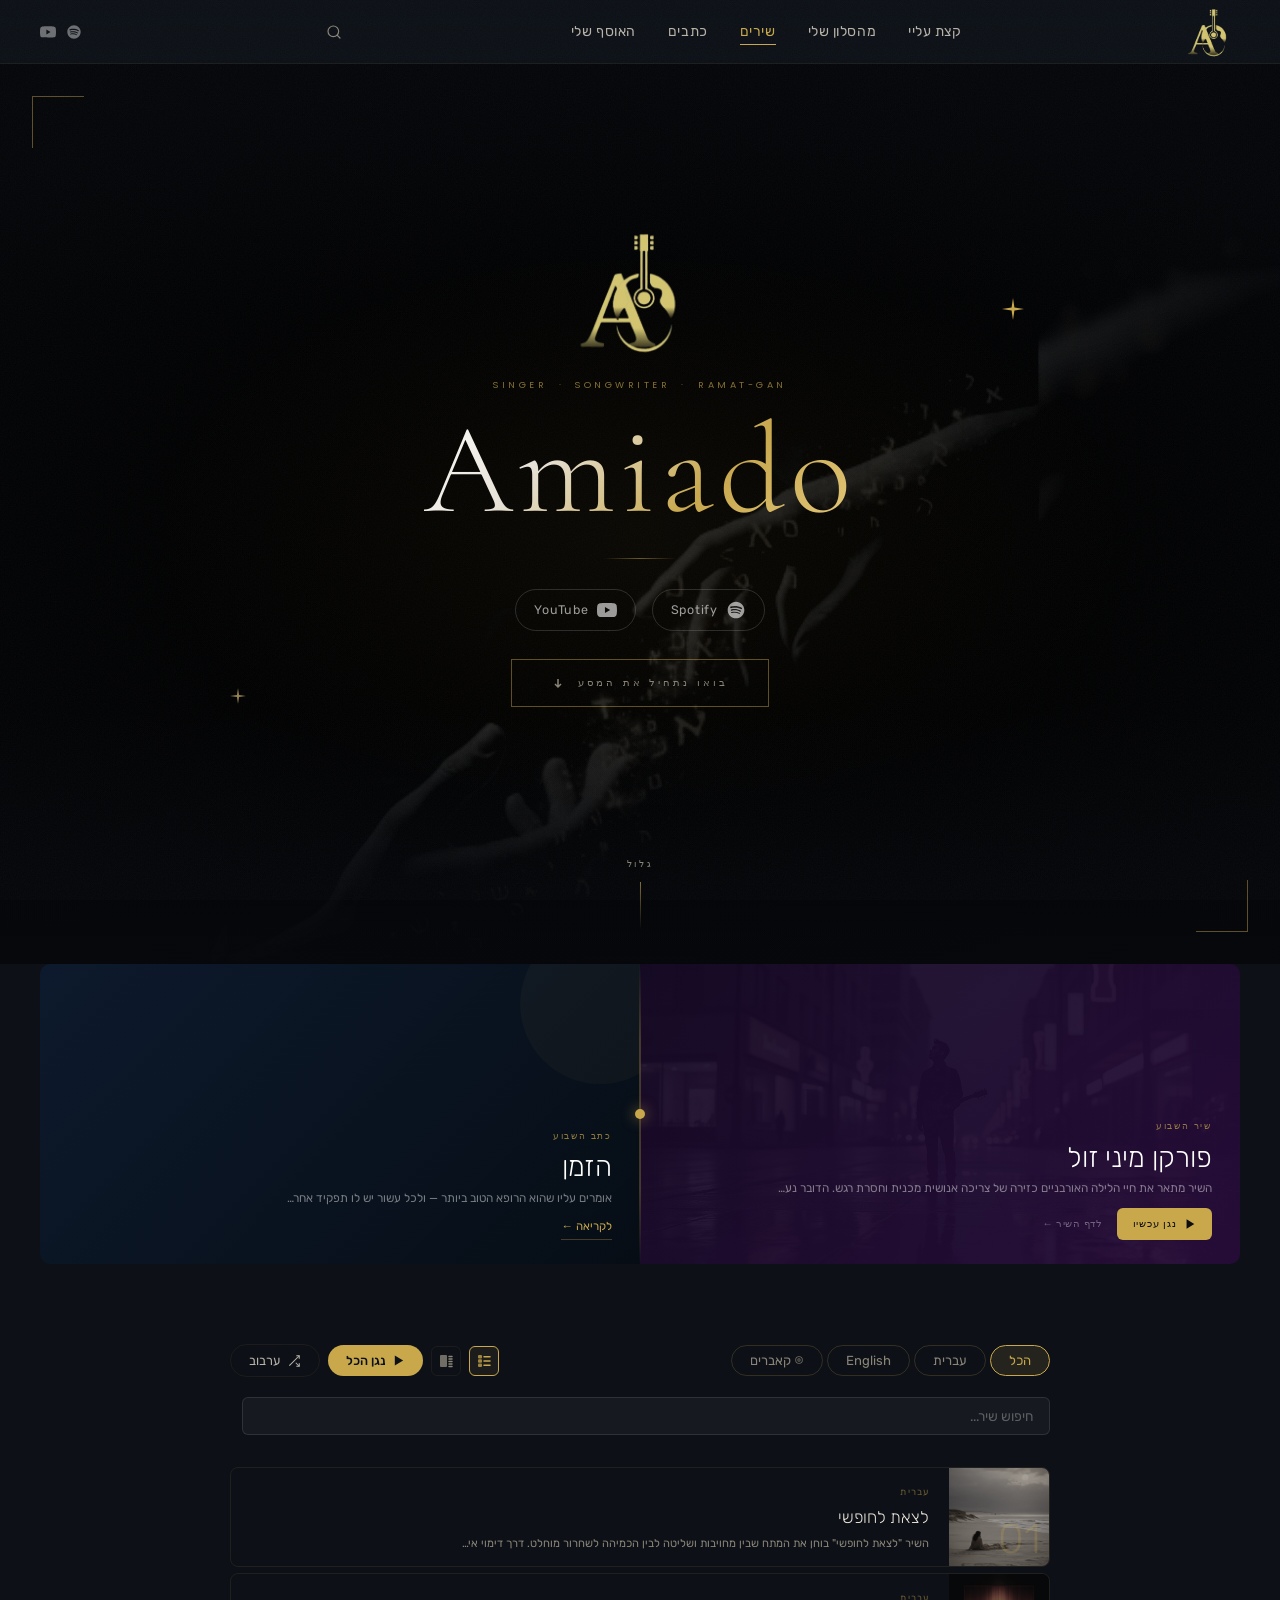
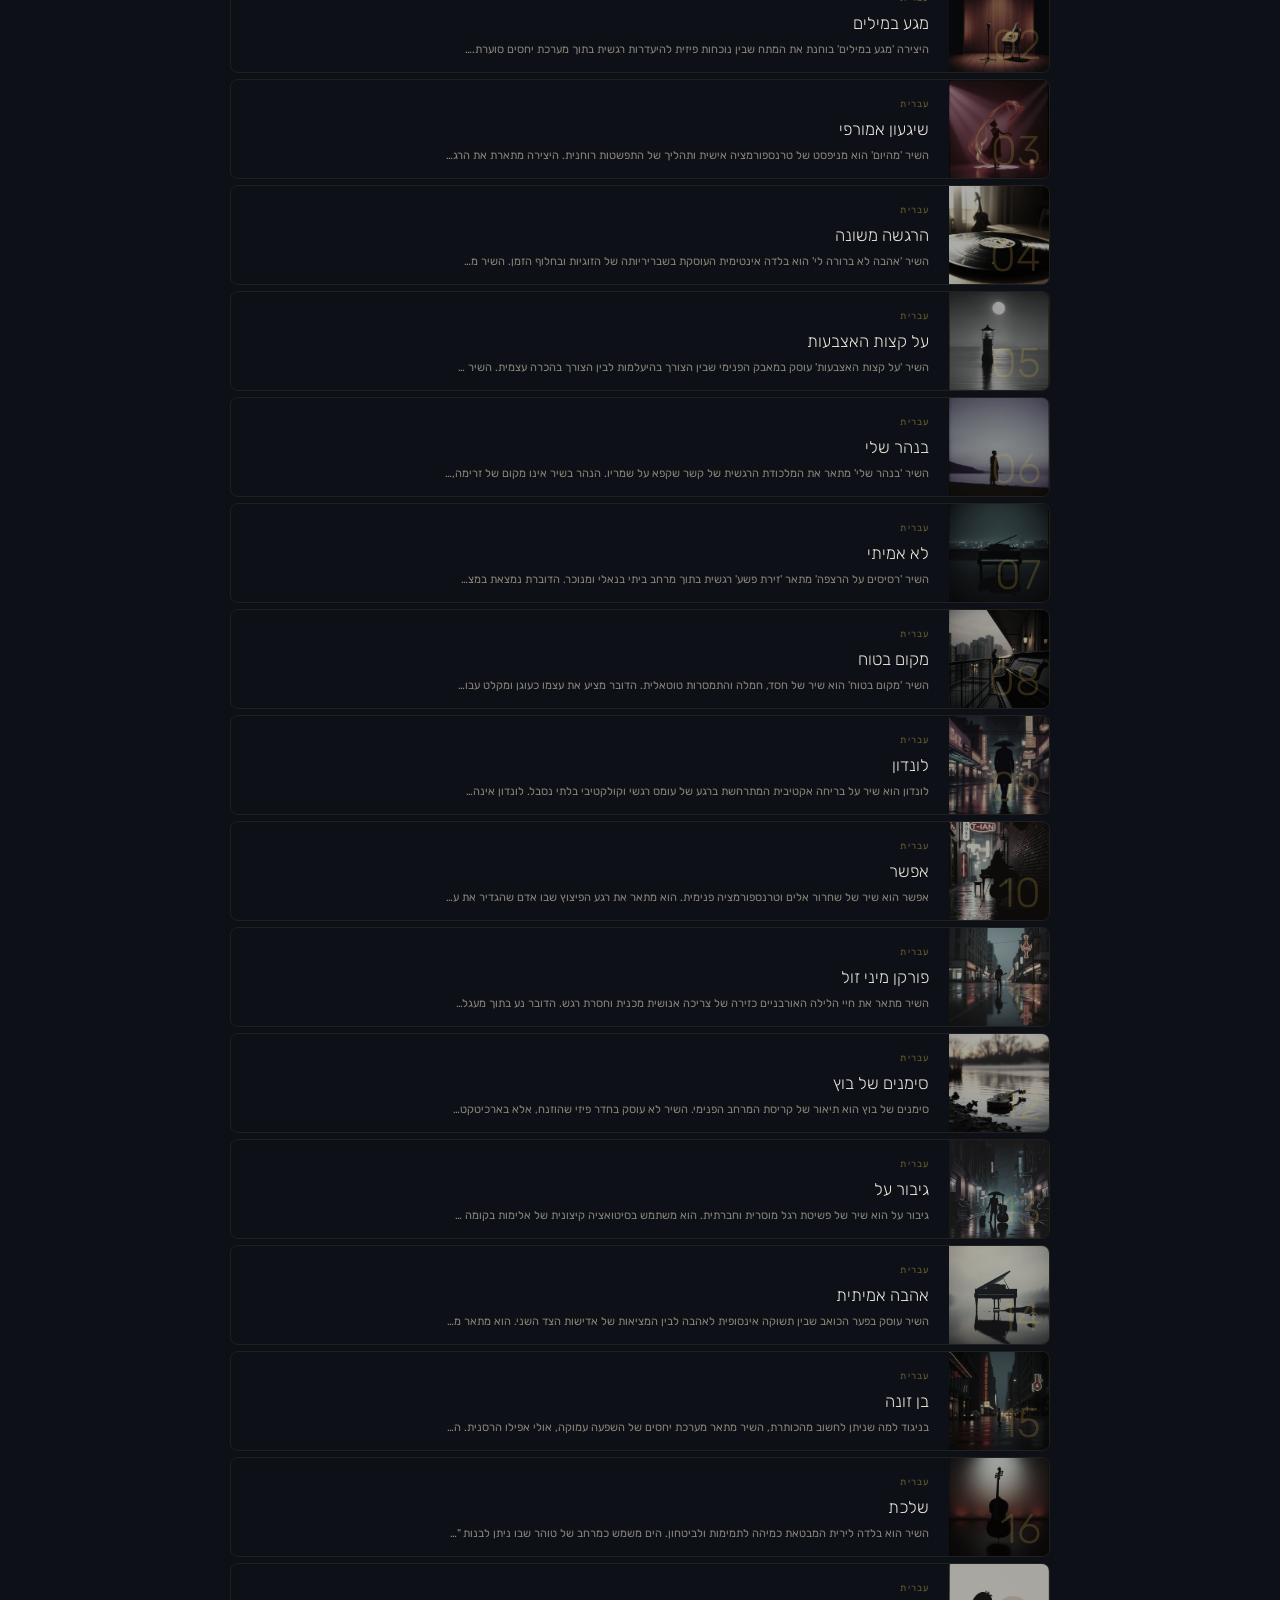
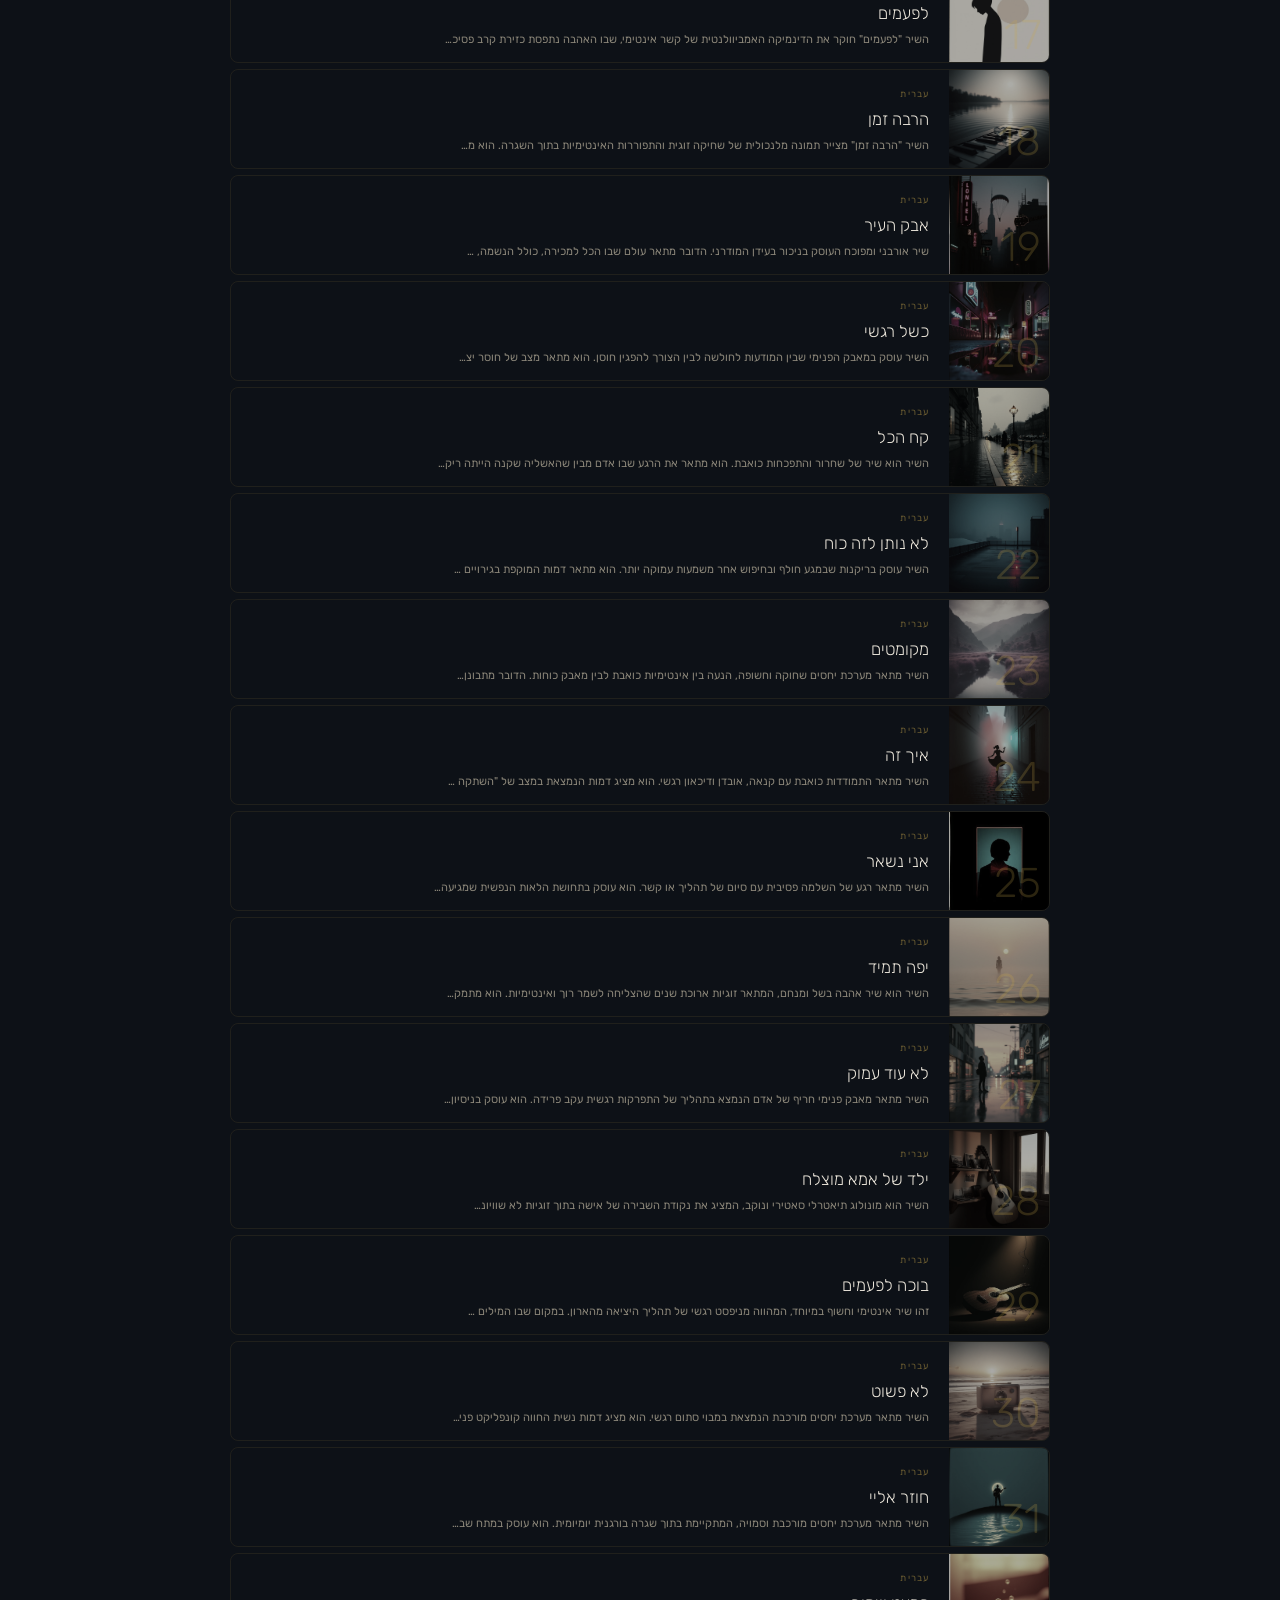
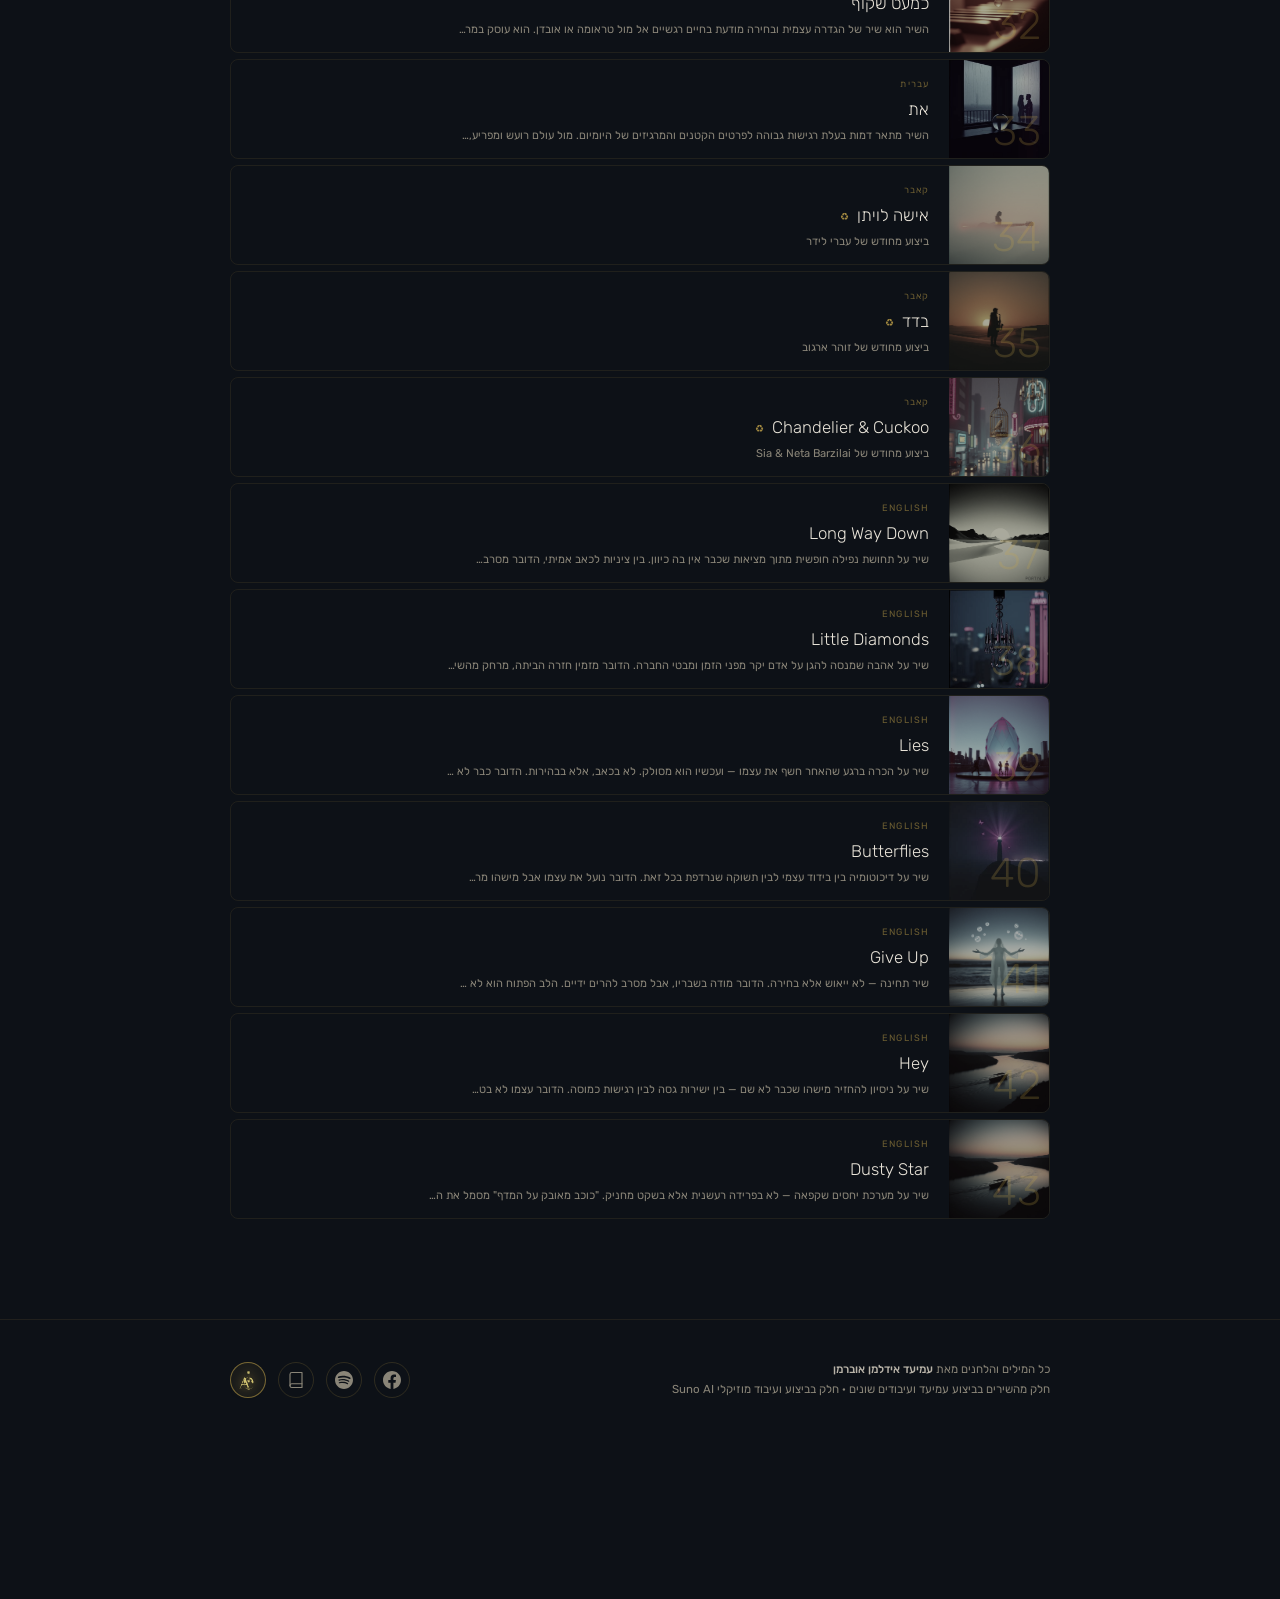
<file: amiado/index.html>
<!DOCTYPE html>
<html lang="he" dir="rtl">
<head>
  <meta charset="UTF-8">
  <meta name="viewport" content="width=device-width, initial-scale=1.0">
  <meta name="theme-color" content="#0d1117">
  <meta name="mobile-web-app-capable" content="yes">
  <meta name="apple-mobile-web-app-capable" content="yes">
  <meta name="apple-mobile-web-app-status-bar-style" content="black-translucent">
  <meta name="apple-mobile-web-app-title" content="amiado">
  <link rel="apple-touch-icon" href="aologo.svg">
  <link rel="manifest" href="manifest.json">
  <link rel="icon" href="favicon.svg" type="image/svg+xml">
  <title>Amiado</title>
  <meta property="og:title" content="Amiado">
  <meta property="og:description" content="Singer · Songwriter · Ramat-Gan">
  <meta property="og:image" content="https://amiado.vercel.app/OG.jpg">
  <meta property="og:url" content="https://amiado.vercel.app/">
  <meta property="og:type" content="website">
  <meta name="twitter:card" content="summary_large_image">
  <meta name="twitter:image" content="https://amiado.vercel.app/OG.jpg">
  <link rel="preconnect" href="https://fonts.googleapis.com">
  <link rel="preconnect" href="https://fonts.gstatic.com" crossorigin>
  <link href="https://fonts.googleapis.com/css2?family=Cormorant+Garamond:ital,wght@0,300;0,400;0,600;1,300;1,400&family=Poppins:wght@300;400;500&family=Rubik:wght@300;400;500;700&display=swap" rel="stylesheet">
  <link rel="stylesheet" href="style.css?v=20260322b">
</head>
<body>
  <div class="grain" aria-hidden="true"></div>

  <nav id="nav">
    <a href="#/" class="nav-logo"><img src="aologo.svg" alt="amiado" class="nav-logo-img"></a>
    <div class="nav-links">
      <a href="#/bio" class="nav-link" data-route="bio">קצת עליי</a>
      <a href="#/moments" class="nav-link" data-route="moments">מהסלון שלי</a>
      <a href="#/" class="nav-link" data-route="home">שירים</a>
      <a href="#/writings" class="nav-link" data-route="writings">כתבים</a>
      <a href="#/collection" class="nav-link" data-route="collection">האוסף שלי</a>
    </div>
    <button class="nav-search-btn" id="navSearchBtn" title="חיפוש">
      <svg width="16" height="16" viewBox="0 0 24 24" fill="none" stroke="currentColor" stroke-width="1.8" stroke-linecap="round"><circle cx="11" cy="11" r="8"/><line x1="21" y1="21" x2="16.65" y2="16.65"/></svg>
    </button>
    <div class="nav-socials">
      <a href="https://open.spotify.com/artist/7402OgTntEjhGoKYp8rWCO?si=G20H4d8YR8ulstT4EiOsBg" target="_blank" rel="noopener" class="nav-social-link" title="Spotify" aria-label="Spotify">
        <svg width="16" height="16" viewBox="0 0 24 24" fill="currentColor"><path d="M12 2C6.477 2 2 6.477 2 12s4.477 10 10 10 10-4.477 10-10S17.523 2 12 2zm4.586 14.424a.623.623 0 0 1-.857.207c-2.348-1.435-5.304-1.76-8.785-.964a.623.623 0 1 1-.277-1.215c3.809-.87 7.076-.496 9.712 1.115a.623.623 0 0 1 .207.857zm1.223-2.722a.78.78 0 0 1-1.072.257c-2.687-1.652-6.785-2.13-9.965-1.166a.78.78 0 0 1-.43-1.497c3.633-1.043 8.157-.537 11.209 1.334a.78.78 0 0 1 .258 1.072zm.105-2.835C14.692 8.95 9.375 8.775 6.297 9.71a.937.937 0 1 1-.543-1.794c3.527-1.07 9.385-.862 13.088 1.329a.937.937 0 0 1-.928 1.622z"/></svg>
      </a>
      <a href="https://youtube.com/playlist?list=OLAK5uy_k_cZHO-Y21KtnXFcPKasixJgAzXjrcfzM&si=0nzcg_vjlUqUN7Cg" target="_blank" rel="noopener" class="nav-social-link" title="YouTube" aria-label="YouTube">
        <svg width="16" height="16" viewBox="0 0 24 24" fill="currentColor"><path d="M23.498 6.186a3.016 3.016 0 0 0-2.122-2.136C19.505 3.545 12 3.545 12 3.545s-7.505 0-9.377.505A3.017 3.017 0 0 0 .502 6.186C0 8.07 0 12 0 12s0 3.93.502 5.814a3.016 3.016 0 0 0 2.122 2.136c1.871.505 9.376.505 9.376.505s7.505 0 9.377-.505a3.015 3.015 0 0 0 2.122-2.136C24 15.93 24 12 24 12s0-3.93-.502-5.814zM9.545 15.568V8.432L15.818 12l-6.273 3.568z"/></svg>
      </a>
    </div>
  </nav>

  <div class="global-search-overlay" id="globalSearchOverlay">
    <div class="gso-backdrop" id="gsoBackdrop"></div>
    <div class="gso-box">
      <div class="gso-input-wrap">
        <svg class="gso-icon" width="16" height="16" viewBox="0 0 24 24" fill="none" stroke="currentColor" stroke-width="1.8" stroke-linecap="round"><circle cx="11" cy="11" r="8"/><line x1="21" y1="21" x2="16.65" y2="16.65"/></svg>
        <input type="text" class="gso-input" id="gsoInput" placeholder="חיפוש שיר..." dir="rtl" autocomplete="off">
        <button class="gso-close" id="gsoClose">✕</button>
      </div>
      <div class="gso-results" id="gsoResults"></div>
    </div>
  </div>

  <main id="app" role="main"></main>

  <footer id="player" class="player hidden" aria-label="נגן מוזיקה">
    <div class="player-inner">
      <div class="player-info">
        <div class="player-cover-sm" id="playerCover" aria-hidden="true"></div>
        <div class="player-meta">
          <div class="player-title" id="playerTitle">—</div>
          <div class="player-artist">amiado</div>
        </div>
      </div>
      <div class="player-center">
        <canvas id="vizCanvas" class="player-viz" aria-hidden="true"></canvas>
        <div class="player-controls">
          <button class="player-btn" id="prevBtn" title="הקודם" aria-label="שיר קודם">
            <svg width="16" height="16" viewBox="0 0 16 16" fill="currentColor"><path d="M11.5 2h1.5v12h-1.5V2zM2.5 3.36L9.5 8l-7 4.64V3.36z"/></svg>
          </button>
          <button class="player-btn player-play-btn" id="playBtn" title="נגן/עצור" aria-label="נגן">
            <svg id="playIcon" width="18" height="18" viewBox="0 0 18 18" fill="currentColor"><path d="M4 2.5v13l11-6.5z"/></svg>
            <svg id="pauseIcon" width="18" height="18" viewBox="0 0 18 18" fill="currentColor" style="display:none"><rect x="4" y="2" width="4" height="14"/><rect x="10" y="2" width="4" height="14"/></svg>
          </button>
          <button class="player-btn" id="nextBtn" title="הבא" aria-label="שיר הבא">
            <svg width="16" height="16" viewBox="0 0 16 16" fill="currentColor"><path d="M3 2h1.5v12H3V2zm10.5 1.36v9.28L6.5 8l7-4.64z"/></svg>
          </button>
        </div>
        <div class="player-progress-wrap">
          <span class="player-time" id="currentTime">0:00</span>
          <div class="player-bar" id="playerBar" role="progressbar" aria-label="התקדמות שיר">
            <div class="player-bar-fill" id="playerFill"></div>
          </div>
          <span class="player-time" id="totalTime">0:00</span>
        </div>
      </div>
      <div class="player-volume">
        <svg width="16" height="16" viewBox="0 0 16 16" fill="currentColor" aria-hidden="true">
          <path d="M8 1L4 5H1v6h3l4 4V1zM11.5 4.5a5 5 0 010 7M13.5 2.5a8 8 0 010 11"/>
        </svg>
        <input type="range" id="volumeSlider" min="0" max="1" step="0.02" value="0.8" aria-label="עוצמת שמע">
      </div>
    </div>
  </footer>

  <footer class="site-footer">
    <div class="site-footer-inner">
      <div class="site-footer-text">
        <p>כל המילים והלחנים מאת <strong>עמיעד אידלמן אוברמן</strong></p>
        <p>חלק מהשירים בביצוע עמיעד ועיבודים שונים · חלק בביצוע ועיבוד מוזיקלי Suno AI</p>
      </div>
      <div class="site-footer-socials">
        <a href="https://www.facebook.com/amiad.oberman.9/" target="_blank" rel="noopener" class="site-footer-social" title="Facebook">
          <svg width="18" height="18" viewBox="0 0 24 24" fill="currentColor"><path d="M24 12.073c0-6.627-5.373-12-12-12s-12 5.373-12 12c0 5.99 4.388 10.954 10.125 11.854v-8.385H7.078v-3.47h3.047V9.43c0-3.007 1.792-4.669 4.533-4.669 1.312 0 2.686.235 2.686.235v2.953H15.83c-1.491 0-1.956.925-1.956 1.874v2.25h3.328l-.532 3.47h-2.796v8.385C19.612 23.027 24 18.062 24 12.073z"/></svg>
        </a>
        <a href="https://open.spotify.com/artist/7402OgTntEjhGoKYp8rWCO?si=G20H4d8YR8ulstT4EiOsBg" target="_blank" rel="noopener" class="site-footer-social" title="Spotify">
          <svg width="18" height="18" viewBox="0 0 24 24" fill="currentColor"><path d="M12 0C5.4 0 0 5.4 0 12s5.4 12 12 12 12-5.4 12-12S18.66 0 12 0zm5.521 17.34c-.24.359-.66.48-1.021.24-2.82-1.74-6.36-2.101-10.561-1.141-.418.122-.779-.179-.899-.539-.12-.421.18-.78.54-.9 4.56-1.021 8.52-.6 11.64 1.32.42.18.479.659.301 1.02zm1.44-3.3c-.301.42-.841.6-1.262.3-3.239-1.98-8.159-2.58-11.939-1.38-.479.12-1.02-.12-1.14-.6-.12-.48.12-1.021.6-1.141C9.6 9.9 15 10.561 18.72 12.84c.361.181.54.78.241 1.2zm.12-3.36C15.24 8.4 8.82 8.16 5.16 9.301c-.6.179-1.2-.181-1.38-.721-.18-.601.18-1.2.72-1.381 4.26-1.26 11.28-1.02 15.721 1.621.539.3.719 1.02.419 1.56-.299.421-1.02.599-1.559.3z"/></svg>
        </a>
        <a href="#/book" class="site-footer-social" title="ספר השירים הדיגיטלי">
          <svg width="18" height="18" viewBox="0 0 24 24" fill="none" stroke="currentColor" stroke-width="1.5" stroke-linecap="round" stroke-linejoin="round"><path d="M4 19.5A2.5 2.5 0 0 1 6.5 17H20"/><path d="M6.5 2H20v20H6.5A2.5 2.5 0 0 1 4 19.5v-15A2.5 2.5 0 0 1 6.5 2z"/></svg>
        </a>
        <a href="#/" class="site-footer-social site-footer-logo-icon" title="amiado">
          <img src="aologo.svg" alt="amiado" class="site-footer-logo-img">
        </a>
      </div>
    </div>
  </footer>

  <audio id="audioEl" preload="metadata"></audio>

  <script src="app.js?v=20260323"></script>
  <script>
    if ('serviceWorker' in navigator) {
      window.addEventListener('load', () => {
        navigator.serviceWorker.register('./sw.js');
      });
    }
  </script>
</body>
</html>
</file>
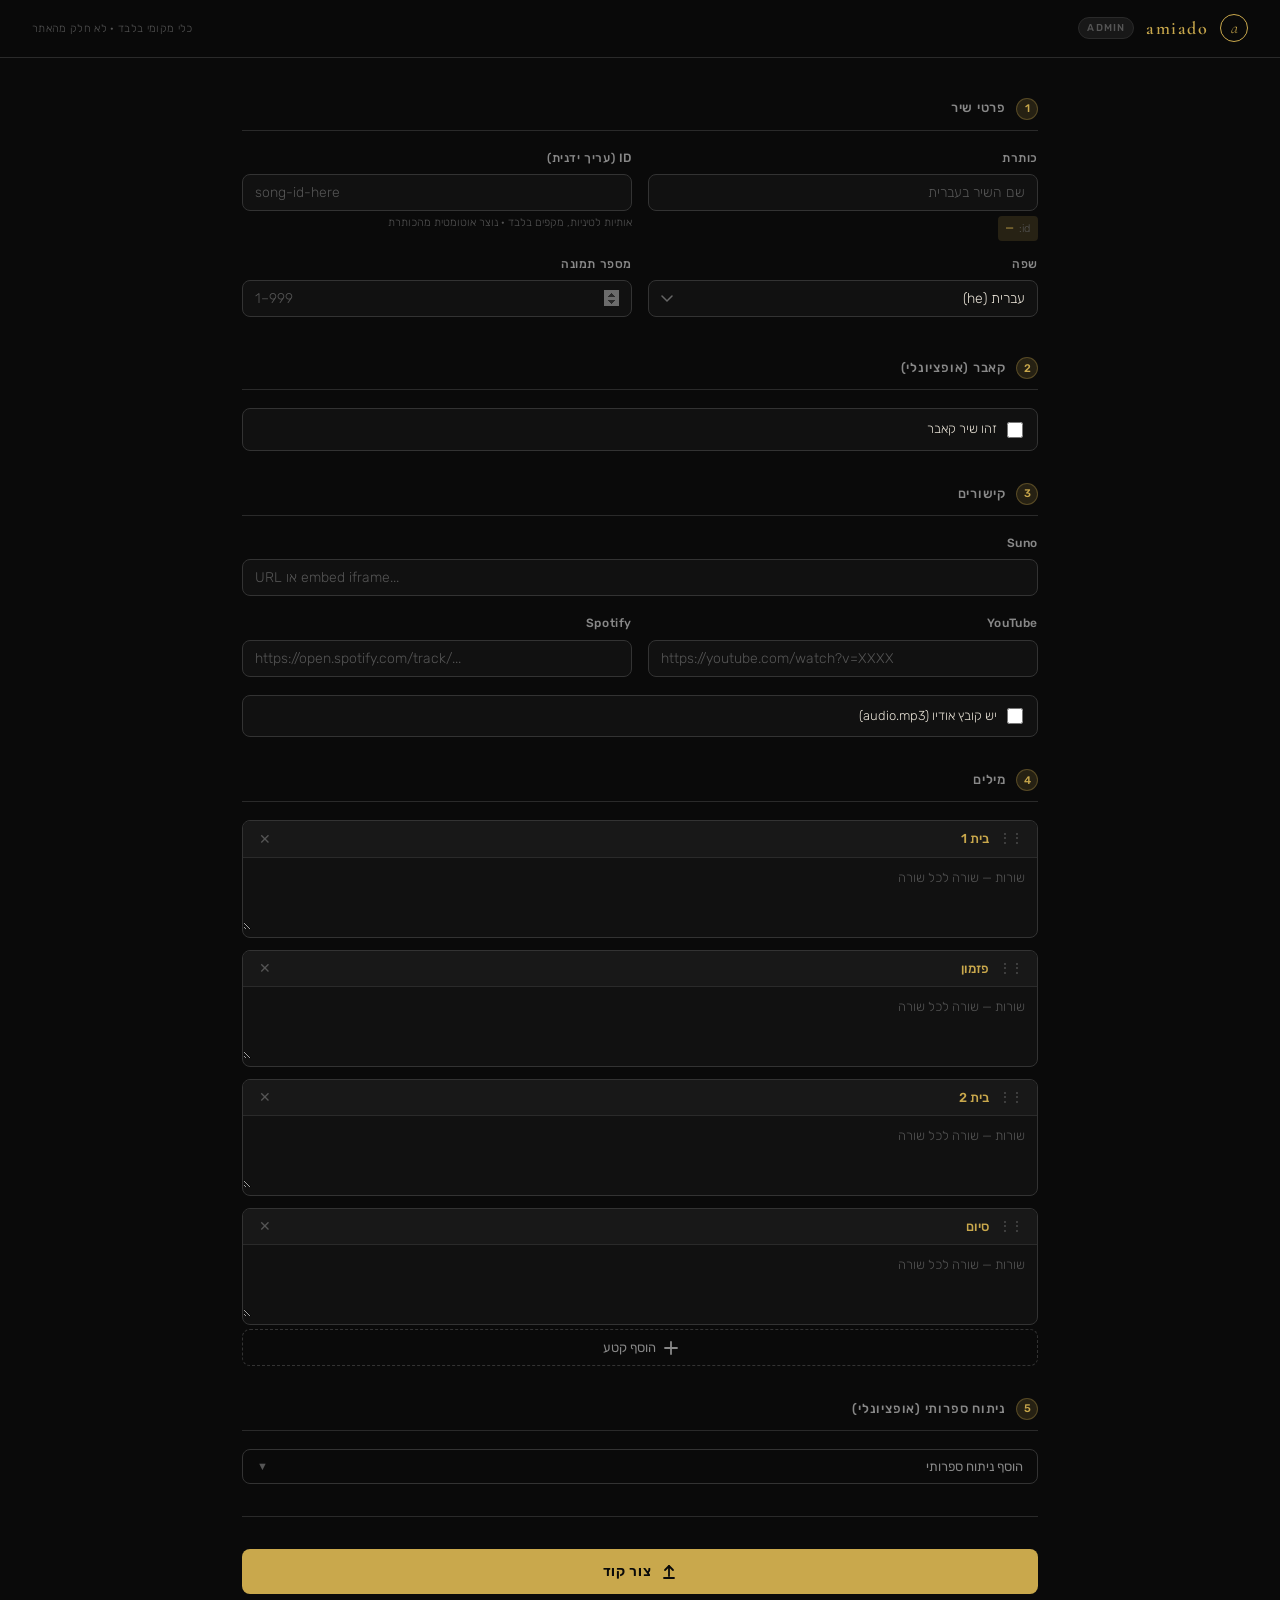
<file: admin-tool.html>
<!DOCTYPE html>
<html lang="he" dir="rtl">
<head>
<meta charset="UTF-8">
<meta name="viewport" content="width=device-width, initial-scale=1.0">
<title>amiado · admin</title>
<link rel="preconnect" href="https://fonts.googleapis.com">
<link rel="preconnect" href="https://fonts.gstatic.com" crossorigin>
<link href="https://fonts.googleapis.com/css2?family=Rubik:wght@300;400;500;600&family=Cormorant+Garamond:ital,wght@0,400;0,600;1,400&family=JetBrains+Mono:wght@400;500&display=swap" rel="stylesheet">
<style>
  *, *::before, *::after { box-sizing: border-box; margin: 0; padding: 0; }

  :root {
    --bg:        #0a0a0a;
    --bg2:       #111111;
    --bg3:       #181818;
    --border:    #2a2a2a;
    --border2:   #333;
    --gold:      #c9a84c;
    --gold-dim:  rgba(201,168,76,0.15);
    --gold-glow: rgba(201,168,76,0.08);
    --text:      #e8e2d6;
    --text-dim:  #888;
    --text-faint:#555;
    --green:     #4caf7a;
    --red:       #e05555;
    --radius:    8px;
  }

  html { font-size: 15px; }

  body {
    background: var(--bg);
    color: var(--text);
    font-family: 'Rubik', sans-serif;
    font-weight: 300;
    min-height: 100vh;
    line-height: 1.6;
  }

  /* HEADER */
  .admin-header {
    position: sticky;
    top: 0;
    z-index: 100;
    background: rgba(10,10,10,0.95);
    backdrop-filter: blur(12px);
    border-bottom: 1px solid var(--border);
    padding: 14px 32px;
    display: flex;
    align-items: center;
    justify-content: space-between;
    gap: 16px;
  }
  .admin-header-brand {
    display: flex;
    align-items: center;
    gap: 12px;
  }
  .admin-header-logo {
    width: 28px;
    height: 28px;
    border-radius: 50%;
    border: 1px solid var(--gold);
    display: flex;
    align-items: center;
    justify-content: center;
    font-family: 'Cormorant Garamond', serif;
    font-size: 16px;
    color: var(--gold);
    font-style: italic;
  }
  .admin-header-title {
    font-family: 'Cormorant Garamond', serif;
    font-size: 18px;
    font-weight: 600;
    letter-spacing: 0.08em;
    color: var(--gold);
  }
  .admin-header-badge {
    font-size: 10px;
    font-weight: 500;
    letter-spacing: 0.12em;
    text-transform: uppercase;
    color: var(--text-faint);
    background: var(--bg3);
    border: 1px solid var(--border);
    padding: 2px 8px;
    border-radius: 20px;
  }
  .admin-header-note {
    font-size: 11px;
    color: var(--text-faint);
    letter-spacing: 0.03em;
  }

  /* LAYOUT */
  .admin-body {
    max-width: 860px;
    margin: 0 auto;
    padding: 40px 32px 80px;
  }

  /* SECTION */
  .form-section {
    margin-bottom: 32px;
  }
  .section-heading {
    display: flex;
    align-items: center;
    gap: 10px;
    margin-bottom: 18px;
    padding-bottom: 10px;
    border-bottom: 1px solid var(--border);
  }
  .section-heading-num {
    width: 22px;
    height: 22px;
    border-radius: 50%;
    background: var(--gold-dim);
    border: 1px solid rgba(201,168,76,0.3);
    display: flex;
    align-items: center;
    justify-content: center;
    font-size: 11px;
    font-weight: 500;
    color: var(--gold);
    flex-shrink: 0;
  }
  .section-heading-text {
    font-size: 13px;
    font-weight: 500;
    letter-spacing: 0.06em;
    text-transform: uppercase;
    color: var(--text-dim);
  }

  /* FORM */
  .form-row { display: flex; gap: 16px; margin-bottom: 14px; }
  .form-col { flex: 1; min-width: 0; }

  .field-label {
    display: block;
    font-size: 12px;
    font-weight: 500;
    letter-spacing: 0.05em;
    color: var(--text-dim);
    margin-bottom: 6px;
  }
  .field-hint {
    font-size: 11px;
    color: var(--text-faint);
    margin-top: 4px;
    line-height: 1.4;
  }

  input[type="text"],
  input[type="number"],
  select,
  textarea {
    width: 100%;
    background: var(--bg2);
    border: 1px solid var(--border2);
    border-radius: var(--radius);
    color: var(--text);
    font-family: 'Rubik', sans-serif;
    font-size: 14px;
    font-weight: 300;
    padding: 9px 12px;
    transition: border-color 0.2s, box-shadow 0.2s;
    outline: none;
    appearance: none;
  }
  input[type="text"]:focus,
  input[type="number"]:focus,
  select:focus,
  textarea:focus {
    border-color: var(--gold);
    box-shadow: 0 0 0 3px var(--gold-glow);
  }
  input::placeholder, textarea::placeholder { color: var(--text-faint); }

  select {
    cursor: pointer;
    background-image: url("data:image/svg+xml,%3Csvg xmlns='http://www.w3.org/2000/svg' width='12' height='8' viewBox='0 0 12 8'%3E%3Cpath d='M1 1l5 5 5-5' stroke='%23666' stroke-width='1.5' fill='none' stroke-linecap='round'/%3E%3C/svg%3E");
    background-repeat: no-repeat;
    background-position: left 12px center;
    padding-left: 32px;
  }

  textarea { resize: vertical; min-height: 80px; line-height: 1.5; }

  .id-preview {
    display: inline-flex;
    align-items: center;
    gap: 6px;
    font-family: 'JetBrains Mono', monospace;
    font-size: 12px;
    color: var(--gold);
    background: var(--gold-dim);
    padding: 3px 8px;
    border-radius: 4px;
    margin-top: 5px;
  }
  .id-preview-label { color: var(--text-faint); font-family: 'Rubik', sans-serif; font-size: 11px; }

  /* CHECKBOX */
  .checkbox-row {
    display: flex;
    align-items: center;
    gap: 10px;
    padding: 10px 14px;
    background: var(--bg2);
    border: 1px solid var(--border2);
    border-radius: var(--radius);
    cursor: pointer;
    transition: border-color 0.2s;
    user-select: none;
  }
  .checkbox-row input[type="checkbox"] {
    width: 16px;
    height: 16px;
    accent-color: var(--gold);
    cursor: pointer;
    flex-shrink: 0;
  }
  .checkbox-label { font-size: 13px; }
  .audio-path-preview {
    font-family: 'JetBrains Mono', monospace;
    font-size: 11px;
    color: var(--gold);
    margin-top: 5px;
    display: none;
  }
  .audio-path-preview.visible { display: block; }

  /* COVER FIELDS */
  .cover-fields {
    display: none;
    flex-direction: column;
    gap: 14px;
    margin-top: 14px;
    padding: 14px;
    background: var(--bg3);
    border: 1px solid var(--border);
    border-radius: var(--radius);
  }
  .cover-fields.visible { display: flex; }

  /* LYRICS */
  .lyrics-sections { display: flex; flex-direction: column; gap: 12px; }
  .lyric-block {
    background: var(--bg2);
    border: 1px solid var(--border2);
    border-radius: var(--radius);
    overflow: hidden;
    transition: border-color 0.2s;
  }
  .lyric-block:focus-within { border-color: rgba(201,168,76,0.4); }
  .lyric-block-header {
    display: flex;
    align-items: center;
    gap: 8px;
    padding: 8px 12px;
    background: var(--bg3);
    border-bottom: 1px solid var(--border);
  }
  .lyric-block-header input {
    background: transparent;
    border: none;
    border-radius: 0;
    padding: 2px 0;
    font-size: 13px;
    font-weight: 500;
    color: var(--gold);
    flex: 1;
    box-shadow: none !important;
  }
  .lyric-block-header input:focus { outline: none; }
  .lyric-block-drag {
    color: var(--text-faint);
    cursor: grab;
    font-size: 12px;
    padding: 0 2px;
  }
  .lyric-block-remove {
    background: none;
    border: none;
    color: var(--text-faint);
    cursor: pointer;
    font-size: 14px;
    line-height: 1;
    padding: 2px 4px;
    border-radius: 4px;
    transition: color 0.15s, background 0.15s;
    margin-right: auto;
  }
  .lyric-block-remove:hover { color: var(--red); background: rgba(224,85,85,0.1); }
  .lyric-block textarea {
    background: transparent;
    border: none;
    border-radius: 0;
    padding: 10px 12px;
    font-size: 13px;
    box-shadow: none !important;
    min-height: 72px;
  }
  .lyric-block textarea:focus { outline: none; }

  .add-section-btn {
    display: flex;
    align-items: center;
    gap: 8px;
    background: transparent;
    border: 1px dashed var(--border2);
    border-radius: var(--radius);
    color: var(--text-dim);
    font-family: 'Rubik', sans-serif;
    font-size: 13px;
    font-weight: 400;
    padding: 10px 16px;
    cursor: pointer;
    width: 100%;
    text-align: center;
    justify-content: center;
    transition: border-color 0.2s, color 0.2s;
    margin-top: 4px;
  }
  .add-section-btn:hover { border-color: var(--gold); color: var(--gold); }

  /* ANALYSIS */
  .analysis-toggle {
    display: flex;
    align-items: center;
    gap: 8px;
    background: none;
    border: 1px solid var(--border2);
    border-radius: var(--radius);
    color: var(--text-dim);
    font-family: 'Rubik', sans-serif;
    font-size: 13px;
    padding: 9px 14px;
    cursor: pointer;
    width: 100%;
    text-align: right;
    transition: border-color 0.2s, color 0.2s;
    justify-content: space-between;
  }
  .analysis-toggle:hover { border-color: rgba(201,168,76,0.4); color: var(--text); }
  .analysis-toggle .toggle-arrow {
    transition: transform 0.25s;
    color: var(--text-faint);
    font-size: 11px;
  }
  .analysis-toggle.open .toggle-arrow { transform: rotate(180deg); }
  .analysis-content {
    display: none;
    flex-direction: column;
    gap: 12px;
    margin-top: 12px;
  }
  .analysis-content.visible { display: flex; }

  /* GENERATE BTN */
  .generate-btn {
    width: 100%;
    padding: 14px 24px;
    background: var(--gold);
    color: #0a0a0a;
    font-family: 'Rubik', sans-serif;
    font-size: 14px;
    font-weight: 600;
    letter-spacing: 0.05em;
    border: none;
    border-radius: var(--radius);
    cursor: pointer;
    transition: background 0.2s, transform 0.1s, box-shadow 0.2s;
    display: flex;
    align-items: center;
    justify-content: center;
    gap: 10px;
  }
  .generate-btn:hover {
    background: #d4b45a;
    box-shadow: 0 4px 20px rgba(201,168,76,0.3);
  }
  .generate-btn:active { transform: scale(0.99); }

  /* OUTPUT */
  .output-section {
    margin-top: 32px;
    display: none;
  }
  .output-section.visible { display: block; }
  .output-header {
    display: flex;
    align-items: center;
    justify-content: space-between;
    margin-bottom: 0;
    gap: 12px;
    padding-bottom: 10px;
    border-bottom: 1px solid var(--border);
  }
  .output-header-label {
    font-size: 12px;
    font-weight: 500;
    letter-spacing: 0.06em;
    text-transform: uppercase;
    color: var(--text-dim);
  }
  .copy-btn {
    display: flex;
    align-items: center;
    gap: 6px;
    background: var(--bg3);
    border: 1px solid var(--border2);
    border-radius: 6px;
    color: var(--text-dim);
    font-family: 'Rubik', sans-serif;
    font-size: 12px;
    font-weight: 400;
    padding: 6px 12px;
    cursor: pointer;
    transition: border-color 0.2s, color 0.2s, background 0.2s;
  }
  .copy-btn:hover { border-color: var(--gold); color: var(--gold); background: var(--gold-dim); }
  .copy-btn.copied { border-color: var(--green); color: var(--green); background: rgba(76,175,122,0.1); }

  pre {
    background: var(--bg2);
    border: 1px solid var(--border2);
    border-top: none;
    border-radius: 0 0 var(--radius) var(--radius);
    padding: 20px;
    overflow-x: auto;
    font-family: 'JetBrains Mono', monospace;
    font-size: 12.5px;
    line-height: 1.65;
    color: #c9d1d9;
    white-space: pre;
  }
  .tok-key    { color: #79c0ff; }
  .tok-str    { color: #a5d6ff; }
  .tok-str-he { color: #e8d5a3; }
  .tok-comment{ color: #484f58; font-style: italic; }
  .tok-punct  { color: #8b949e; }

  /* TOAST */
  .toast {
    position: fixed;
    bottom: 32px;
    left: 50%;
    transform: translateX(-50%) translateY(20px);
    background: var(--green);
    color: #0a0a0a;
    font-family: 'Rubik', sans-serif;
    font-size: 13px;
    font-weight: 500;
    padding: 10px 22px;
    border-radius: 30px;
    pointer-events: none;
    opacity: 0;
    transition: opacity 0.2s, transform 0.2s;
    z-index: 9999;
    white-space: nowrap;
  }
  .toast.show { opacity: 1; transform: translateX(-50%) translateY(0); }

  /* IMAGE PREVIEW */
  .img-preview-row {
    display: flex;
    align-items: center;
    gap: 12px;
    margin-top: 8px;
  }
  .img-preview-thumb {
    width: 48px;
    height: 48px;
    border-radius: 6px;
    object-fit: cover;
    border: 1px solid var(--border2);
    display: none;
    background: var(--bg3);
  }
  .img-preview-path {
    font-family: 'JetBrains Mono', monospace;
    font-size: 11px;
    color: var(--text-faint);
  }

  input[type="number"] { -moz-appearance: textfield; }
  input[type="number"]::-webkit-inner-spin-button,
  input[type="number"]::-webkit-outer-spin-button { opacity: 0.4; }

  .divider {
    border: none;
    border-top: 1px solid var(--border);
    margin: 32px 0;
  }

  @media (max-width: 640px) {
    .admin-body { padding: 24px 16px 80px; }
    .admin-header { padding: 12px 16px; }
    .form-row { flex-direction: column; }
    .admin-header-note { display: none; }
  }
</style>
</head>
<body>

<header class="admin-header">
  <div class="admin-header-brand">
    <div class="admin-header-logo">a</div>
    <span class="admin-header-title">amiado</span>
    <span class="admin-header-badge">admin</span>
  </div>
  <span class="admin-header-note">כלי מקומי בלבד · לא חלק מהאתר</span>
</header>

<div class="admin-body">

  <!-- 1 פרטי שיר -->
  <div class="form-section">
    <div class="section-heading">
      <div class="section-heading-num">1</div>
      <span class="section-heading-text">פרטי שיר</span>
    </div>

    <div class="form-row">
      <div class="form-col">
        <label class="field-label" for="songTitle">כותרת</label>
        <input type="text" id="songTitle" placeholder="שם השיר בעברית" dir="rtl">
        <div class="id-preview">
          <span class="id-preview-label">id:</span>
          <span id="idPreviewVal">—</span>
        </div>
      </div>
      <div class="form-col">
        <label class="field-label" for="songId">ID (עריך ידנית)</label>
        <input type="text" id="songId" placeholder="song-id-here" dir="ltr">
        <div class="field-hint">אותיות לטיניות, מקפים בלבד · נוצר אוטומטית מהכותרת</div>
      </div>
    </div>

    <div class="form-row">
      <div class="form-col">
        <label class="field-label" for="songLang">שפה</label>
        <select id="songLang">
          <option value="he">עברית (he)</option>
          <option value="en">English (en)</option>
          <option value="es">Español (es)</option>
        </select>
      </div>
      <div class="form-col">
        <label class="field-label" for="imgNum">מספר תמונה</label>
        <input type="number" id="imgNum" min="1" max="999" placeholder="1–999" dir="ltr">
        <div class="img-preview-row">
          <img id="imgThumb" class="img-preview-thumb" alt="preview">
          <span class="img-preview-path" id="imgPath"></span>
        </div>
      </div>
    </div>
  </div>

  <!-- 2 קאבר -->
  <div class="form-section">
    <div class="section-heading">
      <div class="section-heading-num">2</div>
      <span class="section-heading-text">קאבר (אופציונלי)</span>
    </div>

    <div class="form-row">
      <div class="form-col">
        <label class="checkbox-row" id="coverCheckLabel">
          <input type="checkbox" id="isCover">
          <span class="checkbox-label">זהו שיר קאבר</span>
        </label>
      </div>
    </div>

    <div class="cover-fields" id="coverFields">
      <div class="form-row" style="margin-bottom:0">
        <div class="form-col">
          <label class="field-label" for="originalArtist">האמן המקורי</label>
          <input type="text" id="originalArtist" placeholder="שם האמן / להקה" dir="rtl">
        </div>
        <div class="form-col">
          <label class="field-label" for="coverCredits">קרדיטים — מילים ולחן</label>
          <input type="text" id="coverCredits" placeholder="מילים: X · לחן: Y" dir="rtl">
        </div>
      </div>
    </div>
  </div>

  <!-- 3 קישורים -->
  <div class="form-section">
    <div class="section-heading">
      <div class="section-heading-num">3</div>
      <span class="section-heading-text">קישורים</span>
    </div>

    <div class="form-row">
      <div class="form-col">
        <label class="field-label" for="sunoLink">Suno</label>
        <input type="text" id="sunoLink" placeholder="URL או embed iframe..." dir="ltr">
        <div class="field-hint" id="sunoIdPreview"></div>
      </div>
    </div>
    <div class="form-row">
      <div class="form-col">
        <label class="field-label" for="youtubeLink">YouTube</label>
        <input type="text" id="youtubeLink" placeholder="https://youtube.com/watch?v=XXXX" dir="ltr">
        <div class="field-hint" id="ytIdPreview"></div>
      </div>
      <div class="form-col">
        <label class="field-label" for="spotifyLink">Spotify</label>
        <input type="text" id="spotifyLink" placeholder="https://open.spotify.com/track/..." dir="ltr">
      </div>
    </div>

    <div class="form-row">
      <div class="form-col">
        <label class="checkbox-row" id="audioCheckLabel">
          <input type="checkbox" id="hasAudio">
          <span class="checkbox-label">יש קובץ אודיו (audio.mp3)</span>
        </label>
        <div class="audio-path-preview" id="audioPathPreview"></div>
      </div>
    </div>
  </div>

  <!-- 4 מילים -->
  <div class="form-section">
    <div class="section-heading">
      <div class="section-heading-num">4</div>
      <span class="section-heading-text">מילים</span>
    </div>

    <div class="lyrics-sections" id="lyricsSections"></div>

    <button class="add-section-btn" id="addSectionBtn" type="button">
      <svg width="14" height="14" viewBox="0 0 14 14" fill="none" stroke="currentColor" stroke-width="1.8" stroke-linecap="round"><line x1="7" y1="1" x2="7" y2="13"/><line x1="1" y1="7" x2="13" y2="7"/></svg>
      הוסף קטע
    </button>
  </div>

  <!-- 5 ניתוח -->
  <div class="form-section">
    <div class="section-heading">
      <div class="section-heading-num">5</div>
      <span class="section-heading-text">ניתוח ספרותי (אופציונלי)</span>
    </div>

    <button class="analysis-toggle" id="analysisToggle" type="button">
      <span>הוסף ניתוח ספרותי</span>
      <span class="toggle-arrow">▼</span>
    </button>

    <div class="analysis-content" id="analysisContent">
      <div>
        <label class="field-label" for="analysisAbstract">abstract — תקציר</label>
        <textarea id="analysisAbstract" dir="rtl" rows="3" placeholder="תקציר קצר של השיר ומשמעותו..."></textarea>
      </div>
      <div>
        <label class="field-label" for="analysisStructural">structural — מבנה</label>
        <textarea id="analysisStructural" dir="rtl" rows="3" placeholder="ניתוח מבני — מוטיבים, חזרות, תבניות..."></textarea>
      </div>
      <div>
        <label class="field-label" for="analysisPsychological">psychological — פסיכולוגי</label>
        <textarea id="analysisPsychological" dir="rtl" rows="3" placeholder="היבטים פסיכולוגיים — רגש, זהות, קונפליקט..."></textarea>
      </div>
      <div>
        <label class="field-label" for="analysisAcademic">academic — אקדמי</label>
        <textarea id="analysisAcademic" dir="rtl" rows="3" placeholder="פרשנות אקדמית — תיאוריה, הקשר תרבותי..."></textarea>
      </div>
    </div>
  </div>

  <hr class="divider">

  <button class="generate-btn" id="generateBtn" type="button">
    <svg width="16" height="16" viewBox="0 0 16 16" fill="none" stroke="currentColor" stroke-width="1.8" stroke-linecap="round" stroke-linejoin="round">
      <polyline points="4,6 8,2 12,6"/><line x1="8" y1="2" x2="8" y2="12"/>
      <line x1="3" y1="14" x2="13" y2="14"/>
    </svg>
    צור קוד
  </button>

  <!-- Output -->
  <div class="output-section" id="outputSection">
    <div class="output-header">
      <span class="output-header-label">קוד מוכן להעתקה</span>
      <button class="copy-btn" id="copyBtn">
        <svg width="13" height="13" viewBox="0 0 16 16" fill="none" stroke="currentColor" stroke-width="1.6" stroke-linecap="round"><rect x="5" y="5" width="9" height="9" rx="1"/><path d="M11 5V3a1 1 0 0 0-1-1H3a1 1 0 0 0-1 1v7a1 1 0 0 0 1 1h2"/></svg>
        העתק הכל
      </button>
    </div>
    <pre id="outputCode"></pre>
  </div>

</div>

<div class="toast" id="toast">הועתק ללוח ✓</div>

<script>
'use strict';

const DEFAULT_SECTIONS = ['בית 1', 'פזמון', 'בית 2', 'סיום'];

let generatedOutput = '';

// Slug: Hebrew chars → transliteration, spaces → hyphens
function toSlug(title) {
  const map = {
    'א':'a','ב':'b','ג':'g','ד':'d','ה':'h','ו':'v','ז':'z','ח':'ch','ט':'t',
    'י':'y','כ':'k','ך':'k','ל':'l','מ':'m','ם':'m','נ':'n','ן':'n','ס':'s',
    'ע':'a','פ':'p','ף':'f','צ':'tz','ץ':'tz','ק':'k','ר':'r','ש':'sh','ת':'t'
  };
  let result = '';
  for (const ch of title) {
    if (map[ch] !== undefined) result += map[ch];
    else if (/[a-zA-Z0-9]/.test(ch)) result += ch.toLowerCase();
    else if (ch === ' ') result += '-';
  }
  return result.replace(/-+/g, '-').replace(/^-|-$/g, '');
}

function extractSunoEmbedId(url) {
  const uuidRe = /[0-9a-f]{8}-[0-9a-f]{4}-[0-9a-f]{4}-[0-9a-f]{4}-[0-9a-f]{12}/i;
  const m = url.match(uuidRe);
  return m ? m[0] : null;
}

function extractSunoShortId(url) {
  const m = url.match(/suno\.com\/(?:s|embed|song)\/([a-zA-Z0-9_-]+)/);
  return m ? m[1] : null;
}

function extractYoutubeId(url) {
  const m = url.match(/(?:v=|youtu\.be\/|\/embed\/|\/shorts\/)([a-zA-Z0-9_-]{11})/);
  return m ? m[1] : null;
}

// DOM refs
const titleEl        = document.getElementById('songTitle');
const idEl           = document.getElementById('songId');
const idPreview      = document.getElementById('idPreviewVal');
const langEl         = document.getElementById('songLang');
const imgNumEl       = document.getElementById('imgNum');
const imgThumb       = document.getElementById('imgThumb');
const imgPath        = document.getElementById('imgPath');
const isCoverEl      = document.getElementById('isCover');
const coverFields    = document.getElementById('coverFields');
const originalArtist = document.getElementById('originalArtist');
const coverCredits   = document.getElementById('coverCredits');
const sunoEl         = document.getElementById('sunoLink');
const sunoPreview    = document.getElementById('sunoIdPreview');
const ytEl           = document.getElementById('youtubeLink');
const ytPreview      = document.getElementById('ytIdPreview');
const spotifyEl      = document.getElementById('spotifyLink');
const hasAudioEl     = document.getElementById('hasAudio');
const audioPreview   = document.getElementById('audioPathPreview');
const lyricsWrap     = document.getElementById('lyricsSections');
const addSecBtn      = document.getElementById('addSectionBtn');
const analysisToggle  = document.getElementById('analysisToggle');
const analysisContent = document.getElementById('analysisContent');
const generateBtn    = document.getElementById('generateBtn');
const outputSection  = document.getElementById('outputSection');
const outputCode     = document.getElementById('outputCode');
const copyBtn        = document.getElementById('copyBtn');
const toast          = document.getElementById('toast');

// Title → ID
let idManuallyEdited = false;
titleEl.addEventListener('input', () => {
  if (!idManuallyEdited) {
    const slug = toSlug(titleEl.value.trim());
    idEl.value = slug;
    idPreview.textContent = slug || '—';
  }
  updateAudioPreview();
});
idEl.addEventListener('input', () => {
  idManuallyEdited = true;
  idPreview.textContent = idEl.value || '—';
  updateAudioPreview();
});
idEl.addEventListener('blur', () => {
  if (!idEl.value.trim()) idManuallyEdited = false;
});

// Image preview — try jpeg first, fallback to jpg
imgNumEl.addEventListener('input', () => {
  const n = parseInt(imgNumEl.value);
  if (n >= 1) {
    const jpegSrc = `amiado/songs${n}.jpeg`;
    const jpgSrc  = `amiado/songs${n}.jpg`;
    imgThumb.src = jpegSrc;
    imgPath.textContent = `songs${n}.jpeg`;
    imgThumb.style.display = 'block';
    imgThumb.onerror = () => {
      // fallback to .jpg
      imgThumb.onerror = () => {
        imgThumb.style.display = 'none';
        imgPath.textContent = `songs${n}.jpeg (לא נמצא)`;
      };
      imgThumb.src = jpgSrc;
      imgPath.textContent = `songs${n}.jpg`;
    };
  } else {
    imgPath.textContent = '';
    imgThumb.style.display = 'none';
  }
});

// Cover checkbox toggle
isCoverEl.addEventListener('change', () => {
  if (isCoverEl.checked) {
    coverFields.classList.add('visible');
  } else {
    coverFields.classList.remove('visible');
  }
});

// Suno preview
sunoEl.addEventListener('input', () => {
  const url = sunoEl.value.trim();
  if (!url) { sunoPreview.textContent = ''; return; }
  const embedId = extractSunoEmbedId(url);
  const shortId = extractSunoShortId(url);
  if (embedId) {
    sunoPreview.innerHTML = `<span style="color:var(--green)">sunoEmbedId: ${embedId}</span>`;
  } else if (shortId) {
    sunoPreview.innerHTML = `<span style="color:var(--gold)">מזהה קצר: ${shortId} · sunoEmbedId (UUID) יש להוסיף ידנית</span>`;
  } else {
    sunoPreview.innerHTML = `<span style="color:var(--red)">לא זוהה מזהה</span>`;
  }
});

// YouTube preview
ytEl.addEventListener('input', () => {
  const id = extractYoutubeId(ytEl.value.trim());
  if (id) {
    ytPreview.innerHTML = `<span style="color:var(--green)">youtubeVideoId: ${id}</span>`;
  } else if (ytEl.value.trim()) {
    ytPreview.innerHTML = `<span style="color:var(--red)">לא זוהה מזהה</span>`;
  } else {
    ytPreview.textContent = '';
  }
});

// Audio preview
function updateAudioPreview() {
  const id = idEl.value.trim();
  if (hasAudioEl.checked) {
    audioPreview.textContent = id ? `songs/${id}/audio.mp3` : 'songs/{id}/audio.mp3';
    audioPreview.classList.add('visible');
  } else {
    audioPreview.classList.remove('visible');
  }
}
hasAudioEl.addEventListener('change', updateAudioPreview);

// Lyrics
function createLyricBlock(name) {
  const div = document.createElement('div');
  div.className = 'lyric-block';
  div.innerHTML = `
    <div class="lyric-block-header">
      <span class="lyric-block-drag" title="גרור">⋮⋮</span>
      <input type="text" value="${name || ''}" placeholder="שם הקטע" dir="rtl">
      <button class="lyric-block-remove" type="button" title="הסר">✕</button>
    </div>
    <textarea placeholder="שורות — שורה לכל שורה" dir="rtl"></textarea>
  `;
  div.querySelector('.lyric-block-remove').addEventListener('click', () => div.remove());
  return div;
}
DEFAULT_SECTIONS.forEach(s => lyricsWrap.appendChild(createLyricBlock(s)));
addSecBtn.addEventListener('click', () => {
  lyricsWrap.appendChild(createLyricBlock(''));
  lyricsWrap.lastElementChild.querySelector('input').focus();
});

// Analysis toggle
analysisToggle.addEventListener('click', () => {
  analysisToggle.classList.toggle('open');
  analysisContent.classList.toggle('visible');
  analysisToggle.querySelector('span:first-child').textContent =
    analysisContent.classList.contains('visible') ? 'הסתר ניתוח ספרותי' : 'הוסף ניתוח ספרותי';
});

// JS string escape
function jsStr(s) {
  return s.replace(/\\/g, '\\\\').replace(/'/g, "\\'");
}

// Generate
generateBtn.addEventListener('click', () => {
  const title = titleEl.value.trim();
  const id    = idEl.value.trim();
  if (!title || !id) { alert('נא למלא כותרת ו-ID'); return; }

  const lang        = langEl.value;
  const sunoUrl     = sunoEl.value.trim();
  const ytUrl       = ytEl.value.trim();
  const spotify     = spotifyEl.value.trim();
  const hasAudio    = hasAudioEl.checked;
  const imgNum      = imgNumEl.value ? parseInt(imgNumEl.value) : null;
  const isCover     = isCoverEl.checked;
  const origArtist  = originalArtist.value.trim();
  const creditsVal  = coverCredits.value.trim();

  const sunoEmbedId = extractSunoEmbedId(sunoUrl);
  const sunoShort   = extractSunoShortId(sunoUrl);
  const ytVideoId   = extractYoutubeId(ytUrl);

  // Lyrics
  const lyrics = [...lyricsWrap.querySelectorAll('.lyric-block')]
    .map(b => ({
      section: b.querySelector('input').value.trim(),
      lines: b.querySelector('textarea').value.split('\n').map(l => l.trim()).filter(Boolean)
    }))
    .filter(b => b.section || b.lines.length);

  // Analysis (skip if cover)
  const absT = document.getElementById('analysisAbstract').value.trim();
  const strT = document.getElementById('analysisStructural').value.trim();
  const psyT = document.getElementById('analysisPsychological').value.trim();
  const acaT = document.getElementById('analysisAcademic').value.trim();
  const hasAnalysis = !isCover && (absT || strT || psyT || acaT);

  // ── Build SONGS entry ──
  const songsOut = [];
  songsOut.push(`  {`);
  songsOut.push(`    id: '${id}', title: '${jsStr(title)}', language: '${lang}',`);

  if (isCover) {
    songsOut.push(`    cover: true,`);
    if (origArtist) songsOut.push(`    originalArtist: '${jsStr(origArtist)}',`);
    if (creditsVal)  songsOut.push(`    coverCredits: '${jsStr(creditsVal)}',`);
  }

  if (hasAudio) {
    songsOut.push(`    audio: { type: 'file', src: 'songs/${id}/audio.mp3' },`);
  }

  const hasLinks = sunoUrl || ytUrl || spotify;
  if (hasLinks) {
    songsOut.push(`    links: {`);
    const lp = [];
    if (spotify) lp.push(`      spotify: '${jsStr(spotify)}'`);
    if (sunoUrl)  lp.push(`      suno: '${jsStr(sunoUrl)}'`);
    if (ytUrl)    lp.push(`      youtube: '${jsStr(ytUrl)}'`);
    songsOut.push(lp.join(',\n'));
    songsOut.push(`    },`);
  }

  if (sunoEmbedId) {
    songsOut.push(`    sunoEmbedId: '${sunoEmbedId}',`);
  } else if (sunoShort) {
    songsOut.push(`    sunoEmbedId: '', // TODO: UUID ידנית (short id: ${sunoShort})`);
  }

  if (ytVideoId) {
    songsOut.push(`    youtubeVideoId: '${ytVideoId}',`);
  }

  songsOut.push(`    chords: [],`);
  songsOut.push(`    lyrics: [`);
  lyrics.forEach((sec, si) => {
    songsOut.push(`      { section: '${jsStr(sec.section)}', lines: [`);
    sec.lines.forEach((line, li) => {
      songsOut.push(`        '${jsStr(line)}'${li < sec.lines.length - 1 ? ',' : ''}`);
    });
    songsOut.push(`      ]}${si < lyrics.length - 1 ? ',' : ''}`);
  });

  if (hasAnalysis) {
    songsOut.push(`    ],`);
    songsOut.push(`    analysis: {`);
    const af = [];
    if (absT) af.push(`      abstract: '${jsStr(absT)}'`);
    if (strT) af.push(`      structural: '${jsStr(strT)}'`);
    if (psyT) af.push(`      psychological: '${jsStr(psyT)}'`);
    if (acaT) af.push(`      academic: '${jsStr(acaT)}'`);
    af.forEach((f, i) => songsOut.push(f + (i < af.length - 1 ? ',' : '')));
    songsOut.push(`    }`);
  } else {
    songsOut.push(`    ]`);
  }

  songsOut.push(`  },`);

  // ── Build COVERS entry ──
  let coversLine;
  if (imgNum) {
    const pad = ' '.repeat(Math.max(1, 26 - id.length));
    coversLine = `  '${id}':${pad}\`<img src="songs${imgNum}.jpeg" alt="${title}" style="width:100%;height:100%;object-fit:cover;display:block">\`,`;
  } else {
    coversLine = `  '${id}': \`<img src="songs{N}.jpeg" alt="${title}" style="width:100%;height:100%;object-fit:cover;display:block">\`,`;
  }

  // ── Unified output ──
  const combined = [
    `// ── SONGS entry (הוסף ל-SONGS array ב-app.js) ──`,
    songsOut.join('\n'),
    ``,
    `// ── COVERS entry (הוסף ל-COVERS object ב-app.js) ──`,
    coversLine
  ].join('\n');

  generatedOutput = combined;

  outputSection.classList.add('visible');
  outputCode.innerHTML = syntaxHighlight(combined);
  outputSection.scrollIntoView({ behavior: 'smooth', block: 'start' });
});

function syntaxHighlight(code) {
  return code
    .replace(/&/g, '&amp;').replace(/</g, '&lt;').replace(/>/g, '&gt;')
    .replace(/(\/\/[^\n]*)/g, '<span class="tok-comment">$1</span>')
    .replace(/('(?:[^'\\]|\\.)*[\u0590-\u05FF][^']*')/g, '<span class="tok-str-he">$1</span>')
    .replace(/('[^']*')/g, '<span class="tok-str">$1</span>')
    .replace(/\b([a-zA-Z_][a-zA-Z0-9_]*)(?=\s*:)/g, '<span class="tok-key">$1</span>')
    .replace(/([{}[\],])/g, '<span class="tok-punct">$1</span>');
}

copyBtn.addEventListener('click', async () => {
  try {
    await navigator.clipboard.writeText(generatedOutput);
  } catch {
    const ta = document.createElement('textarea');
    ta.value = generatedOutput; document.body.appendChild(ta);
    ta.select(); document.execCommand('copy');
    document.body.removeChild(ta);
  }
  copyBtn.classList.add('copied');
  copyBtn.innerHTML = `<svg width="13" height="13" viewBox="0 0 16 16" fill="none" stroke="currentColor" stroke-width="1.6" stroke-linecap="round"><polyline points="3,8 7,12 13,4"/></svg> הועתק`;
  showToast();
  setTimeout(() => {
    copyBtn.classList.remove('copied');
    copyBtn.innerHTML = `<svg width="13" height="13" viewBox="0 0 16 16" fill="none" stroke="currentColor" stroke-width="1.6" stroke-linecap="round"><rect x="5" y="5" width="9" height="9" rx="1"/><path d="M11 5V3a1 1 0 0 0-1-1H3a1 1 0 0 0-1 1v7a1 1 0 0 0 1 1h2"/></svg> העתק הכל`;
  }, 2500);
});

let toastTimer;
function showToast() {
  clearTimeout(toastTimer);
  toast.classList.add('show');
  toastTimer = setTimeout(() => toast.classList.remove('show'), 2200);
}
</script>
</body>
</html>
</file>
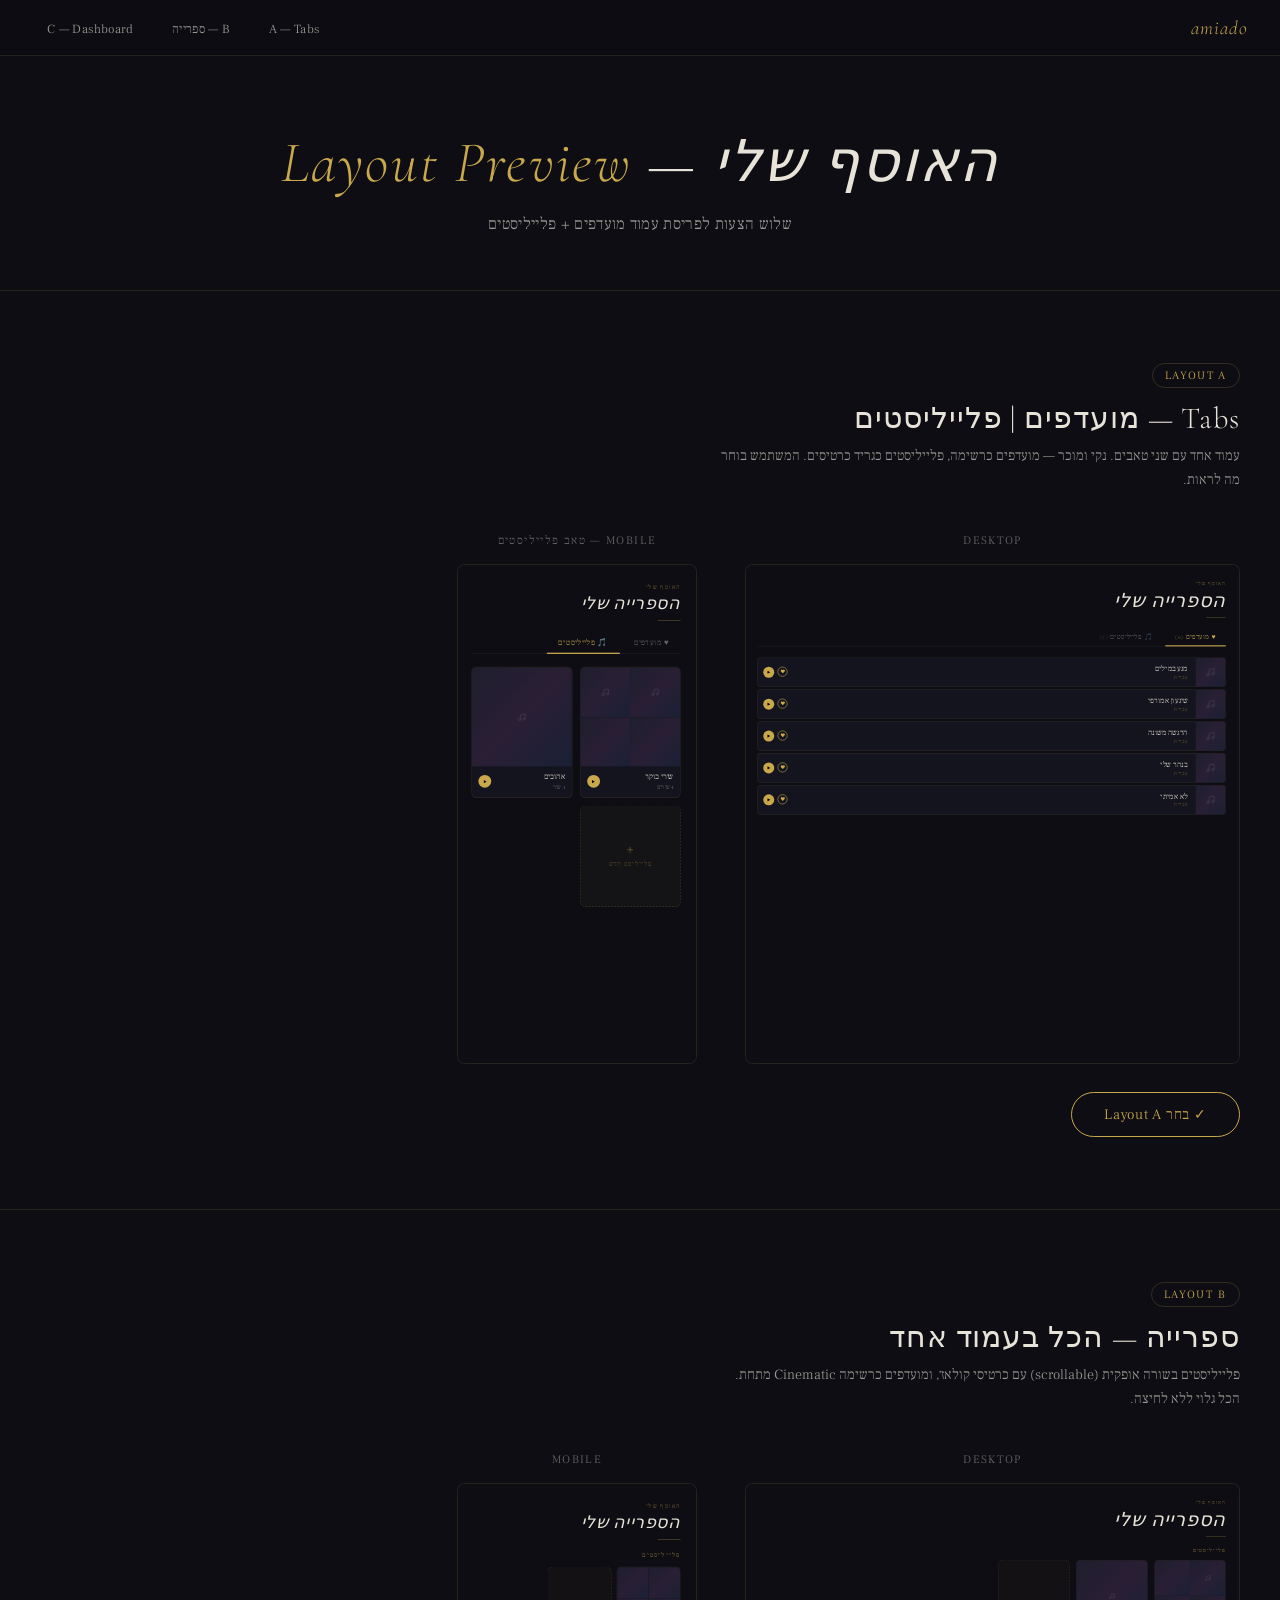
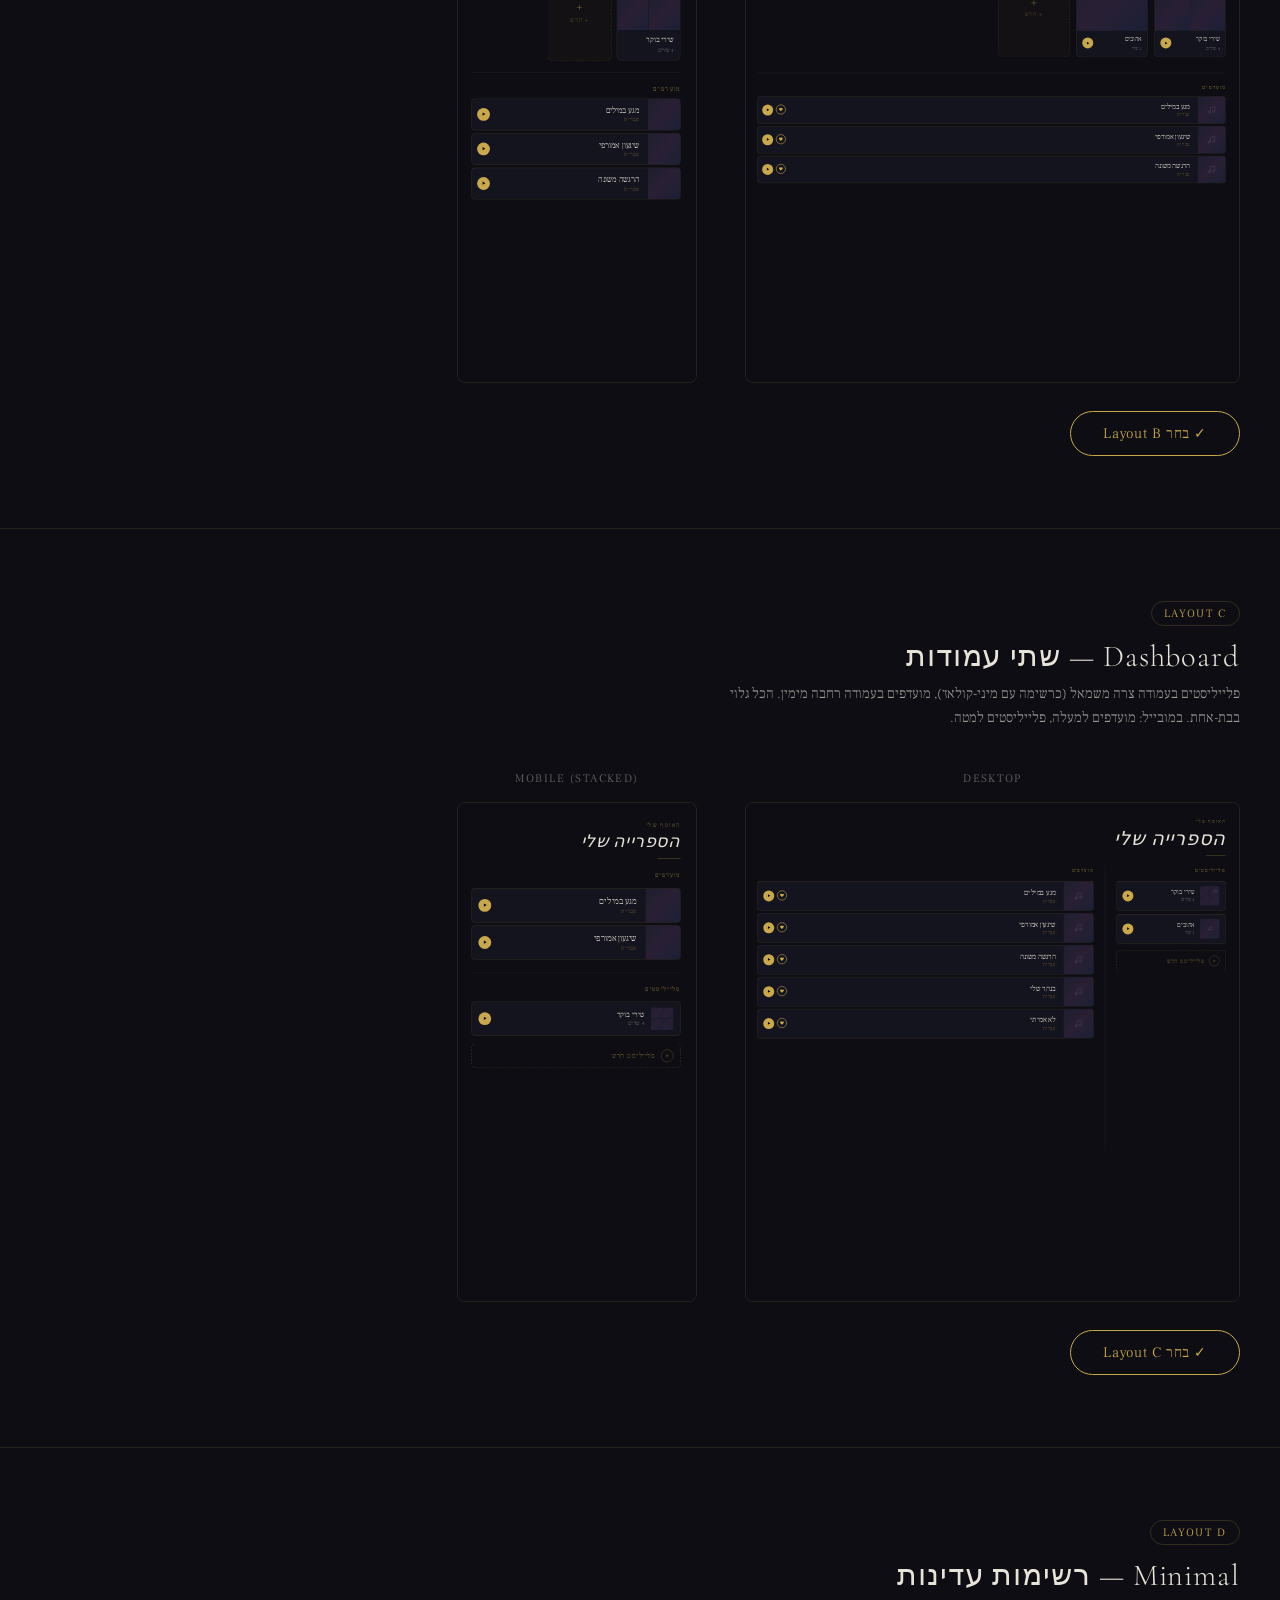
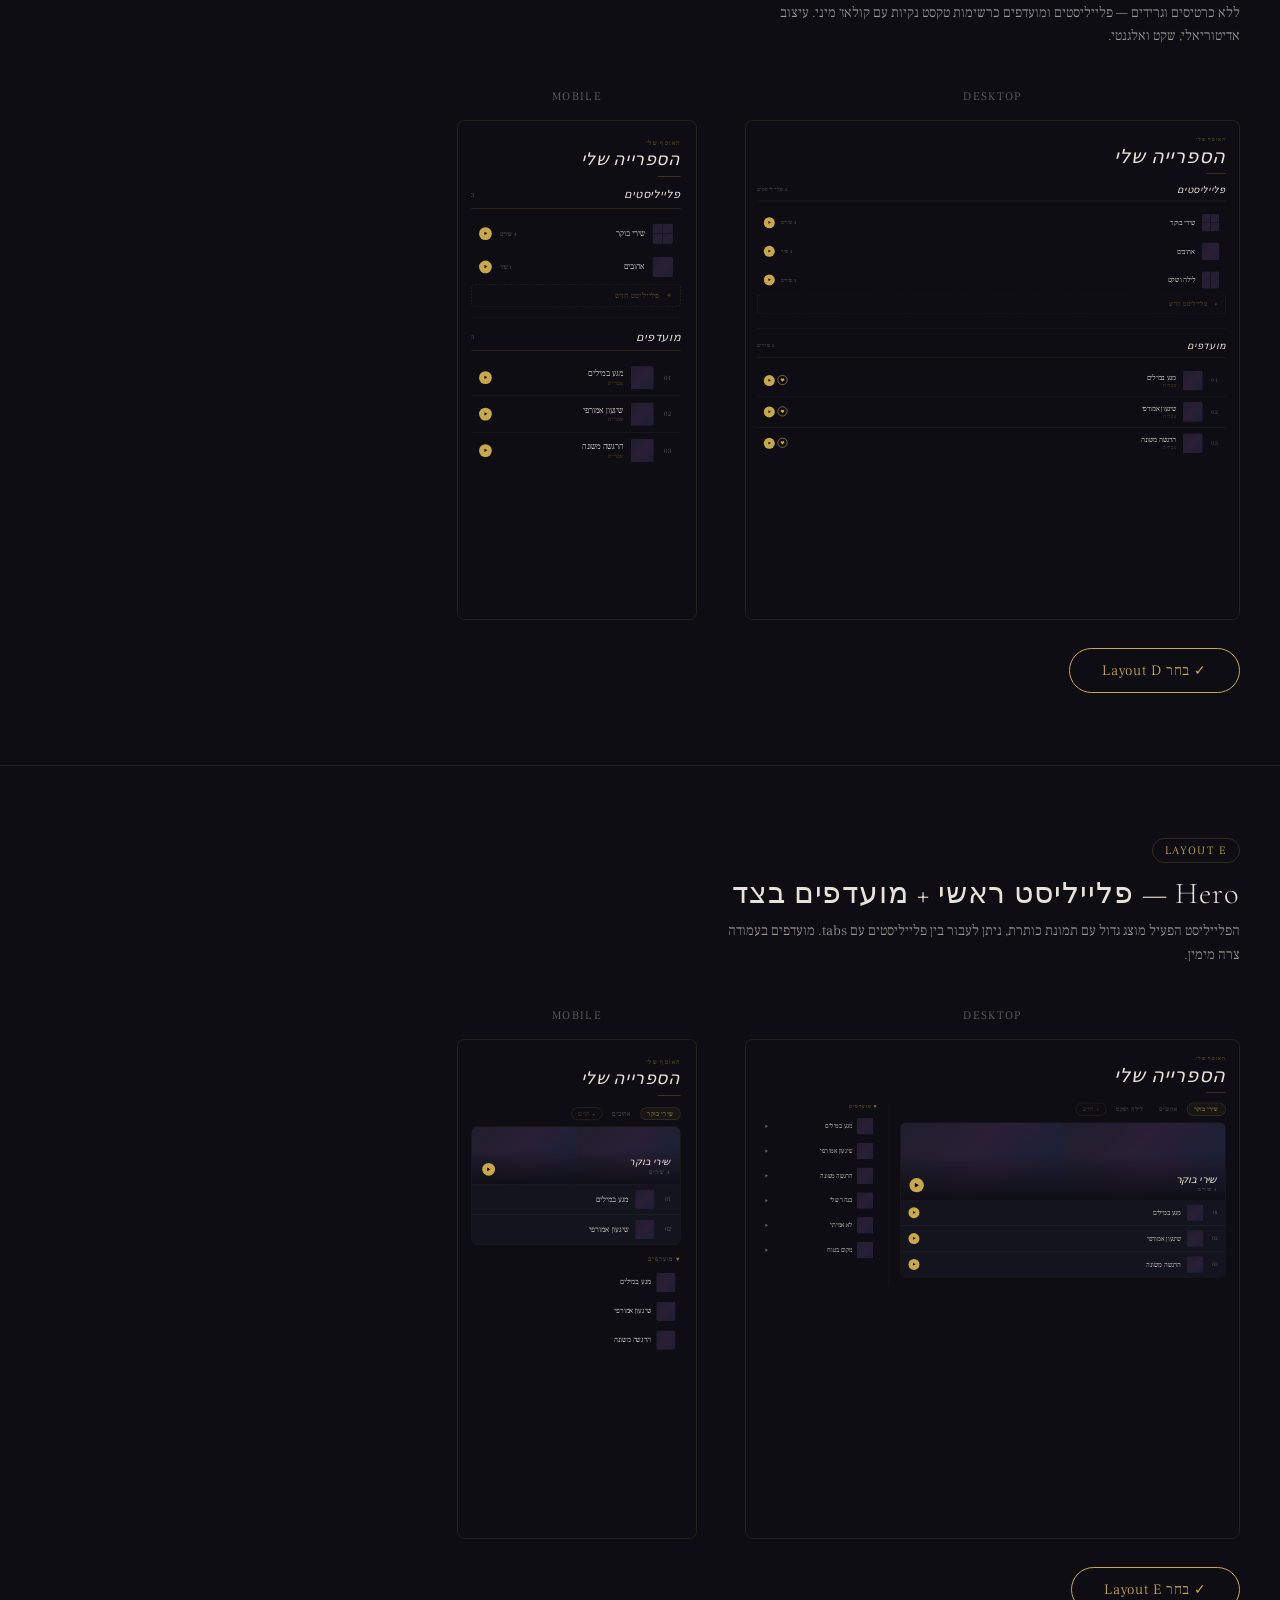
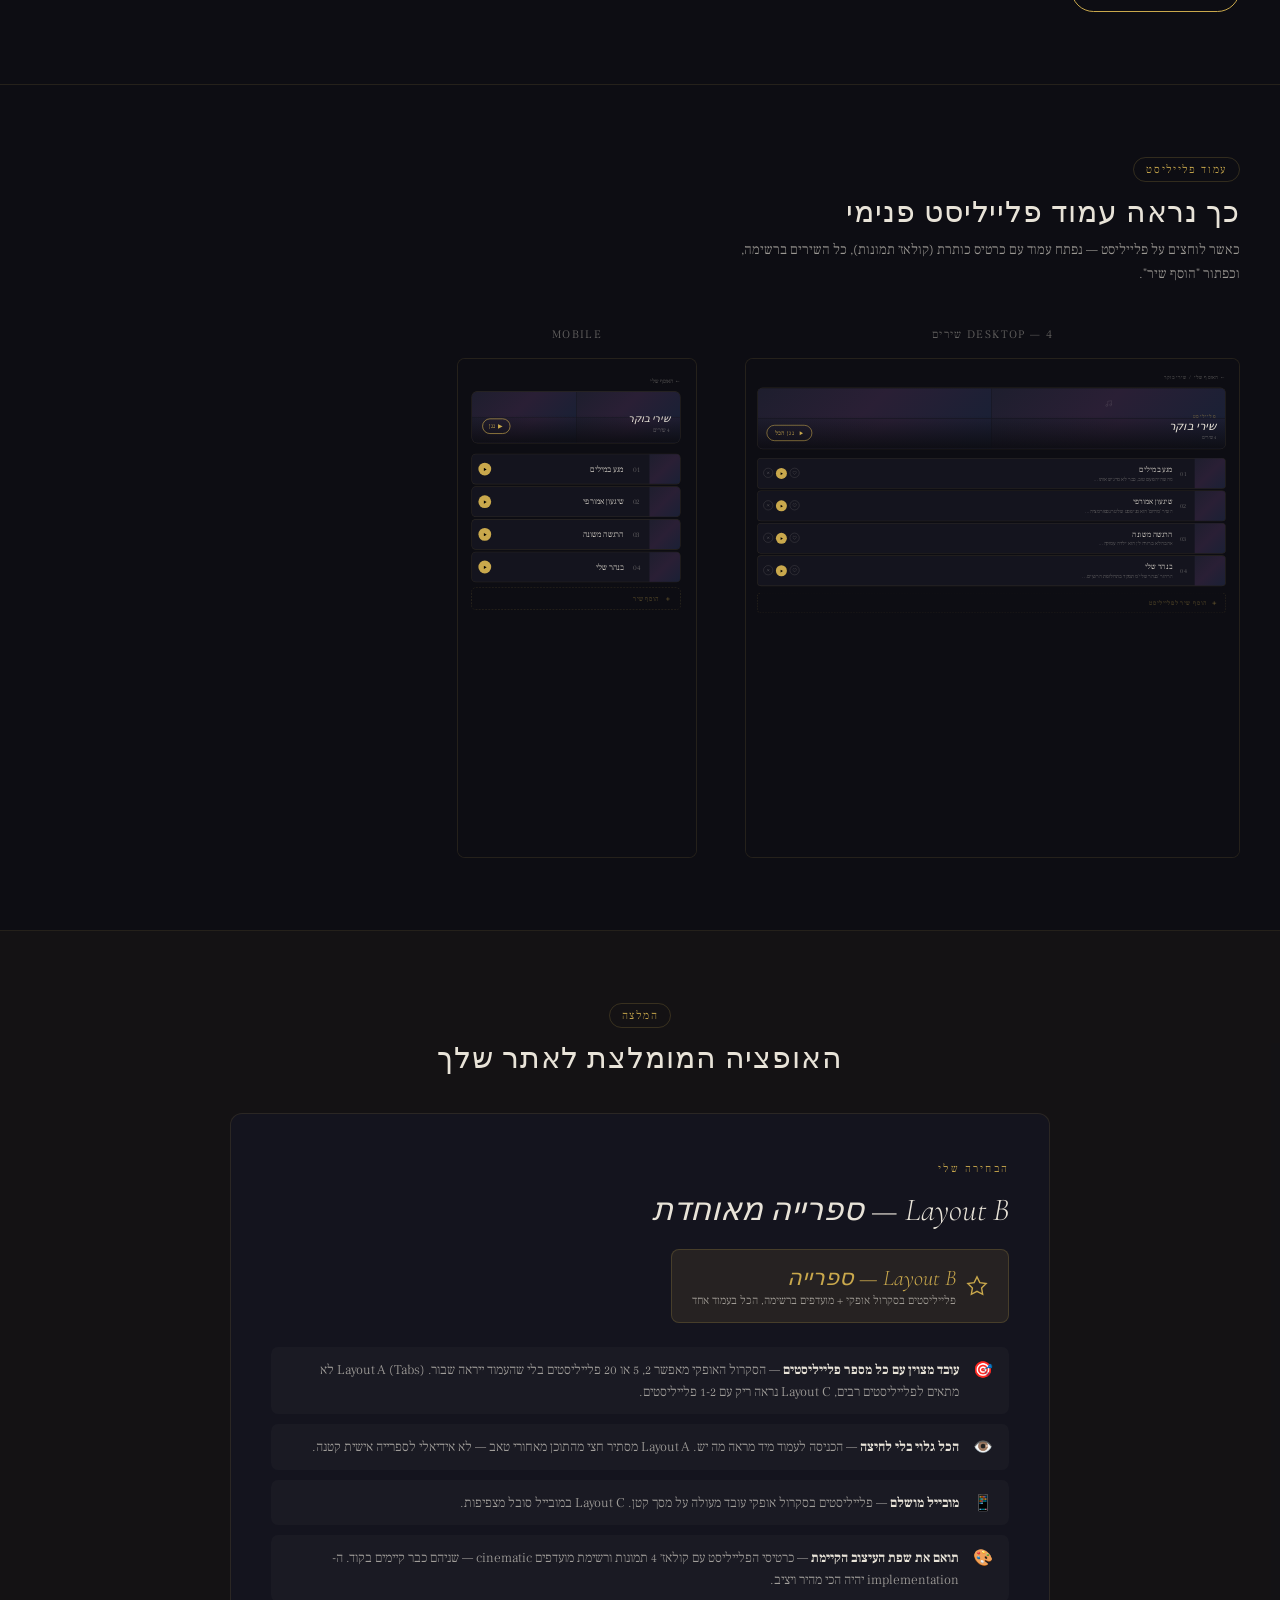
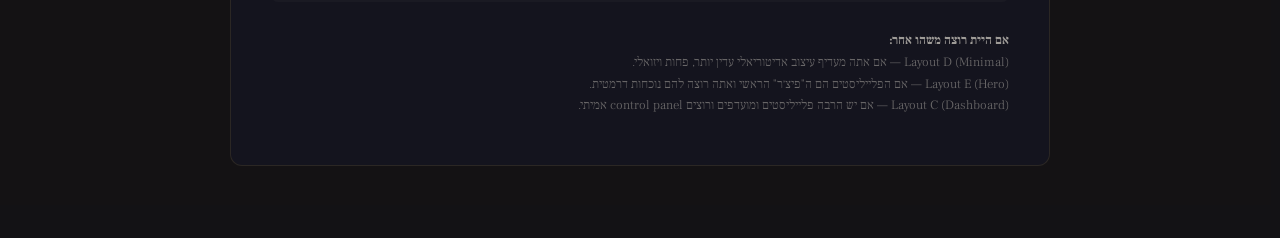
<file: collection-preview.html>
<!DOCTYPE html>
<html lang="he" dir="rtl">
<head>
<meta charset="UTF-8">
<meta name="viewport" content="width=device-width, initial-scale=1.0">
<title>Amiado — Collection Layout Preview</title>
<link rel="preconnect" href="https://fonts.googleapis.com">
<link rel="preconnect" href="https://fonts.gstatic.com" crossorigin>
<link href="https://fonts.googleapis.com/css2?family=Cormorant+Garamond:ital,wght@0,300;0,400;1,300;1,400&family=Frank+Ruhl+Libre:wght@300;400&display=swap" rel="stylesheet">
<style>
*, *::before, *::after { box-sizing: border-box; margin: 0; padding: 0; }

:root {
  --bg: #0d0d13;
  --gold: #c9a84c;
  --gold-dim: rgba(201,168,76,0.2);
  --text: #e8e3d8;
  --text-dim: rgba(232,227,216,0.4);
  --text-mid: rgba(232,227,216,0.65);
  --card-bg: #14141e;
  --card-border: rgba(201,168,76,0.13);
  --surface: #1a1a26;
  --border-s: rgba(255,255,255,0.06);
}

html { scroll-behavior: smooth; }

body {
  background: var(--bg);
  color: var(--text);
  font-family: 'Frank Ruhl Libre', serif;
  font-weight: 300;
  direction: rtl;
  min-height: 100vh;
}

/* ── Sticky Nav ─────────────────────────── */
.sticky-nav {
  position: sticky; top: 0; z-index: 1000;
  background: rgba(13,13,19,0.96);
  backdrop-filter: blur(12px);
  border-bottom: 1px solid var(--card-border);
  padding: 0 32px;
  display: flex; align-items: center; justify-content: space-between;
  height: 56px;
}
.nav-brand {
  font-family: 'Cormorant Garamond', serif;
  font-style: italic; font-weight: 300; font-size: 1.2rem;
  color: var(--gold); letter-spacing: 0.05em;
}
.nav-links { display: flex; gap: 8px; list-style: none; }
.nav-links a {
  color: var(--text-mid); text-decoration: none; font-size: 0.78rem;
  letter-spacing: 0.03em; padding: 6px 14px;
  border: 1px solid transparent; border-radius: 20px; transition: all 0.2s;
}
.nav-links a:hover { color: var(--gold); border-color: var(--gold-dim); background: rgba(201,168,76,0.06); }

/* ── Page Header ────────────────────────── */
.page-header {
  text-align: center; padding: 72px 32px 56px;
  border-bottom: 1px solid var(--card-border);
}
.page-header h1 {
  font-family: 'Cormorant Garamond', serif; font-style: italic;
  font-weight: 300; font-size: clamp(2.4rem, 5vw, 3.6rem);
  color: var(--text); letter-spacing: 0.04em; margin-bottom: 16px;
}
.page-header h1 span { color: var(--gold); }
.page-header p { color: var(--text-mid); font-size: 1rem; font-weight: 300; letter-spacing: 0.02em; }

/* ── Layout Section ─────────────────────── */
.layout-section { padding: 72px 40px; border-bottom: 1px solid var(--card-border); }
.layout-section:last-of-type { border-bottom: none; }
.section-header { margin-bottom: 40px; text-align: right; }
.section-label {
  display: inline-block; font-size: 0.7rem; letter-spacing: 0.15em;
  text-transform: uppercase; color: var(--gold);
  border: 1px solid var(--gold-dim); padding: 4px 12px; border-radius: 20px; margin-bottom: 12px;
}
.section-title {
  font-family: 'Cormorant Garamond', serif; font-weight: 300;
  font-size: 1.9rem; color: var(--text); margin-bottom: 8px; letter-spacing: 0.03em;
}
.section-desc { color: var(--text-mid); font-size: 0.88rem; line-height: 1.7; max-width: 520px; }

/* ── Preview Stage ──────────────────────── */
.preview-stage {
  display: flex; gap: 48px; align-items: flex-start;
  justify-content: flex-start; flex-wrap: wrap;
}
.preview-box { display: flex; flex-direction: column; align-items: center; gap: 16px; }
.preview-label { font-size: 0.72rem; letter-spacing: 0.12em; color: var(--text-dim); text-transform: uppercase; }
.preview-frame {
  background: var(--bg); border: 1px solid var(--card-border);
  border-radius: 8px; overflow: hidden; position: relative;
}
.preview-frame.desktop { width: 495px; height: 500px; }
.preview-frame.desktop .preview-inner {
  width: 900px; transform-origin: top right; transform: scale(0.55);
  height: calc(500px / 0.55); overflow: hidden;
}
.preview-frame.mobile { width: 240px; height: 500px; }
.preview-frame.mobile .preview-inner {
  width: 375px; transform-origin: top right; transform: scale(0.64);
  height: calc(500px / 0.64); overflow: hidden;
}
.choose-btn {
  margin-top: 28px; background: transparent;
  border: 1px solid var(--gold); color: var(--gold);
  font-family: 'Frank Ruhl Libre', serif; font-weight: 300;
  font-size: 0.9rem; letter-spacing: 0.06em; padding: 12px 32px;
  border-radius: 30px; cursor: pointer; transition: all 0.25s; display: block;
}
.choose-btn:hover { background: var(--gold); color: var(--bg); }

/* ══════════════════════════════════════════
   SHARED INNER STYLES
══════════════════════════════════════════ */
.preview-inner {
  direction: rtl; font-family: 'Frank Ruhl Libre', serif;
  background: var(--bg); color: var(--text); padding: 28px 24px;
}

/* Cover placeholder */
.cover-ph {
  width: 100%; height: 100%;
  background: linear-gradient(135deg, #1e1e2e 0%, #2a1f35 50%, #1a2035 100%);
  display: flex; align-items: center; justify-content: center;
}
.cover-ph svg { opacity: 0.25; }

/* Page eyebrow + title */
.pi-eyebrow {
  font-size: 0.6rem; letter-spacing: 0.2em; text-transform: uppercase;
  color: rgba(201,168,76,0.6); margin-bottom: 6px;
}
.pi-title {
  font-family: 'Cormorant Garamond', serif; font-style: italic;
  font-weight: 300; font-size: 2.2rem; color: var(--text);
  letter-spacing: 0.04em; line-height: 1.1; margin-bottom: 4px;
}
.pi-divider {
  width: 36px; height: 1px; background: var(--gold);
  opacity: 0.4; margin: 10px 0 18px;
}

/* Section sub-heading */
.sub-heading {
  font-size: 0.62rem; letter-spacing: 0.18em; text-transform: uppercase;
  color: var(--gold); opacity: 0.7; margin-bottom: 12px;
}

/* Icon buttons */
.ic-btn {
  display: inline-flex; align-items: center; justify-content: center;
  border-radius: 50%; cursor: pointer; padding: 0; flex-shrink: 0;
}
.ic-play {
  width: 26px; height: 26px; background: var(--gold); border: none; color: #000;
}
.ic-play.sm { width: 20px; height: 20px; }
.ic-ghost {
  width: 22px; height: 22px; background: none;
  border: 1px solid rgba(232,227,216,0.2); color: var(--text-dim);
}
.ic-ghost.sm { width: 18px; height: 18px; }

/* ══════════════════════════════════════════
   LAYOUT A — Tabs (מועדפים | פלייליסטים)
══════════════════════════════════════════ */

/* Tab bar */
.la-tabs {
  display: flex; gap: 4px; margin-bottom: 20px;
  border-bottom: 1px solid var(--border-s); padding-bottom: 0;
}
.la-tab {
  padding: 8px 18px; font-size: 0.78rem; letter-spacing: 0.06em;
  color: var(--text-dim); cursor: pointer; border-bottom: 2px solid transparent;
  margin-bottom: -1px; transition: color 0.2s;
}
.la-tab.active { color: var(--gold); border-bottom-color: var(--gold); }

/* Favorites list rows */
.la-fav-list { display: flex; flex-direction: column; gap: 4px; }
.la-fav-row {
  display: flex; align-items: center; gap: 10px;
  height: 54px; border-radius: 6px; overflow: hidden;
  border: 1px solid var(--card-border); background: var(--card-bg);
  cursor: pointer; transition: background 0.2s;
}
.la-fav-row:hover { background: #1c1c2a; }
.la-fav-cover { width: 54px; height: 54px; flex-shrink: 0; overflow: hidden; }
.la-fav-info { flex: 1; min-width: 0; padding: 0 4px; }
.la-fav-title { font-size: 0.88rem; color: var(--text); white-space: nowrap; overflow: hidden; text-overflow: ellipsis; }
.la-fav-lang { font-size: 0.58rem; color: rgba(201,168,76,0.5); letter-spacing: 0.1em; text-transform: uppercase; }
.la-fav-btns { display: flex; gap: 6px; padding-left: 10px; }

/* Playlists tab: grid cards */
.la-pl-grid { display: grid; grid-template-columns: repeat(3, 1fr); gap: 12px; }
.la-pl-card {
  border-radius: 8px; overflow: hidden;
  border: 1px solid var(--card-border); background: var(--card-bg); cursor: pointer;
}
.la-pl-cover {
  aspect-ratio: 1/1; display: grid;
  grid-template-columns: repeat(2,1fr); grid-template-rows: repeat(2,1fr); overflow: hidden;
}
.la-pl-cover.single { grid-template-columns: 1fr; grid-template-rows: 1fr; }
.la-pl-thumb { overflow: hidden; }
.la-pl-caption { padding: 8px 10px 10px; display: flex; justify-content: space-between; align-items: center; }
.la-pl-name { font-size: 0.78rem; color: var(--text); white-space: nowrap; overflow: hidden; text-overflow: ellipsis; }
.la-pl-count { font-size: 0.6rem; color: var(--text-dim); margin-top: 2px; }
.la-pl-new {
  border-radius: 8px; overflow: hidden; aspect-ratio: 1/1;
  border: 1px dashed rgba(201,168,76,0.25); background: rgba(201,168,76,0.04);
  display: flex; flex-direction: column; align-items: center; justify-content: center;
  gap: 8px; cursor: pointer; color: rgba(201,168,76,0.4); font-size: 0.7rem;
  letter-spacing: 0.1em;
}

/* ══════════════════════════════════════════
   LAYOUT B — ספרייה (Stacked)
══════════════════════════════════════════ */
.lb-pl-scroll { display: flex; gap: 12px; overflow: hidden; margin-bottom: 28px; }
.lb-pl-card {
  flex-shrink: 0; width: 130px; border-radius: 8px; overflow: hidden;
  border: 1px solid var(--card-border); background: var(--card-bg);
}
.lb-pl-cover { aspect-ratio: 1/1; display: grid; grid-template-columns: repeat(2,1fr); grid-template-rows: repeat(2,1fr); overflow: hidden; }
.lb-pl-cover.single { grid-template-columns: 1fr; grid-template-rows: 1fr; }
.lb-pl-thumb { overflow: hidden; }
.lb-pl-info { padding: 8px 10px 10px; }
.lb-pl-name { font-size: 0.75rem; color: var(--text); }
.lb-pl-count { font-size: 0.58rem; color: var(--text-dim); margin-top: 2px; }
.lb-pl-new {
  flex-shrink: 0; width: 130px; border-radius: 8px;
  border: 1px dashed rgba(201,168,76,0.22); background: rgba(201,168,76,0.03);
  display: flex; flex-direction: column; align-items: center; justify-content: center;
  gap: 6px; cursor: pointer; color: rgba(201,168,76,0.4); font-size: 0.68rem; letter-spacing: 0.1em;
  aspect-ratio: auto; min-height: 110px;
}
.lb-divider { height: 1px; background: var(--border-s); margin: 4px 0 20px; }
.lb-fav-list { display: flex; flex-direction: column; gap: 4px; }
.lb-fav-row {
  display: flex; align-items: center; gap: 10px;
  height: 50px; border-radius: 6px; overflow: hidden;
  border: 1px solid var(--card-border); background: var(--card-bg);
}
.lb-fav-cover { width: 50px; height: 50px; flex-shrink: 0; overflow: hidden; }
.lb-fav-info { flex: 1; min-width: 0; padding: 0 4px; }
.lb-fav-title { font-size: 0.82rem; color: var(--text); white-space: nowrap; overflow: hidden; text-overflow: ellipsis; }
.lb-fav-lang { font-size: 0.56rem; color: rgba(201,168,76,0.5); letter-spacing: 0.1em; text-transform: uppercase; }
.lb-fav-btns { display: flex; gap: 5px; padding-left: 8px; }

/* ══════════════════════════════════════════
   LAYOUT C — Dashboard (Split)
══════════════════════════════════════════ */
.lc-grid { display: grid; grid-template-columns: 220px 1fr; gap: 0; min-height: 520px; }
.lc-left {
  border-left: 1px solid var(--border-s); padding: 0 0 0 20px;
  display: flex; flex-direction: column; gap: 0;
}
.lc-right { padding: 0 20px 0 0; }
.lc-panel-title {
  font-size: 0.6rem; letter-spacing: 0.18em; text-transform: uppercase;
  color: var(--gold); opacity: 0.7; margin-bottom: 14px; padding-top: 2px;
}

/* Left: Playlists stacked */
.lc-pl-list { display: flex; flex-direction: column; gap: 6px; flex: 1; }
.lc-pl-row {
  display: flex; align-items: center; gap: 10px; padding: 8px 10px;
  border-radius: 6px; border: 1px solid var(--card-border); background: var(--card-bg);
  cursor: pointer; transition: background 0.2s;
}
.lc-pl-row:hover { background: #1c1c2a; }
.lc-pl-collage {
  width: 36px; height: 36px; flex-shrink: 0; border-radius: 4px; overflow: hidden;
  display: grid; grid-template-columns: repeat(2,1fr); grid-template-rows: repeat(2,1fr);
}
.lc-pl-collage.single { grid-template-columns: 1fr; grid-template-rows: 1fr; }
.lc-pl-collage-thumb { overflow: hidden; }
.lc-pl-info { min-width: 0; flex: 1; }
.lc-pl-name { font-size: 0.75rem; color: var(--text); white-space: nowrap; overflow: hidden; text-overflow: ellipsis; }
.lc-pl-count { font-size: 0.58rem; color: var(--text-dim); }
.lc-pl-new-btn {
  display: flex; align-items: center; gap: 8px; padding: 8px 10px;
  border-radius: 6px; border: 1px dashed rgba(201,168,76,0.22);
  background: transparent; color: rgba(201,168,76,0.45); cursor: pointer;
  font-size: 0.7rem; letter-spacing: 0.08em; margin-top: 6px;
  font-family: 'Frank Ruhl Libre', serif; width: 100%;
}
.lc-pl-new-icon {
  width: 20px; height: 20px; border-radius: 50%;
  border: 1px solid rgba(201,168,76,0.3);
  display: flex; align-items: center; justify-content: center;
}

/* Right: Favorites list */
.lc-fav-list { display: flex; flex-direction: column; gap: 4px; }
.lc-fav-row {
  display: flex; align-items: center; gap: 10px;
  height: 54px; border-radius: 6px; overflow: hidden;
  border: 1px solid var(--card-border); background: var(--card-bg); cursor: pointer;
}
.lc-fav-cover { width: 54px; height: 54px; flex-shrink: 0; overflow: hidden; }
.lc-fav-info { flex: 1; min-width: 0; padding: 0 4px; }
.lc-fav-title { font-size: 0.86rem; color: var(--text); white-space: nowrap; overflow: hidden; text-overflow: ellipsis; }
.lc-fav-lang { font-size: 0.57rem; color: rgba(201,168,76,0.5); letter-spacing: 0.1em; text-transform: uppercase; }
.lc-fav-btns { display: flex; gap: 5px; padding-left: 10px; }

/* Mobile: LC stacks */
.mobile .lc-grid { grid-template-columns: 1fr; }
.mobile .lc-left { border-left: none; border-bottom: 1px solid var(--border-s); padding: 0 0 20px 0; margin-bottom: 20px; }
.mobile .lc-right { padding: 0; }
</style>
</head>
<body>

<!-- ── Nav ── -->
<nav class="sticky-nav">
  <span class="nav-brand">amiado</span>
  <ul class="nav-links">
    <li><a href="#layout-a">A — Tabs</a></li>
    <li><a href="#layout-b">B — ספרייה</a></li>
    <li><a href="#layout-c">C — Dashboard</a></li>
  </ul>
</nav>

<!-- ── Page Header ── -->
<header class="page-header">
  <h1>האוסף שלי — <span>Layout Preview</span></h1>
  <p>שלוש הצעות לפריסת עמוד מועדפים + פלייליסטים</p>
</header>

<!-- ════════════════════════════════════════════
     LAYOUT A — Tabs
════════════════════════════════════════════ -->
<section class="layout-section" id="layout-a">
  <div class="section-header">
    <div class="section-label">Layout A</div>
    <h2 class="section-title">Tabs — מועדפים | פלייליסטים</h2>
    <p class="section-desc">
      עמוד אחד עם שני טאבים. נקי ומוכר — מועדפים כרשימה, פלייליסטים כגריד כרטיסים. המשתמש בוחר מה לראות.
    </p>
  </div>

  <div class="preview-stage">

    <!-- Desktop -->
    <div class="preview-box">
      <span class="preview-label">Desktop</span>
      <div class="preview-frame desktop">
        <div class="preview-inner">

          <div class="pi-eyebrow">האוסף שלי</div>
          <div class="pi-title">הספרייה שלי</div>
          <div class="pi-divider"></div>

          <!-- Tabs -->
          <div class="la-tabs">
            <div class="la-tab active">♥ מועדפים <span style="opacity:.5;font-size:.85em">(6)</span></div>
            <div class="la-tab">🎵 פלייליסטים <span style="opacity:.5;font-size:.85em">(2)</span></div>
          </div>

          <!-- Favorites list -->
          <div class="la-fav-list">
            <div class="la-fav-row">
              <div class="la-fav-cover"><div class="cover-ph"><svg width="18" height="18" viewBox="0 0 24 24" fill="none" stroke="currentColor" stroke-width="1"><path d="M9 18V5l12-2v13"/><circle cx="6" cy="18" r="3"/><circle cx="18" cy="16" r="3"/></svg></div></div>
              <div class="la-fav-info"><div class="la-fav-title">מגע במילים</div><div class="la-fav-lang">עברית</div></div>
              <div class="la-fav-btns">
                <button class="ic-btn ic-ghost sm" style="color:var(--gold);border-color:var(--gold)"><svg width="9" height="9" viewBox="0 0 24 24" fill="currentColor"><path d="M20.84 4.61a5.5 5.5 0 0 0-7.78 0L12 5.67l-1.06-1.06a5.5 5.5 0 0 0-7.78 7.78l1.06 1.06L12 21.23l7.78-7.78 1.06-1.06a5.5 5.5 0 0 0 0-7.78z"/></svg></button>
                <button class="ic-btn ic-play sm"><svg width="8" height="8" viewBox="0 0 18 18" fill="currentColor"><path d="M4 2.5v13l11-6.5z"/></svg></button>
              </div>
            </div>
            <div class="la-fav-row">
              <div class="la-fav-cover"><div class="cover-ph"><svg width="18" height="18" viewBox="0 0 24 24" fill="none" stroke="currentColor" stroke-width="1"><path d="M9 18V5l12-2v13"/><circle cx="6" cy="18" r="3"/><circle cx="18" cy="16" r="3"/></svg></div></div>
              <div class="la-fav-info"><div class="la-fav-title">שיגעון אמורפי</div><div class="la-fav-lang">עברית</div></div>
              <div class="la-fav-btns">
                <button class="ic-btn ic-ghost sm" style="color:var(--gold);border-color:var(--gold)"><svg width="9" height="9" viewBox="0 0 24 24" fill="currentColor"><path d="M20.84 4.61a5.5 5.5 0 0 0-7.78 0L12 5.67l-1.06-1.06a5.5 5.5 0 0 0-7.78 7.78l1.06 1.06L12 21.23l7.78-7.78 1.06-1.06a5.5 5.5 0 0 0 0-7.78z"/></svg></button>
                <button class="ic-btn ic-play sm"><svg width="8" height="8" viewBox="0 0 18 18" fill="currentColor"><path d="M4 2.5v13l11-6.5z"/></svg></button>
              </div>
            </div>
            <div class="la-fav-row">
              <div class="la-fav-cover"><div class="cover-ph"><svg width="18" height="18" viewBox="0 0 24 24" fill="none" stroke="currentColor" stroke-width="1"><path d="M9 18V5l12-2v13"/><circle cx="6" cy="18" r="3"/><circle cx="18" cy="16" r="3"/></svg></div></div>
              <div class="la-fav-info"><div class="la-fav-title">הרגשה משונה</div><div class="la-fav-lang">עברית</div></div>
              <div class="la-fav-btns">
                <button class="ic-btn ic-ghost sm" style="color:var(--gold);border-color:var(--gold)"><svg width="9" height="9" viewBox="0 0 24 24" fill="currentColor"><path d="M20.84 4.61a5.5 5.5 0 0 0-7.78 0L12 5.67l-1.06-1.06a5.5 5.5 0 0 0-7.78 7.78l1.06 1.06L12 21.23l7.78-7.78 1.06-1.06a5.5 5.5 0 0 0 0-7.78z"/></svg></button>
                <button class="ic-btn ic-play sm"><svg width="8" height="8" viewBox="0 0 18 18" fill="currentColor"><path d="M4 2.5v13l11-6.5z"/></svg></button>
              </div>
            </div>
            <div class="la-fav-row">
              <div class="la-fav-cover"><div class="cover-ph"><svg width="18" height="18" viewBox="0 0 24 24" fill="none" stroke="currentColor" stroke-width="1"><path d="M9 18V5l12-2v13"/><circle cx="6" cy="18" r="3"/><circle cx="18" cy="16" r="3"/></svg></div></div>
              <div class="la-fav-info"><div class="la-fav-title">בנהר שלי</div><div class="la-fav-lang">עברית</div></div>
              <div class="la-fav-btns">
                <button class="ic-btn ic-ghost sm" style="color:var(--gold);border-color:var(--gold)"><svg width="9" height="9" viewBox="0 0 24 24" fill="currentColor"><path d="M20.84 4.61a5.5 5.5 0 0 0-7.78 0L12 5.67l-1.06-1.06a5.5 5.5 0 0 0-7.78 7.78l1.06 1.06L12 21.23l7.78-7.78 1.06-1.06a5.5 5.5 0 0 0 0-7.78z"/></svg></button>
                <button class="ic-btn ic-play sm"><svg width="8" height="8" viewBox="0 0 18 18" fill="currentColor"><path d="M4 2.5v13l11-6.5z"/></svg></button>
              </div>
            </div>
            <div class="la-fav-row">
              <div class="la-fav-cover"><div class="cover-ph"><svg width="18" height="18" viewBox="0 0 24 24" fill="none" stroke="currentColor" stroke-width="1"><path d="M9 18V5l12-2v13"/><circle cx="6" cy="18" r="3"/><circle cx="18" cy="16" r="3"/></svg></div></div>
              <div class="la-fav-info"><div class="la-fav-title">לא אמיתי</div><div class="la-fav-lang">עברית</div></div>
              <div class="la-fav-btns">
                <button class="ic-btn ic-ghost sm" style="color:var(--gold);border-color:var(--gold)"><svg width="9" height="9" viewBox="0 0 24 24" fill="currentColor"><path d="M20.84 4.61a5.5 5.5 0 0 0-7.78 0L12 5.67l-1.06-1.06a5.5 5.5 0 0 0-7.78 7.78l1.06 1.06L12 21.23l7.78-7.78 1.06-1.06a5.5 5.5 0 0 0 0-7.78z"/></svg></button>
                <button class="ic-btn ic-play sm"><svg width="8" height="8" viewBox="0 0 18 18" fill="currentColor"><path d="M4 2.5v13l11-6.5z"/></svg></button>
              </div>
            </div>
          </div>

        </div>
      </div>
    </div>

    <!-- Mobile: playlists tab active -->
    <div class="preview-box">
      <span class="preview-label">Mobile — טאב פלייליסטים</span>
      <div class="preview-frame mobile">
        <div class="preview-inner">

          <div class="pi-eyebrow">האוסף שלי</div>
          <div class="pi-title" style="font-size:1.7rem">הספרייה שלי</div>
          <div class="pi-divider"></div>

          <div class="la-tabs">
            <div class="la-tab">♥ מועדפים</div>
            <div class="la-tab active">🎵 פלייליסטים</div>
          </div>

          <div class="la-pl-grid" style="grid-template-columns:repeat(2,1fr)">
            <div class="la-pl-card">
              <div class="la-pl-cover">
                <div class="la-pl-thumb"><div class="cover-ph" style="height:100%"><svg width="14" height="14" viewBox="0 0 24 24" fill="none" stroke="currentColor" stroke-width="1"><path d="M9 18V5l12-2v13"/><circle cx="6" cy="18" r="3"/><circle cx="18" cy="16" r="3"/></svg></div></div>
                <div class="la-pl-thumb"><div class="cover-ph" style="height:100%"><svg width="14" height="14" viewBox="0 0 24 24" fill="none" stroke="currentColor" stroke-width="1"><path d="M9 18V5l12-2v13"/><circle cx="6" cy="18" r="3"/><circle cx="18" cy="16" r="3"/></svg></div></div>
                <div class="la-pl-thumb"><div class="cover-ph" style="height:100%"></div></div>
                <div class="la-pl-thumb"><div class="cover-ph" style="height:100%"></div></div>
              </div>
              <div class="la-pl-caption">
                <div><div class="la-pl-name">שירי בוקר</div><div class="la-pl-count">4 שירים</div></div>
                <button class="ic-btn ic-play sm"><svg width="7" height="7" viewBox="0 0 18 18" fill="currentColor"><path d="M4 2.5v13l11-6.5z"/></svg></button>
              </div>
            </div>
            <div class="la-pl-card">
              <div class="la-pl-cover single">
                <div class="la-pl-thumb"><div class="cover-ph" style="height:100%"><svg width="14" height="14" viewBox="0 0 24 24" fill="none" stroke="currentColor" stroke-width="1"><path d="M9 18V5l12-2v13"/><circle cx="6" cy="18" r="3"/><circle cx="18" cy="16" r="3"/></svg></div></div>
              </div>
              <div class="la-pl-caption">
                <div><div class="la-pl-name">אהובים</div><div class="la-pl-count">1 שיר</div></div>
                <button class="ic-btn ic-play sm"><svg width="7" height="7" viewBox="0 0 18 18" fill="currentColor"><path d="M4 2.5v13l11-6.5z"/></svg></button>
              </div>
            </div>
            <div class="la-pl-new" style="min-height:80px;font-size:.65rem">
              <svg width="16" height="16" viewBox="0 0 24 24" fill="none" stroke="currentColor" stroke-width="2"><line x1="12" y1="5" x2="12" y2="19"/><line x1="5" y1="12" x2="19" y2="12"/></svg>
              פלייליסט חדש
            </div>
          </div>

        </div>
      </div>
    </div>

  </div>
  <button class="choose-btn" onclick="alert('Layout A נבחר!')">✓ בחר Layout A</button>
</section>

<!-- ════════════════════════════════════════════
     LAYOUT B — ספרייה (Stacked)
════════════════════════════════════════════ -->
<section class="layout-section" id="layout-b">
  <div class="section-header">
    <div class="section-label">Layout B</div>
    <h2 class="section-title">ספרייה — הכל בעמוד אחד</h2>
    <p class="section-desc">
      פלייליסטים בשורה אופקית (scrollable) עם כרטיסי קולאז׳, ומועדפים כרשימה Cinematic מתחת. הכל גלוי ללא לחיצה.
    </p>
  </div>

  <div class="preview-stage">

    <!-- Desktop -->
    <div class="preview-box">
      <span class="preview-label">Desktop</span>
      <div class="preview-frame desktop">
        <div class="preview-inner">

          <div class="pi-eyebrow">האוסף שלי</div>
          <div class="pi-title">הספרייה שלי</div>
          <div class="pi-divider"></div>

          <!-- Playlists row -->
          <div class="sub-heading">פלייליסטים</div>
          <div class="lb-pl-scroll">
            <div class="lb-pl-card">
              <div class="lb-pl-cover">
                <div class="lb-pl-thumb"><div class="cover-ph" style="height:65px"><svg width="12" height="12" viewBox="0 0 24 24" fill="none" stroke="currentColor" stroke-width="1"><path d="M9 18V5l12-2v13"/><circle cx="6" cy="18" r="3"/><circle cx="18" cy="16" r="3"/></svg></div></div>
                <div class="lb-pl-thumb"><div class="cover-ph" style="height:65px"></div></div>
                <div class="lb-pl-thumb"><div class="cover-ph" style="height:65px"></div></div>
                <div class="lb-pl-thumb"><div class="cover-ph" style="height:65px"></div></div>
              </div>
              <div class="lb-pl-info" style="display:flex;justify-content:space-between;align-items:center">
                <div><div class="lb-pl-name">שירי בוקר</div><div class="lb-pl-count">4 שירים</div></div>
                <button class="ic-btn ic-play sm"><svg width="7" height="7" viewBox="0 0 18 18" fill="currentColor"><path d="M4 2.5v13l11-6.5z"/></svg></button>
              </div>
            </div>
            <div class="lb-pl-card">
              <div class="lb-pl-cover single">
                <div class="lb-pl-thumb"><div class="cover-ph" style="height:130px"><svg width="12" height="12" viewBox="0 0 24 24" fill="none" stroke="currentColor" stroke-width="1"><path d="M9 18V5l12-2v13"/><circle cx="6" cy="18" r="3"/><circle cx="18" cy="16" r="3"/></svg></div></div>
              </div>
              <div class="lb-pl-info" style="display:flex;justify-content:space-between;align-items:center">
                <div><div class="lb-pl-name">אהובים</div><div class="lb-pl-count">1 שיר</div></div>
                <button class="ic-btn ic-play sm"><svg width="7" height="7" viewBox="0 0 18 18" fill="currentColor"><path d="M4 2.5v13l11-6.5z"/></svg></button>
              </div>
            </div>
            <div class="lb-pl-new">
              <svg width="16" height="16" viewBox="0 0 24 24" fill="none" stroke="currentColor" stroke-width="2"><line x1="12" y1="5" x2="12" y2="19"/><line x1="5" y1="12" x2="19" y2="12"/></svg>
              + חדש
            </div>
          </div>

          <div class="lb-divider"></div>

          <!-- Favorites list -->
          <div class="sub-heading" style="margin-bottom:10px">מועדפים</div>
          <div class="lb-fav-list">
            <div class="lb-fav-row">
              <div class="lb-fav-cover"><div class="cover-ph"><svg width="16" height="16" viewBox="0 0 24 24" fill="none" stroke="currentColor" stroke-width="1"><path d="M9 18V5l12-2v13"/><circle cx="6" cy="18" r="3"/><circle cx="18" cy="16" r="3"/></svg></div></div>
              <div class="lb-fav-info"><div class="lb-fav-title">מגע במילים</div><div class="lb-fav-lang">עברית</div></div>
              <div class="lb-fav-btns">
                <button class="ic-btn ic-ghost sm" style="color:var(--gold);border-color:var(--gold)"><svg width="8" height="8" viewBox="0 0 24 24" fill="currentColor"><path d="M20.84 4.61a5.5 5.5 0 0 0-7.78 0L12 5.67l-1.06-1.06a5.5 5.5 0 0 0-7.78 7.78l1.06 1.06L12 21.23l7.78-7.78 1.06-1.06a5.5 5.5 0 0 0 0-7.78z"/></svg></button>
                <button class="ic-btn ic-play sm"><svg width="7" height="7" viewBox="0 0 18 18" fill="currentColor"><path d="M4 2.5v13l11-6.5z"/></svg></button>
              </div>
            </div>
            <div class="lb-fav-row">
              <div class="lb-fav-cover"><div class="cover-ph"><svg width="16" height="16" viewBox="0 0 24 24" fill="none" stroke="currentColor" stroke-width="1"><path d="M9 18V5l12-2v13"/><circle cx="6" cy="18" r="3"/><circle cx="18" cy="16" r="3"/></svg></div></div>
              <div class="lb-fav-info"><div class="lb-fav-title">שיגעון אמורפי</div><div class="lb-fav-lang">עברית</div></div>
              <div class="lb-fav-btns">
                <button class="ic-btn ic-ghost sm" style="color:var(--gold);border-color:var(--gold)"><svg width="8" height="8" viewBox="0 0 24 24" fill="currentColor"><path d="M20.84 4.61a5.5 5.5 0 0 0-7.78 0L12 5.67l-1.06-1.06a5.5 5.5 0 0 0-7.78 7.78l1.06 1.06L12 21.23l7.78-7.78 1.06-1.06a5.5 5.5 0 0 0 0-7.78z"/></svg></button>
                <button class="ic-btn ic-play sm"><svg width="7" height="7" viewBox="0 0 18 18" fill="currentColor"><path d="M4 2.5v13l11-6.5z"/></svg></button>
              </div>
            </div>
            <div class="lb-fav-row">
              <div class="lb-fav-cover"><div class="cover-ph"><svg width="16" height="16" viewBox="0 0 24 24" fill="none" stroke="currentColor" stroke-width="1"><path d="M9 18V5l12-2v13"/><circle cx="6" cy="18" r="3"/><circle cx="18" cy="16" r="3"/></svg></div></div>
              <div class="lb-fav-info"><div class="lb-fav-title">הרגשה משונה</div><div class="lb-fav-lang">עברית</div></div>
              <div class="lb-fav-btns">
                <button class="ic-btn ic-ghost sm" style="color:var(--gold);border-color:var(--gold)"><svg width="8" height="8" viewBox="0 0 24 24" fill="currentColor"><path d="M20.84 4.61a5.5 5.5 0 0 0-7.78 0L12 5.67l-1.06-1.06a5.5 5.5 0 0 0-7.78 7.78l1.06 1.06L12 21.23l7.78-7.78 1.06-1.06a5.5 5.5 0 0 0 0-7.78z"/></svg></button>
                <button class="ic-btn ic-play sm"><svg width="7" height="7" viewBox="0 0 18 18" fill="currentColor"><path d="M4 2.5v13l11-6.5z"/></svg></button>
              </div>
            </div>
          </div>

        </div>
      </div>
    </div>

    <!-- Mobile -->
    <div class="preview-box">
      <span class="preview-label">Mobile</span>
      <div class="preview-frame mobile">
        <div class="preview-inner">

          <div class="pi-eyebrow">האוסף שלי</div>
          <div class="pi-title" style="font-size:1.7rem">הספרייה שלי</div>
          <div class="pi-divider"></div>

          <div class="sub-heading">פלייליסטים</div>
          <div class="lb-pl-scroll" style="gap:8px;margin-bottom:18px">
            <div class="lb-pl-card" style="width:100px">
              <div class="lb-pl-cover">
                <div class="lb-pl-thumb"><div class="cover-ph" style="height:50px"></div></div>
                <div class="lb-pl-thumb"><div class="cover-ph" style="height:50px"></div></div>
                <div class="lb-pl-thumb"><div class="cover-ph" style="height:50px"></div></div>
                <div class="lb-pl-thumb"><div class="cover-ph" style="height:50px"></div></div>
              </div>
              <div class="lb-pl-info"><div class="lb-pl-name">שירי בוקר</div><div class="lb-pl-count">4 שירים</div></div>
            </div>
            <div class="lb-pl-new" style="width:100px;min-height:100px;font-size:.62rem">
              <svg width="14" height="14" viewBox="0 0 24 24" fill="none" stroke="currentColor" stroke-width="2"><line x1="12" y1="5" x2="12" y2="19"/><line x1="5" y1="12" x2="19" y2="12"/></svg>
              + חדש
            </div>
          </div>

          <div class="lb-divider"></div>

          <div class="sub-heading" style="margin-bottom:8px">מועדפים</div>
          <div class="lb-fav-list">
            <div class="lb-fav-row">
              <div class="lb-fav-cover"><div class="cover-ph"></div></div>
              <div class="lb-fav-info"><div class="lb-fav-title">מגע במילים</div><div class="lb-fav-lang">עברית</div></div>
              <div class="lb-fav-btns"><button class="ic-btn ic-play sm"><svg width="7" height="7" viewBox="0 0 18 18" fill="currentColor"><path d="M4 2.5v13l11-6.5z"/></svg></button></div>
            </div>
            <div class="lb-fav-row">
              <div class="lb-fav-cover"><div class="cover-ph"></div></div>
              <div class="lb-fav-info"><div class="lb-fav-title">שיגעון אמורפי</div><div class="lb-fav-lang">עברית</div></div>
              <div class="lb-fav-btns"><button class="ic-btn ic-play sm"><svg width="7" height="7" viewBox="0 0 18 18" fill="currentColor"><path d="M4 2.5v13l11-6.5z"/></svg></button></div>
            </div>
            <div class="lb-fav-row">
              <div class="lb-fav-cover"><div class="cover-ph"></div></div>
              <div class="lb-fav-info"><div class="lb-fav-title">הרגשה משונה</div><div class="lb-fav-lang">עברית</div></div>
              <div class="lb-fav-btns"><button class="ic-btn ic-play sm"><svg width="7" height="7" viewBox="0 0 18 18" fill="currentColor"><path d="M4 2.5v13l11-6.5z"/></svg></button></div>
            </div>
          </div>

        </div>
      </div>
    </div>

  </div>
  <button class="choose-btn" onclick="alert('Layout B נבחר!')">✓ בחר Layout B</button>
</section>

<!-- ════════════════════════════════════════════
     LAYOUT C — Dashboard (Split)
════════════════════════════════════════════ -->
<section class="layout-section" id="layout-c">
  <div class="section-header">
    <div class="section-label">Layout C</div>
    <h2 class="section-title">Dashboard — שתי עמודות</h2>
    <p class="section-desc">
      פלייליסטים בעמודה צרה משמאל (כרשימה עם מיני-קולאז׳), מועדפים בעמודה רחבה מימין. הכל גלוי בבת-אחת. במובייל: מועדפים למעלה, פלייליסטים למטה.
    </p>
  </div>

  <div class="preview-stage">

    <!-- Desktop -->
    <div class="preview-box">
      <span class="preview-label">Desktop</span>
      <div class="preview-frame desktop">
        <div class="preview-inner">

          <div class="pi-eyebrow">האוסף שלי</div>
          <div class="pi-title">הספרייה שלי</div>
          <div class="pi-divider"></div>

          <div class="lc-grid">

            <!-- Left: Playlists -->
            <div class="lc-left">
              <div class="lc-panel-title">פלייליסטים</div>
              <div class="lc-pl-list">
                <div class="lc-pl-row">
                  <div class="lc-pl-collage">
                    <div class="lc-pl-collage-thumb"><div class="cover-ph" style="height:18px"><svg width="8" height="8" viewBox="0 0 24 24" fill="none" stroke="currentColor" stroke-width="1.5"><path d="M9 18V5l12-2v13"/><circle cx="6" cy="18" r="3"/><circle cx="18" cy="16" r="3"/></svg></div></div>
                    <div class="lc-pl-collage-thumb"><div class="cover-ph" style="height:18px"></div></div>
                    <div class="lc-pl-collage-thumb"><div class="cover-ph" style="height:18px"></div></div>
                    <div class="lc-pl-collage-thumb"><div class="cover-ph" style="height:18px"></div></div>
                  </div>
                  <div class="lc-pl-info"><div class="lc-pl-name">שירי בוקר</div><div class="lc-pl-count">4 שירים</div></div>
                  <button class="ic-btn ic-play sm"><svg width="7" height="7" viewBox="0 0 18 18" fill="currentColor"><path d="M4 2.5v13l11-6.5z"/></svg></button>
                </div>
                <div class="lc-pl-row">
                  <div class="lc-pl-collage single">
                    <div class="lc-pl-collage-thumb"><div class="cover-ph" style="height:36px"><svg width="8" height="8" viewBox="0 0 24 24" fill="none" stroke="currentColor" stroke-width="1.5"><path d="M9 18V5l12-2v13"/><circle cx="6" cy="18" r="3"/><circle cx="18" cy="16" r="3"/></svg></div></div>
                  </div>
                  <div class="lc-pl-info"><div class="lc-pl-name">אהובים</div><div class="lc-pl-count">1 שיר</div></div>
                  <button class="ic-btn ic-play sm"><svg width="7" height="7" viewBox="0 0 18 18" fill="currentColor"><path d="M4 2.5v13l11-6.5z"/></svg></button>
                </div>
                <button class="lc-pl-new-btn">
                  <span class="lc-pl-new-icon"><svg width="8" height="8" viewBox="0 0 24 24" fill="none" stroke="currentColor" stroke-width="2.5"><line x1="12" y1="5" x2="12" y2="19"/><line x1="5" y1="12" x2="19" y2="12"/></svg></span>
                  פלייליסט חדש
                </button>
              </div>
            </div>

            <!-- Right: Favorites -->
            <div class="lc-right">
              <div class="lc-panel-title">מועדפים</div>
              <div class="lc-fav-list">
                <div class="lc-fav-row">
                  <div class="lc-fav-cover"><div class="cover-ph"><svg width="16" height="16" viewBox="0 0 24 24" fill="none" stroke="currentColor" stroke-width="1"><path d="M9 18V5l12-2v13"/><circle cx="6" cy="18" r="3"/><circle cx="18" cy="16" r="3"/></svg></div></div>
                  <div class="lc-fav-info"><div class="lc-fav-title">מגע במילים</div><div class="lc-fav-lang">עברית</div></div>
                  <div class="lc-fav-btns">
                    <button class="ic-btn ic-ghost sm" style="color:var(--gold);border-color:var(--gold)"><svg width="8" height="8" viewBox="0 0 24 24" fill="currentColor"><path d="M20.84 4.61a5.5 5.5 0 0 0-7.78 0L12 5.67l-1.06-1.06a5.5 5.5 0 0 0-7.78 7.78l1.06 1.06L12 21.23l7.78-7.78 1.06-1.06a5.5 5.5 0 0 0 0-7.78z"/></svg></button>
                    <button class="ic-btn ic-play sm"><svg width="7" height="7" viewBox="0 0 18 18" fill="currentColor"><path d="M4 2.5v13l11-6.5z"/></svg></button>
                  </div>
                </div>
                <div class="lc-fav-row">
                  <div class="lc-fav-cover"><div class="cover-ph"><svg width="16" height="16" viewBox="0 0 24 24" fill="none" stroke="currentColor" stroke-width="1"><path d="M9 18V5l12-2v13"/><circle cx="6" cy="18" r="3"/><circle cx="18" cy="16" r="3"/></svg></div></div>
                  <div class="lc-fav-info"><div class="lc-fav-title">שיגעון אמורפי</div><div class="lc-fav-lang">עברית</div></div>
                  <div class="lc-fav-btns">
                    <button class="ic-btn ic-ghost sm" style="color:var(--gold);border-color:var(--gold)"><svg width="8" height="8" viewBox="0 0 24 24" fill="currentColor"><path d="M20.84 4.61a5.5 5.5 0 0 0-7.78 0L12 5.67l-1.06-1.06a5.5 5.5 0 0 0-7.78 7.78l1.06 1.06L12 21.23l7.78-7.78 1.06-1.06a5.5 5.5 0 0 0 0-7.78z"/></svg></button>
                    <button class="ic-btn ic-play sm"><svg width="7" height="7" viewBox="0 0 18 18" fill="currentColor"><path d="M4 2.5v13l11-6.5z"/></svg></button>
                  </div>
                </div>
                <div class="lc-fav-row">
                  <div class="lc-fav-cover"><div class="cover-ph"><svg width="16" height="16" viewBox="0 0 24 24" fill="none" stroke="currentColor" stroke-width="1"><path d="M9 18V5l12-2v13"/><circle cx="6" cy="18" r="3"/><circle cx="18" cy="16" r="3"/></svg></div></div>
                  <div class="lc-fav-info"><div class="lc-fav-title">הרגשה משונה</div><div class="lc-fav-lang">עברית</div></div>
                  <div class="lc-fav-btns">
                    <button class="ic-btn ic-ghost sm" style="color:var(--gold);border-color:var(--gold)"><svg width="8" height="8" viewBox="0 0 24 24" fill="currentColor"><path d="M20.84 4.61a5.5 5.5 0 0 0-7.78 0L12 5.67l-1.06-1.06a5.5 5.5 0 0 0-7.78 7.78l1.06 1.06L12 21.23l7.78-7.78 1.06-1.06a5.5 5.5 0 0 0 0-7.78z"/></svg></button>
                    <button class="ic-btn ic-play sm"><svg width="7" height="7" viewBox="0 0 18 18" fill="currentColor"><path d="M4 2.5v13l11-6.5z"/></svg></button>
                  </div>
                </div>
                <div class="lc-fav-row">
                  <div class="lc-fav-cover"><div class="cover-ph"><svg width="16" height="16" viewBox="0 0 24 24" fill="none" stroke="currentColor" stroke-width="1"><path d="M9 18V5l12-2v13"/><circle cx="6" cy="18" r="3"/><circle cx="18" cy="16" r="3"/></svg></div></div>
                  <div class="lc-fav-info"><div class="lc-fav-title">בנהר שלי</div><div class="lc-fav-lang">עברית</div></div>
                  <div class="lc-fav-btns">
                    <button class="ic-btn ic-ghost sm" style="color:var(--gold);border-color:var(--gold)"><svg width="8" height="8" viewBox="0 0 24 24" fill="currentColor"><path d="M20.84 4.61a5.5 5.5 0 0 0-7.78 0L12 5.67l-1.06-1.06a5.5 5.5 0 0 0-7.78 7.78l1.06 1.06L12 21.23l7.78-7.78 1.06-1.06a5.5 5.5 0 0 0 0-7.78z"/></svg></button>
                    <button class="ic-btn ic-play sm"><svg width="7" height="7" viewBox="0 0 18 18" fill="currentColor"><path d="M4 2.5v13l11-6.5z"/></svg></button>
                  </div>
                </div>
                <div class="lc-fav-row">
                  <div class="lc-fav-cover"><div class="cover-ph"><svg width="16" height="16" viewBox="0 0 24 24" fill="none" stroke="currentColor" stroke-width="1"><path d="M9 18V5l12-2v13"/><circle cx="6" cy="18" r="3"/><circle cx="18" cy="16" r="3"/></svg></div></div>
                  <div class="lc-fav-info"><div class="lc-fav-title">לא אמיתי</div><div class="lc-fav-lang">עברית</div></div>
                  <div class="lc-fav-btns">
                    <button class="ic-btn ic-ghost sm" style="color:var(--gold);border-color:var(--gold)"><svg width="8" height="8" viewBox="0 0 24 24" fill="currentColor"><path d="M20.84 4.61a5.5 5.5 0 0 0-7.78 0L12 5.67l-1.06-1.06a5.5 5.5 0 0 0-7.78 7.78l1.06 1.06L12 21.23l7.78-7.78 1.06-1.06a5.5 5.5 0 0 0 0-7.78z"/></svg></button>
                    <button class="ic-btn ic-play sm"><svg width="7" height="7" viewBox="0 0 18 18" fill="currentColor"><path d="M4 2.5v13l11-6.5z"/></svg></button>
                  </div>
                </div>
              </div>
            </div>

          </div>

        </div>
      </div>
    </div>

    <!-- Mobile -->
    <div class="preview-box">
      <span class="preview-label">Mobile (stacked)</span>
      <div class="preview-frame mobile">
        <div class="preview-inner">

          <div class="pi-eyebrow">האוסף שלי</div>
          <div class="pi-title" style="font-size:1.7rem">הספרייה שלי</div>
          <div class="pi-divider"></div>

          <!-- Mobile: Favorites first -->
          <div class="lc-panel-title">מועדפים</div>
          <div class="lc-fav-list" style="margin-bottom:20px">
            <div class="lc-fav-row">
              <div class="lc-fav-cover"><div class="cover-ph"></div></div>
              <div class="lc-fav-info"><div class="lc-fav-title">מגע במילים</div><div class="lc-fav-lang">עברית</div></div>
              <div class="lc-fav-btns"><button class="ic-btn ic-play sm"><svg width="7" height="7" viewBox="0 0 18 18" fill="currentColor"><path d="M4 2.5v13l11-6.5z"/></svg></button></div>
            </div>
            <div class="lc-fav-row">
              <div class="lc-fav-cover"><div class="cover-ph"></div></div>
              <div class="lc-fav-info"><div class="lc-fav-title">שיגעון אמורפי</div><div class="lc-fav-lang">עברית</div></div>
              <div class="lc-fav-btns"><button class="ic-btn ic-play sm"><svg width="7" height="7" viewBox="0 0 18 18" fill="currentColor"><path d="M4 2.5v13l11-6.5z"/></svg></button></div>
            </div>
          </div>

          <!-- Mobile: Playlists -->
          <div style="height:1px;background:var(--border-s);margin-bottom:16px"></div>
          <div class="lc-panel-title">פלייליסטים</div>
          <div class="lc-pl-list">
            <div class="lc-pl-row">
              <div class="lc-pl-collage">
                <div class="lc-pl-collage-thumb"><div class="cover-ph" style="height:18px"></div></div>
                <div class="lc-pl-collage-thumb"><div class="cover-ph" style="height:18px"></div></div>
                <div class="lc-pl-collage-thumb"><div class="cover-ph" style="height:18px"></div></div>
                <div class="lc-pl-collage-thumb"><div class="cover-ph" style="height:18px"></div></div>
              </div>
              <div class="lc-pl-info"><div class="lc-pl-name">שירי בוקר</div><div class="lc-pl-count">4 שירים</div></div>
              <button class="ic-btn ic-play sm"><svg width="7" height="7" viewBox="0 0 18 18" fill="currentColor"><path d="M4 2.5v13l11-6.5z"/></svg></button>
            </div>
            <button class="lc-pl-new-btn">
              <span class="lc-pl-new-icon"><svg width="8" height="8" viewBox="0 0 24 24" fill="none" stroke="currentColor" stroke-width="2.5"><line x1="12" y1="5" x2="12" y2="19"/><line x1="5" y1="12" x2="19" y2="12"/></svg></span>
              פלייליסט חדש
            </button>
          </div>

        </div>
      </div>
    </div>

  </div>
  <button class="choose-btn" onclick="alert('Layout C נבחר!')">✓ בחר Layout C</button>
</section>


<style>
/* ══════════════════════════════════════════
   LAYOUT D — Minimal Editorial
══════════════════════════════════════════ */
.ld-wrap { display: flex; flex-direction: column; gap: 0; }
.ld-section-head {
  display: flex; align-items: center; justify-content: space-between;
  padding-bottom: 10px; border-bottom: 1px solid var(--gold-dim); margin-bottom: 14px;
}
.ld-section-name {
  font-family: 'Cormorant Garamond', serif; font-style: italic;
  font-weight: 300; font-size: 1.1rem; color: var(--text); letter-spacing: 0.04em;
}
.ld-section-count { font-size: 0.6rem; color: var(--text-dim); letter-spacing: 0.1em; }
.ld-pl-rows { display: flex; flex-direction: column; gap: 2px; margin-bottom: 22px; }
.ld-pl-row {
  display: flex; align-items: center; gap: 12px;
  padding: 9px 12px; border-radius: 6px; cursor: pointer;
  transition: background 0.18s;
}
.ld-pl-row:hover { background: rgba(255,255,255,0.04); }
.ld-pl-mini {
  width: 32px; height: 32px; border-radius: 4px; overflow: hidden; flex-shrink: 0;
  display: grid; grid-template-columns: repeat(2,1fr); grid-template-rows: repeat(2,1fr);
}
.ld-pl-mini.single { grid-template-columns: 1fr; grid-template-rows: 1fr; }
.ld-pl-mini-thumb { overflow: hidden; }
.ld-pl-row-name { flex: 1; font-size: 0.82rem; color: var(--text); }
.ld-pl-row-count { font-size: 0.6rem; color: var(--text-dim); }
.ld-pl-new-row {
  display: flex; align-items: center; gap: 10px; padding: 9px 12px;
  border-radius: 6px; cursor: pointer; color: rgba(201,168,76,0.4);
  font-size: 0.75rem; border: 1px dashed rgba(201,168,76,0.18); background: transparent;
  font-family: 'Frank Ruhl Libre', serif; width: 100%; letter-spacing: 0.06em;
}
.ld-divider { height: 1px; background: var(--border-s); margin: 4px 0 20px; }
.ld-fav-rows { display: flex; flex-direction: column; }
.ld-fav-row {
  display: flex; align-items: center; gap: 12px;
  padding: 10px 12px; border-bottom: 1px solid var(--border-s); cursor: pointer;
  transition: background 0.18s;
}
.ld-fav-row:last-child { border-bottom: none; }
.ld-fav-row:hover { background: rgba(255,255,255,0.03); }
.ld-fav-num { font-size: 0.62rem; color: var(--text-dim); width: 18px; text-align: center; flex-shrink: 0; }
.ld-fav-cover { width: 36px; height: 36px; flex-shrink: 0; border-radius: 3px; overflow: hidden; }
.ld-fav-info { flex: 1; min-width: 0; }
.ld-fav-title { font-size: 0.84rem; color: var(--text); white-space: nowrap; overflow: hidden; text-overflow: ellipsis; }
.ld-fav-lang { font-size: 0.57rem; color: rgba(201,168,76,0.45); letter-spacing: 0.1em; text-transform: uppercase; }
.ld-fav-btns { display: flex; gap: 5px; }

/* ══════════════════════════════════════════
   LAYOUT E — Hero Playlist + Side Favs
══════════════════════════════════════════ */
.le-grid { display: grid; grid-template-columns: 1fr 240px; gap: 20px; }
.le-left {}
.le-right { border-right: 1px solid var(--border-s); padding-right: 20px; }
.le-pl-hero {
  border-radius: 10px; overflow: hidden; margin-bottom: 16px;
  border: 1px solid var(--card-border); position: relative;
}
.le-pl-hero-cover {
  height: 140px; background: linear-gradient(135deg,#1e1e2e,#2a1f35,#1a2035);
  position: relative; overflow: hidden;
  display: grid; grid-template-columns: repeat(2,1fr); grid-template-rows: repeat(2,1fr);
}
.le-pl-hero-thumb { overflow: hidden; }
.le-pl-hero-overlay {
  position: absolute; inset: 0;
  background: linear-gradient(to top, rgba(13,13,19,0.92) 0%, transparent 60%);
  display: flex; align-items: flex-end; padding: 14px 16px; gap: 12px;
}
.le-pl-hero-info { flex: 1; }
.le-pl-hero-name { font-family: 'Cormorant Garamond',serif; font-style: italic; font-weight: 300; font-size: 1.15rem; color: var(--text); }
.le-pl-hero-count { font-size: 0.6rem; color: var(--text-dim); letter-spacing: 0.1em; }
.le-pl-hero-songs { display: flex; flex-direction: column; background: var(--card-bg); }
.le-pl-track {
  display: flex; align-items: center; gap: 10px; padding: 8px 14px;
  border-bottom: 1px solid var(--border-s); cursor: pointer;
  transition: background 0.18s;
}
.le-pl-track:last-child { border-bottom: none; }
.le-pl-track:hover { background: rgba(255,255,255,0.04); }
.le-pl-track-num { font-size: 0.6rem; color: var(--text-dim); width: 16px; }
.le-pl-track-cover { width: 30px; height: 30px; border-radius: 3px; overflow: hidden; flex-shrink: 0; }
.le-pl-track-title { flex: 1; font-size: 0.78rem; color: var(--text); white-space: nowrap; overflow: hidden; text-overflow: ellipsis; }

/* Playlist tabs (switch between playlists) */
.le-pl-tabs { display: flex; gap: 4px; margin-bottom: 12px; flex-wrap: wrap; }
.le-pl-tab {
  padding: 4px 12px; border-radius: 20px; font-size: 0.68rem; letter-spacing: 0.06em;
  cursor: pointer; border: 1px solid transparent; color: var(--text-dim); transition: all 0.2s;
}
.le-pl-tab.active { border-color: var(--gold-dim); color: var(--gold); background: rgba(201,168,76,0.06); }
.le-pl-tab:hover:not(.active) { color: var(--text); }

/* Side favorites */
.le-side-title { font-size: 0.6rem; letter-spacing: 0.18em; text-transform: uppercase; color: var(--gold); opacity: 0.65; margin-bottom: 10px; }
.le-fav-list { display: flex; flex-direction: column; gap: 3px; }
.le-fav-row {
  display: flex; align-items: center; gap: 8px; padding: 6px 8px;
  border-radius: 5px; cursor: pointer; transition: background 0.18s;
}
.le-fav-row:hover { background: rgba(255,255,255,0.04); }
.le-fav-cover { width: 30px; height: 30px; border-radius: 3px; overflow: hidden; flex-shrink: 0; }
.le-fav-title { font-size: 0.74rem; color: var(--text); white-space: nowrap; overflow: hidden; text-overflow: ellipsis; flex: 1; }
.le-fav-play { width: 18px; height: 18px; background: none; border: none; color: var(--text-dim); cursor: pointer; display: flex; align-items: center; justify-content: center; padding: 0; }

/* Mobile: LE stacks */
.mobile .le-grid { grid-template-columns: 1fr; }
.mobile .le-right { border-right: none; padding-right: 0; border-top: 1px solid var(--border-s); padding-top: 18px; margin-top: 4px; }

/* ══════════════════════════════════════════
   PLAYLIST PAGE DEMO
══════════════════════════════════════════ */
.pp-header {
  background: var(--card-bg); border-radius: 10px; overflow: hidden;
  margin-bottom: 16px; border: 1px solid var(--card-border);
}
.pp-header-cover {
  height: 110px; position: relative; overflow: hidden;
  display: grid; grid-template-columns: repeat(2,1fr); grid-template-rows: repeat(2,1fr);
}
.pp-cover-thumb { overflow: hidden; }
.pp-header-overlay {
  position: absolute; inset: 0;
  background: linear-gradient(to top, rgba(13,13,19,0.95) 0%, transparent 55%);
  display: flex; align-items: flex-end; padding: 14px 16px; justify-content: space-between;
}
.pp-header-info {}
.pp-pl-eyebrow { font-size: 0.58rem; letter-spacing: 0.16em; color: rgba(201,168,76,0.6); text-transform: uppercase; }
.pp-pl-name { font-family: 'Cormorant Garamond',serif; font-style: italic; font-weight: 300; font-size: 1.3rem; color: var(--text); }
.pp-pl-count { font-size: 0.6rem; color: var(--text-dim); margin-top: 2px; }
.pp-play-all {
  display: inline-flex; align-items: center; gap: 7px;
  border: 1px solid var(--gold); color: var(--gold); background: transparent;
  padding: 6px 14px; border-radius: 20px; font-size: 0.7rem;
  letter-spacing: 0.08em; cursor: pointer; font-family: 'Frank Ruhl Libre',serif; flex-shrink: 0;
}
.pp-tracks { display: flex; flex-direction: column; gap: 3px; }
.pp-track {
  display: flex; align-items: center; gap: 10px; height: 56px;
  border-radius: 7px; overflow: hidden; border: 1px solid var(--card-border);
  background: var(--card-bg); cursor: pointer; transition: background 0.2s;
}
.pp-track:hover { background: #1c1c2a; }
.pp-track-cover { width: 56px; height: 56px; flex-shrink: 0; overflow: hidden; }
.pp-track-num { font-size: 0.65rem; color: var(--text-dim); width: 20px; text-align: center; flex-shrink: 0; }
.pp-track-info { flex: 1; min-width: 0; }
.pp-track-title { font-size: 0.88rem; color: var(--text); white-space: nowrap; overflow: hidden; text-overflow: ellipsis; }
.pp-track-lyric { font-size: 0.62rem; color: var(--text-dim); white-space: nowrap; overflow: hidden; text-overflow: ellipsis; margin-top: 2px; }
.pp-track-btns { display: flex; gap: 5px; padding-left: 10px; }
.pp-add-btn {
  display: flex; align-items: center; gap: 8px; margin-top: 12px;
  padding: 10px 14px; border-radius: 7px;
  border: 1px dashed rgba(201,168,76,0.2); background: transparent;
  color: rgba(201,168,76,0.4); font-size: 0.72rem; letter-spacing: 0.08em;
  cursor: pointer; font-family: 'Frank Ruhl Libre',serif; width: 100%;
}

/* Recommendation box */
.rec-box {
  max-width: 820px; margin: 0 auto; padding: 48px 40px;
  background: var(--card-bg); border: 1px solid var(--card-border);
  border-radius: 12px;
}
.rec-eyebrow { font-size: 0.68rem; letter-spacing: 0.2em; text-transform: uppercase; color: var(--gold); margin-bottom: 14px; }
.rec-title { font-family: 'Cormorant Garamond',serif; font-style: italic; font-weight: 300; font-size: 2rem; color: var(--text); margin-bottom: 20px; }
.rec-winner {
  display: inline-flex; align-items: center; gap: 10px;
  background: rgba(201,168,76,0.1); border: 1px solid var(--gold-dim);
  border-radius: 8px; padding: 14px 20px; margin-bottom: 24px;
}
.rec-winner-label { font-family: 'Cormorant Garamond',serif; font-style: italic; font-size: 1.4rem; color: var(--gold); }
.rec-winner-sub { font-size: 0.72rem; color: var(--text-mid); margin-top: 2px; }
.rec-reasons { display: flex; flex-direction: column; gap: 10px; margin-bottom: 28px; }
.rec-reason {
  display: flex; gap: 14px; align-items: flex-start;
  padding: 12px 16px; border-radius: 7px; background: rgba(255,255,255,0.025);
}
.rec-reason-icon { font-size: 1rem; flex-shrink: 0; margin-top: 1px; }
.rec-reason-text { font-size: 0.84rem; color: var(--text-mid); line-height: 1.6; }
.rec-reason-text strong { color: var(--text); }
.rec-others { font-size: 0.8rem; color: var(--text-dim); line-height: 1.7; }
</style>

<!-- ════════════════════════════════════════════
     LAYOUT D — Minimal Editorial
════════════════════════════════════════════ -->
<section class="layout-section" id="layout-d">
  <div class="section-header">
    <div class="section-label">Layout D</div>
    <h2 class="section-title">Minimal — רשימות עדינות</h2>
    <p class="section-desc">
      ללא כרטיסים וגרידים — פלייליסטים ומועדפים כרשימות טקסט נקיות עם קולאז׳ מיני. עיצוב אדיטוריאלי, שקט ואלגנטי.
    </p>
  </div>
  <div class="preview-stage">

    <!-- Desktop -->
    <div class="preview-box">
      <span class="preview-label">Desktop</span>
      <div class="preview-frame desktop">
        <div class="preview-inner">
          <div class="pi-eyebrow">האוסף שלי</div>
          <div class="pi-title">הספרייה שלי</div>
          <div class="pi-divider"></div>

          <div class="ld-wrap">
            <!-- Playlists -->
            <div class="ld-section-head">
              <span class="ld-section-name">פלייליסטים</span>
              <span class="ld-section-count">2 פלייליסטים</span>
            </div>
            <div class="ld-pl-rows">
              <div class="ld-pl-row">
                <div class="ld-pl-mini">
                  <div class="ld-pl-mini-thumb"><div class="cover-ph" style="height:16px"></div></div>
                  <div class="ld-pl-mini-thumb"><div class="cover-ph" style="height:16px"></div></div>
                  <div class="ld-pl-mini-thumb"><div class="cover-ph" style="height:16px"></div></div>
                  <div class="ld-pl-mini-thumb"><div class="cover-ph" style="height:16px"></div></div>
                </div>
                <span class="ld-pl-row-name">שירי בוקר</span>
                <span class="ld-pl-row-count">4 שירים</span>
                <button class="ic-btn ic-play sm"><svg width="7" height="7" viewBox="0 0 18 18" fill="currentColor"><path d="M4 2.5v13l11-6.5z"/></svg></button>
              </div>
              <div class="ld-pl-row">
                <div class="ld-pl-mini single">
                  <div class="ld-pl-mini-thumb"><div class="cover-ph" style="height:32px"></div></div>
                </div>
                <span class="ld-pl-row-name">אהובים</span>
                <span class="ld-pl-row-count">1 שיר</span>
                <button class="ic-btn ic-play sm"><svg width="7" height="7" viewBox="0 0 18 18" fill="currentColor"><path d="M4 2.5v13l11-6.5z"/></svg></button>
              </div>
              <div class="ld-pl-row">
                <div class="ld-pl-mini">
                  <div class="ld-pl-mini-thumb"><div class="cover-ph" style="height:16px"></div></div>
                  <div class="ld-pl-mini-thumb"><div class="cover-ph" style="height:16px"></div></div>
                  <div class="ld-pl-mini-thumb"><div class="cover-ph" style="height:16px"></div></div>
                  <div class="ld-pl-mini-thumb"><div class="cover-ph" style="height:16px"></div></div>
                </div>
                <span class="ld-pl-row-name">לילה ושקט</span>
                <span class="ld-pl-row-count">3 שירים</span>
                <button class="ic-btn ic-play sm"><svg width="7" height="7" viewBox="0 0 18 18" fill="currentColor"><path d="M4 2.5v13l11-6.5z"/></svg></button>
              </div>
              <button class="ld-pl-new-row">
                <svg width="10" height="10" viewBox="0 0 24 24" fill="none" stroke="currentColor" stroke-width="2.5"><line x1="12" y1="5" x2="12" y2="19"/><line x1="5" y1="12" x2="19" y2="12"/></svg>
                פלייליסט חדש
              </button>
            </div>

            <div class="ld-divider"></div>

            <!-- Favorites -->
            <div class="ld-section-head">
              <span class="ld-section-name">מועדפים</span>
              <span class="ld-section-count">5 שירים</span>
            </div>
            <div class="ld-fav-rows">
              <div class="ld-fav-row">
                <span class="ld-fav-num">01</span>
                <div class="ld-fav-cover"><div class="cover-ph"></div></div>
                <div class="ld-fav-info"><div class="ld-fav-title">מגע במילים</div><div class="ld-fav-lang">עברית</div></div>
                <div class="ld-fav-btns">
                  <button class="ic-btn ic-ghost sm" style="color:var(--gold);border-color:var(--gold)"><svg width="8" height="8" viewBox="0 0 24 24" fill="currentColor"><path d="M20.84 4.61a5.5 5.5 0 0 0-7.78 0L12 5.67l-1.06-1.06a5.5 5.5 0 0 0-7.78 7.78l1.06 1.06L12 21.23l7.78-7.78 1.06-1.06a5.5 5.5 0 0 0 0-7.78z"/></svg></button>
                  <button class="ic-btn ic-play sm"><svg width="7" height="7" viewBox="0 0 18 18" fill="currentColor"><path d="M4 2.5v13l11-6.5z"/></svg></button>
                </div>
              </div>
              <div class="ld-fav-row">
                <span class="ld-fav-num">02</span>
                <div class="ld-fav-cover"><div class="cover-ph"></div></div>
                <div class="ld-fav-info"><div class="ld-fav-title">שיגעון אמורפי</div><div class="ld-fav-lang">עברית</div></div>
                <div class="ld-fav-btns">
                  <button class="ic-btn ic-ghost sm" style="color:var(--gold);border-color:var(--gold)"><svg width="8" height="8" viewBox="0 0 24 24" fill="currentColor"><path d="M20.84 4.61a5.5 5.5 0 0 0-7.78 0L12 5.67l-1.06-1.06a5.5 5.5 0 0 0-7.78 7.78l1.06 1.06L12 21.23l7.78-7.78 1.06-1.06a5.5 5.5 0 0 0 0-7.78z"/></svg></button>
                  <button class="ic-btn ic-play sm"><svg width="7" height="7" viewBox="0 0 18 18" fill="currentColor"><path d="M4 2.5v13l11-6.5z"/></svg></button>
                </div>
              </div>
              <div class="ld-fav-row">
                <span class="ld-fav-num">03</span>
                <div class="ld-fav-cover"><div class="cover-ph"></div></div>
                <div class="ld-fav-info"><div class="ld-fav-title">הרגשה משונה</div><div class="ld-fav-lang">עברית</div></div>
                <div class="ld-fav-btns">
                  <button class="ic-btn ic-ghost sm" style="color:var(--gold);border-color:var(--gold)"><svg width="8" height="8" viewBox="0 0 24 24" fill="currentColor"><path d="M20.84 4.61a5.5 5.5 0 0 0-7.78 0L12 5.67l-1.06-1.06a5.5 5.5 0 0 0-7.78 7.78l1.06 1.06L12 21.23l7.78-7.78 1.06-1.06a5.5 5.5 0 0 0 0-7.78z"/></svg></button>
                  <button class="ic-btn ic-play sm"><svg width="7" height="7" viewBox="0 0 18 18" fill="currentColor"><path d="M4 2.5v13l11-6.5z"/></svg></button>
                </div>
              </div>
            </div>
          </div>

        </div>
      </div>
    </div>

    <!-- Mobile -->
    <div class="preview-box">
      <span class="preview-label">Mobile</span>
      <div class="preview-frame mobile">
        <div class="preview-inner">
          <div class="pi-eyebrow">האוסף שלי</div>
          <div class="pi-title" style="font-size:1.7rem">הספרייה שלי</div>
          <div class="pi-divider"></div>

          <div class="ld-section-head">
            <span class="ld-section-name">פלייליסטים</span>
            <span class="ld-section-count">3</span>
          </div>
          <div class="ld-pl-rows" style="margin-bottom:16px">
            <div class="ld-pl-row">
              <div class="ld-pl-mini"><div class="ld-pl-mini-thumb"><div class="cover-ph" style="height:16px"></div></div><div class="ld-pl-mini-thumb"><div class="cover-ph" style="height:16px"></div></div><div class="ld-pl-mini-thumb"><div class="cover-ph" style="height:16px"></div></div><div class="ld-pl-mini-thumb"><div class="cover-ph" style="height:16px"></div></div></div>
              <span class="ld-pl-row-name">שירי בוקר</span>
              <span class="ld-pl-row-count">4 שירים</span>
              <button class="ic-btn ic-play sm"><svg width="7" height="7" viewBox="0 0 18 18" fill="currentColor"><path d="M4 2.5v13l11-6.5z"/></svg></button>
            </div>
            <div class="ld-pl-row">
              <div class="ld-pl-mini single"><div class="ld-pl-mini-thumb"><div class="cover-ph" style="height:32px"></div></div></div>
              <span class="ld-pl-row-name">אהובים</span>
              <span class="ld-pl-row-count">1 שיר</span>
              <button class="ic-btn ic-play sm"><svg width="7" height="7" viewBox="0 0 18 18" fill="currentColor"><path d="M4 2.5v13l11-6.5z"/></svg></button>
            </div>
            <button class="ld-pl-new-row">
              <svg width="10" height="10" viewBox="0 0 24 24" fill="none" stroke="currentColor" stroke-width="2.5"><line x1="12" y1="5" x2="12" y2="19"/><line x1="5" y1="12" x2="19" y2="12"/></svg>
              פלייליסט חדש
            </button>
          </div>

          <div class="ld-divider"></div>

          <div class="ld-section-head">
            <span class="ld-section-name">מועדפים</span>
            <span class="ld-section-count">5</span>
          </div>
          <div class="ld-fav-rows">
            <div class="ld-fav-row">
              <span class="ld-fav-num">01</span>
              <div class="ld-fav-cover"><div class="cover-ph"></div></div>
              <div class="ld-fav-info"><div class="ld-fav-title">מגע במילים</div><div class="ld-fav-lang">עברית</div></div>
              <button class="ic-btn ic-play sm"><svg width="7" height="7" viewBox="0 0 18 18" fill="currentColor"><path d="M4 2.5v13l11-6.5z"/></svg></button>
            </div>
            <div class="ld-fav-row">
              <span class="ld-fav-num">02</span>
              <div class="ld-fav-cover"><div class="cover-ph"></div></div>
              <div class="ld-fav-info"><div class="ld-fav-title">שיגעון אמורפי</div><div class="ld-fav-lang">עברית</div></div>
              <button class="ic-btn ic-play sm"><svg width="7" height="7" viewBox="0 0 18 18" fill="currentColor"><path d="M4 2.5v13l11-6.5z"/></svg></button>
            </div>
            <div class="ld-fav-row">
              <span class="ld-fav-num">03</span>
              <div class="ld-fav-cover"><div class="cover-ph"></div></div>
              <div class="ld-fav-info"><div class="ld-fav-title">הרגשה משונה</div><div class="ld-fav-lang">עברית</div></div>
              <button class="ic-btn ic-play sm"><svg width="7" height="7" viewBox="0 0 18 18" fill="currentColor"><path d="M4 2.5v13l11-6.5z"/></svg></button>
            </div>
          </div>
        </div>
      </div>
    </div>
  </div>
  <button class="choose-btn" onclick="alert('Layout D נבחר!')">✓ בחר Layout D</button>
</section>

<!-- ════════════════════════════════════════════
     LAYOUT E — Hero Playlist + Side Favs
════════════════════════════════════════════ -->
<section class="layout-section" id="layout-e">
  <div class="section-header">
    <div class="section-label">Layout E</div>
    <h2 class="section-title">Hero — פלייליסט ראשי + מועדפים בצד</h2>
    <p class="section-desc">
      הפלייליסט הפעיל מוצג גדול עם תמונת כותרת, ניתן לעבור בין פלייליסטים עם tabs. מועדפים בעמודה צרה מימין.
    </p>
  </div>
  <div class="preview-stage">

    <!-- Desktop -->
    <div class="preview-box">
      <span class="preview-label">Desktop</span>
      <div class="preview-frame desktop">
        <div class="preview-inner">
          <div class="pi-eyebrow">האוסף שלי</div>
          <div class="pi-title">הספרייה שלי</div>
          <div class="pi-divider"></div>

          <div class="le-grid">
            <!-- Left: Hero Playlist -->
            <div class="le-left">
              <div class="le-pl-tabs">
                <div class="le-pl-tab active">שירי בוקר</div>
                <div class="le-pl-tab">אהובים</div>
                <div class="le-pl-tab">לילה ושקט</div>
                <div class="le-pl-tab" style="border-color:rgba(201,168,76,0.18);color:rgba(201,168,76,0.4)">+ חדש</div>
              </div>
              <div class="le-pl-hero">
                <div class="le-pl-hero-cover">
                  <div class="le-pl-hero-thumb"><div class="cover-ph" style="height:70px"></div></div>
                  <div class="le-pl-hero-thumb"><div class="cover-ph" style="height:70px"></div></div>
                  <div class="le-pl-hero-thumb"><div class="cover-ph" style="height:70px"></div></div>
                  <div class="le-pl-hero-thumb"><div class="cover-ph" style="height:70px"></div></div>
                  <div class="le-pl-hero-overlay">
                    <div class="le-pl-hero-info">
                      <div class="le-pl-hero-name">שירי בוקר</div>
                      <div class="le-pl-hero-count">4 שירים</div>
                    </div>
                    <button class="ic-btn ic-play"><svg width="12" height="12" viewBox="0 0 18 18" fill="currentColor"><path d="M4 2.5v13l11-6.5z"/></svg></button>
                  </div>
                </div>
                <div class="le-pl-hero-songs">
                  <div class="le-pl-track">
                    <span class="le-pl-track-num">01</span>
                    <div class="le-pl-track-cover"><div class="cover-ph"></div></div>
                    <span class="le-pl-track-title">מגע במילים</span>
                    <button class="ic-btn ic-play sm"><svg width="7" height="7" viewBox="0 0 18 18" fill="currentColor"><path d="M4 2.5v13l11-6.5z"/></svg></button>
                  </div>
                  <div class="le-pl-track">
                    <span class="le-pl-track-num">02</span>
                    <div class="le-pl-track-cover"><div class="cover-ph"></div></div>
                    <span class="le-pl-track-title">שיגעון אמורפי</span>
                    <button class="ic-btn ic-play sm"><svg width="7" height="7" viewBox="0 0 18 18" fill="currentColor"><path d="M4 2.5v13l11-6.5z"/></svg></button>
                  </div>
                  <div class="le-pl-track">
                    <span class="le-pl-track-num">03</span>
                    <div class="le-pl-track-cover"><div class="cover-ph"></div></div>
                    <span class="le-pl-track-title">הרגשה משונה</span>
                    <button class="ic-btn ic-play sm"><svg width="7" height="7" viewBox="0 0 18 18" fill="currentColor"><path d="M4 2.5v13l11-6.5z"/></svg></button>
                  </div>
                </div>
              </div>
            </div>

            <!-- Right: Favorites -->
            <div class="le-right">
              <div class="le-side-title">♥ מועדפים</div>
              <div class="le-fav-list">
                <div class="le-fav-row"><div class="le-fav-cover"><div class="cover-ph"></div></div><span class="le-fav-title">מגע במילים</span><button class="le-fav-play"><svg width="8" height="8" viewBox="0 0 18 18" fill="currentColor"><path d="M4 2.5v13l11-6.5z"/></svg></button></div>
                <div class="le-fav-row"><div class="le-fav-cover"><div class="cover-ph"></div></div><span class="le-fav-title">שיגעון אמורפי</span><button class="le-fav-play"><svg width="8" height="8" viewBox="0 0 18 18" fill="currentColor"><path d="M4 2.5v13l11-6.5z"/></svg></button></div>
                <div class="le-fav-row"><div class="le-fav-cover"><div class="cover-ph"></div></div><span class="le-fav-title">הרגשה משונה</span><button class="le-fav-play"><svg width="8" height="8" viewBox="0 0 18 18" fill="currentColor"><path d="M4 2.5v13l11-6.5z"/></svg></button></div>
                <div class="le-fav-row"><div class="le-fav-cover"><div class="cover-ph"></div></div><span class="le-fav-title">בנהר שלי</span><button class="le-fav-play"><svg width="8" height="8" viewBox="0 0 18 18" fill="currentColor"><path d="M4 2.5v13l11-6.5z"/></svg></button></div>
                <div class="le-fav-row"><div class="le-fav-cover"><div class="cover-ph"></div></div><span class="le-fav-title">לא אמיתי</span><button class="le-fav-play"><svg width="8" height="8" viewBox="0 0 18 18" fill="currentColor"><path d="M4 2.5v13l11-6.5z"/></svg></button></div>
                <div class="le-fav-row"><div class="le-fav-cover"><div class="cover-ph"></div></div><span class="le-fav-title">מקום בטוח</span><button class="le-fav-play"><svg width="8" height="8" viewBox="0 0 18 18" fill="currentColor"><path d="M4 2.5v13l11-6.5z"/></svg></button></div>
              </div>
            </div>
          </div>

        </div>
      </div>
    </div>

    <!-- Mobile -->
    <div class="preview-box">
      <span class="preview-label">Mobile</span>
      <div class="preview-frame mobile">
        <div class="preview-inner">
          <div class="pi-eyebrow">האוסף שלי</div>
          <div class="pi-title" style="font-size:1.7rem">הספרייה שלי</div>
          <div class="pi-divider"></div>

          <div class="le-pl-tabs" style="margin-bottom:10px">
            <div class="le-pl-tab active" style="font-size:.62rem;padding:3px 10px">שירי בוקר</div>
            <div class="le-pl-tab" style="font-size:.62rem;padding:3px 10px">אהובים</div>
            <div class="le-pl-tab" style="font-size:.62rem;padding:3px 10px;border-color:rgba(201,168,76,.18);color:rgba(201,168,76,.4)">+ חדש</div>
          </div>
          <div class="le-pl-hero" style="margin-bottom:16px">
            <div class="le-pl-hero-cover" style="height:90px">
              <div class="le-pl-hero-thumb"><div class="cover-ph" style="height:45px"></div></div>
              <div class="le-pl-hero-thumb"><div class="cover-ph" style="height:45px"></div></div>
              <div class="le-pl-hero-thumb"><div class="cover-ph" style="height:45px"></div></div>
              <div class="le-pl-hero-thumb"><div class="cover-ph" style="height:45px"></div></div>
              <div class="le-pl-hero-overlay">
                <div class="le-pl-hero-info"><div class="le-pl-hero-name" style="font-size:.95rem">שירי בוקר</div><div class="le-pl-hero-count">4 שירים</div></div>
                <button class="ic-btn ic-play sm"><svg width="8" height="8" viewBox="0 0 18 18" fill="currentColor"><path d="M4 2.5v13l11-6.5z"/></svg></button>
              </div>
            </div>
            <div class="le-pl-hero-songs">
              <div class="le-pl-track"><span class="le-pl-track-num">01</span><div class="le-pl-track-cover"><div class="cover-ph"></div></div><span class="le-pl-track-title">מגע במילים</span></div>
              <div class="le-pl-track"><span class="le-pl-track-num">02</span><div class="le-pl-track-cover"><div class="cover-ph"></div></div><span class="le-pl-track-title">שיגעון אמורפי</span></div>
            </div>
          </div>
          <div class="le-side-title">♥ מועדפים</div>
          <div class="le-fav-list">
            <div class="le-fav-row"><div class="le-fav-cover"><div class="cover-ph"></div></div><span class="le-fav-title">מגע במילים</span></div>
            <div class="le-fav-row"><div class="le-fav-cover"><div class="cover-ph"></div></div><span class="le-fav-title">שיגעון אמורפי</span></div>
            <div class="le-fav-row"><div class="le-fav-cover"><div class="cover-ph"></div></div><span class="le-fav-title">הרגשה משונה</span></div>
          </div>
        </div>
      </div>
    </div>
  </div>
  <button class="choose-btn" onclick="alert('Layout E נבחר!')">✓ בחר Layout E</button>
</section>

<!-- ════════════════════════════════════════════
     PLAYLIST PAGE DEMO
════════════════════════════════════════════ -->
<section class="layout-section" id="playlist-page">
  <div class="section-header">
    <div class="section-label">עמוד פלייליסט</div>
    <h2 class="section-title">כך נראה עמוד פלייליסט פנימי</h2>
    <p class="section-desc">
      כאשר לוחצים על פלייליסט — נפתח עמוד עם כרטיס כותרת (קולאז׳ תמונות), כל השירים ברשימה, וכפתור "הוסף שיר".
    </p>
  </div>
  <div class="preview-stage">

    <!-- Desktop -->
    <div class="preview-box">
      <span class="preview-label">Desktop — 4 שירים</span>
      <div class="preview-frame desktop">
        <div class="preview-inner">
          <div style="font-size:.6rem;color:var(--text-dim);margin-bottom:12px;letter-spacing:.08em">
            ← האוסף שלי &nbsp;/&nbsp; שירי בוקר
          </div>

          <div class="pp-header">
            <div class="pp-header-cover">
              <div class="pp-cover-thumb"><div class="cover-ph" style="height:55px"><svg width="14" height="14" viewBox="0 0 24 24" fill="none" stroke="currentColor" stroke-width="1"><path d="M9 18V5l12-2v13"/><circle cx="6" cy="18" r="3"/><circle cx="18" cy="16" r="3"/></svg></div></div>
              <div class="pp-cover-thumb"><div class="cover-ph" style="height:55px"></div></div>
              <div class="pp-cover-thumb"><div class="cover-ph" style="height:55px"></div></div>
              <div class="pp-cover-thumb"><div class="cover-ph" style="height:55px"></div></div>
              <div class="pp-header-overlay">
                <div class="pp-header-info">
                  <div class="pp-pl-eyebrow">פלייליסט</div>
                  <div class="pp-pl-name">שירי בוקר</div>
                  <div class="pp-pl-count">4 שירים</div>
                </div>
                <button class="pp-play-all">
                  <svg width="10" height="10" viewBox="0 0 18 18" fill="currentColor"><path d="M4 2.5v13l11-6.5z"/></svg>
                  נגן הכל
                </button>
              </div>
            </div>
          </div>

          <div class="pp-tracks">
            <div class="pp-track">
              <div class="pp-track-cover"><div class="cover-ph"></div></div>
              <span class="pp-track-num">01</span>
              <div class="pp-track-info"><div class="pp-track-title">מגע במילים</div><div class="pp-track-lyric">מה שהיה פעם טוב, כבר לא מרגיש אותו...</div></div>
              <div class="pp-track-btns">
                <button class="ic-btn ic-ghost sm"><svg width="8" height="8" viewBox="0 0 24 24" fill="none" stroke="currentColor" stroke-width="1.5"><path d="M20.84 4.61a5.5 5.5 0 0 0-7.78 0L12 5.67l-1.06-1.06a5.5 5.5 0 0 0-7.78 7.78l1.06 1.06L12 21.23l7.78-7.78 1.06-1.06a5.5 5.5 0 0 0 0-7.78z"/></svg></button>
                <button class="ic-btn ic-play sm"><svg width="7" height="7" viewBox="0 0 18 18" fill="currentColor"><path d="M4 2.5v13l11-6.5z"/></svg></button>
                <button class="ic-btn ic-ghost sm"><svg width="8" height="8" viewBox="0 0 24 24" fill="none" stroke="currentColor" stroke-width="2"><path d="M18 6L6 18M6 6l12 12"/></svg></button>
              </div>
            </div>
            <div class="pp-track">
              <div class="pp-track-cover"><div class="cover-ph"></div></div>
              <span class="pp-track-num">02</span>
              <div class="pp-track-info"><div class="pp-track-title">שיגעון אמורפי</div><div class="pp-track-lyric">השיר 'מהיום' הוא מניפסט של טרנספורמציה...</div></div>
              <div class="pp-track-btns">
                <button class="ic-btn ic-ghost sm"><svg width="8" height="8" viewBox="0 0 24 24" fill="none" stroke="currentColor" stroke-width="1.5"><path d="M20.84 4.61a5.5 5.5 0 0 0-7.78 0L12 5.67l-1.06-1.06a5.5 5.5 0 0 0-7.78 7.78l1.06 1.06L12 21.23l7.78-7.78 1.06-1.06a5.5 5.5 0 0 0 0-7.78z"/></svg></button>
                <button class="ic-btn ic-play sm"><svg width="7" height="7" viewBox="0 0 18 18" fill="currentColor"><path d="M4 2.5v13l11-6.5z"/></svg></button>
                <button class="ic-btn ic-ghost sm"><svg width="8" height="8" viewBox="0 0 24 24" fill="none" stroke="currentColor" stroke-width="2"><path d="M18 6L6 18M6 6l12 12"/></svg></button>
              </div>
            </div>
            <div class="pp-track">
              <div class="pp-track-cover"><div class="cover-ph"></div></div>
              <span class="pp-track-num">03</span>
              <div class="pp-track-info"><div class="pp-track-title">הרגשה משונה</div><div class="pp-track-lyric">אהבה לא ברורה לי, הוא ילדה עמוקה...</div></div>
              <div class="pp-track-btns">
                <button class="ic-btn ic-ghost sm"><svg width="8" height="8" viewBox="0 0 24 24" fill="none" stroke="currentColor" stroke-width="1.5"><path d="M20.84 4.61a5.5 5.5 0 0 0-7.78 0L12 5.67l-1.06-1.06a5.5 5.5 0 0 0-7.78 7.78l1.06 1.06L12 21.23l7.78-7.78 1.06-1.06a5.5 5.5 0 0 0 0-7.78z"/></svg></button>
                <button class="ic-btn ic-play sm"><svg width="7" height="7" viewBox="0 0 18 18" fill="currentColor"><path d="M4 2.5v13l11-6.5z"/></svg></button>
                <button class="ic-btn ic-ghost sm"><svg width="8" height="8" viewBox="0 0 24 24" fill="none" stroke="currentColor" stroke-width="2"><path d="M18 6L6 18M6 6l12 12"/></svg></button>
              </div>
            </div>
            <div class="pp-track">
              <div class="pp-track-cover"><div class="cover-ph"></div></div>
              <span class="pp-track-num">04</span>
              <div class="pp-track-info"><div class="pp-track-title">בנהר שלי</div><div class="pp-track-lyric">הרהור 'בנהר שלי' מתמקד בתחלופת הרגעים...</div></div>
              <div class="pp-track-btns">
                <button class="ic-btn ic-ghost sm"><svg width="8" height="8" viewBox="0 0 24 24" fill="none" stroke="currentColor" stroke-width="1.5"><path d="M20.84 4.61a5.5 5.5 0 0 0-7.78 0L12 5.67l-1.06-1.06a5.5 5.5 0 0 0-7.78 7.78l1.06 1.06L12 21.23l7.78-7.78 1.06-1.06a5.5 5.5 0 0 0 0-7.78z"/></svg></button>
                <button class="ic-btn ic-play sm"><svg width="7" height="7" viewBox="0 0 18 18" fill="currentColor"><path d="M4 2.5v13l11-6.5z"/></svg></button>
                <button class="ic-btn ic-ghost sm"><svg width="8" height="8" viewBox="0 0 24 24" fill="none" stroke="currentColor" stroke-width="2"><path d="M18 6L6 18M6 6l12 12"/></svg></button>
              </div>
            </div>
          </div>

          <button class="pp-add-btn">
            <svg width="12" height="12" viewBox="0 0 24 24" fill="none" stroke="currentColor" stroke-width="2.5"><line x1="12" y1="5" x2="12" y2="19"/><line x1="5" y1="12" x2="19" y2="12"/></svg>
            הוסף שיר לפלייליסט
          </button>
        </div>
      </div>
    </div>

    <!-- Mobile -->
    <div class="preview-box">
      <span class="preview-label">Mobile</span>
      <div class="preview-frame mobile">
        <div class="preview-inner">
          <div style="font-size:.58rem;color:var(--text-dim);margin-bottom:10px">← האוסף שלי</div>
          <div class="pp-header">
            <div class="pp-header-cover" style="height:80px">
              <div class="pp-cover-thumb"><div class="cover-ph" style="height:40px"></div></div>
              <div class="pp-cover-thumb"><div class="cover-ph" style="height:40px"></div></div>
              <div class="pp-cover-thumb"><div class="cover-ph" style="height:40px"></div></div>
              <div class="pp-cover-thumb"><div class="cover-ph" style="height:40px"></div></div>
              <div class="pp-header-overlay">
                <div class="pp-header-info">
                  <div class="pp-pl-name" style="font-size:1rem">שירי בוקר</div>
                  <div class="pp-pl-count">4 שירים</div>
                </div>
                <button class="pp-play-all" style="font-size:.62rem;padding:5px 10px">▶ נגן</button>
              </div>
            </div>
          </div>
          <div class="pp-tracks" style="margin-top:10px">
            <div class="pp-track" style="height:48px">
              <div class="pp-track-cover" style="width:48px;height:48px"><div class="cover-ph"></div></div>
              <span class="pp-track-num">01</span>
              <div class="pp-track-info"><div class="pp-track-title" style="font-size:.8rem">מגע במילים</div></div>
              <div class="pp-track-btns"><button class="ic-btn ic-play sm"><svg width="7" height="7" viewBox="0 0 18 18" fill="currentColor"><path d="M4 2.5v13l11-6.5z"/></svg></button></div>
            </div>
            <div class="pp-track" style="height:48px">
              <div class="pp-track-cover" style="width:48px;height:48px"><div class="cover-ph"></div></div>
              <span class="pp-track-num">02</span>
              <div class="pp-track-info"><div class="pp-track-title" style="font-size:.8rem">שיגעון אמורפי</div></div>
              <div class="pp-track-btns"><button class="ic-btn ic-play sm"><svg width="7" height="7" viewBox="0 0 18 18" fill="currentColor"><path d="M4 2.5v13l11-6.5z"/></svg></button></div>
            </div>
            <div class="pp-track" style="height:48px">
              <div class="pp-track-cover" style="width:48px;height:48px"><div class="cover-ph"></div></div>
              <span class="pp-track-num">03</span>
              <div class="pp-track-info"><div class="pp-track-title" style="font-size:.8rem">הרגשה משונה</div></div>
              <div class="pp-track-btns"><button class="ic-btn ic-play sm"><svg width="7" height="7" viewBox="0 0 18 18" fill="currentColor"><path d="M4 2.5v13l11-6.5z"/></svg></button></div>
            </div>
            <div class="pp-track" style="height:48px">
              <div class="pp-track-cover" style="width:48px;height:48px"><div class="cover-ph"></div></div>
              <span class="pp-track-num">04</span>
              <div class="pp-track-info"><div class="pp-track-title" style="font-size:.8rem">בנהר שלי</div></div>
              <div class="pp-track-btns"><button class="ic-btn ic-play sm"><svg width="7" height="7" viewBox="0 0 18 18" fill="currentColor"><path d="M4 2.5v13l11-6.5z"/></svg></button></div>
            </div>
          </div>
          <button class="pp-add-btn" style="font-size:.65rem;margin-top:8px">
            <svg width="10" height="10" viewBox="0 0 24 24" fill="none" stroke="currentColor" stroke-width="2.5"><line x1="12" y1="5" x2="12" y2="19"/><line x1="5" y1="12" x2="19" y2="12"/></svg>
            הוסף שיר
          </button>
        </div>
      </div>
    </div>

  </div>
</section>

<!-- ════════════════════════════════════════════
     RECOMMENDATION
════════════════════════════════════════════ -->
<section class="layout-section" id="recommendation" style="background:rgba(201,168,76,0.03)">
  <div style="max-width:860px;margin:0 auto">
    <div class="section-header" style="text-align:center;margin-bottom:36px">
      <div class="section-label">המלצה</div>
      <h2 class="section-title">האופציה המומלצת לאתר שלך</h2>
    </div>

    <div class="rec-box">
      <div class="rec-eyebrow">הבחירה שלי</div>
      <div class="rec-title">Layout B — ספרייה מאוחדת</div>

      <div class="rec-winner">
        <svg width="22" height="22" viewBox="0 0 24 24" fill="none" stroke="var(--gold)" stroke-width="1.5"><polygon points="12 2 15.09 8.26 22 9.27 17 14.14 18.18 21.02 12 17.77 5.82 21.02 7 14.14 2 9.27 8.91 8.26 12 2"/></svg>
        <div>
          <div class="rec-winner-label">Layout B — ספרייה</div>
          <div class="rec-winner-sub">פלייליסטים בסקרול אופקי + מועדפים ברשימה, הכל בעמוד אחד</div>
        </div>
      </div>

      <div class="rec-reasons">
        <div class="rec-reason">
          <span class="rec-reason-icon">🎯</span>
          <div class="rec-reason-text"><strong>עובד מצוין עם כל מספר פלייליסטים</strong> — הסקרול האופקי מאפשר 2, 5 או 20 פלייליסטים בלי שהעמוד ייראה שבור. Layout A (Tabs) לא מתאים לפלייליסטים רבים, Layout C נראה ריק עם 1-2 פלייליסטים.</div>
        </div>
        <div class="rec-reason">
          <span class="rec-reason-icon">👁️</span>
          <div class="rec-reason-text"><strong>הכל גלוי בלי לחיצה</strong> — הכניסה לעמוד מיד מראה מה יש. Layout A מסתיר חצי מהתוכן מאחורי טאב — לא אידיאלי לספרייה אישית קטנה.</div>
        </div>
        <div class="rec-reason">
          <span class="rec-reason-icon">📱</span>
          <div class="rec-reason-text"><strong>מובייל מושלם</strong> — פלייליסטים בסקרול אופקי עובד מעולה על מסך קטן. Layout C במובייל סובל מצפיפות.</div>
        </div>
        <div class="rec-reason">
          <span class="rec-reason-icon">🎨</span>
          <div class="rec-reason-text"><strong>תואם את שפת העיצוב הקיימת</strong> — כרטיסי הפלייליסט עם קולאז׳ 4 תמונות ורשימת מועדפים cinematic — שניהם כבר קיימים בקוד. ה-implementation יהיה הכי מהיר ויציב.</div>
        </div>
      </div>

      <div class="rec-others">
        <strong style="color:var(--text-mid)">אם היית רוצה משהו אחר:</strong><br>
        Layout D (Minimal) — אם אתה מעדיף עיצוב אדיטוריאלי עדין יותר, פחות ויזואלי.<br>
        Layout E (Hero) — אם הפלייליסטים הם ה"פיצ׳ר" הראשי ואתה רוצה להם נוכחות דרמטית.<br>
        Layout C (Dashboard) — אם יש הרבה פלייליסטים ומועדפים ורוצים control panel אמיתי.
      </div>
    </div>
  </div>
</section>

</body>
</html>
</file>
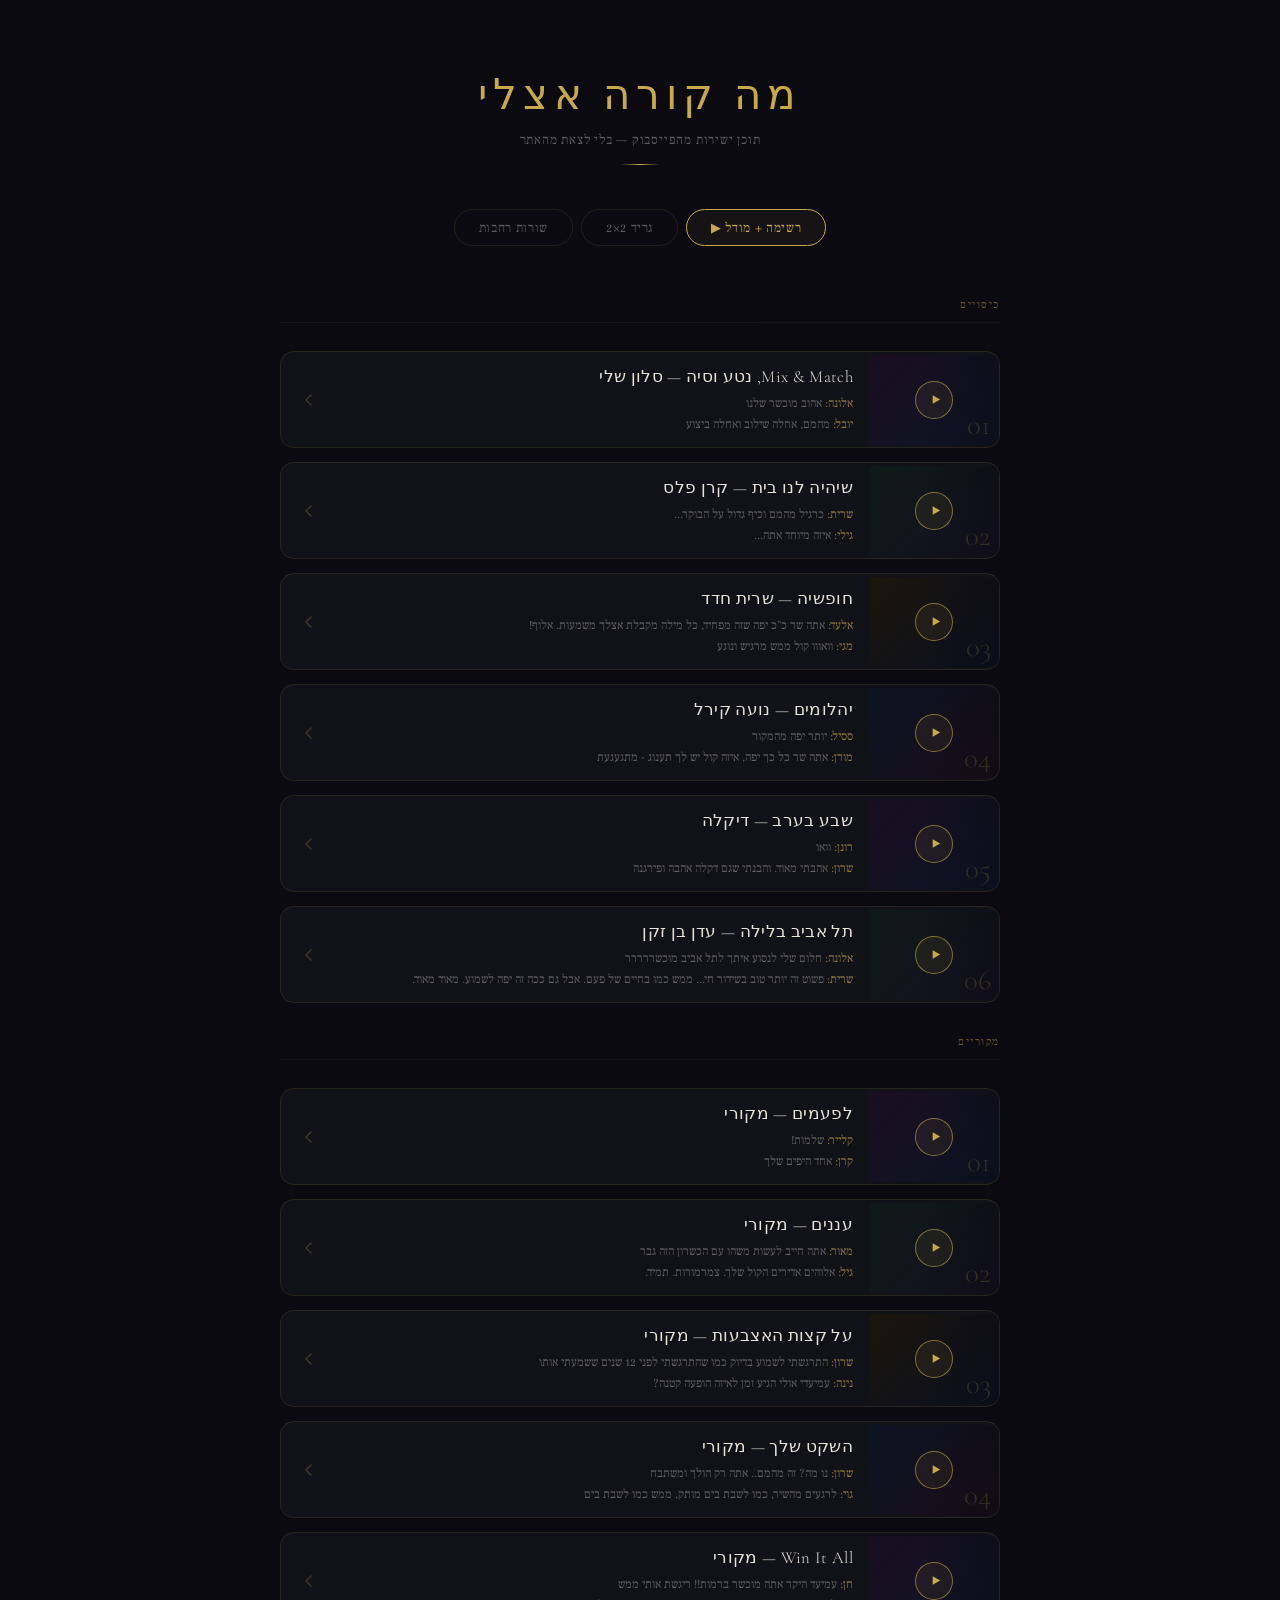
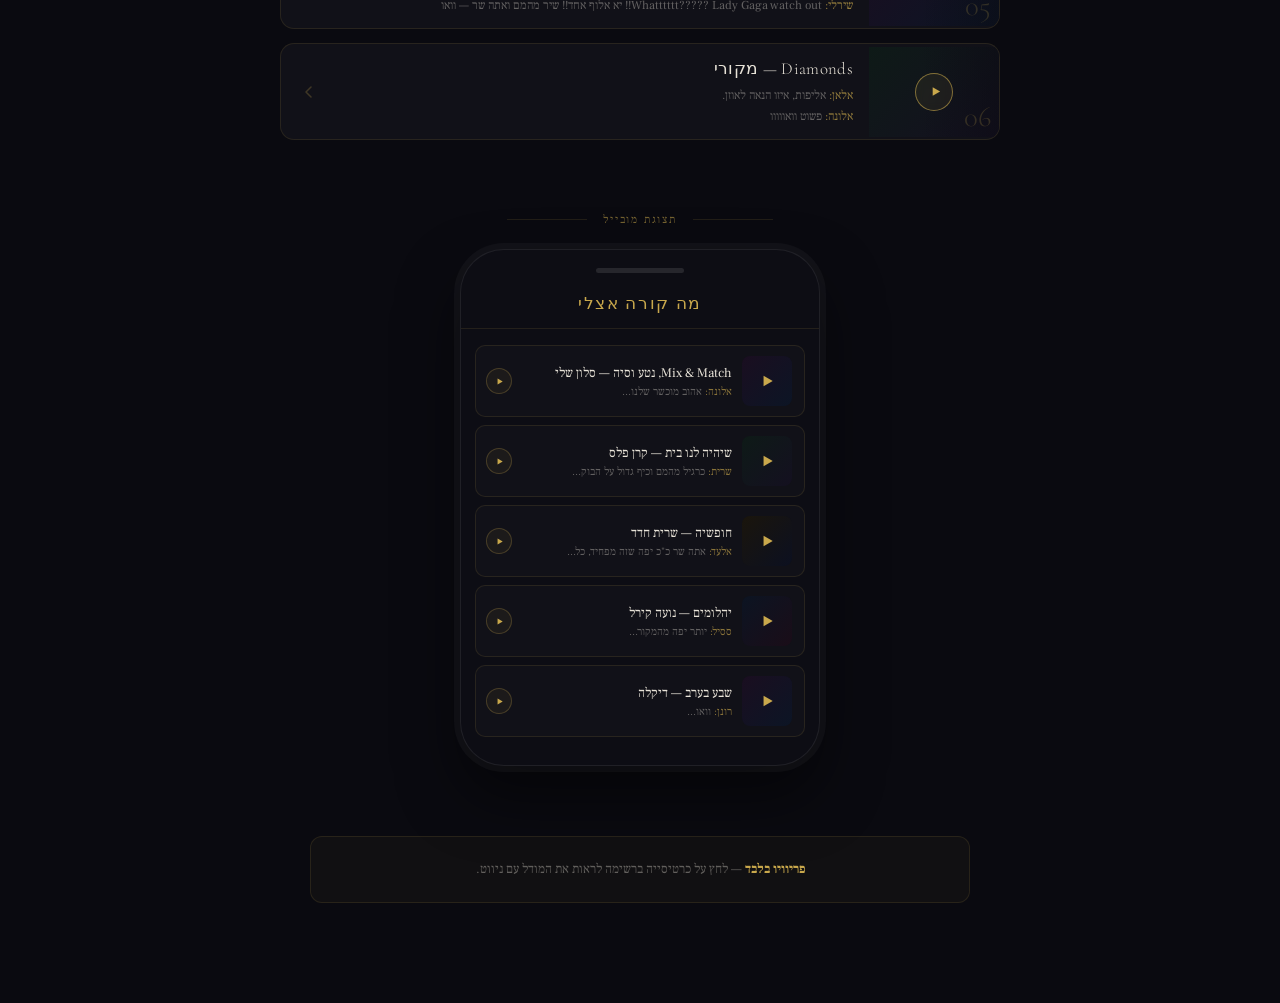
<file: facebook-preview.html>
<!DOCTYPE html>
<html lang="he" dir="rtl">
<head>
<meta charset="UTF-8">
<meta name="viewport" content="width=device-width, initial-scale=1.0">
<title>Amiado — מה קורה אצלי</title>
<link rel="preconnect" href="https://fonts.googleapis.com">
<link rel="preconnect" href="https://fonts.gstatic.com" crossorigin>
<link href="https://fonts.googleapis.com/css2?family=Cormorant+Garamond:ital,wght@0,300;0,400;1,300;1,400&family=Frank+Ruhl+Libre:wght@300;400&display=swap" rel="stylesheet">
<style>
*, *::before, *::after { box-sizing: border-box; margin: 0; padding: 0; }

:root {
  --bg: #0a0a10;
  --gold: #c9a84c;
  --gold-dim: rgba(201,168,76,0.15);
  --gold-glow: rgba(201,168,76,0.25);
  --text: #e8e3d8;
  --text-dim: rgba(232,227,216,0.38);
  --text-mid: rgba(232,227,216,0.62);
  --card-bg: #111118;
  --card-border: rgba(201,168,76,0.12);
  --surface: #16161f;
  --comment-bg: rgba(255,255,255,0.025);
}

html { scroll-behavior: smooth; }

body {
  background: var(--bg);
  color: var(--text);
  font-family: 'Frank Ruhl Libre', serif;
  min-height: 100vh;
  padding: 70px 20px 100px;
  overflow-x: hidden;
}

/* ─── Header ─── */
header {
  text-align: center;
  margin-bottom: 16px;
}
header h1 {
  font-family: 'Cormorant Garamond', serif;
  font-size: clamp(1.8rem, 4vw, 2.6rem);
  font-weight: 300;
  color: var(--gold);
  letter-spacing: 0.14em;
  margin-bottom: 10px;
}
header p { color: var(--text-dim); font-size: 0.82rem; letter-spacing: 0.06em; }
.divider { width: 40px; height: 1px; background: linear-gradient(to right, transparent, var(--gold), transparent); margin: 16px auto 0; }

/* ─── View toggle ─── */
.view-toggle {
  display: flex;
  justify-content: center;
  gap: 8px;
  margin: 44px 0 52px;
  flex-wrap: wrap;
}
.view-btn {
  background: none;
  border: 1px solid var(--card-border);
  color: var(--text-dim);
  padding: 9px 24px;
  border-radius: 24px;
  cursor: pointer;
  font-family: 'Frank Ruhl Libre', serif;
  font-size: 0.82rem;
  letter-spacing: 0.05em;
  transition: all 0.25s;
}
.view-btn:hover { border-color: rgba(201,168,76,0.3); color: var(--text-mid); }
.view-btn.active {
  border-color: var(--gold);
  color: var(--gold);
  background: rgba(201,168,76,0.06);
}

/* ══════════════════════════
   LIST VIEW — primary layout
══════════════════════════ */
#view-list { max-width: 720px; margin: 0 auto; }
#view-grid { display: none; max-width: 1200px; margin: 0 auto; }
#view-side { display: none; max-width: 1000px; margin: 0 auto; }

/* List items */
.list-feed { display: flex; flex-direction: column; gap: 14px; }

.list-item {
  display: grid;
  grid-template-columns: 130px 1fr 40px;
  align-items: center;
  background: var(--card-bg);
  border: 1px solid var(--card-border);
  border-radius: 14px;
  overflow: hidden;
  cursor: pointer;
  transition: border-color 0.3s, box-shadow 0.3s, transform 0.25s;
  animation: slideIn 0.4s ease both;
}
.list-item:nth-child(1) { animation-delay: 0.05s; }
.list-item:nth-child(2) { animation-delay: 0.12s; }
.list-item:nth-child(3) { animation-delay: 0.19s; }
.list-item:nth-child(4) { animation-delay: 0.26s; }

@keyframes slideIn {
  from { opacity: 0; transform: translateY(14px); }
  to   { opacity: 1; transform: translateY(0); }
}

.list-item:hover {
  border-color: rgba(201,168,76,0.35);
  box-shadow: 0 0 30px rgba(201,168,76,0.07), 0 4px 24px rgba(0,0,0,0.4);
  transform: translateX(-3px);
}

/* Thumbnail */
.thumb {
  width: 130px;
  height: 90px;
  position: relative;
  overflow: hidden;
  flex-shrink: 0;
}
.thumb-bg {
  position: absolute; inset: 0;
  background: linear-gradient(135deg, #1a0f22, #0d1828);
}
.thumb-bg-1 { background: linear-gradient(135deg, #1a0e20 0%, #0c1525 100%); }
.thumb-bg-2 { background: linear-gradient(135deg, #0e1a17 0%, #141020 100%); }
.thumb-bg-3 { background: linear-gradient(135deg, #1a150c 0%, #0c1020 100%); }
.thumb-bg-4 { background: linear-gradient(135deg, #0c1422 0%, #1a0d18 100%); }

.thumb-overlay {
  position: absolute; inset: 0;
  background: linear-gradient(to left, rgba(10,10,16,0.5) 0%, transparent 60%);
}
.thumb-num {
  position: absolute;
  bottom: 5px; right: 8px;
  font-family: 'Cormorant Garamond', serif;
  font-size: 1.8rem;
  font-weight: 300;
  color: rgba(201,168,76,0.2);
  line-height: 1;
  user-select: none;
}
.thumb-play {
  position: absolute; inset: 0;
  display: flex; align-items: center; justify-content: center;
  z-index: 2;
}
.thumb-play-circle {
  width: 38px; height: 38px;
  border-radius: 50%;
  border: 1.5px solid rgba(201,168,76,0.6);
  background: rgba(201,168,76,0.08);
  display: flex; align-items: center; justify-content: center;
  transition: all 0.25s;
  backdrop-filter: blur(4px);
}
.list-item:hover .thumb-play-circle {
  background: rgba(201,168,76,0.18);
  border-color: var(--gold);
  box-shadow: 0 0 16px rgba(201,168,76,0.3);
  transform: scale(1.1);
}
.thumb-play-circle svg { width: 13px; height: 13px; margin-right: -2px; }

/* List info */
.list-info {
  padding: 14px 16px;
  min-width: 0;
}
.list-title {
  font-family: 'Cormorant Garamond', serif;
  font-size: 1.05rem;
  font-weight: 300;
  color: var(--text);
  margin-bottom: 8px;
  letter-spacing: 0.02em;
}
.list-comments-preview {
  display: flex; flex-direction: column; gap: 4px;
}
.list-comment-line {
  font-size: 0.76rem;
  color: var(--text-dim);
  white-space: nowrap; overflow: hidden; text-overflow: ellipsis;
  line-height: 1.4;
}
.list-comment-line b { color: rgba(201,168,76,0.7); font-weight: 400; }

/* Arrow */
.list-arrow {
  display: flex; align-items: center; justify-content: center;
  padding-left: 16px;
  color: var(--gold);
  opacity: 0.25;
  transition: opacity 0.2s, transform 0.2s;
}
.list-item:hover .list-arrow { opacity: 0.7; transform: translateX(-3px); }
.list-arrow svg { width: 16px; height: 16px; }

/* ══════════════════════════
   GRID VIEW
══════════════════════════ */
#view-grid .grid-feed {
  display: grid;
  grid-template-columns: repeat(2, 1fr);
  gap: 24px;
}
#view-grid .video-card {
  display: grid;
  grid-template-columns: 62fr 38fr;
  background: var(--card-bg);
  border: 1px solid var(--card-border);
  border-radius: 14px;
  overflow: hidden;
  transition: border-color 0.3s, transform 0.25s;
}
#view-grid .video-card:hover {
  border-color: rgba(201,168,76,0.3);
  transform: translateY(-3px);
}
#view-grid .video-card iframe {
  display: block; width: 100%; height: 400px; border: none;
}
#view-grid .comments-section {
  padding: 20px 16px;
  border-right: 1px solid var(--card-border);
  background: var(--comment-bg);
  display: flex; flex-direction: column; justify-content: center;
}

/* ══════════════════════════
   SIDE VIEW
══════════════════════════ */
#view-side .side-feed { display: flex; flex-direction: column; gap: 24px; }
#view-side .video-card {
  display: grid;
  grid-template-columns: 62fr 38fr;
  background: var(--card-bg);
  border: 1px solid var(--card-border);
  border-radius: 14px;
  overflow: hidden;
  transition: border-color 0.3s, transform 0.25s;
}
#view-side .video-card:hover {
  border-color: rgba(201,168,76,0.3);
  transform: translateY(-3px);
}
#view-side .video-card iframe {
  display: block; width: 100%; height: 450px; border: none;
}
#view-side .comments-section {
  padding: 28px 22px;
  border-right: 1px solid var(--card-border);
  background: var(--comment-bg);
  display: flex; flex-direction: column; justify-content: center;
}

/* ─── Shared comments style ─── */
.comments-label {
  font-size: 0.67rem;
  letter-spacing: 0.12em;
  color: var(--gold);
  text-transform: uppercase;
  margin-bottom: 14px;
  opacity: 0.6;
}
.comment {
  display: flex; gap: 10px;
  padding: 9px 0;
  border-bottom: 1px solid rgba(255,255,255,0.04);
}
.comment:last-child { border-bottom: none; }
.avatar {
  width: 28px; height: 28px; border-radius: 50%;
  background: var(--gold-dim);
  border: 1px solid rgba(201,168,76,0.2);
  display: flex; align-items: center; justify-content: center;
  font-size: 0.7rem; color: var(--gold); flex-shrink: 0;
}
.comment-body { flex: 1; min-width: 0; }
.comment-name { font-size: 0.74rem; color: var(--gold); margin-bottom: 2px; }
.comment-text { font-size: 0.82rem; color: var(--text-mid); line-height: 1.55; }

/* ══════════════════════════
   MODAL
══════════════════════════ */
.modal-overlay {
  position: fixed; inset: 0; z-index: 1000;
  background: rgba(5, 5, 10, 0.88);
  backdrop-filter: blur(16px);
  -webkit-backdrop-filter: blur(16px);
  display: flex; align-items: center; justify-content: center;
  padding: 20px;
  opacity: 0; visibility: hidden;
  transition: opacity 0.3s, visibility 0.3s;
}
.modal-overlay.open { opacity: 1; visibility: visible; }

.modal-box {
  width: 100%; max-width: 960px;
  background: var(--card-bg);
  border: 1px solid rgba(201,168,76,0.2);
  border-radius: 20px;
  overflow: hidden;
  display: grid;
  grid-template-columns: 60fr 40fr;
  max-height: 90vh;
  box-shadow: 0 0 80px rgba(0,0,0,0.6), 0 0 40px rgba(201,168,76,0.04);
  transform: scale(0.9) translateY(30px);
  transition: transform 0.4s cubic-bezier(0.34, 1.4, 0.64, 1);
}
.modal-overlay.open .modal-box { transform: scale(1) translateY(0); }

/* Video side */
.modal-video {
  position: relative;
  background: #000;
}
.modal-video iframe {
  display: block; width: 100%; height: 100%; min-height: 480px; border: none;
}
.modal-nav {
  position: absolute; bottom: 0; left: 0; right: 0;
  display: flex; justify-content: space-between; align-items: center;
  padding: 14px 16px;
  background: linear-gradient(to top, rgba(0,0,0,0.7), transparent);
  z-index: 5;
}
.modal-nav-btn {
  background: rgba(0,0,0,0.4);
  border: 1px solid rgba(201,168,76,0.25);
  color: var(--gold);
  padding: 7px 16px;
  border-radius: 20px;
  cursor: pointer;
  font-family: 'Frank Ruhl Libre', serif;
  font-size: 0.78rem;
  letter-spacing: 0.05em;
  transition: all 0.2s;
  backdrop-filter: blur(6px);
}
.modal-nav-btn:hover { background: rgba(201,168,76,0.15); border-color: var(--gold); }
.modal-nav-btn:disabled { opacity: 0.2; cursor: default; }
.modal-nav-counter {
  font-family: 'Cormorant Garamond', serif;
  font-size: 0.85rem;
  color: rgba(201,168,76,0.5);
  letter-spacing: 0.08em;
}

/* Comments side */
.modal-comments {
  padding: 28px 24px;
  border-right: 1px solid var(--card-border);
  background: var(--comment-bg);
  display: flex; flex-direction: column;
  overflow-y: auto;
}
.modal-title {
  font-family: 'Cormorant Garamond', serif;
  font-size: 1.15rem;
  font-weight: 300;
  color: var(--text);
  margin-bottom: 6px;
  line-height: 1.4;
}
.modal-subtitle {
  font-size: 0.72rem;
  color: var(--text-dim);
  letter-spacing: 0.05em;
  margin-bottom: 24px;
}
.modal-divider {
  height: 1px;
  background: var(--card-border);
  margin-bottom: 18px;
}
.modal-comments-label {
  font-size: 0.67rem;
  letter-spacing: 0.12em;
  color: var(--gold);
  text-transform: uppercase;
  margin-bottom: 16px;
  opacity: 0.6;
}

/* Close button — top-right of comments panel */
.modal-close {
  position: absolute; top: 14px; right: 14px; z-index: 10;
  width: 28px; height: 28px; border-radius: 50%;
  background: rgba(201,168,76,0.06);
  border: 1px solid rgba(201,168,76,0.18);
  color: var(--text-dim);
  font-size: 0.78rem; cursor: pointer;
  display: flex; align-items: center; justify-content: center;
  transition: all 0.2s;
  flex-shrink: 0;
}
.modal-close:hover { background: rgba(201,168,76,0.15); color: var(--gold); border-color: var(--gold); }

/* Post text */
.modal-post-text {
  font-size: 0.83rem;
  color: var(--text-mid);
  line-height: 1.75;
  margin-bottom: 18px;
  padding-bottom: 16px;
  border-bottom: 1px solid var(--card-border);
  direction: rtl;
}

/* All comments link */
.modal-all-comments {
  display: flex; align-items: center; gap: 6px;
  margin-top: 14px;
  padding-top: 14px;
  border-top: 1px solid var(--card-border);
  font-size: 0.78rem;
  color: var(--gold);
  opacity: 0.6;
  text-decoration: none;
  transition: opacity 0.2s;
  letter-spacing: 0.04em;
}
.modal-all-comments:hover { opacity: 1; }
.modal-all-comments svg { width: 12px; height: 12px; }

/* ══════════════════════════
   MOBILE FRAME PREVIEW
══════════════════════════ */
.section-label {
  text-align: center;
  margin: 72px 0 22px;
  display: flex; align-items: center; justify-content: center; gap: 16px;
}
.section-label::before, .section-label::after {
  content: '';
  flex: 1; max-width: 80px;
  height: 1px;
  background: var(--card-border);
}
.section-label span {
  font-size: 0.7rem;
  letter-spacing: 0.16em;
  color: var(--gold);
  text-transform: uppercase;
  opacity: 0.55;
}

.phone-wrap {
  display: flex;
  justify-content: center;
}
.phone {
  width: 360px;
  background: #0d0d14;
  border: 1px solid rgba(255,255,255,0.08);
  border-radius: 44px;
  padding: 18px 0 28px;
  box-shadow: 0 0 0 6px rgba(255,255,255,0.03), 0 30px 60px rgba(0,0,0,0.5);
  overflow: hidden;
}
.phone-bar {
  display: flex; align-items: center; justify-content: center;
  margin-bottom: 20px; padding: 0 20px;
}
.phone-notch {
  width: 88px; height: 5px;
  background: rgba(255,255,255,0.1);
  border-radius: 3px;
}
.phone-header {
  text-align: center;
  padding: 0 20px 14px;
  border-bottom: 1px solid var(--card-border);
  margin-bottom: 16px;
}
.phone-header h2 {
  font-family: 'Cormorant Garamond', serif;
  font-size: 1.05rem;
  font-weight: 300;
  color: var(--gold);
  letter-spacing: 0.1em;
}
.phone-list {
  display: flex; flex-direction: column; gap: 8px;
  padding: 0 14px;
}
.phone-item {
  display: flex; align-items: center; gap: 10px;
  background: var(--card-bg);
  border: 1px solid var(--card-border);
  border-radius: 10px;
  padding: 10px 12px 10px 10px;
  cursor: pointer;
  transition: border-color 0.2s;
}
.phone-item:hover { border-color: rgba(201,168,76,0.35); }
.phone-thumb {
  width: 50px; height: 50px; border-radius: 8px;
  display: flex; align-items: center; justify-content: center;
  flex-shrink: 0; overflow: hidden; position: relative;
}
.phone-thumb svg { width: 16px; height: 16px; position: relative; z-index: 1; }
.phone-thumb::before {
  content: ''; position: absolute; inset: 0;
}
.phone-thumb-1::before { background: linear-gradient(135deg, #1a0e20, #0c1525); }
.phone-thumb-2::before { background: linear-gradient(135deg, #0e1a17, #141020); }
.phone-thumb-3::before { background: linear-gradient(135deg, #1a150c, #0c1020); }
.phone-thumb-4::before { background: linear-gradient(135deg, #0c1422, #1a0d18); }

.phone-item-body { flex: 1; min-width: 0; }
.phone-item-title {
  font-size: 0.82rem; color: var(--text);
  white-space: nowrap; overflow: hidden; text-overflow: ellipsis;
  margin-bottom: 3px;
}
.phone-item-sub {
  font-size: 0.69rem; color: var(--text-dim);
  white-space: nowrap; overflow: hidden; text-overflow: ellipsis;
}
.phone-item-sub b { color: rgba(201,168,76,0.65); font-weight: 400; }
.phone-play {
  width: 26px; height: 26px; border-radius: 50%;
  border: 1px solid rgba(201,168,76,0.25);
  background: rgba(201,168,76,0.06);
  display: flex; align-items: center; justify-content: center;
  flex-shrink: 0;
}
.phone-play svg { width: 9px; height: 9px; margin-right: -1px; }

/* ─── Note ─── */
.note {
  max-width: 660px;
  margin: 70px auto 0;
  padding: 20px 26px;
  background: rgba(201,168,76,0.04);
  border: 1px solid var(--card-border);
  border-radius: 12px;
  color: var(--text-dim);
  font-size: 0.82rem;
  line-height: 1.9;
  text-align: center;
}
.note strong { color: var(--gold); }

/* ─── Responsive ─── */
@media (max-width: 720px) {
  #view-grid .grid-feed { grid-template-columns: 1fr; }
  #view-grid .video-card,
  #view-side .video-card { grid-template-columns: 1fr !important; }
  #view-grid .video-card iframe,
  #view-side .video-card iframe { height: 280px !important; }
  #view-grid .comments-section,
  #view-side .comments-section { border-right: none !important; border-top: 1px solid var(--card-border) !important; }
  .list-item { grid-template-columns: 100px 1fr 36px; }
  .thumb { width: 100px; height: 80px; }
  .phone { width: 100%; border-radius: 20px; }

  /* ── Mobile modal = bottom sheet ── */
  .modal-overlay { align-items: flex-end; padding: 0; }
  .modal-box {
    grid-template-columns: 1fr;
    border-radius: 20px 20px 0 0;
    max-height: 92vh;
    width: 100%;
    transform: translateY(100%) !important;
    transition: transform 0.4s cubic-bezier(0.32, 0.72, 0, 1) !important;
  }
  .modal-overlay.open .modal-box { transform: translateY(0) !important; }
  .modal-video iframe { min-height: 220px !important; height: 220px !important; }
  .modal-comments {
    max-height: 280px;
    border-right: none !important;
    border-top: 1px solid var(--card-border);
  }
}
</style>
</head>
<body>

<header>
  <h1>מה קורה אצלי</h1>
  <p>תוכן ישירות מהפייסבוק — בלי לצאת מהאתר</p>
  <div class="divider"></div>
</header>

<div class="view-toggle">
  <button class="view-btn active" onclick="setView('list', this)">רשימה + מודל ▶</button>
  <button class="view-btn" onclick="setView('grid', this)">גריד 2×2</button>
  <button class="view-btn" onclick="setView('side', this)">שורות רחבות</button>
</div>

<!-- ═══════════ LIST VIEW ═══════════ -->
<div id="view-list">
  <div id="list-feed-cover" class="list-feed"></div>
  <div id="list-feed-original" class="list-feed" style="margin-top:32px;"></div>
</div>

<!-- ═══════════ GRID VIEW ═══════════ -->
<div id="view-grid">
  <div id="grid-feed" class="grid-feed"></div>
</div>

<!-- ═══════════ SIDE VIEW ═══════════ -->
<div id="view-side">
  <div id="side-feed" class="side-feed"></div>
</div>

<!-- ═══════════ MODAL ═══════════ -->
<div class="modal-overlay" id="modal" onclick="handleOverlayClick(event)">
  <div class="modal-box">
    <div class="modal-video">
      <iframe id="modal-iframe" src="" scrolling="no" allowfullscreen
        allow="autoplay; clipboard-write; encrypted-media; picture-in-picture; web-share">
      </iframe>
      <div class="modal-nav">
        <button class="modal-nav-btn" id="btn-prev" onclick="navigate(-1)">‹ הקודם</button>
        <span class="modal-nav-counter" id="modal-counter">1 / 4</span>
        <button class="modal-nav-btn" id="btn-next" onclick="navigate(1)">הבא ›</button>
      </div>
    </div>
    <div class="modal-comments" id="modal-comments">
      <button class="modal-close" onclick="closeModal()">✕</button>
    </div>
  </div>
</div>

<!-- ═══════════ MOBILE PREVIEW ═══════════ -->
<div class="section-label"><span>תצוגת מובייל</span></div>
<div class="phone-wrap">
  <div class="phone">
    <div class="phone-bar"><div class="phone-notch"></div></div>
    <div class="phone-header"><h2>מה קורה אצלי</h2></div>
    <div id="phone-list" class="phone-list"></div>
  </div>
</div>

<div class="note">
  <strong>פריוויו בלבד</strong> — לחץ על כרטיסייה ברשימה לראות את המודל עם ניווט.
</div>

<script>
// ═══════════════════════════════
// DATA
// ═══════════════════════════════
const covers = [
  {
    id: 219322850264239,
    title: "Mix & Match, נטע וסיה — סלון שלי",
    post: "Mix & Match, Neta and Sia visited my living room, So instead of coffee, I played for them a bit :)",
    comments: [
      { name: "אלונה",  text: "אהוב מוכשר שלנו" },
      { name: "יובל",   text: "מהמם, אחלה שילוב ואחלה ביצוע" },
      { name: "מאירה",  text: "ביצוע מושלם ❤️ אוהבת את הקול הנוגע שלך.." }
    ]
  },
  {
    id: 854200621969408,
    title: "שיהיה לנו בית — קרן פלס",
    post: "אף פעם לא היה לי את האומץ לשיר אותו כי בזמנו הוא היה כואב שורף מידי. מאז ... יש לי בית וכלב וילדים שלושה (חסרה רק החצר) אז הכל מעבר למושלם. ועכשיו שפחות שורף אני יכול לגשת לשיר המדהים הזה ולהגיש לכם אותו מתוך זיכרון ישן כואב.",
    comments: [
      { name: "שרית", text: "כרגיל מהמם וכיף גדול על הבוקר..." },
      { name: "גילי",  text: "איזה מיוחד אתה..." },
      { name: "שירה", text: "מדהים ומרגש" }
    ]
  },
  {
    id: 10158168026077054,
    title: "חופשיה — שרית חדד",
    post: "אז כבר יותר משבועיים הבת הקטנה שרה את השיר ״חופשייה״ בבית אחרי שראתה את הביצוע בזמר במסיכה. אז אם השיר זה תפס אותה, אבא מתיישב על הפסנתר ומנגן.",
    comments: [
      { name: "אלעד", text: "אתה שר כ\"כ יפה שזה מפחיד, כל מילה מקבלת אצלך משמעות. אלוף!" },
      { name: "מגי",  text: "וואווו קול ממש מרגיש ונוגע" },
      { name: "קארין", text: "וואו מהמםםם יש לך קול מושלם ומרגש" }
    ]
  },
  {
    id: 10158646832962054,
    title: "יהלומים — נועה קירל",
    post: "כשהבת הקטנה שלי כל כך אוהבת את נועה קירל, אבא לא ינגן לה שיר של נועה. קבלו טעימה קטנה ;)",
    comments: [
      { name: "ססיל", text: "יותר יפה מהמקור" },
      { name: "מורן", text: "אתה שר כל כך יפה, איזה קול יש לך תענוג - מתגעגעת" },
      { name: "אורי",  text: "זה מפתיע" }
    ]
  },
  {
    id: 10158637068292054,
    title: "שבע בערב — דיקלה",
    post: "",
    comments: [
      { name: "רונן",  text: "וואו" },
      { name: "שרון", text: "אהבתי מאוד. והבנתי שגם דקלה אהבה ופירגנה" },
      { name: "אור",   text: "מאוהבתתתתת" }
    ]
  },
  {
    id: 10158288402857054,
    title: "תל אביב בלילה — עדן בן זקן",
    post: "טוב נו סגר שלישי ואיך בא לצאת לתל אביב בלילה :)",
    comments: [
      { name: "אלונה", text: "חלום שלי לנסוע איתך לתל אביב מוכשררררר" },
      { name: "שרית",  text: "פשוט זה יותר טוב בשידור חי... ממש כמו בחיים של פעם. אבל גם ככה זה יפה לשמוע. מאוד מאוד." },
      { name: "דפנה", text: "יפה מאד!!!" }
    ]
  }
];

const originals = [
  {
    id: 10158274946972054,
    title: "לפעמים — מקורי",
    post: "הכי פשוט, כן ואמיתי בלי פילטר ופוטושופ. מה יותר טוב מלעשות שיחת נפש עם עצמך ועוד עם לחן! :)",
    comments: [
      { name: "קלייר", text: "שלמות!" },
      { name: "קרן",   text: "אחד היפים שלך" },
      { name: "לביא",  text: "וואוווו, מקסים!!! הקול שלך מטורף, המילים, הלחן... הפתעת" }
    ]
  },
  {
    id: 10158263611492054,
    title: "עננים — מקורי",
    post: "לפני 21 שנה בדיוק נכתב השיר הזה. רק כך יכולתי לבטא את עצמי. גיטרה, כמה מילים ולחן. עד היום עדיין נוגע בי.",
    comments: [
      { name: "מאור",  text: "אתה חייב לעשות משהו עם הכשרון הזה גבר" },
      { name: "גיל",   text: "אלוהים אדירים הקול שלך. צמרמורות. תמיד." },
      { name: "ואדים", text: "אתה מוכשר כל כך! כל כך!!!" }
    ]
  },
  {
    id: 10158685851287054,
    title: "על קצות האצבעות — מקורי",
    post: "כמה כיף להוציא מהמגירה שיר ישן שלי ולנגן על הבוקר :)",
    comments: [
      { name: "שרון", text: "התרגשתי לשמוע בדיוק כמו שהתרגשתי לפני 12 שנים ששמעתי אותו" },
      { name: "נינה",  text: "עמיעדי אולי הגיע זמן לאיזה הופעה קטנה?" },
      { name: "מורן", text: "שיר מקסים, תענוג צרוף" }
    ]
  },
  {
    id: 10157682971582054,
    title: "השקט שלך — מקורי",
    post: "לכל אחד יש את הקול שלו, אותו קול פנימי שלפעמים שותק ולא אומר מילה. בשעת לילה מאוחרת שיר חדש — ״השקט שלך״.",
    comments: [
      { name: "שרון",    text: "נו מה? זה מהמם.. אתה רק הולך ומשתבח" },
      { name: "גוי",     text: "לרגעים מהשיר, כמו לשבת בים מותק, ממש כמו לשבת בים" },
      { name: "בת שבע", text: "וואי איך אתה שר מהלב 💙 איזה קול לעצום עיניים ולשמוע" }
    ]
  },
  {
    id: 10157493890152054,
    title: "Win It All — מקורי",
    post: "אז ככה ... בין משחקים עם הילדים, מריבות, בישולים, עייפות ... התגנב לו שיר ככה בלי שארגיש. שיר ראשון על הפסנתר. מקווה שתאהבו",
    comments: [
      { name: "חן",    text: "עמיעד היקר אתה מוכשר ברמות!! ריגשת אותי ממש" },
      { name: "שירלי", text: "Whatttttt????? Lady Gaga watch out!! יא אלוף אחד!! שיר מהמם ואתה שר — וואו" },
      { name: "תמי",   text: "אשששש עלייך עמיעדוש חתיך שלנו" }
    ]
  },
  {
    id: 323047299566978,
    title: "Diamonds — מקורי",
    post: "אי שם לפני שש שנים כתבתי את השיר הקסום הזה והיום הוא מצא את דרכו אליי לפסנתר :)",
    comments: [
      { name: "אלאן",  text: "אליפות, איזו הנאה לאוזן." },
      { name: "אלונה", text: "פשוט וואווווו" },
      { name: "דפנה",  text: "יהלום מקסים!" }
    ]
  }
];

// flat array for modal navigation (covers first, then originals)
const videos = [...covers, ...originals];

// attach fbUrl + src to each
videos.forEach(v => {
  v.fbUrl = `https://www.facebook.com/amiad.oberman.9/videos/${v.id}/`;
  v.src   = `https://www.facebook.com/plugins/video.php?height=476&href=https%3A%2F%2Fwww.facebook.com%2Famiad.oberman.9%2Fvideos%2F${v.id}%2F&show_text=false&width=267&t=0`;
});

const GRADIENTS = ['thumb-bg-1','thumb-bg-2','thumb-bg-3','thumb-bg-4'];
const PLAY_SVG = `<svg viewBox="0 0 14 14" fill="none"><path d="M4 2.5l8 4.5-8 4.5V2.5z" fill="#c9a84c"/></svg>`;
const ARROW_SVG = `<svg viewBox="0 0 16 16" fill="none"><path d="M10 13L5 8l5-5" stroke="#c9a84c" stroke-width="1.5" stroke-linecap="round" stroke-linejoin="round"/></svg>`;

// ═══════════════════════════════
// RENDER HELPERS
// ═══════════════════════════════
function categoryLabel(text) {
  return `<div style="font-size:0.68rem;letter-spacing:0.14em;color:var(--gold);text-transform:uppercase;opacity:0.5;margin-bottom:14px;padding-bottom:10px;border-bottom:1px solid var(--card-border);">${text}</div>`;
}

function renderListItem(v, globalIdx, localIdx) {
  return `
    <div class="list-item" onclick="openModal(${globalIdx})" style="animation-delay:${localIdx * 0.07}s">
      <div class="thumb">
        <div class="thumb-bg ${GRADIENTS[localIdx % 4]}"></div>
        <div class="thumb-overlay"></div>
        <div class="thumb-num">${String(localIdx + 1).padStart(2,'0')}</div>
        <div class="thumb-play"><div class="thumb-play-circle">${PLAY_SVG}</div></div>
      </div>
      <div class="list-info">
        <div class="list-title">${v.title}</div>
        <div class="list-comments-preview">
          <div class="list-comment-line"><b>${v.comments[0].name}:</b> ${v.comments[0].text}</div>
          ${v.comments[1] ? `<div class="list-comment-line"><b>${v.comments[1].name}:</b> ${v.comments[1].text}</div>` : ''}
        </div>
      </div>
      <div class="list-arrow">${ARROW_SVG}</div>
    </div>`;
}

function renderVideoCard(v) {
  return `
    <div class="video-card">
      <iframe src="${v.src}" scrolling="no" allowfullscreen allow="autoplay; clipboard-write; encrypted-media; picture-in-picture; web-share"></iframe>
      <div class="comments-section">
        <div class="comments-label">תגובות נבחרות</div>
        ${v.comments.map(c => `
          <div class="comment">
            <div class="avatar">${c.name[0]}</div>
            <div class="comment-body">
              <div class="comment-name">${c.name}</div>
              <div class="comment-text">${c.text}</div>
            </div>
          </div>`).join('')}
      </div>
    </div>`;
}

function renderPhoneItem(v, globalIdx, localIdx) {
  return `
    <div class="phone-item" onclick="openModal(${globalIdx})">
      <div class="phone-thumb phone-thumb-${(localIdx % 4) + 1}">${PLAY_SVG}</div>
      <div class="phone-item-body">
        <div class="phone-item-title">${v.title}</div>
        <div class="phone-item-sub"><b>${v.comments[0].name}:</b> ${v.comments[0].text.substring(0,28)}...</div>
      </div>
      <div class="phone-play">${PLAY_SVG}</div>
    </div>`;
}

// ═══════════════════════════════
// INIT — build all views
// ═══════════════════════════════
(function init() {
  // List
  document.getElementById('list-feed-cover').innerHTML =
    categoryLabel('כיסויים') +
    covers.map((v, i) => renderListItem(v, i, i)).join('');
  document.getElementById('list-feed-original').innerHTML =
    categoryLabel('מקוריים') +
    originals.map((v, i) => renderListItem(v, covers.length + i, i)).join('');

  // Grid
  document.getElementById('grid-feed').innerHTML =
    videos.map(v => renderVideoCard(v)).join('');

  // Side
  document.getElementById('side-feed').innerHTML =
    videos.map(v => renderVideoCard(v)).join('');

  // Phone (first 5 only to fit screen)
  document.getElementById('phone-list').innerHTML =
    videos.slice(0, 5).map((v, i) => renderPhoneItem(v, i, i)).join('');
})();

// ═══════════════════════════════
// MODAL
// ═══════════════════════════════
let currentIndex = 0;

function setView(type, btn) {
  ['list','grid','side'].forEach(v => {
    document.getElementById('view-' + v).style.display = v === type ? '' : 'none';
  });
  document.querySelectorAll('.view-btn').forEach(b => b.classList.remove('active'));
  btn.classList.add('active');
}

function openModal(index) {
  currentIndex = index;
  loadModal();
  document.getElementById('modal').classList.add('open');
  document.body.style.overflow = 'hidden';
}

function loadModal() {
  const v = videos[currentIndex];
  document.getElementById('modal-iframe').src = v.src;
  document.getElementById('modal-counter').textContent = `${currentIndex + 1} / ${videos.length}`;
  document.getElementById('btn-prev').disabled = currentIndex === 0;
  document.getElementById('btn-next').disabled = currentIndex === videos.length - 1;
  document.getElementById('modal-comments').innerHTML = `
    <button class="modal-close" onclick="closeModal()">✕</button>
    <div class="modal-title">${v.title}</div>
    ${v.post ? `<div class="modal-post-text">${v.post}</div>` : '<div class="modal-divider"></div>'}
    <div class="modal-comments-label">תגובות נבחרות</div>
    ${v.comments.map(c => `
      <div class="comment">
        <div class="avatar">${c.name[0]}</div>
        <div class="comment-body">
          <div class="comment-name">${c.name}</div>
          <div class="comment-text">${c.text}</div>
        </div>
      </div>`).join('')}
    <a class="modal-all-comments" href="${v.fbUrl}" target="_blank" rel="noopener">
      לכל התגובות בפייסבוק
      <svg viewBox="0 0 12 12" fill="none"><path d="M10 6H2M6 2L2 6l4 4" stroke="#c9a84c" stroke-width="1.2" stroke-linecap="round" stroke-linejoin="round"/></svg>
    </a>
  `;
}

function navigate(dir) {
  const next = currentIndex + dir;
  if (next < 0 || next >= videos.length) return;
  currentIndex = next;
  const iframe = document.getElementById('modal-iframe');
  iframe.style.opacity = '0';
  setTimeout(() => { loadModal(); iframe.style.opacity = '1'; }, 200);
}

function closeModal() {
  document.getElementById('modal').classList.remove('open');
  document.body.style.overflow = '';
  setTimeout(() => { document.getElementById('modal-iframe').src = ''; }, 350);
}

function handleOverlayClick(e) {
  if (e.target === document.getElementById('modal')) closeModal();
}

document.addEventListener('keydown', e => {
  if (e.key === 'Escape') closeModal();
  if (e.key === 'ArrowRight') navigate(-1);
  if (e.key === 'ArrowLeft') navigate(1);
});
</script>

</body>
</html>
</file>
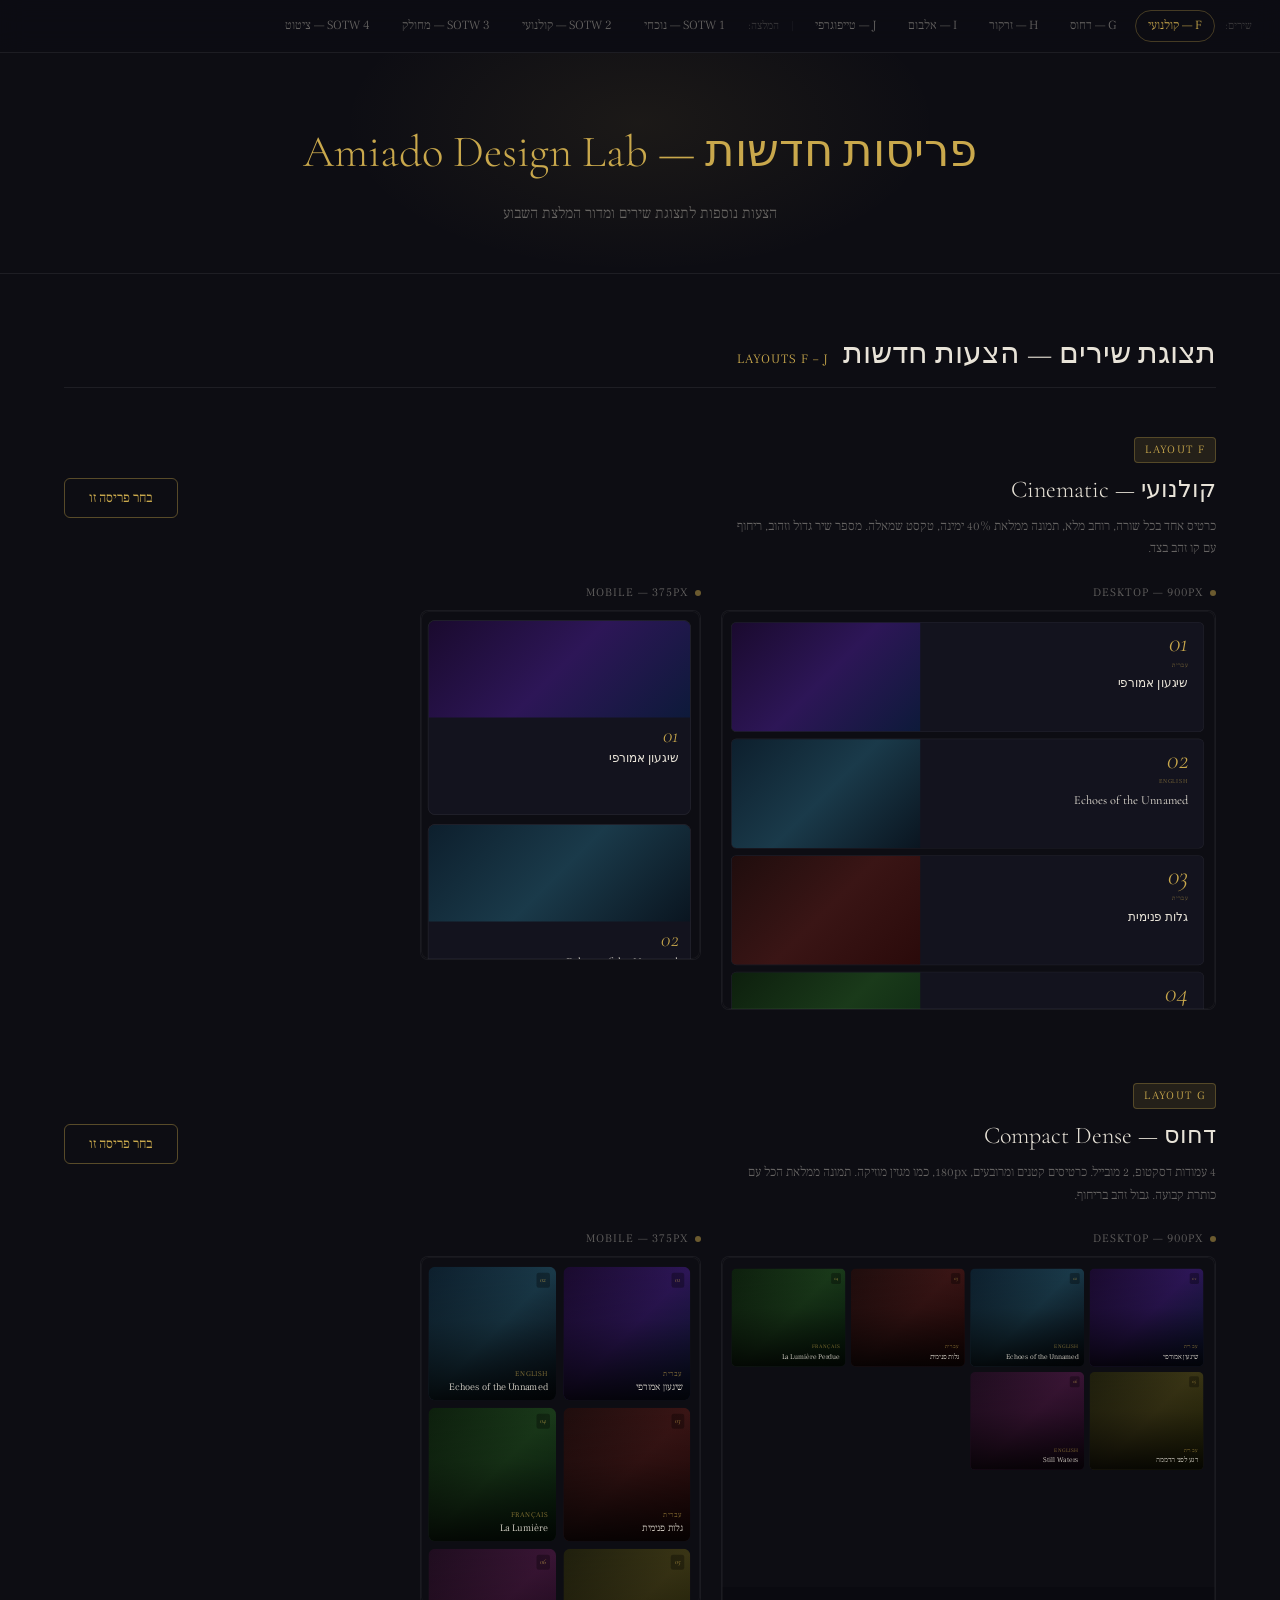
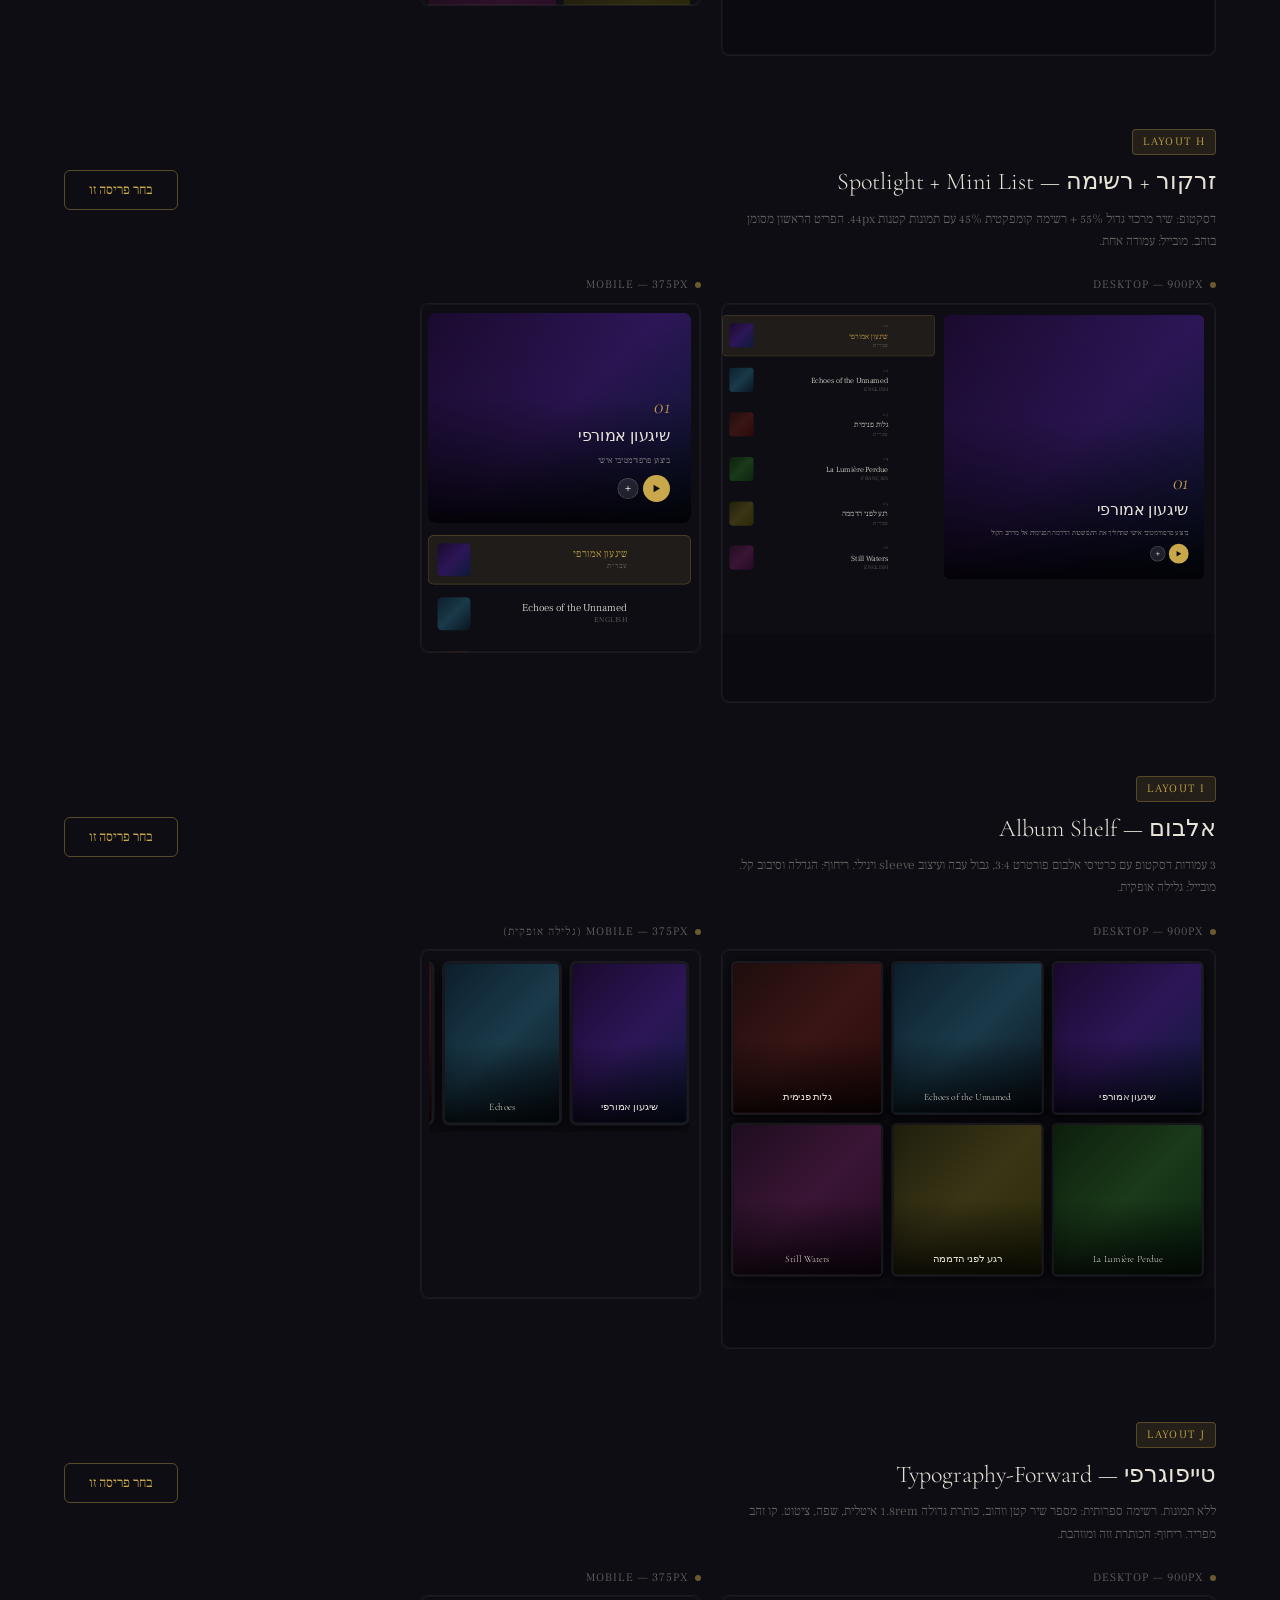
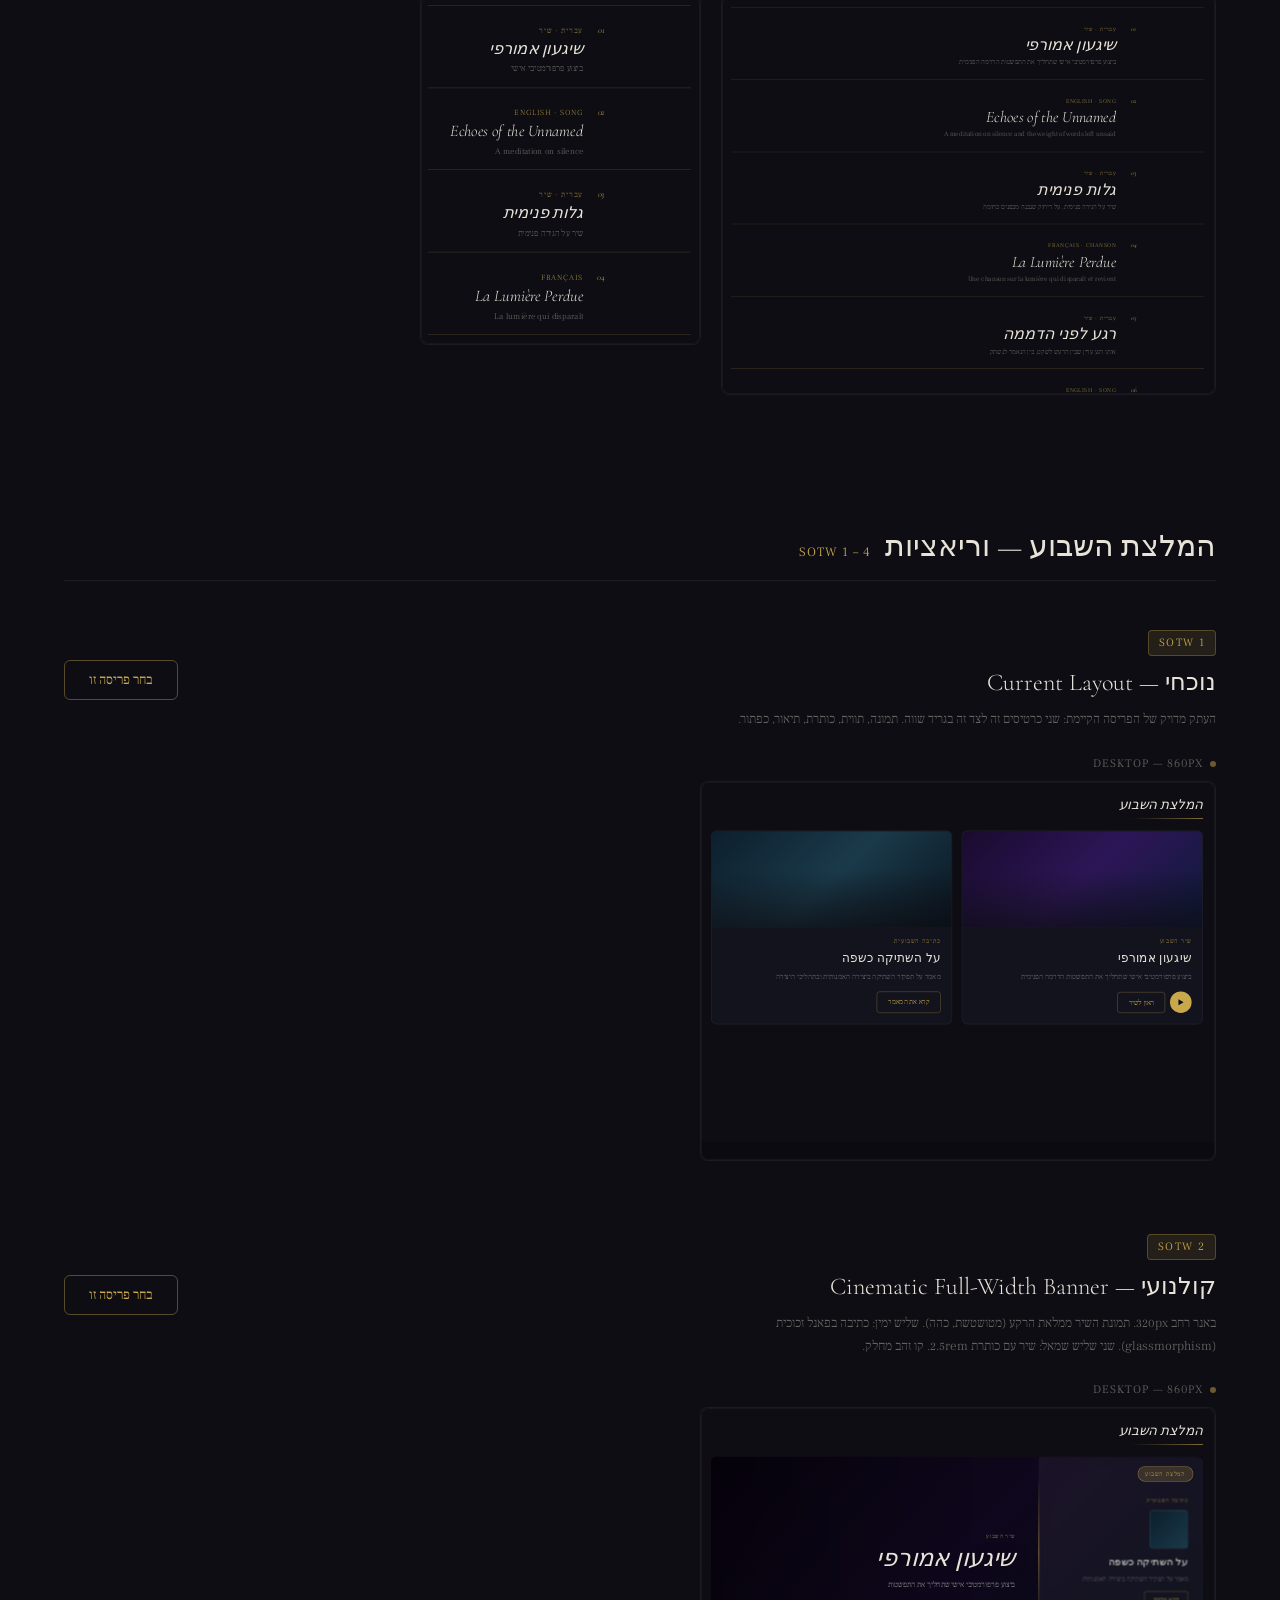
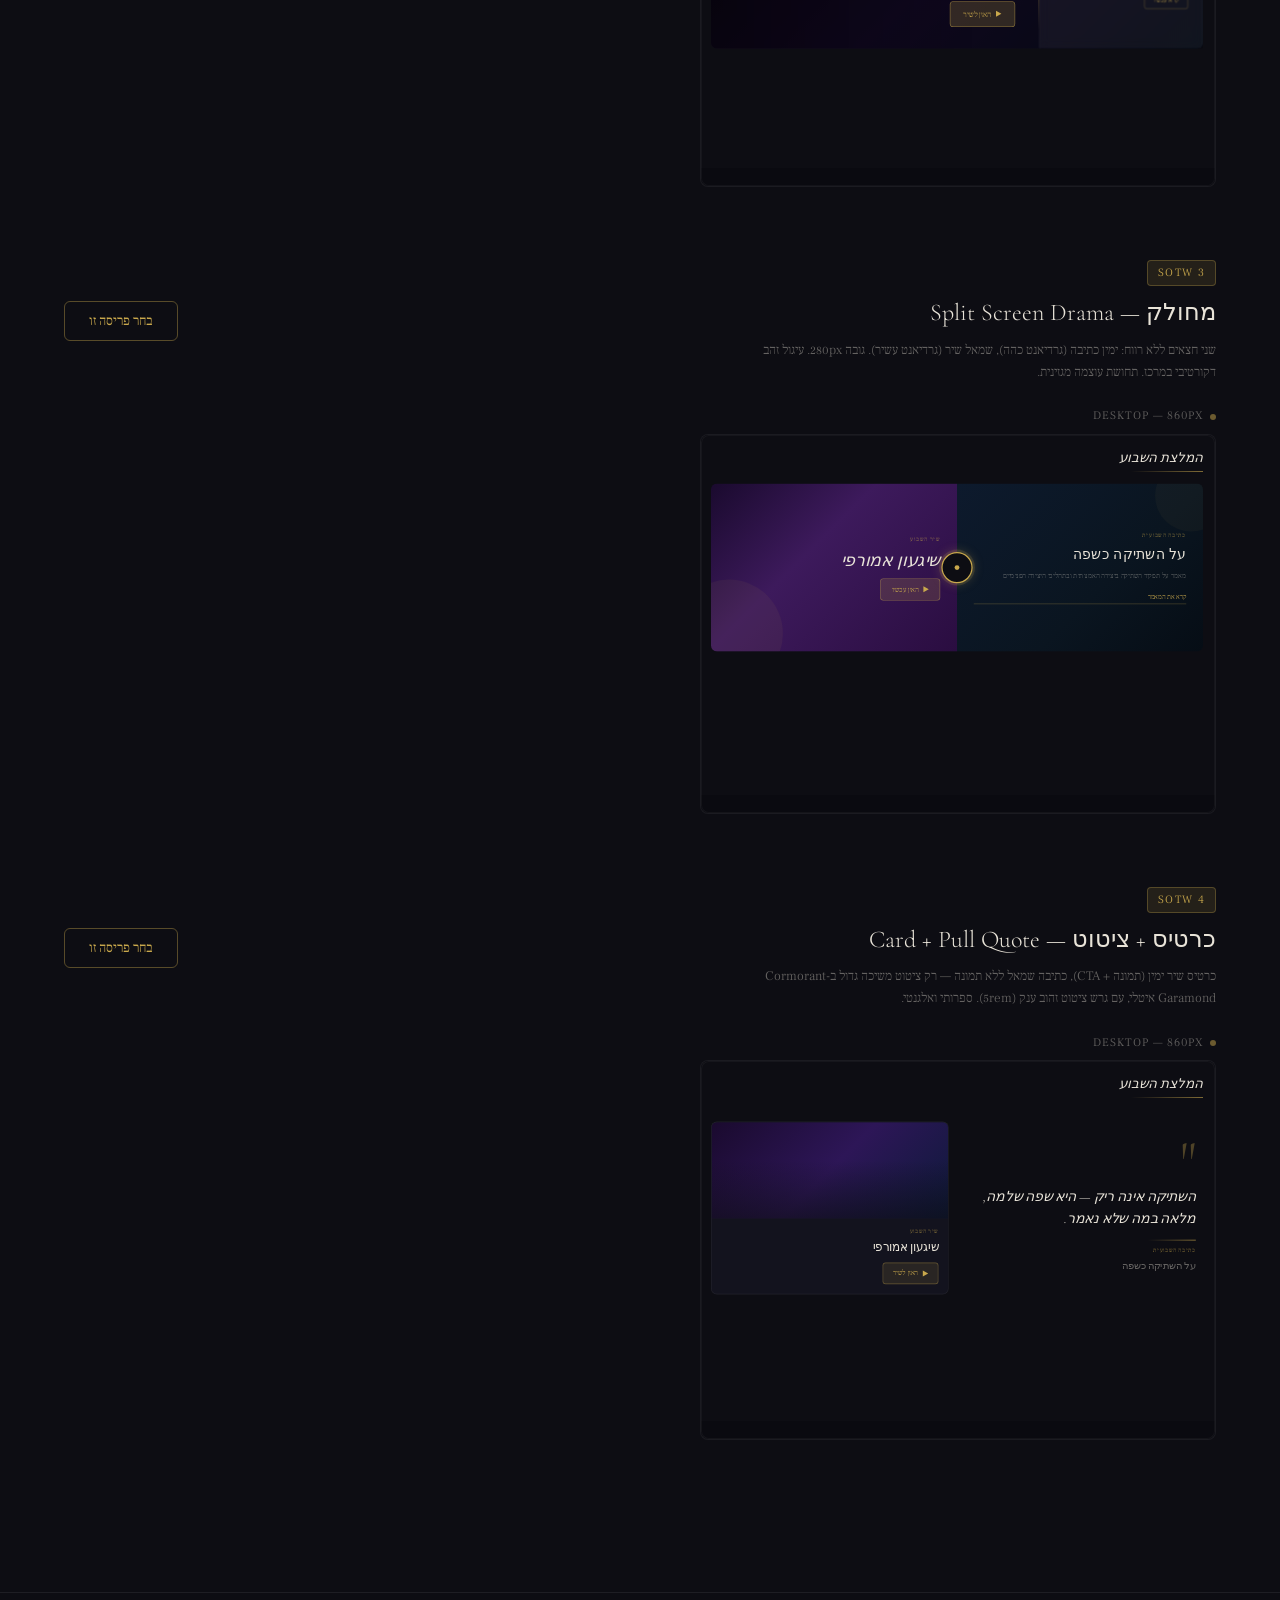
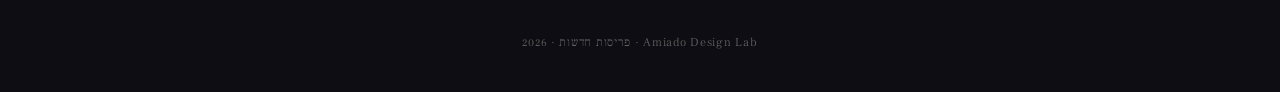
<file: layouts-preview-2.html>
<!DOCTYPE html>
<html lang="he" dir="rtl">
<head>
<meta charset="UTF-8">
<meta name="viewport" content="width=device-width, initial-scale=1.0">
<title>פריסות חדשות — Amiado Design Lab</title>
<link rel="preconnect" href="https://fonts.googleapis.com">
<link rel="preconnect" href="https://fonts.gstatic.com" crossorigin>
<link href="https://fonts.googleapis.com/css2?family=Frank+Ruhl+Libre:wght@300;400&family=Cormorant+Garamond:ital,wght@0,300;0,400;1,300;1,400&display=swap" rel="stylesheet">
<style>
  *, *::before, *::after { box-sizing: border-box; margin: 0; padding: 0; }

  :root {
    --bg: #0d0d13;
    --card-bg: #13131e;
    --gold: #c9a84c;
    --text: #e8e3d8;
    --text-dim: rgba(232,227,216,0.4);
    --border: rgba(255,255,255,0.07);
    --radius: 10px;
  }

  html { scroll-behavior: smooth; }

  body {
    background: var(--bg);
    color: var(--text);
    font-family: 'Frank Ruhl Libre', serif;
    font-weight: 300;
    direction: rtl;
    min-height: 100vh;
    line-height: 1.6;
  }

  /* ── STICKY NAV ── */
  .sticky-nav {
    position: sticky;
    top: 0;
    z-index: 1000;
    background: rgba(13,13,19,0.95);
    backdrop-filter: blur(12px);
    border-bottom: 1px solid var(--border);
    padding: 10px 24px;
    display: flex;
    align-items: center;
    gap: 6px;
    flex-wrap: wrap;
    overflow-x: auto;
  }
  .sticky-nav a {
    color: var(--text-dim);
    text-decoration: none;
    font-size: 0.78rem;
    padding: 5px 12px;
    border-radius: 20px;
    border: 1px solid transparent;
    transition: all 0.2s;
    white-space: nowrap;
  }
  .sticky-nav a:hover {
    color: var(--gold);
    border-color: rgba(201,168,76,0.3);
    background: rgba(201,168,76,0.06);
  }
  .sticky-nav .nav-sep {
    color: var(--border);
    font-size: 0.7rem;
    padding: 0 2px;
  }
  .sticky-nav .nav-label {
    color: var(--text-dim);
    font-size: 0.7rem;
    opacity: 0.5;
    padding: 0 4px;
  }

  /* ── PAGE HEADER ── */
  .page-header {
    text-align: center;
    padding: 64px 24px 48px;
    border-bottom: 1px solid var(--border);
    position: relative;
    overflow: hidden;
  }
  .page-header::before {
    content: '';
    position: absolute;
    top: -80px; left: 50%; transform: translateX(-50%);
    width: 600px; height: 300px;
    background: radial-gradient(ellipse, rgba(201,168,76,0.08) 0%, transparent 70%);
    pointer-events: none;
  }
  .page-header h1 {
    font-family: 'Cormorant Garamond', serif;
    font-weight: 300;
    font-size: 2.8rem;
    color: var(--gold);
    margin-bottom: 12px;
    position: relative;
  }
  .page-header p {
    color: var(--text-dim);
    font-size: 0.95rem;
    position: relative;
  }

  /* ── SECTION HEADINGS ── */
  .section-wrap {
    max-width: 1200px;
    margin: 0 auto;
    padding: 0 24px 80px;
  }
  .section-heading {
    font-family: 'Cormorant Garamond', serif;
    font-weight: 300;
    font-size: 1.9rem;
    color: var(--text);
    padding: 56px 0 8px;
    border-bottom: 1px solid var(--border);
    margin-bottom: 48px;
    display: flex;
    align-items: baseline;
    gap: 14px;
  }
  .section-heading span {
    font-size: 0.8rem;
    color: var(--gold);
    font-family: 'Frank Ruhl Libre', serif;
    font-weight: 300;
    letter-spacing: 0.08em;
    text-transform: uppercase;
  }

  /* ── LAYOUT BLOCK ── */
  .layout-block {
    margin-bottom: 72px;
    scroll-margin-top: 56px;
  }
  .layout-meta {
    display: flex;
    align-items: flex-start;
    justify-content: space-between;
    gap: 20px;
    margin-bottom: 24px;
    flex-wrap: wrap;
  }
  .layout-meta-left {}
  .layout-tag {
    display: inline-block;
    background: rgba(201,168,76,0.12);
    color: var(--gold);
    border: 1px solid rgba(201,168,76,0.3);
    border-radius: 4px;
    font-size: 0.7rem;
    letter-spacing: 0.12em;
    text-transform: uppercase;
    padding: 3px 10px;
    margin-bottom: 8px;
  }
  .layout-title {
    font-family: 'Cormorant Garamond', serif;
    font-size: 1.5rem;
    font-weight: 300;
    color: var(--text);
    margin-bottom: 6px;
  }
  .layout-desc {
    font-size: 0.82rem;
    color: var(--text-dim);
    max-width: 480px;
    line-height: 1.7;
  }
  .btn-choose {
    flex-shrink: 0;
    padding: 10px 24px;
    background: transparent;
    border: 1px solid rgba(201,168,76,0.4);
    color: var(--gold);
    border-radius: 6px;
    font-family: 'Frank Ruhl Libre', serif;
    font-size: 0.85rem;
    cursor: pointer;
    transition: all 0.25s;
    white-space: nowrap;
    align-self: center;
  }
  .btn-choose:hover {
    background: rgba(201,168,76,0.1);
    border-color: var(--gold);
    box-shadow: 0 0 20px rgba(201,168,76,0.15);
  }

  /* ── PREVIEW AREA ── */
  .preview-row {
    display: flex;
    gap: 20px;
    align-items: flex-start;
    flex-wrap: wrap;
  }
  .preview-col {
    display: flex;
    flex-direction: column;
    align-items: flex-start;
  }
  .preview-label {
    font-size: 0.72rem;
    color: var(--text-dim);
    letter-spacing: 0.08em;
    text-transform: uppercase;
    margin-bottom: 8px;
    display: flex;
    align-items: center;
    gap: 6px;
  }
  .preview-label::before {
    content: '';
    display: inline-block;
    width: 6px; height: 6px;
    border-radius: 50%;
    background: var(--gold);
    opacity: 0.5;
  }

  .preview-frame {
    border-radius: 8px;
    border: 1px solid var(--border);
    overflow: hidden;
    background: #0a0a10;
    position: relative;
  }
  .preview-frame::after {
    content: '';
    position: absolute;
    inset: 0;
    border-radius: 8px;
    pointer-events: none;
    box-shadow: inset 0 0 0 1px rgba(255,255,255,0.04);
  }

  /* Desktop frame: inner 900px, scale 0.55, container ~495px */
  .frame-desktop {
    width: 495px;
    height: 400px;
  }
  .frame-desktop .frame-inner {
    width: 900px;
    transform: scale(0.55);
    transform-origin: top right;
  }

  /* SOTW desktop: inner 860px, scale 0.6, container ~516px */
  .frame-sotw {
    width: 516px;
    height: 380px;
  }
  .frame-sotw .frame-inner {
    width: 860px;
    transform: scale(0.6);
    transform-origin: top right;
  }

  /* Mobile frame: inner 375px, scale 0.75, container ~281px */
  .frame-mobile {
    width: 281px;
    height: 350px;
  }
  .frame-mobile .frame-inner {
    width: 375px;
    transform: scale(0.75);
    transform-origin: top right;
  }

  .frame-inner {
    background: #0d0d13;
    padding: 20px;
    min-height: 600px;
  }

  /* ══════════════════════════════════════════════
     SONG SAMPLE DATA HELPERS
  ══════════════════════════════════════════════ */

  /* Gradient placeholders for covers */
  .cover-a { background: linear-gradient(135deg, #1a0a2e 0%, #2d1657 50%, #0d1a3a 100%); }
  .cover-b { background: linear-gradient(135deg, #0d1f2d 0%, #1a3a4a 50%, #0a1520 100%); }
  .cover-c { background: linear-gradient(135deg, #1f0d0d 0%, #3a1515 50%, #2a0a0a 100%); }
  .cover-d { background: linear-gradient(135deg, #0d1f0d 0%, #1a3a1a 50%, #0a2510 100%); }
  .cover-e { background: linear-gradient(135deg, #1f1f0d 0%, #3a3515 50%, #2a2a08 100%); }
  .cover-f { background: linear-gradient(135deg, #1f0d1f 0%, #3a1535 50%, #250a25 100%); }


  /* ══════════════════════════════════════════════
     LAYOUT F — CINEMATIC (קולנועי)
  ══════════════════════════════════════════════ */

  .lf-card {
    display: flex;
    flex-direction: row-reverse; /* RTL: image right, text left */
    width: 100%;
    height: 200px;
    border-radius: 10px;
    overflow: hidden;
    margin-bottom: 12px;
    background: var(--card-bg);
    border: 1px solid var(--border);
    position: relative;
    transition: box-shadow 0.3s;
    cursor: pointer;
  }
  .lf-card::after {
    content: '';
    position: absolute;
    top: 0; right: 0;
    width: 3px; height: 0%;
    background: var(--gold);
    transition: height 0.4s ease;
  }
  .lf-card:hover::after { height: 100%; }
  .lf-card:hover .lf-image { filter: brightness(1.2); }

  .lf-image {
    width: 40%;
    flex-shrink: 0;
    transition: filter 0.3s;
    position: relative;
  }
  .lf-text {
    width: 60%;
    padding: 28px 28px;
    display: flex;
    flex-direction: column;
    justify-content: center;
  }
  .lf-num {
    font-family: 'Cormorant Garamond', serif;
    font-size: 3rem;
    font-weight: 300;
    font-style: italic;
    color: var(--gold);
    line-height: 1;
    margin-bottom: 8px;
  }
  .lf-title {
    font-family: 'Cormorant Garamond', serif;
    font-size: 1.4rem;
    font-weight: 400;
    color: var(--text);
    margin-bottom: 8px;
  }
  .lf-excerpt {
    font-size: 0.78rem;
    color: var(--text-dim);
    line-height: 1.6;
    display: -webkit-box;
    -webkit-line-clamp: 2;
    -webkit-box-orient: vertical;
    overflow: hidden;
  }
  .lf-lang {
    font-size: 0.68rem;
    color: rgba(201,168,76,0.6);
    text-transform: uppercase;
    letter-spacing: 0.1em;
    margin-bottom: 6px;
  }

  /* Mobile F */
  .lf-card-mobile {
    flex-direction: column;
    height: 260px;
  }
  .lf-card-mobile .lf-image { width: 100%; height: 50%; }
  .lf-card-mobile .lf-text { width: 100%; height: 50%; padding: 12px 16px; }
  .lf-card-mobile .lf-num { font-size: 1.8rem; margin-bottom: 4px; }
  .lf-card-mobile .lf-title { font-size: 1rem; margin-bottom: 4px; }


  /* ══════════════════════════════════════════════
     LAYOUT G — COMPACT DENSE (דחוס)
  ══════════════════════════════════════════════ */

  .lg-grid {
    display: grid;
    grid-template-columns: repeat(4, 1fr);
    gap: 8px;
  }
  .lg-grid-mobile {
    grid-template-columns: repeat(2, 1fr);
  }
  .lg-card {
    height: 180px;
    border-radius: 10px;
    overflow: hidden;
    position: relative;
    cursor: pointer;
    border: 1px solid transparent;
    transition: border-color 0.25s, box-shadow 0.25s;
  }
  .lg-card:hover {
    border-color: var(--gold);
    box-shadow: 0 0 16px rgba(201,168,76,0.2);
  }
  .lg-cover {
    position: absolute;
    inset: 0;
  }
  .lg-overlay {
    position: absolute;
    inset: 0;
    background: linear-gradient(to top, rgba(0,0,0,0.85) 0%, rgba(0,0,0,0.2) 60%, transparent 100%);
  }
  .lg-num {
    position: absolute;
    top: 8px; right: 8px;
    font-size: 0.62rem;
    color: var(--gold);
    font-family: 'Cormorant Garamond', serif;
    font-style: italic;
    opacity: 0.8;
    background: rgba(0,0,0,0.4);
    padding: 2px 5px;
    border-radius: 3px;
  }
  .lg-title {
    position: absolute;
    bottom: 10px; right: 10px; left: 10px;
    font-size: 0.82rem;
    color: var(--text);
    line-height: 1.3;
  }
  .lg-lang {
    display: block;
    font-size: 0.6rem;
    color: rgba(201,168,76,0.7);
    text-transform: uppercase;
    letter-spacing: 0.08em;
    margin-bottom: 2px;
  }


  /* ══════════════════════════════════════════════
     LAYOUT H — SPOTLIGHT + LIST (זרקור + רשימה)
  ══════════════════════════════════════════════ */

  .lh-layout {
    display: grid;
    grid-template-columns: 55% 45%;
    gap: 16px;
    height: 480px;
  }
  .lh-featured {
    border-radius: 10px;
    overflow: hidden;
    position: relative;
    cursor: pointer;
  }
  .lh-featured-cover {
    position: absolute;
    inset: 0;
  }
  .lh-featured-overlay {
    position: absolute;
    inset: 0;
    background: linear-gradient(to top, rgba(0,0,0,0.9) 0%, rgba(0,0,0,0.1) 60%, transparent 100%);
  }
  .lh-featured-info {
    position: absolute;
    bottom: 0; right: 0; left: 0;
    padding: 28px;
  }
  .lh-featured-num {
    font-family: 'Cormorant Garamond', serif;
    font-size: 2.5rem;
    font-style: italic;
    color: var(--gold);
    line-height: 1;
    margin-bottom: 8px;
  }
  .lh-featured-title {
    font-family: 'Cormorant Garamond', serif;
    font-size: 1.8rem;
    font-weight: 300;
    color: var(--text);
    margin-bottom: 8px;
  }
  .lh-featured-excerpt {
    font-size: 0.8rem;
    color: rgba(232,227,216,0.65);
    line-height: 1.6;
  }

  .lh-list {
    display: flex;
    flex-direction: column;
    gap: 6px;
    overflow-y: auto;
    scrollbar-width: thin;
    scrollbar-color: var(--border) transparent;
  }
  .lh-item {
    display: flex;
    align-items: center;
    gap: 12px;
    padding: 10px 12px;
    border-radius: 8px;
    cursor: pointer;
    transition: background 0.2s;
    border: 1px solid transparent;
    flex-direction: row-reverse; /* RTL */
  }
  .lh-item:hover { background: rgba(255,255,255,0.04); }
  .lh-item.active {
    background: rgba(201,168,76,0.1);
    border-color: rgba(201,168,76,0.3);
  }
  .lh-item-cover {
    width: 44px; height: 44px;
    border-radius: 6px;
    flex-shrink: 0;
  }
  .lh-item-info {
    flex: 1;
    text-align: right;
  }
  .lh-item-num {
    font-size: 0.65rem;
    color: var(--text-dim);
    margin-bottom: 2px;
    font-family: 'Cormorant Garamond', serif;
    font-style: italic;
  }
  .lh-item-title {
    font-size: 0.88rem;
    color: var(--text);
    line-height: 1.3;
  }
  .lh-item.active .lh-item-title { color: var(--gold); }
  .lh-item-lang {
    font-size: 0.62rem;
    color: var(--text-dim);
    text-transform: uppercase;
    letter-spacing: 0.06em;
  }

  /* Mobile H: single column */
  .lh-layout-mobile {
    grid-template-columns: 1fr;
    height: auto;
  }
  .lh-layout-mobile .lh-featured { height: 280px; }
  .lh-layout-mobile .lh-list { max-height: 240px; }


  /* ══════════════════════════════════════════════
     LAYOUT I — ALBUM SHELF (אלבום)
  ══════════════════════════════════════════════ */

  .li-grid {
    display: grid;
    grid-template-columns: repeat(3, 1fr);
    gap: 14px;
  }
  .li-card {
    height: 280px;
    border-radius: 10px;
    overflow: hidden;
    position: relative;
    cursor: pointer;
    border: 4px solid rgba(255,255,255,0.05);
    box-shadow: 0 8px 32px rgba(0,0,0,0.6), 0 2px 8px rgba(0,0,0,0.4);
    transition: transform 0.35s ease, box-shadow 0.35s ease;
  }
  .li-card:hover {
    transform: scale(1.05) rotate(-1deg);
    box-shadow: 0 20px 60px rgba(0,0,0,0.8), 0 4px 16px rgba(0,0,0,0.6);
  }
  .li-cover {
    position: absolute;
    inset: 0;
  }
  .li-overlay {
    position: absolute;
    inset: 0;
    background: linear-gradient(to top, rgba(0,0,0,0.8) 0%, transparent 50%);
  }
  .li-title {
    position: absolute;
    bottom: 14px;
    right: 0; left: 0;
    text-align: center;
    font-family: 'Cormorant Garamond', serif;
    font-size: 1.1rem;
    font-weight: 300;
    color: var(--text);
    padding: 0 10px;
  }

  /* Mobile I: horizontal scroll */
  .li-scroll {
    display: flex;
    gap: 10px;
    overflow-x: auto;
    padding-bottom: 8px;
    scrollbar-width: thin;
    scrollbar-color: var(--border) transparent;
    direction: rtl;
  }
  .li-card-mobile {
    width: 160px;
    height: 220px;
    flex-shrink: 0;
    border-radius: 10px;
    overflow: hidden;
    position: relative;
    border: 4px solid rgba(255,255,255,0.05);
    box-shadow: 0 8px 24px rgba(0,0,0,0.6);
    cursor: pointer;
    transition: transform 0.3s;
  }
  .li-card-mobile:hover { transform: scale(1.05); }


  /* ══════════════════════════════════════════════
     LAYOUT J — TYPOGRAPHY FORWARD (טייפוגרפי)
  ══════════════════════════════════════════════ */

  .lj-list { list-style: none; }
  .lj-item {
    display: flex;
    align-items: baseline;
    gap: 20px;
    padding: 22px 0;
    border-bottom: 1px solid rgba(201,168,76,0.2);
    cursor: pointer;
    transition: all 0.25s;
    flex-direction: row-reverse; /* RTL */
  }
  .lj-item:first-child { border-top: 1px solid rgba(201,168,76,0.2); }
  .lj-item:hover .lj-title { transform: translateX(-6px); color: var(--gold); }
  .lj-item:hover .lj-gold-dot { opacity: 1; }

  .lj-num {
    font-family: 'Cormorant Garamond', serif;
    font-size: 0.75rem;
    font-style: italic;
    color: var(--gold);
    flex-shrink: 0;
    width: 24px;
    text-align: center;
  }
  .lj-content { flex: 1; text-align: right; }
  .lj-lang {
    font-size: 0.65rem;
    color: var(--gold);
    text-transform: uppercase;
    letter-spacing: 0.1em;
    margin-bottom: 3px;
    opacity: 0.7;
  }
  .lj-title {
    font-family: 'Cormorant Garamond', serif;
    font-size: 1.8rem;
    font-weight: 300;
    font-style: italic;
    color: var(--text);
    line-height: 1.15;
    margin-bottom: 6px;
    transition: transform 0.25s, color 0.25s;
  }
  .lj-excerpt {
    font-size: 0.78rem;
    color: var(--text-dim);
    line-height: 1.5;
    white-space: nowrap;
    overflow: hidden;
    text-overflow: ellipsis;
  }
  .lj-gold-dot {
    width: 5px; height: 5px;
    border-radius: 50%;
    background: var(--gold);
    flex-shrink: 0;
    opacity: 0;
    transition: opacity 0.25s;
    margin-top: 4px;
  }

  /* Mobile J: slightly smaller */
  .lj-mobile .lj-title { font-size: 1.35rem; }
  .lj-mobile .lj-excerpt { font-size: 0.72rem; }
  .lj-mobile .lj-item { padding: 16px 0; gap: 12px; }


  /* ══════════════════════════════════════════════
     SOTW OPTION 1 — CURRENT (נוכחי)
  ══════════════════════════════════════════════ */

  .sotw-section-header {
    margin-bottom: 20px;
  }
  .sotw-section-title {
    font-family: 'Cormorant Garamond', serif;
    font-size: 1.4rem;
    font-weight: 300;
    font-style: italic;
    color: var(--text);
    margin-bottom: 4px;
  }
  .sotw-section-rule {
    height: 1px;
    background: linear-gradient(to left, var(--gold), transparent);
    width: 120px;
  }

  .sotw1-row {
    display: grid;
    grid-template-columns: 1fr 1fr;
    gap: 16px;
  }
  .sotw-card {
    background: var(--card-bg);
    border-radius: 10px;
    overflow: hidden;
    border: 1px solid var(--border);
  }
  .sotw-card-cover {
    height: 160px;
    position: relative;
  }
  .sotw-card-cover-overlay {
    position: absolute;
    inset: 0;
    background: linear-gradient(to top, rgba(13,13,19,0.7) 0%, transparent 60%);
  }
  .sotw-card-body {
    padding: 16px 18px 18px;
  }
  .sotw-card-label {
    font-size: 0.65rem;
    color: var(--gold);
    text-transform: uppercase;
    letter-spacing: 0.12em;
    margin-bottom: 6px;
    opacity: 0.8;
  }
  .sotw-card-title {
    font-family: 'Cormorant Garamond', serif;
    font-size: 1.3rem;
    font-weight: 300;
    color: var(--text);
    margin-bottom: 8px;
    line-height: 1.3;
  }
  .sotw-card-desc {
    font-size: 0.78rem;
    color: var(--text-dim);
    margin-bottom: 14px;
    line-height: 1.6;
  }
  .sotw-card-btn {
    display: inline-block;
    padding: 7px 18px;
    border: 1px solid rgba(201,168,76,0.4);
    color: var(--gold);
    border-radius: 5px;
    font-size: 0.75rem;
    font-family: 'Frank Ruhl Libre', serif;
    cursor: pointer;
    transition: all 0.2s;
    text-decoration: none;
  }
  .sotw-card-btn:hover {
    background: rgba(201,168,76,0.1);
  }


  /* ══════════════════════════════════════════════
     SOTW OPTION 2 — CINEMATIC FULL-WIDTH (קולנועי)
  ══════════════════════════════════════════════ */

  .sotw2-banner {
    position: relative;
    height: 320px;
    border-radius: 10px;
    overflow: hidden;
  }
  .sotw2-bg {
    position: absolute;
    inset: 0;
    background: linear-gradient(135deg, #1a0a2e 0%, #2d1657 50%, #0d1a3a 100%);
    filter: blur(0px) brightness(0.6);
  }
  .sotw2-badge {
    position: absolute;
    top: 16px; right: 16px;
    background: rgba(201,168,76,0.2);
    border: 1px solid rgba(201,168,76,0.5);
    color: var(--gold);
    font-size: 0.65rem;
    letter-spacing: 0.1em;
    text-transform: uppercase;
    padding: 4px 12px;
    border-radius: 20px;
    z-index: 3;
  }
  .sotw2-divider {
    position: absolute;
    top: 30px; bottom: 30px;
    right: 33.333%;
    width: 1px;
    background: linear-gradient(to bottom, transparent, var(--gold), transparent);
    z-index: 3;
  }
  .sotw2-writing {
    position: absolute;
    top: 0; right: 0;
    width: 33.333%;
    height: 100%;
    z-index: 2;
    display: flex;
    flex-direction: column;
    justify-content: center;
    padding: 28px 24px;
    background: rgba(255,255,255,0.05);
    backdrop-filter: blur(10px);
    border-right: 1px solid rgba(255,255,255,0.15);
    border-left: 1px solid rgba(255,255,255,0.08);
    text-align: right;
  }
  .sotw2-writing-label {
    font-size: 0.6rem;
    color: rgba(201,168,76,0.8);
    text-transform: uppercase;
    letter-spacing: 0.12em;
    margin-bottom: 8px;
  }
  .sotw2-writing-cover {
    width: 64px; height: 64px;
    border-radius: 6px;
    margin-bottom: 10px;
    background: linear-gradient(135deg, #0d1f2d 0%, #1a3a4a 100%);
    border: 1px solid rgba(255,255,255,0.1);
  }
  .sotw2-writing-title {
    font-family: 'Cormorant Garamond', serif;
    font-size: 1.05rem;
    font-weight: 300;
    color: var(--text);
    margin-bottom: 6px;
  }
  .sotw2-writing-desc {
    font-size: 0.7rem;
    color: var(--text-dim);
    line-height: 1.5;
    margin-bottom: 12px;
  }
  .sotw2-writing-btn {
    display: inline-block;
    padding: 5px 14px;
    border: 1px solid rgba(201,168,76,0.4);
    color: var(--gold);
    border-radius: 4px;
    font-size: 0.7rem;
    cursor: pointer;
    align-self: flex-start;
  }
  .sotw2-song {
    position: absolute;
    top: 0; left: 0;
    width: 66.666%;
    height: 100%;
    z-index: 2;
    display: flex;
    flex-direction: column;
    justify-content: flex-end;
    padding: 36px 40px;
    background: linear-gradient(to right, rgba(0,0,0,0.3) 0%, transparent 80%);
    text-align: right;
  }
  .sotw2-song-label {
    font-size: 0.6rem;
    color: rgba(201,168,76,0.8);
    text-transform: uppercase;
    letter-spacing: 0.12em;
    margin-bottom: 8px;
  }
  .sotw2-song-title {
    font-family: 'Cormorant Garamond', serif;
    font-size: 2.5rem;
    font-weight: 300;
    font-style: italic;
    color: var(--text);
    margin-bottom: 10px;
    line-height: 1.1;
    text-shadow: 0 2px 20px rgba(0,0,0,0.5);
  }
  .sotw2-song-desc {
    font-size: 0.82rem;
    color: rgba(232,227,216,0.6);
    margin-bottom: 18px;
  }
  .sotw2-play-btn {
    display: inline-flex;
    align-items: center;
    gap: 8px;
    padding: 10px 22px;
    background: rgba(201,168,76,0.2);
    border: 1px solid rgba(201,168,76,0.6);
    color: var(--gold);
    border-radius: 6px;
    font-size: 0.82rem;
    cursor: pointer;
    width: fit-content;
  }
  .play-icon {
    width: 0; height: 0;
    border-style: solid;
    border-width: 5px 0 5px 9px;
    border-color: transparent transparent transparent var(--gold);
    flex-shrink: 0;
  }


  /* ══════════════════════════════════════════════
     SOTW OPTION 3 — SPLIT SCREEN (מחולק)
  ══════════════════════════════════════════════ */

  .sotw3-wrap {
    position: relative;
    display: grid;
    grid-template-columns: 1fr 1fr;
    gap: 0;
    height: 280px;
    border-radius: 10px;
    overflow: hidden;
  }
  .sotw3-circle {
    position: absolute;
    top: 50%; left: 50%;
    transform: translate(-50%, -50%);
    width: 52px; height: 52px;
    border-radius: 50%;
    border: 2px solid var(--gold);
    background: var(--bg);
    box-shadow: 0 0 0 4px rgba(201,168,76,0.15), 0 0 20px rgba(201,168,76,0.3);
    z-index: 10;
    display: flex;
    align-items: center;
    justify-content: center;
  }
  .sotw3-circle-dot {
    width: 8px; height: 8px;
    border-radius: 50%;
    background: var(--gold);
  }

  .sotw3-writing {
    background: linear-gradient(135deg, #0d1a2d 0%, #0a1520 60%, #060d15 100%);
    padding: 32px 28px;
    display: flex;
    flex-direction: column;
    justify-content: center;
    text-align: right;
    position: relative;
    overflow: hidden;
  }
  .sotw3-writing::before {
    content: '';
    position: absolute;
    top: -40px; right: -40px;
    width: 120px; height: 120px;
    border-radius: 50%;
    background: rgba(201,168,76,0.04);
  }
  .sotw3-writing-label {
    font-size: 0.62rem;
    color: rgba(201,168,76,0.7);
    text-transform: uppercase;
    letter-spacing: 0.12em;
    margin-bottom: 10px;
  }
  .sotw3-writing-title {
    font-family: 'Cormorant Garamond', serif;
    font-size: 1.5rem;
    font-weight: 300;
    color: var(--text);
    margin-bottom: 10px;
    line-height: 1.25;
  }
  .sotw3-writing-excerpt {
    font-size: 0.75rem;
    color: var(--text-dim);
    line-height: 1.6;
    margin-bottom: 16px;
  }
  .sotw3-writing-link {
    font-size: 0.72rem;
    color: var(--gold);
    text-decoration: none;
    border-bottom: 1px solid rgba(201,168,76,0.3);
    display: inline;
    padding-bottom: 2px;
  }

  .sotw3-song {
    background: linear-gradient(135deg, #1a0a2e 0%, #3d1a5c 40%, #2a0d40 100%);
    padding: 32px 28px;
    display: flex;
    flex-direction: column;
    justify-content: center;
    text-align: right;
    position: relative;
    overflow: hidden;
  }
  .sotw3-song::before {
    content: '';
    position: absolute;
    bottom: -60px; left: -60px;
    width: 180px; height: 180px;
    border-radius: 50%;
    background: rgba(201,168,76,0.06);
  }
  .sotw3-song-label {
    font-size: 0.62rem;
    color: rgba(201,168,76,0.7);
    text-transform: uppercase;
    letter-spacing: 0.12em;
    margin-bottom: 10px;
  }
  .sotw3-song-title {
    font-family: 'Cormorant Garamond', serif;
    font-size: 1.8rem;
    font-weight: 300;
    font-style: italic;
    color: var(--text);
    margin-bottom: 10px;
    line-height: 1.15;
  }
  .sotw3-play {
    display: inline-flex;
    align-items: center;
    gap: 8px;
    padding: 8px 18px;
    background: rgba(201,168,76,0.18);
    border: 1px solid rgba(201,168,76,0.5);
    color: var(--gold);
    border-radius: 5px;
    font-size: 0.75rem;
    cursor: pointer;
    width: fit-content;
    margin-top: 4px;
  }


  /* ══════════════════════════════════════════════
     SOTW OPTION 4 — CARD + PULL QUOTE (כרטיס + ציטוט)
  ══════════════════════════════════════════════ */

  .sotw4-layout {
    display: grid;
    grid-template-columns: 1fr 1fr;
    gap: 28px;
    align-items: center;
    padding: 20px 0;
  }
  .sotw4-quote-side {
    text-align: right;
    position: relative;
    padding-right: 12px;
  }
  .sotw4-quotemark {
    font-family: 'Cormorant Garamond', serif;
    font-size: 6rem;
    color: var(--gold);
    line-height: 0.7;
    opacity: 0.35;
    margin-bottom: 8px;
    display: block;
  }
  .sotw4-pull-quote {
    font-family: 'Cormorant Garamond', serif;
    font-size: 1.45rem;
    font-weight: 300;
    font-style: italic;
    color: var(--text);
    line-height: 1.55;
    margin-bottom: 16px;
  }
  .sotw4-writing-label {
    font-size: 0.62rem;
    color: rgba(201,168,76,0.7);
    text-transform: uppercase;
    letter-spacing: 0.1em;
    margin-bottom: 4px;
  }
  .sotw4-writing-title {
    font-family: 'Cormorant Garamond', serif;
    font-size: 1rem;
    font-weight: 300;
    color: var(--text-dim);
  }
  .sotw4-rule {
    height: 1px;
    background: linear-gradient(to left, var(--gold), transparent);
    width: 80px;
    margin: 10px 0;
  }
  .sotw4-song-card {
    border-radius: 10px;
    overflow: hidden;
    border: 1px solid var(--border);
    background: var(--card-bg);
  }
  .sotw4-song-cover {
    height: 160px;
    position: relative;
  }
  .sotw4-song-cover-overlay {
    position: absolute;
    inset: 0;
    background: linear-gradient(to top, rgba(13,13,19,0.6) 0%, transparent 60%);
  }
  .sotw4-song-body {
    padding: 14px 16px 16px;
  }
  .sotw4-song-label {
    font-size: 0.62rem;
    color: rgba(201,168,76,0.7);
    text-transform: uppercase;
    letter-spacing: 0.1em;
    margin-bottom: 4px;
  }
  .sotw4-song-title {
    font-family: 'Cormorant Garamond', serif;
    font-size: 1.2rem;
    font-weight: 300;
    color: var(--text);
    margin-bottom: 10px;
  }
  .sotw4-play {
    display: inline-flex;
    align-items: center;
    gap: 8px;
    padding: 7px 16px;
    background: rgba(201,168,76,0.12);
    border: 1px solid rgba(201,168,76,0.4);
    color: var(--gold);
    border-radius: 5px;
    font-size: 0.75rem;
    cursor: pointer;
    width: fit-content;
  }


  /* ══════════════════════════════════════════════
     PAGE CHROME
  ══════════════════════════════════════════════ */

  .divider-line {
    border: none;
    border-top: 1px solid var(--border);
    margin: 0;
  }

  .page-footer {
    text-align: center;
    padding: 40px 24px;
    border-top: 1px solid var(--border);
    color: var(--text-dim);
    font-size: 0.75rem;
    letter-spacing: 0.06em;
  }

  /* ══════════════════════════════════════════════
     ACTION BUTTONS (shared across all layouts)
  ══════════════════════════════════════════════ */

  /* Heart button — absolute, hidden until hover */
  .btn-heart {
    position: absolute;
    top: 10px;
    left: 10px;
    width: 30px; height: 30px;
    border-radius: 50%;
    background: rgba(0,0,0,0.5);
    border: none;
    color: rgba(255,255,255,0.7);
    display: flex; align-items: center; justify-content: center;
    cursor: pointer;
    opacity: 0;
    transition: opacity 0.2s;
    z-index: 5;
    flex-shrink: 0;
  }
  /* Static heart (inline in rows) */
  .btn-heart-inline {
    width: 28px; height: 28px;
    border-radius: 50%;
    background: rgba(255,255,255,0.08);
    border: 1px solid rgba(255,255,255,0.15);
    color: rgba(255,255,255,0.6);
    display: flex; align-items: center; justify-content: center;
    cursor: pointer;
    flex-shrink: 0;
  }

  /* Play button — gold circle (large) */
  .btn-play {
    width: 36px; height: 36px;
    border-radius: 50%;
    background: #c9a84c;
    border: none;
    color: #0d0d13;
    display: flex; align-items: center; justify-content: center;
    cursor: pointer;
    flex-shrink: 0;
  }
  /* Small play for list rows */
  .btn-play-sm {
    width: 28px; height: 28px;
    border-radius: 50%;
    background: #c9a84c;
    border: none;
    color: #0d0d13;
    display: flex; align-items: center; justify-content: center;
    cursor: pointer;
    flex-shrink: 0;
  }

  /* Add button */
  .btn-add {
    width: 28px; height: 28px;
    border-radius: 50%;
    background: rgba(255,255,255,0.1);
    border: 1px solid rgba(255,255,255,0.2);
    color: rgba(255,255,255,0.7);
    display: flex; align-items: center; justify-content: center;
    cursor: pointer;
    flex-shrink: 0;
  }

  /* Share button */
  .btn-share {
    width: 28px; height: 28px;
    border-radius: 50%;
    background: rgba(255,255,255,0.1);
    border: 1px solid rgba(255,255,255,0.2);
    color: rgba(255,255,255,0.7);
    display: flex; align-items: center; justify-content: center;
    cursor: pointer;
    flex-shrink: 0;
  }

  /* Inline button row (for text areas, list rows) */
  .btn-row {
    display: flex;
    align-items: center;
    gap: 6px;
    margin-top: 10px;
  }

  /* Layout F — show/hide hover buttons in text area */
  .lf-btn-row {
    display: flex;
    align-items: center;
    gap: 8px;
    margin-top: 12px;
    opacity: 0;
    transition: opacity 0.2s;
  }
  .lf-card:hover .lf-btn-row { opacity: 1; }

  /* Layout G — heart top-left on card, tiny play bottom */
  .lg-card:hover .btn-heart { opacity: 1; }
  .lg-card .btn-play-tiny {
    position: absolute;
    bottom: 8px; left: 8px;
    width: 24px; height: 24px;
    border-radius: 50%;
    background: #c9a84c;
    border: none;
    color: #0d0d13;
    display: flex; align-items: center; justify-content: center;
    cursor: pointer;
    z-index: 5;
    opacity: 0;
    transition: opacity 0.2s;
  }
  .lg-card:hover .btn-play-tiny { opacity: 1; }

  /* Layout H — featured card hover */
  .lh-featured:hover .btn-heart { opacity: 1; }
  .lh-item-actions {
    display: flex;
    align-items: center;
    gap: 4px;
    flex-shrink: 0;
    opacity: 0;
    transition: opacity 0.2s;
  }
  .lh-item:hover .lh-item-actions { opacity: 1; }

  /* Layout I — heart top-left, play center-bottom on hover */
  .li-card:hover .btn-heart,
  .li-card-mobile:hover .btn-heart { opacity: 1; }
  .li-play-hover {
    position: absolute;
    bottom: 50px;
    left: 50%;
    transform: translateX(-50%);
    opacity: 0;
    transition: opacity 0.2s;
    z-index: 5;
  }
  .li-card:hover .li-play-hover,
  .li-card-mobile:hover .li-play-hover { opacity: 1; }

  /* Layout J — actions on right side (RTL: visual left = DOM right) */
  .lj-item-actions {
    display: flex;
    align-items: center;
    gap: 6px;
    flex-shrink: 0;
    opacity: 0;
    transition: opacity 0.2s;
  }
  .lj-item:hover .lj-item-actions { opacity: 1; }

  /* SOTW1 song card play button */
  .sotw1-play-row {
    display: flex;
    align-items: center;
    gap: 8px;
    margin-top: 10px;
  }
</style>
</head>
<body>

<!-- ── STICKY NAV ── -->
<nav class="sticky-nav">
  <span class="nav-label">שירים:</span>
  <a href="#layout-f">F — קולנועי</a>
  <a href="#layout-g">G — דחוס</a>
  <a href="#layout-h">H — זרקור</a>
  <a href="#layout-i">I — אלבום</a>
  <a href="#layout-j">J — טייפוגרפי</a>
  <span class="nav-sep">|</span>
  <span class="nav-label">המלצה:</span>
  <a href="#sotw-1">SOTW 1 — נוכחי</a>
  <a href="#sotw-2">SOTW 2 — קולנועי</a>
  <a href="#sotw-3">SOTW 3 — מחולק</a>
  <a href="#sotw-4">SOTW 4 — ציטוט</a>
</nav>

<!-- ── PAGE HEADER ── -->
<header class="page-header">
  <h1>פריסות חדשות — Amiado Design Lab</h1>
  <p>הצעות נוספות לתצוגת שירים ומדור המלצת השבוע</p>
</header>

<div class="section-wrap">

  <!-- ══════════════════════════════════════════
       PART 1: SONGS GRID
  ══════════════════════════════════════════ -->
  <h2 class="section-heading" id="songs-section">
    תצוגת שירים — הצעות חדשות
    <span>Layouts F – J</span>
  </h2>


  <!-- ── LAYOUT F ── -->
  <div class="layout-block" id="layout-f">
    <div class="layout-meta">
      <div class="layout-meta-left">
        <div class="layout-tag">Layout F</div>
        <div class="layout-title">קולנועי — Cinematic</div>
        <div class="layout-desc">כרטיס אחד בכל שורה, רוחב מלא, תמונה ממלאת 40% ימינה, טקסט שמאלה. מספר שיר גדול וזהוב, ריחוף עם קו זהב בצד.</div>
      </div>
      <button class="btn-choose" onclick="chooseLayout('Layout F — קולנועי')">בחר פריסה זו</button>
    </div>
    <div class="preview-row">
      <!-- Desktop -->
      <div class="preview-col">
        <div class="preview-label">Desktop — 900px</div>
        <div class="preview-frame frame-desktop">
          <div class="frame-inner">

            <div class="lf-card">
              <div class="lf-image cover-a"></div>
              <div class="lf-text">
                <div class="lf-num">01</div>
                <div class="lf-lang">עברית</div>
                <div class="lf-title">שיגעון אמורפי</div>
                <div class="lf-excerpt">ביצוע פרפורמטיבי אישי שתחליך את התפשטות הדרמה הפנימית אל מרחב הקול</div>
                <div class="lf-btn-row">
                  <button class="btn-play"><svg width="14" height="14" viewBox="0 0 18 18" fill="currentColor"><path d="M4 2.5v13l11-6.5z"/></svg></button>
                  <button class="btn-heart-inline"><svg width="14" height="14" viewBox="0 0 24 24" fill="none" stroke="currentColor" stroke-width="1.5"><path d="M20.84 4.61a5.5 5.5 0 0 0-7.78 0L12 5.67l-1.06-1.06a5.5 5.5 0 0 0-7.78 7.78l1.06 1.06L12 21.23l7.78-7.78 1.06-1.06a5.5 5.5 0 0 0 0-7.78z"/></svg></button>
                  <button class="btn-add"><svg width="12" height="12" viewBox="0 0 24 24" fill="none" stroke="currentColor" stroke-width="2.5"><line x1="12" y1="5" x2="12" y2="19"/><line x1="5" y1="12" x2="19" y2="12"/></svg></button>
                </div>
              </div>
            </div>

            <div class="lf-card">
              <div class="lf-image cover-b"></div>
              <div class="lf-text">
                <div class="lf-num">02</div>
                <div class="lf-lang">English</div>
                <div class="lf-title">Echoes of the Unnamed</div>
                <div class="lf-excerpt">A meditation on silence and the weight of words left unsaid, echoing through corridors of memory</div>
                <div class="lf-btn-row">
                  <button class="btn-play"><svg width="14" height="14" viewBox="0 0 18 18" fill="currentColor"><path d="M4 2.5v13l11-6.5z"/></svg></button>
                  <button class="btn-heart-inline"><svg width="14" height="14" viewBox="0 0 24 24" fill="none" stroke="currentColor" stroke-width="1.5"><path d="M20.84 4.61a5.5 5.5 0 0 0-7.78 0L12 5.67l-1.06-1.06a5.5 5.5 0 0 0-7.78 7.78l1.06 1.06L12 21.23l7.78-7.78 1.06-1.06a5.5 5.5 0 0 0 0-7.78z"/></svg></button>
                  <button class="btn-add"><svg width="12" height="12" viewBox="0 0 24 24" fill="none" stroke="currentColor" stroke-width="2.5"><line x1="12" y1="5" x2="12" y2="19"/><line x1="5" y1="12" x2="19" y2="12"/></svg></button>
                </div>
              </div>
            </div>

            <div class="lf-card">
              <div class="lf-image cover-c"></div>
              <div class="lf-text">
                <div class="lf-num">03</div>
                <div class="lf-lang">עברית</div>
                <div class="lf-title">גלות פנימית</div>
                <div class="lf-excerpt">שיר על הגירה פנימית, על ריחוק שנבנה מבפנים כחומה בין עצמי לעצמי</div>
                <div class="lf-btn-row">
                  <button class="btn-play"><svg width="14" height="14" viewBox="0 0 18 18" fill="currentColor"><path d="M4 2.5v13l11-6.5z"/></svg></button>
                  <button class="btn-heart-inline"><svg width="14" height="14" viewBox="0 0 24 24" fill="none" stroke="currentColor" stroke-width="1.5"><path d="M20.84 4.61a5.5 5.5 0 0 0-7.78 0L12 5.67l-1.06-1.06a5.5 5.5 0 0 0-7.78 7.78l1.06 1.06L12 21.23l7.78-7.78 1.06-1.06a5.5 5.5 0 0 0 0-7.78z"/></svg></button>
                  <button class="btn-add"><svg width="12" height="12" viewBox="0 0 24 24" fill="none" stroke="currentColor" stroke-width="2.5"><line x1="12" y1="5" x2="12" y2="19"/><line x1="5" y1="12" x2="19" y2="12"/></svg></button>
                </div>
              </div>
            </div>

            <div class="lf-card">
              <div class="lf-image cover-d"></div>
              <div class="lf-text">
                <div class="lf-num">04</div>
                <div class="lf-lang">Français</div>
                <div class="lf-title">La Lumière Perdue</div>
                <div class="lf-excerpt">Une chanson sur la lumière qui disparaît et revient, sur les cycles de la perte et de la renaissance</div>
                <div class="lf-btn-row">
                  <button class="btn-play"><svg width="14" height="14" viewBox="0 0 18 18" fill="currentColor"><path d="M4 2.5v13l11-6.5z"/></svg></button>
                  <button class="btn-heart-inline"><svg width="14" height="14" viewBox="0 0 24 24" fill="none" stroke="currentColor" stroke-width="1.5"><path d="M20.84 4.61a5.5 5.5 0 0 0-7.78 0L12 5.67l-1.06-1.06a5.5 5.5 0 0 0-7.78 7.78l1.06 1.06L12 21.23l7.78-7.78 1.06-1.06a5.5 5.5 0 0 0 0-7.78z"/></svg></button>
                  <button class="btn-add"><svg width="12" height="12" viewBox="0 0 24 24" fill="none" stroke="currentColor" stroke-width="2.5"><line x1="12" y1="5" x2="12" y2="19"/><line x1="5" y1="12" x2="19" y2="12"/></svg></button>
                </div>
              </div>
            </div>

            <div class="lf-card">
              <div class="lf-image cover-e"></div>
              <div class="lf-text">
                <div class="lf-num">05</div>
                <div class="lf-lang">עברית</div>
                <div class="lf-title">רגע לפני הדממה</div>
                <div class="lf-excerpt">אותו רגע עדין שבין הרעש לשקט, בין הנאמר לנשתק</div>
                <div class="lf-btn-row">
                  <button class="btn-play"><svg width="14" height="14" viewBox="0 0 18 18" fill="currentColor"><path d="M4 2.5v13l11-6.5z"/></svg></button>
                  <button class="btn-heart-inline"><svg width="14" height="14" viewBox="0 0 24 24" fill="none" stroke="currentColor" stroke-width="1.5"><path d="M20.84 4.61a5.5 5.5 0 0 0-7.78 0L12 5.67l-1.06-1.06a5.5 5.5 0 0 0-7.78 7.78l1.06 1.06L12 21.23l7.78-7.78 1.06-1.06a5.5 5.5 0 0 0 0-7.78z"/></svg></button>
                  <button class="btn-add"><svg width="12" height="12" viewBox="0 0 24 24" fill="none" stroke="currentColor" stroke-width="2.5"><line x1="12" y1="5" x2="12" y2="19"/><line x1="5" y1="12" x2="19" y2="12"/></svg></button>
                </div>
              </div>
            </div>

            <div class="lf-card">
              <div class="lf-image cover-f"></div>
              <div class="lf-text">
                <div class="lf-num">06</div>
                <div class="lf-lang">English</div>
                <div class="lf-title">Still Waters</div>
                <div class="lf-excerpt">Beneath the calm surface lies the entire history of a turbulent sea, waiting to be told</div>
                <div class="lf-btn-row">
                  <button class="btn-play"><svg width="14" height="14" viewBox="0 0 18 18" fill="currentColor"><path d="M4 2.5v13l11-6.5z"/></svg></button>
                  <button class="btn-heart-inline"><svg width="14" height="14" viewBox="0 0 24 24" fill="none" stroke="currentColor" stroke-width="1.5"><path d="M20.84 4.61a5.5 5.5 0 0 0-7.78 0L12 5.67l-1.06-1.06a5.5 5.5 0 0 0-7.78 7.78l1.06 1.06L12 21.23l7.78-7.78 1.06-1.06a5.5 5.5 0 0 0 0-7.78z"/></svg></button>
                  <button class="btn-add"><svg width="12" height="12" viewBox="0 0 24 24" fill="none" stroke="currentColor" stroke-width="2.5"><line x1="12" y1="5" x2="12" y2="19"/><line x1="5" y1="12" x2="19" y2="12"/></svg></button>
                </div>
              </div>
            </div>

          </div>
        </div>
      </div>
      <!-- Mobile -->
      <div class="preview-col">
        <div class="preview-label">Mobile — 375px</div>
        <div class="preview-frame frame-mobile">
          <div class="frame-inner" style="padding: 12px;">

            <div class="lf-card lf-card-mobile">
              <div class="lf-image cover-a"></div>
              <div class="lf-text">
                <div class="lf-num">01</div>
                <div class="lf-title">שיגעון אמורפי</div>
                <div class="lf-excerpt">ביצוע פרפורמטיבי אישי</div>
                <div class="lf-btn-row">
                  <button class="btn-play"><svg width="14" height="14" viewBox="0 0 18 18" fill="currentColor"><path d="M4 2.5v13l11-6.5z"/></svg></button>
                  <button class="btn-heart-inline"><svg width="14" height="14" viewBox="0 0 24 24" fill="none" stroke="currentColor" stroke-width="1.5"><path d="M20.84 4.61a5.5 5.5 0 0 0-7.78 0L12 5.67l-1.06-1.06a5.5 5.5 0 0 0-7.78 7.78l1.06 1.06L12 21.23l7.78-7.78 1.06-1.06a5.5 5.5 0 0 0 0-7.78z"/></svg></button>
                  <button class="btn-add"><svg width="12" height="12" viewBox="0 0 24 24" fill="none" stroke="currentColor" stroke-width="2.5"><line x1="12" y1="5" x2="12" y2="19"/><line x1="5" y1="12" x2="19" y2="12"/></svg></button>
                </div>
              </div>
            </div>

            <div class="lf-card lf-card-mobile">
              <div class="lf-image cover-b"></div>
              <div class="lf-text">
                <div class="lf-num">02</div>
                <div class="lf-title">Echoes of the Unnamed</div>
                <div class="lf-excerpt">A meditation on silence</div>
                <div class="lf-btn-row">
                  <button class="btn-play"><svg width="14" height="14" viewBox="0 0 18 18" fill="currentColor"><path d="M4 2.5v13l11-6.5z"/></svg></button>
                  <button class="btn-heart-inline"><svg width="14" height="14" viewBox="0 0 24 24" fill="none" stroke="currentColor" stroke-width="1.5"><path d="M20.84 4.61a5.5 5.5 0 0 0-7.78 0L12 5.67l-1.06-1.06a5.5 5.5 0 0 0-7.78 7.78l1.06 1.06L12 21.23l7.78-7.78 1.06-1.06a5.5 5.5 0 0 0 0-7.78z"/></svg></button>
                  <button class="btn-add"><svg width="12" height="12" viewBox="0 0 24 24" fill="none" stroke="currentColor" stroke-width="2.5"><line x1="12" y1="5" x2="12" y2="19"/><line x1="5" y1="12" x2="19" y2="12"/></svg></button>
                </div>
              </div>
            </div>

            <div class="lf-card lf-card-mobile">
              <div class="lf-image cover-c"></div>
              <div class="lf-text">
                <div class="lf-num">03</div>
                <div class="lf-title">גלות פנימית</div>
                <div class="lf-excerpt">שיר על הגירה פנימית</div>
                <div class="lf-btn-row">
                  <button class="btn-play"><svg width="14" height="14" viewBox="0 0 18 18" fill="currentColor"><path d="M4 2.5v13l11-6.5z"/></svg></button>
                  <button class="btn-heart-inline"><svg width="14" height="14" viewBox="0 0 24 24" fill="none" stroke="currentColor" stroke-width="1.5"><path d="M20.84 4.61a5.5 5.5 0 0 0-7.78 0L12 5.67l-1.06-1.06a5.5 5.5 0 0 0-7.78 7.78l1.06 1.06L12 21.23l7.78-7.78 1.06-1.06a5.5 5.5 0 0 0 0-7.78z"/></svg></button>
                  <button class="btn-add"><svg width="12" height="12" viewBox="0 0 24 24" fill="none" stroke="currentColor" stroke-width="2.5"><line x1="12" y1="5" x2="12" y2="19"/><line x1="5" y1="12" x2="19" y2="12"/></svg></button>
                </div>
              </div>
            </div>

          </div>
        </div>
      </div>
    </div>
  </div>


  <!-- ── LAYOUT G ── -->
  <div class="layout-block" id="layout-g">
    <div class="layout-meta">
      <div class="layout-meta-left">
        <div class="layout-tag">Layout G</div>
        <div class="layout-title">דחוס — Compact Dense</div>
        <div class="layout-desc">4 עמודות דסקטופ, 2 מובייל. כרטיסים קטנים ומרובעים, 180px, כמו מגזין מוזיקה. תמונה ממלאת הכל עם כותרת קבועה. גבול זהב בריחוף.</div>
      </div>
      <button class="btn-choose" onclick="chooseLayout('Layout G — דחוס')">בחר פריסה זו</button>
    </div>
    <div class="preview-row">
      <!-- Desktop -->
      <div class="preview-col">
        <div class="preview-label">Desktop — 900px</div>
        <div class="preview-frame frame-desktop">
          <div class="frame-inner">

            <div class="lg-grid">
              <div class="lg-card">
                <div class="lg-cover cover-a"></div>
                <div class="lg-overlay"></div>
                <div class="lg-num">01</div>
                <div class="lg-title"><span class="lg-lang">עברית</span>שיגעון אמורפי</div>
                <button class="btn-heart"><svg width="14" height="14" viewBox="0 0 24 24" fill="none" stroke="currentColor" stroke-width="1.5"><path d="M20.84 4.61a5.5 5.5 0 0 0-7.78 0L12 5.67l-1.06-1.06a5.5 5.5 0 0 0-7.78 7.78l1.06 1.06L12 21.23l7.78-7.78 1.06-1.06a5.5 5.5 0 0 0 0-7.78z"/></svg></button>
                <button class="btn-play-tiny"><svg width="10" height="10" viewBox="0 0 18 18" fill="currentColor"><path d="M4 2.5v13l11-6.5z"/></svg></button>
              </div>
              <div class="lg-card">
                <div class="lg-cover cover-b"></div>
                <div class="lg-overlay"></div>
                <div class="lg-num">02</div>
                <div class="lg-title"><span class="lg-lang">English</span>Echoes of the Unnamed</div>
                <button class="btn-heart"><svg width="14" height="14" viewBox="0 0 24 24" fill="none" stroke="currentColor" stroke-width="1.5"><path d="M20.84 4.61a5.5 5.5 0 0 0-7.78 0L12 5.67l-1.06-1.06a5.5 5.5 0 0 0-7.78 7.78l1.06 1.06L12 21.23l7.78-7.78 1.06-1.06a5.5 5.5 0 0 0 0-7.78z"/></svg></button>
                <button class="btn-play-tiny"><svg width="10" height="10" viewBox="0 0 18 18" fill="currentColor"><path d="M4 2.5v13l11-6.5z"/></svg></button>
              </div>
              <div class="lg-card">
                <div class="lg-cover cover-c"></div>
                <div class="lg-overlay"></div>
                <div class="lg-num">03</div>
                <div class="lg-title"><span class="lg-lang">עברית</span>גלות פנימית</div>
                <button class="btn-heart"><svg width="14" height="14" viewBox="0 0 24 24" fill="none" stroke="currentColor" stroke-width="1.5"><path d="M20.84 4.61a5.5 5.5 0 0 0-7.78 0L12 5.67l-1.06-1.06a5.5 5.5 0 0 0-7.78 7.78l1.06 1.06L12 21.23l7.78-7.78 1.06-1.06a5.5 5.5 0 0 0 0-7.78z"/></svg></button>
                <button class="btn-play-tiny"><svg width="10" height="10" viewBox="0 0 18 18" fill="currentColor"><path d="M4 2.5v13l11-6.5z"/></svg></button>
              </div>
              <div class="lg-card">
                <div class="lg-cover cover-d"></div>
                <div class="lg-overlay"></div>
                <div class="lg-num">04</div>
                <div class="lg-title"><span class="lg-lang">Français</span>La Lumière Perdue</div>
                <button class="btn-heart"><svg width="14" height="14" viewBox="0 0 24 24" fill="none" stroke="currentColor" stroke-width="1.5"><path d="M20.84 4.61a5.5 5.5 0 0 0-7.78 0L12 5.67l-1.06-1.06a5.5 5.5 0 0 0-7.78 7.78l1.06 1.06L12 21.23l7.78-7.78 1.06-1.06a5.5 5.5 0 0 0 0-7.78z"/></svg></button>
                <button class="btn-play-tiny"><svg width="10" height="10" viewBox="0 0 18 18" fill="currentColor"><path d="M4 2.5v13l11-6.5z"/></svg></button>
              </div>
              <div class="lg-card">
                <div class="lg-cover cover-e"></div>
                <div class="lg-overlay"></div>
                <div class="lg-num">05</div>
                <div class="lg-title"><span class="lg-lang">עברית</span>רגע לפני הדממה</div>
                <button class="btn-heart"><svg width="14" height="14" viewBox="0 0 24 24" fill="none" stroke="currentColor" stroke-width="1.5"><path d="M20.84 4.61a5.5 5.5 0 0 0-7.78 0L12 5.67l-1.06-1.06a5.5 5.5 0 0 0-7.78 7.78l1.06 1.06L12 21.23l7.78-7.78 1.06-1.06a5.5 5.5 0 0 0 0-7.78z"/></svg></button>
                <button class="btn-play-tiny"><svg width="10" height="10" viewBox="0 0 18 18" fill="currentColor"><path d="M4 2.5v13l11-6.5z"/></svg></button>
              </div>
              <div class="lg-card">
                <div class="lg-cover cover-f"></div>
                <div class="lg-overlay"></div>
                <div class="lg-num">06</div>
                <div class="lg-title"><span class="lg-lang">English</span>Still Waters</div>
                <button class="btn-heart"><svg width="14" height="14" viewBox="0 0 24 24" fill="none" stroke="currentColor" stroke-width="1.5"><path d="M20.84 4.61a5.5 5.5 0 0 0-7.78 0L12 5.67l-1.06-1.06a5.5 5.5 0 0 0-7.78 7.78l1.06 1.06L12 21.23l7.78-7.78 1.06-1.06a5.5 5.5 0 0 0 0-7.78z"/></svg></button>
                <button class="btn-play-tiny"><svg width="10" height="10" viewBox="0 0 18 18" fill="currentColor"><path d="M4 2.5v13l11-6.5z"/></svg></button>
              </div>
            </div>

          </div>
        </div>
      </div>
      <!-- Mobile -->
      <div class="preview-col">
        <div class="preview-label">Mobile — 375px</div>
        <div class="preview-frame frame-mobile">
          <div class="frame-inner" style="padding: 12px;">

            <div class="lg-grid lg-grid-mobile">
              <div class="lg-card">
                <div class="lg-cover cover-a"></div>
                <div class="lg-overlay"></div>
                <div class="lg-num">01</div>
                <div class="lg-title"><span class="lg-lang">עברית</span>שיגעון אמורפי</div>
                <button class="btn-heart"><svg width="14" height="14" viewBox="0 0 24 24" fill="none" stroke="currentColor" stroke-width="1.5"><path d="M20.84 4.61a5.5 5.5 0 0 0-7.78 0L12 5.67l-1.06-1.06a5.5 5.5 0 0 0-7.78 7.78l1.06 1.06L12 21.23l7.78-7.78 1.06-1.06a5.5 5.5 0 0 0 0-7.78z"/></svg></button>
                <button class="btn-play-tiny"><svg width="10" height="10" viewBox="0 0 18 18" fill="currentColor"><path d="M4 2.5v13l11-6.5z"/></svg></button>
              </div>
              <div class="lg-card">
                <div class="lg-cover cover-b"></div>
                <div class="lg-overlay"></div>
                <div class="lg-num">02</div>
                <div class="lg-title"><span class="lg-lang">English</span>Echoes of the Unnamed</div>
                <button class="btn-heart"><svg width="14" height="14" viewBox="0 0 24 24" fill="none" stroke="currentColor" stroke-width="1.5"><path d="M20.84 4.61a5.5 5.5 0 0 0-7.78 0L12 5.67l-1.06-1.06a5.5 5.5 0 0 0-7.78 7.78l1.06 1.06L12 21.23l7.78-7.78 1.06-1.06a5.5 5.5 0 0 0 0-7.78z"/></svg></button>
                <button class="btn-play-tiny"><svg width="10" height="10" viewBox="0 0 18 18" fill="currentColor"><path d="M4 2.5v13l11-6.5z"/></svg></button>
              </div>
              <div class="lg-card">
                <div class="lg-cover cover-c"></div>
                <div class="lg-overlay"></div>
                <div class="lg-num">03</div>
                <div class="lg-title"><span class="lg-lang">עברית</span>גלות פנימית</div>
                <button class="btn-heart"><svg width="14" height="14" viewBox="0 0 24 24" fill="none" stroke="currentColor" stroke-width="1.5"><path d="M20.84 4.61a5.5 5.5 0 0 0-7.78 0L12 5.67l-1.06-1.06a5.5 5.5 0 0 0-7.78 7.78l1.06 1.06L12 21.23l7.78-7.78 1.06-1.06a5.5 5.5 0 0 0 0-7.78z"/></svg></button>
                <button class="btn-play-tiny"><svg width="10" height="10" viewBox="0 0 18 18" fill="currentColor"><path d="M4 2.5v13l11-6.5z"/></svg></button>
              </div>
              <div class="lg-card">
                <div class="lg-cover cover-d"></div>
                <div class="lg-overlay"></div>
                <div class="lg-num">04</div>
                <div class="lg-title"><span class="lg-lang">Français</span>La Lumière</div>
                <button class="btn-heart"><svg width="14" height="14" viewBox="0 0 24 24" fill="none" stroke="currentColor" stroke-width="1.5"><path d="M20.84 4.61a5.5 5.5 0 0 0-7.78 0L12 5.67l-1.06-1.06a5.5 5.5 0 0 0-7.78 7.78l1.06 1.06L12 21.23l7.78-7.78 1.06-1.06a5.5 5.5 0 0 0 0-7.78z"/></svg></button>
                <button class="btn-play-tiny"><svg width="10" height="10" viewBox="0 0 18 18" fill="currentColor"><path d="M4 2.5v13l11-6.5z"/></svg></button>
              </div>
              <div class="lg-card">
                <div class="lg-cover cover-e"></div>
                <div class="lg-overlay"></div>
                <div class="lg-num">05</div>
                <div class="lg-title"><span class="lg-lang">עברית</span>רגע לפני הדממה</div>
                <button class="btn-heart"><svg width="14" height="14" viewBox="0 0 24 24" fill="none" stroke="currentColor" stroke-width="1.5"><path d="M20.84 4.61a5.5 5.5 0 0 0-7.78 0L12 5.67l-1.06-1.06a5.5 5.5 0 0 0-7.78 7.78l1.06 1.06L12 21.23l7.78-7.78 1.06-1.06a5.5 5.5 0 0 0 0-7.78z"/></svg></button>
                <button class="btn-play-tiny"><svg width="10" height="10" viewBox="0 0 18 18" fill="currentColor"><path d="M4 2.5v13l11-6.5z"/></svg></button>
              </div>
              <div class="lg-card">
                <div class="lg-cover cover-f"></div>
                <div class="lg-overlay"></div>
                <div class="lg-num">06</div>
                <div class="lg-title"><span class="lg-lang">English</span>Still Waters</div>
                <button class="btn-heart"><svg width="14" height="14" viewBox="0 0 24 24" fill="none" stroke="currentColor" stroke-width="1.5"><path d="M20.84 4.61a5.5 5.5 0 0 0-7.78 0L12 5.67l-1.06-1.06a5.5 5.5 0 0 0-7.78 7.78l1.06 1.06L12 21.23l7.78-7.78 1.06-1.06a5.5 5.5 0 0 0 0-7.78z"/></svg></button>
                <button class="btn-play-tiny"><svg width="10" height="10" viewBox="0 0 18 18" fill="currentColor"><path d="M4 2.5v13l11-6.5z"/></svg></button>
              </div>
            </div>

          </div>
        </div>
      </div>
    </div>
  </div>


  <!-- ── LAYOUT H ── -->
  <div class="layout-block" id="layout-h">
    <div class="layout-meta">
      <div class="layout-meta-left">
        <div class="layout-tag">Layout H</div>
        <div class="layout-title">זרקור + רשימה — Spotlight + Mini List</div>
        <div class="layout-desc">דסקטופ: שיר מרכזי גדול 55% + רשימה קומפקטית 45% עם תמונות קטנות 44px. הפריט הראשון מסומן בזהב. מובייל: עמודה אחת.</div>
      </div>
      <button class="btn-choose" onclick="chooseLayout('Layout H — זרקור + רשימה')">בחר פריסה זו</button>
    </div>
    <div class="preview-row">
      <!-- Desktop -->
      <div class="preview-col">
        <div class="preview-label">Desktop — 900px</div>
        <div class="preview-frame frame-desktop">
          <div class="frame-inner">

            <div class="lh-layout">
              <!-- Featured -->
              <div class="lh-featured">
                <div class="lh-featured-cover cover-a"></div>
                <div class="lh-featured-overlay"></div>
                <button class="btn-heart"><svg width="14" height="14" viewBox="0 0 24 24" fill="none" stroke="currentColor" stroke-width="1.5"><path d="M20.84 4.61a5.5 5.5 0 0 0-7.78 0L12 5.67l-1.06-1.06a5.5 5.5 0 0 0-7.78 7.78l1.06 1.06L12 21.23l7.78-7.78 1.06-1.06a5.5 5.5 0 0 0 0-7.78z"/></svg></button>
                <div class="lh-featured-info">
                  <div class="lh-featured-num">01</div>
                  <div class="lh-featured-title">שיגעון אמורפי</div>
                  <div class="lh-featured-excerpt">ביצוע פרפורמטיבי אישי שתחליך את התפשטות הדרמה הפנימית אל מרחב הקול</div>
                  <div class="btn-row">
                    <button class="btn-play"><svg width="14" height="14" viewBox="0 0 18 18" fill="currentColor"><path d="M4 2.5v13l11-6.5z"/></svg></button>
                    <button class="btn-add"><svg width="12" height="12" viewBox="0 0 24 24" fill="none" stroke="currentColor" stroke-width="2.5"><line x1="12" y1="5" x2="12" y2="19"/><line x1="5" y1="12" x2="19" y2="12"/></svg></button>
                  </div>
                </div>
              </div>
              <!-- List -->
              <div class="lh-list">
                <div class="lh-item active">
                  <div class="lh-item-cover cover-a"></div>
                  <div class="lh-item-info">
                    <div class="lh-item-num">01</div>
                    <div class="lh-item-title">שיגעון אמורפי</div>
                    <div class="lh-item-lang">עברית</div>
                  </div>
                  <div class="lh-item-actions">
                    <button class="btn-heart-inline"><svg width="12" height="12" viewBox="0 0 24 24" fill="none" stroke="currentColor" stroke-width="1.5"><path d="M20.84 4.61a5.5 5.5 0 0 0-7.78 0L12 5.67l-1.06-1.06a5.5 5.5 0 0 0-7.78 7.78l1.06 1.06L12 21.23l7.78-7.78 1.06-1.06a5.5 5.5 0 0 0 0-7.78z"/></svg></button>
                    <button class="btn-play-sm"><svg width="10" height="10" viewBox="0 0 18 18" fill="currentColor"><path d="M4 2.5v13l11-6.5z"/></svg></button>
                  </div>
                </div>
                <div class="lh-item">
                  <div class="lh-item-cover cover-b"></div>
                  <div class="lh-item-info">
                    <div class="lh-item-num">02</div>
                    <div class="lh-item-title">Echoes of the Unnamed</div>
                    <div class="lh-item-lang">English</div>
                  </div>
                  <div class="lh-item-actions">
                    <button class="btn-heart-inline"><svg width="12" height="12" viewBox="0 0 24 24" fill="none" stroke="currentColor" stroke-width="1.5"><path d="M20.84 4.61a5.5 5.5 0 0 0-7.78 0L12 5.67l-1.06-1.06a5.5 5.5 0 0 0-7.78 7.78l1.06 1.06L12 21.23l7.78-7.78 1.06-1.06a5.5 5.5 0 0 0 0-7.78z"/></svg></button>
                    <button class="btn-play-sm"><svg width="10" height="10" viewBox="0 0 18 18" fill="currentColor"><path d="M4 2.5v13l11-6.5z"/></svg></button>
                  </div>
                </div>
                <div class="lh-item">
                  <div class="lh-item-cover cover-c"></div>
                  <div class="lh-item-info">
                    <div class="lh-item-num">03</div>
                    <div class="lh-item-title">גלות פנימית</div>
                    <div class="lh-item-lang">עברית</div>
                  </div>
                  <div class="lh-item-actions">
                    <button class="btn-heart-inline"><svg width="12" height="12" viewBox="0 0 24 24" fill="none" stroke="currentColor" stroke-width="1.5"><path d="M20.84 4.61a5.5 5.5 0 0 0-7.78 0L12 5.67l-1.06-1.06a5.5 5.5 0 0 0-7.78 7.78l1.06 1.06L12 21.23l7.78-7.78 1.06-1.06a5.5 5.5 0 0 0 0-7.78z"/></svg></button>
                    <button class="btn-play-sm"><svg width="10" height="10" viewBox="0 0 18 18" fill="currentColor"><path d="M4 2.5v13l11-6.5z"/></svg></button>
                  </div>
                </div>
                <div class="lh-item">
                  <div class="lh-item-cover cover-d"></div>
                  <div class="lh-item-info">
                    <div class="lh-item-num">04</div>
                    <div class="lh-item-title">La Lumière Perdue</div>
                    <div class="lh-item-lang">Français</div>
                  </div>
                  <div class="lh-item-actions">
                    <button class="btn-heart-inline"><svg width="12" height="12" viewBox="0 0 24 24" fill="none" stroke="currentColor" stroke-width="1.5"><path d="M20.84 4.61a5.5 5.5 0 0 0-7.78 0L12 5.67l-1.06-1.06a5.5 5.5 0 0 0-7.78 7.78l1.06 1.06L12 21.23l7.78-7.78 1.06-1.06a5.5 5.5 0 0 0 0-7.78z"/></svg></button>
                    <button class="btn-play-sm"><svg width="10" height="10" viewBox="0 0 18 18" fill="currentColor"><path d="M4 2.5v13l11-6.5z"/></svg></button>
                  </div>
                </div>
                <div class="lh-item">
                  <div class="lh-item-cover cover-e"></div>
                  <div class="lh-item-info">
                    <div class="lh-item-num">05</div>
                    <div class="lh-item-title">רגע לפני הדממה</div>
                    <div class="lh-item-lang">עברית</div>
                  </div>
                  <div class="lh-item-actions">
                    <button class="btn-heart-inline"><svg width="12" height="12" viewBox="0 0 24 24" fill="none" stroke="currentColor" stroke-width="1.5"><path d="M20.84 4.61a5.5 5.5 0 0 0-7.78 0L12 5.67l-1.06-1.06a5.5 5.5 0 0 0-7.78 7.78l1.06 1.06L12 21.23l7.78-7.78 1.06-1.06a5.5 5.5 0 0 0 0-7.78z"/></svg></button>
                    <button class="btn-play-sm"><svg width="10" height="10" viewBox="0 0 18 18" fill="currentColor"><path d="M4 2.5v13l11-6.5z"/></svg></button>
                  </div>
                </div>
                <div class="lh-item">
                  <div class="lh-item-cover cover-f"></div>
                  <div class="lh-item-info">
                    <div class="lh-item-num">06</div>
                    <div class="lh-item-title">Still Waters</div>
                    <div class="lh-item-lang">English</div>
                  </div>
                  <div class="lh-item-actions">
                    <button class="btn-heart-inline"><svg width="12" height="12" viewBox="0 0 24 24" fill="none" stroke="currentColor" stroke-width="1.5"><path d="M20.84 4.61a5.5 5.5 0 0 0-7.78 0L12 5.67l-1.06-1.06a5.5 5.5 0 0 0-7.78 7.78l1.06 1.06L12 21.23l7.78-7.78 1.06-1.06a5.5 5.5 0 0 0 0-7.78z"/></svg></button>
                    <button class="btn-play-sm"><svg width="10" height="10" viewBox="0 0 18 18" fill="currentColor"><path d="M4 2.5v13l11-6.5z"/></svg></button>
                  </div>
                </div>
              </div>
            </div>

          </div>
        </div>
      </div>
      <!-- Mobile -->
      <div class="preview-col">
        <div class="preview-label">Mobile — 375px</div>
        <div class="preview-frame frame-mobile">
          <div class="frame-inner" style="padding: 12px;">

            <div class="lh-layout lh-layout-mobile">
              <div class="lh-featured">
                <div class="lh-featured-cover cover-a"></div>
                <div class="lh-featured-overlay"></div>
                <button class="btn-heart"><svg width="14" height="14" viewBox="0 0 24 24" fill="none" stroke="currentColor" stroke-width="1.5"><path d="M20.84 4.61a5.5 5.5 0 0 0-7.78 0L12 5.67l-1.06-1.06a5.5 5.5 0 0 0-7.78 7.78l1.06 1.06L12 21.23l7.78-7.78 1.06-1.06a5.5 5.5 0 0 0 0-7.78z"/></svg></button>
                <div class="lh-featured-info">
                  <div class="lh-featured-num" style="font-size:1.8rem;">01</div>
                  <div class="lh-featured-title" style="font-size:1.3rem;">שיגעון אמורפי</div>
                  <div class="lh-featured-excerpt" style="font-size:0.7rem;">ביצוע פרפורמטיבי אישי</div>
                  <div class="btn-row">
                    <button class="btn-play"><svg width="14" height="14" viewBox="0 0 18 18" fill="currentColor"><path d="M4 2.5v13l11-6.5z"/></svg></button>
                    <button class="btn-add"><svg width="12" height="12" viewBox="0 0 24 24" fill="none" stroke="currentColor" stroke-width="2.5"><line x1="12" y1="5" x2="12" y2="19"/><line x1="5" y1="12" x2="19" y2="12"/></svg></button>
                  </div>
                </div>
              </div>
              <div class="lh-list" style="max-height:200px;">
                <div class="lh-item active">
                  <div class="lh-item-cover cover-a"></div>
                  <div class="lh-item-info">
                    <div class="lh-item-title">שיגעון אמורפי</div>
                    <div class="lh-item-lang">עברית</div>
                  </div>
                  <div class="lh-item-actions">
                    <button class="btn-heart-inline"><svg width="12" height="12" viewBox="0 0 24 24" fill="none" stroke="currentColor" stroke-width="1.5"><path d="M20.84 4.61a5.5 5.5 0 0 0-7.78 0L12 5.67l-1.06-1.06a5.5 5.5 0 0 0-7.78 7.78l1.06 1.06L12 21.23l7.78-7.78 1.06-1.06a5.5 5.5 0 0 0 0-7.78z"/></svg></button>
                    <button class="btn-play-sm"><svg width="10" height="10" viewBox="0 0 18 18" fill="currentColor"><path d="M4 2.5v13l11-6.5z"/></svg></button>
                  </div>
                </div>
                <div class="lh-item">
                  <div class="lh-item-cover cover-b"></div>
                  <div class="lh-item-info">
                    <div class="lh-item-title">Echoes of the Unnamed</div>
                    <div class="lh-item-lang">English</div>
                  </div>
                  <div class="lh-item-actions">
                    <button class="btn-heart-inline"><svg width="12" height="12" viewBox="0 0 24 24" fill="none" stroke="currentColor" stroke-width="1.5"><path d="M20.84 4.61a5.5 5.5 0 0 0-7.78 0L12 5.67l-1.06-1.06a5.5 5.5 0 0 0-7.78 7.78l1.06 1.06L12 21.23l7.78-7.78 1.06-1.06a5.5 5.5 0 0 0 0-7.78z"/></svg></button>
                    <button class="btn-play-sm"><svg width="10" height="10" viewBox="0 0 18 18" fill="currentColor"><path d="M4 2.5v13l11-6.5z"/></svg></button>
                  </div>
                </div>
                <div class="lh-item">
                  <div class="lh-item-cover cover-c"></div>
                  <div class="lh-item-info">
                    <div class="lh-item-title">גלות פנימית</div>
                    <div class="lh-item-lang">עברית</div>
                  </div>
                  <div class="lh-item-actions">
                    <button class="btn-heart-inline"><svg width="12" height="12" viewBox="0 0 24 24" fill="none" stroke="currentColor" stroke-width="1.5"><path d="M20.84 4.61a5.5 5.5 0 0 0-7.78 0L12 5.67l-1.06-1.06a5.5 5.5 0 0 0-7.78 7.78l1.06 1.06L12 21.23l7.78-7.78 1.06-1.06a5.5 5.5 0 0 0 0-7.78z"/></svg></button>
                    <button class="btn-play-sm"><svg width="10" height="10" viewBox="0 0 18 18" fill="currentColor"><path d="M4 2.5v13l11-6.5z"/></svg></button>
                  </div>
                </div>
                <div class="lh-item">
                  <div class="lh-item-cover cover-d"></div>
                  <div class="lh-item-info">
                    <div class="lh-item-title">La Lumière Perdue</div>
                    <div class="lh-item-lang">Français</div>
                  </div>
                  <div class="lh-item-actions">
                    <button class="btn-heart-inline"><svg width="12" height="12" viewBox="0 0 24 24" fill="none" stroke="currentColor" stroke-width="1.5"><path d="M20.84 4.61a5.5 5.5 0 0 0-7.78 0L12 5.67l-1.06-1.06a5.5 5.5 0 0 0-7.78 7.78l1.06 1.06L12 21.23l7.78-7.78 1.06-1.06a5.5 5.5 0 0 0 0-7.78z"/></svg></button>
                    <button class="btn-play-sm"><svg width="10" height="10" viewBox="0 0 18 18" fill="currentColor"><path d="M4 2.5v13l11-6.5z"/></svg></button>
                  </div>
                </div>
              </div>
            </div>

          </div>
        </div>
      </div>
    </div>
  </div>


  <!-- ── LAYOUT I ── -->
  <div class="layout-block" id="layout-i">
    <div class="layout-meta">
      <div class="layout-meta-left">
        <div class="layout-tag">Layout I</div>
        <div class="layout-title">אלבום — Album Shelf</div>
        <div class="layout-desc">3 עמודות דסקטופ עם כרטיסי אלבום פורטרט 3:4, גבול עבה ועיצוב sleeve וינילי. ריחוף: הגדלה וסיבוב קל. מובייל: גלילה אופקית.</div>
      </div>
      <button class="btn-choose" onclick="chooseLayout('Layout I — אלבום')">בחר פריסה זו</button>
    </div>
    <div class="preview-row">
      <!-- Desktop -->
      <div class="preview-col">
        <div class="preview-label">Desktop — 900px</div>
        <div class="preview-frame frame-desktop">
          <div class="frame-inner">

            <div class="li-grid">
              <div class="li-card">
                <div class="li-cover cover-a"></div>
                <div class="li-overlay"></div>
                <button class="btn-heart"><svg width="14" height="14" viewBox="0 0 24 24" fill="none" stroke="currentColor" stroke-width="1.5"><path d="M20.84 4.61a5.5 5.5 0 0 0-7.78 0L12 5.67l-1.06-1.06a5.5 5.5 0 0 0-7.78 7.78l1.06 1.06L12 21.23l7.78-7.78 1.06-1.06a5.5 5.5 0 0 0 0-7.78z"/></svg></button>
                <div class="li-play-hover"><button class="btn-play"><svg width="14" height="14" viewBox="0 0 18 18" fill="currentColor"><path d="M4 2.5v13l11-6.5z"/></svg></button></div>
                <div class="li-title">שיגעון אמורפי</div>
              </div>
              <div class="li-card">
                <div class="li-cover cover-b"></div>
                <div class="li-overlay"></div>
                <button class="btn-heart"><svg width="14" height="14" viewBox="0 0 24 24" fill="none" stroke="currentColor" stroke-width="1.5"><path d="M20.84 4.61a5.5 5.5 0 0 0-7.78 0L12 5.67l-1.06-1.06a5.5 5.5 0 0 0-7.78 7.78l1.06 1.06L12 21.23l7.78-7.78 1.06-1.06a5.5 5.5 0 0 0 0-7.78z"/></svg></button>
                <div class="li-play-hover"><button class="btn-play"><svg width="14" height="14" viewBox="0 0 18 18" fill="currentColor"><path d="M4 2.5v13l11-6.5z"/></svg></button></div>
                <div class="li-title">Echoes of the Unnamed</div>
              </div>
              <div class="li-card">
                <div class="li-cover cover-c"></div>
                <div class="li-overlay"></div>
                <button class="btn-heart"><svg width="14" height="14" viewBox="0 0 24 24" fill="none" stroke="currentColor" stroke-width="1.5"><path d="M20.84 4.61a5.5 5.5 0 0 0-7.78 0L12 5.67l-1.06-1.06a5.5 5.5 0 0 0-7.78 7.78l1.06 1.06L12 21.23l7.78-7.78 1.06-1.06a5.5 5.5 0 0 0 0-7.78z"/></svg></button>
                <div class="li-play-hover"><button class="btn-play"><svg width="14" height="14" viewBox="0 0 18 18" fill="currentColor"><path d="M4 2.5v13l11-6.5z"/></svg></button></div>
                <div class="li-title">גלות פנימית</div>
              </div>
              <div class="li-card">
                <div class="li-cover cover-d"></div>
                <div class="li-overlay"></div>
                <button class="btn-heart"><svg width="14" height="14" viewBox="0 0 24 24" fill="none" stroke="currentColor" stroke-width="1.5"><path d="M20.84 4.61a5.5 5.5 0 0 0-7.78 0L12 5.67l-1.06-1.06a5.5 5.5 0 0 0-7.78 7.78l1.06 1.06L12 21.23l7.78-7.78 1.06-1.06a5.5 5.5 0 0 0 0-7.78z"/></svg></button>
                <div class="li-play-hover"><button class="btn-play"><svg width="14" height="14" viewBox="0 0 18 18" fill="currentColor"><path d="M4 2.5v13l11-6.5z"/></svg></button></div>
                <div class="li-title">La Lumière Perdue</div>
              </div>
              <div class="li-card">
                <div class="li-cover cover-e"></div>
                <div class="li-overlay"></div>
                <button class="btn-heart"><svg width="14" height="14" viewBox="0 0 24 24" fill="none" stroke="currentColor" stroke-width="1.5"><path d="M20.84 4.61a5.5 5.5 0 0 0-7.78 0L12 5.67l-1.06-1.06a5.5 5.5 0 0 0-7.78 7.78l1.06 1.06L12 21.23l7.78-7.78 1.06-1.06a5.5 5.5 0 0 0 0-7.78z"/></svg></button>
                <div class="li-play-hover"><button class="btn-play"><svg width="14" height="14" viewBox="0 0 18 18" fill="currentColor"><path d="M4 2.5v13l11-6.5z"/></svg></button></div>
                <div class="li-title">רגע לפני הדממה</div>
              </div>
              <div class="li-card">
                <div class="li-cover cover-f"></div>
                <div class="li-overlay"></div>
                <button class="btn-heart"><svg width="14" height="14" viewBox="0 0 24 24" fill="none" stroke="currentColor" stroke-width="1.5"><path d="M20.84 4.61a5.5 5.5 0 0 0-7.78 0L12 5.67l-1.06-1.06a5.5 5.5 0 0 0-7.78 7.78l1.06 1.06L12 21.23l7.78-7.78 1.06-1.06a5.5 5.5 0 0 0 0-7.78z"/></svg></button>
                <div class="li-play-hover"><button class="btn-play"><svg width="14" height="14" viewBox="0 0 18 18" fill="currentColor"><path d="M4 2.5v13l11-6.5z"/></svg></button></div>
                <div class="li-title">Still Waters</div>
              </div>
            </div>

          </div>
        </div>
      </div>
      <!-- Mobile -->
      <div class="preview-col">
        <div class="preview-label">Mobile — 375px (גלילה אופקית)</div>
        <div class="preview-frame frame-mobile">
          <div class="frame-inner" style="padding: 14px; overflow: hidden;">

            <div class="li-scroll">
              <div class="li-card-mobile">
                <div class="li-cover cover-a" style="position:absolute;inset:0;"></div>
                <div class="li-overlay"></div>
                <button class="btn-heart"><svg width="14" height="14" viewBox="0 0 24 24" fill="none" stroke="currentColor" stroke-width="1.5"><path d="M20.84 4.61a5.5 5.5 0 0 0-7.78 0L12 5.67l-1.06-1.06a5.5 5.5 0 0 0-7.78 7.78l1.06 1.06L12 21.23l7.78-7.78 1.06-1.06a5.5 5.5 0 0 0 0-7.78z"/></svg></button>
                <div class="li-play-hover"><button class="btn-play"><svg width="14" height="14" viewBox="0 0 18 18" fill="currentColor"><path d="M4 2.5v13l11-6.5z"/></svg></button></div>
                <div class="li-title" style="position:absolute;bottom:10px;right:0;left:0;text-align:center;font-family:'Cormorant Garamond',serif;font-size:0.82rem;color:var(--text);padding:0 6px;">שיגעון אמורפי</div>
              </div>
              <div class="li-card-mobile">
                <div class="li-cover cover-b" style="position:absolute;inset:0;"></div>
                <div class="li-overlay"></div>
                <button class="btn-heart"><svg width="14" height="14" viewBox="0 0 24 24" fill="none" stroke="currentColor" stroke-width="1.5"><path d="M20.84 4.61a5.5 5.5 0 0 0-7.78 0L12 5.67l-1.06-1.06a5.5 5.5 0 0 0-7.78 7.78l1.06 1.06L12 21.23l7.78-7.78 1.06-1.06a5.5 5.5 0 0 0 0-7.78z"/></svg></button>
                <div class="li-play-hover"><button class="btn-play"><svg width="14" height="14" viewBox="0 0 18 18" fill="currentColor"><path d="M4 2.5v13l11-6.5z"/></svg></button></div>
                <div class="li-title" style="position:absolute;bottom:10px;right:0;left:0;text-align:center;font-family:'Cormorant Garamond',serif;font-size:0.82rem;color:var(--text);padding:0 6px;">Echoes</div>
              </div>
              <div class="li-card-mobile">
                <div class="li-cover cover-c" style="position:absolute;inset:0;"></div>
                <div class="li-overlay"></div>
                <button class="btn-heart"><svg width="14" height="14" viewBox="0 0 24 24" fill="none" stroke="currentColor" stroke-width="1.5"><path d="M20.84 4.61a5.5 5.5 0 0 0-7.78 0L12 5.67l-1.06-1.06a5.5 5.5 0 0 0-7.78 7.78l1.06 1.06L12 21.23l7.78-7.78 1.06-1.06a5.5 5.5 0 0 0 0-7.78z"/></svg></button>
                <div class="li-play-hover"><button class="btn-play"><svg width="14" height="14" viewBox="0 0 18 18" fill="currentColor"><path d="M4 2.5v13l11-6.5z"/></svg></button></div>
                <div class="li-title" style="position:absolute;bottom:10px;right:0;left:0;text-align:center;font-family:'Cormorant Garamond',serif;font-size:0.82rem;color:var(--text);padding:0 6px;">גלות פנימית</div>
              </div>
              <div class="li-card-mobile">
                <div class="li-cover cover-d" style="position:absolute;inset:0;"></div>
                <div class="li-overlay"></div>
                <button class="btn-heart"><svg width="14" height="14" viewBox="0 0 24 24" fill="none" stroke="currentColor" stroke-width="1.5"><path d="M20.84 4.61a5.5 5.5 0 0 0-7.78 0L12 5.67l-1.06-1.06a5.5 5.5 0 0 0-7.78 7.78l1.06 1.06L12 21.23l7.78-7.78 1.06-1.06a5.5 5.5 0 0 0 0-7.78z"/></svg></button>
                <div class="li-play-hover"><button class="btn-play"><svg width="14" height="14" viewBox="0 0 18 18" fill="currentColor"><path d="M4 2.5v13l11-6.5z"/></svg></button></div>
                <div class="li-title" style="position:absolute;bottom:10px;right:0;left:0;text-align:center;font-family:'Cormorant Garamond',serif;font-size:0.82rem;color:var(--text);padding:0 6px;">La Lumière</div>
              </div>
              <div class="li-card-mobile">
                <div class="li-cover cover-e" style="position:absolute;inset:0;"></div>
                <div class="li-overlay"></div>
                <button class="btn-heart"><svg width="14" height="14" viewBox="0 0 24 24" fill="none" stroke="currentColor" stroke-width="1.5"><path d="M20.84 4.61a5.5 5.5 0 0 0-7.78 0L12 5.67l-1.06-1.06a5.5 5.5 0 0 0-7.78 7.78l1.06 1.06L12 21.23l7.78-7.78 1.06-1.06a5.5 5.5 0 0 0 0-7.78z"/></svg></button>
                <div class="li-play-hover"><button class="btn-play"><svg width="14" height="14" viewBox="0 0 18 18" fill="currentColor"><path d="M4 2.5v13l11-6.5z"/></svg></button></div>
                <div class="li-title" style="position:absolute;bottom:10px;right:0;left:0;text-align:center;font-family:'Cormorant Garamond',serif;font-size:0.82rem;color:var(--text);padding:0 6px;">רגע לפני הדממה</div>
              </div>
              <div class="li-card-mobile">
                <div class="li-cover cover-f" style="position:absolute;inset:0;"></div>
                <div class="li-overlay"></div>
                <button class="btn-heart"><svg width="14" height="14" viewBox="0 0 24 24" fill="none" stroke="currentColor" stroke-width="1.5"><path d="M20.84 4.61a5.5 5.5 0 0 0-7.78 0L12 5.67l-1.06-1.06a5.5 5.5 0 0 0-7.78 7.78l1.06 1.06L12 21.23l7.78-7.78 1.06-1.06a5.5 5.5 0 0 0 0-7.78z"/></svg></button>
                <div class="li-play-hover"><button class="btn-play"><svg width="14" height="14" viewBox="0 0 18 18" fill="currentColor"><path d="M4 2.5v13l11-6.5z"/></svg></button></div>
                <div class="li-title" style="position:absolute;bottom:10px;right:0;left:0;text-align:center;font-family:'Cormorant Garamond',serif;font-size:0.82rem;color:var(--text);padding:0 6px;">Still Waters</div>
              </div>
            </div>

          </div>
        </div>
      </div>
    </div>
  </div>


  <!-- ── LAYOUT J ── -->
  <div class="layout-block" id="layout-j">
    <div class="layout-meta">
      <div class="layout-meta-left">
        <div class="layout-tag">Layout J</div>
        <div class="layout-title">טייפוגרפי — Typography-Forward</div>
        <div class="layout-desc">ללא תמונות. רשימה ספרותית: מספר שיר קטן וזהוב, כותרת גדולה 1.8rem איטלית, שפה, ציטוט. קו זהב מפריד. ריחוף: הכותרת זזה ומוזהבת.</div>
      </div>
      <button class="btn-choose" onclick="chooseLayout('Layout J — טייפוגרפי')">בחר פריסה זו</button>
    </div>
    <div class="preview-row">
      <!-- Desktop -->
      <div class="preview-col">
        <div class="preview-label">Desktop — 900px</div>
        <div class="preview-frame frame-desktop">
          <div class="frame-inner">

            <ul class="lj-list">
              <li class="lj-item">
                <div class="lj-gold-dot"></div>
                <div class="lj-content">
                  <div class="lj-lang">עברית · שיר</div>
                  <div class="lj-title">שיגעון אמורפי</div>
                  <div class="lj-excerpt">ביצוע פרפורמטיבי אישי שתחליך את התפשטות הדרמה הפנימית</div>
                </div>
                <div class="lj-num">01</div>
                <div class="lj-item-actions">
                  <button class="btn-heart-inline"><svg width="12" height="12" viewBox="0 0 24 24" fill="none" stroke="currentColor" stroke-width="1.5"><path d="M20.84 4.61a5.5 5.5 0 0 0-7.78 0L12 5.67l-1.06-1.06a5.5 5.5 0 0 0-7.78 7.78l1.06 1.06L12 21.23l7.78-7.78 1.06-1.06a5.5 5.5 0 0 0 0-7.78z"/></svg></button>
                  <button class="btn-play-sm"><svg width="10" height="10" viewBox="0 0 18 18" fill="currentColor"><path d="M4 2.5v13l11-6.5z"/></svg></button>
                  <button class="btn-add"><svg width="12" height="12" viewBox="0 0 24 24" fill="none" stroke="currentColor" stroke-width="2.5"><line x1="12" y1="5" x2="12" y2="19"/><line x1="5" y1="12" x2="19" y2="12"/></svg></button>
                </div>
              </li>
              <li class="lj-item">
                <div class="lj-gold-dot"></div>
                <div class="lj-content">
                  <div class="lj-lang">English · Song</div>
                  <div class="lj-title">Echoes of the Unnamed</div>
                  <div class="lj-excerpt">A meditation on silence and the weight of words left unsaid</div>
                </div>
                <div class="lj-num">02</div>
                <div class="lj-item-actions">
                  <button class="btn-heart-inline"><svg width="12" height="12" viewBox="0 0 24 24" fill="none" stroke="currentColor" stroke-width="1.5"><path d="M20.84 4.61a5.5 5.5 0 0 0-7.78 0L12 5.67l-1.06-1.06a5.5 5.5 0 0 0-7.78 7.78l1.06 1.06L12 21.23l7.78-7.78 1.06-1.06a5.5 5.5 0 0 0 0-7.78z"/></svg></button>
                  <button class="btn-play-sm"><svg width="10" height="10" viewBox="0 0 18 18" fill="currentColor"><path d="M4 2.5v13l11-6.5z"/></svg></button>
                  <button class="btn-add"><svg width="12" height="12" viewBox="0 0 24 24" fill="none" stroke="currentColor" stroke-width="2.5"><line x1="12" y1="5" x2="12" y2="19"/><line x1="5" y1="12" x2="19" y2="12"/></svg></button>
                </div>
              </li>
              <li class="lj-item">
                <div class="lj-gold-dot"></div>
                <div class="lj-content">
                  <div class="lj-lang">עברית · שיר</div>
                  <div class="lj-title">גלות פנימית</div>
                  <div class="lj-excerpt">שיר על הגירה פנימית, על ריחוק שנבנה מבפנים כחומה</div>
                </div>
                <div class="lj-num">03</div>
                <div class="lj-item-actions">
                  <button class="btn-heart-inline"><svg width="12" height="12" viewBox="0 0 24 24" fill="none" stroke="currentColor" stroke-width="1.5"><path d="M20.84 4.61a5.5 5.5 0 0 0-7.78 0L12 5.67l-1.06-1.06a5.5 5.5 0 0 0-7.78 7.78l1.06 1.06L12 21.23l7.78-7.78 1.06-1.06a5.5 5.5 0 0 0 0-7.78z"/></svg></button>
                  <button class="btn-play-sm"><svg width="10" height="10" viewBox="0 0 18 18" fill="currentColor"><path d="M4 2.5v13l11-6.5z"/></svg></button>
                  <button class="btn-add"><svg width="12" height="12" viewBox="0 0 24 24" fill="none" stroke="currentColor" stroke-width="2.5"><line x1="12" y1="5" x2="12" y2="19"/><line x1="5" y1="12" x2="19" y2="12"/></svg></button>
                </div>
              </li>
              <li class="lj-item">
                <div class="lj-gold-dot"></div>
                <div class="lj-content">
                  <div class="lj-lang">Français · Chanson</div>
                  <div class="lj-title">La Lumière Perdue</div>
                  <div class="lj-excerpt">Une chanson sur la lumière qui disparaît et revient</div>
                </div>
                <div class="lj-num">04</div>
                <div class="lj-item-actions">
                  <button class="btn-heart-inline"><svg width="12" height="12" viewBox="0 0 24 24" fill="none" stroke="currentColor" stroke-width="1.5"><path d="M20.84 4.61a5.5 5.5 0 0 0-7.78 0L12 5.67l-1.06-1.06a5.5 5.5 0 0 0-7.78 7.78l1.06 1.06L12 21.23l7.78-7.78 1.06-1.06a5.5 5.5 0 0 0 0-7.78z"/></svg></button>
                  <button class="btn-play-sm"><svg width="10" height="10" viewBox="0 0 18 18" fill="currentColor"><path d="M4 2.5v13l11-6.5z"/></svg></button>
                  <button class="btn-add"><svg width="12" height="12" viewBox="0 0 24 24" fill="none" stroke="currentColor" stroke-width="2.5"><line x1="12" y1="5" x2="12" y2="19"/><line x1="5" y1="12" x2="19" y2="12"/></svg></button>
                </div>
              </li>
              <li class="lj-item">
                <div class="lj-gold-dot"></div>
                <div class="lj-content">
                  <div class="lj-lang">עברית · שיר</div>
                  <div class="lj-title">רגע לפני הדממה</div>
                  <div class="lj-excerpt">אותו רגע עדין שבין הרעש לשקט, בין הנאמר לנשתק</div>
                </div>
                <div class="lj-num">05</div>
                <div class="lj-item-actions">
                  <button class="btn-heart-inline"><svg width="12" height="12" viewBox="0 0 24 24" fill="none" stroke="currentColor" stroke-width="1.5"><path d="M20.84 4.61a5.5 5.5 0 0 0-7.78 0L12 5.67l-1.06-1.06a5.5 5.5 0 0 0-7.78 7.78l1.06 1.06L12 21.23l7.78-7.78 1.06-1.06a5.5 5.5 0 0 0 0-7.78z"/></svg></button>
                  <button class="btn-play-sm"><svg width="10" height="10" viewBox="0 0 18 18" fill="currentColor"><path d="M4 2.5v13l11-6.5z"/></svg></button>
                  <button class="btn-add"><svg width="12" height="12" viewBox="0 0 24 24" fill="none" stroke="currentColor" stroke-width="2.5"><line x1="12" y1="5" x2="12" y2="19"/><line x1="5" y1="12" x2="19" y2="12"/></svg></button>
                </div>
              </li>
              <li class="lj-item">
                <div class="lj-gold-dot"></div>
                <div class="lj-content">
                  <div class="lj-lang">English · Song</div>
                  <div class="lj-title">Still Waters</div>
                  <div class="lj-excerpt">Beneath the calm surface lies the entire history of a turbulent sea</div>
                </div>
                <div class="lj-num">06</div>
                <div class="lj-item-actions">
                  <button class="btn-heart-inline"><svg width="12" height="12" viewBox="0 0 24 24" fill="none" stroke="currentColor" stroke-width="1.5"><path d="M20.84 4.61a5.5 5.5 0 0 0-7.78 0L12 5.67l-1.06-1.06a5.5 5.5 0 0 0-7.78 7.78l1.06 1.06L12 21.23l7.78-7.78 1.06-1.06a5.5 5.5 0 0 0 0-7.78z"/></svg></button>
                  <button class="btn-play-sm"><svg width="10" height="10" viewBox="0 0 18 18" fill="currentColor"><path d="M4 2.5v13l11-6.5z"/></svg></button>
                  <button class="btn-add"><svg width="12" height="12" viewBox="0 0 24 24" fill="none" stroke="currentColor" stroke-width="2.5"><line x1="12" y1="5" x2="12" y2="19"/><line x1="5" y1="12" x2="19" y2="12"/></svg></button>
                </div>
              </li>
            </ul>

          </div>
        </div>
      </div>
      <!-- Mobile -->
      <div class="preview-col">
        <div class="preview-label">Mobile — 375px</div>
        <div class="preview-frame frame-mobile">
          <div class="frame-inner" style="padding: 12px;">

            <ul class="lj-list lj-mobile">
              <li class="lj-item">
                <div class="lj-gold-dot"></div>
                <div class="lj-content">
                  <div class="lj-lang">עברית · שיר</div>
                  <div class="lj-title">שיגעון אמורפי</div>
                  <div class="lj-excerpt">ביצוע פרפורמטיבי אישי</div>
                </div>
                <div class="lj-num">01</div>
                <div class="lj-item-actions">
                  <button class="btn-heart-inline"><svg width="12" height="12" viewBox="0 0 24 24" fill="none" stroke="currentColor" stroke-width="1.5"><path d="M20.84 4.61a5.5 5.5 0 0 0-7.78 0L12 5.67l-1.06-1.06a5.5 5.5 0 0 0-7.78 7.78l1.06 1.06L12 21.23l7.78-7.78 1.06-1.06a5.5 5.5 0 0 0 0-7.78z"/></svg></button>
                  <button class="btn-play-sm"><svg width="10" height="10" viewBox="0 0 18 18" fill="currentColor"><path d="M4 2.5v13l11-6.5z"/></svg></button>
                  <button class="btn-add"><svg width="12" height="12" viewBox="0 0 24 24" fill="none" stroke="currentColor" stroke-width="2.5"><line x1="12" y1="5" x2="12" y2="19"/><line x1="5" y1="12" x2="19" y2="12"/></svg></button>
                </div>
              </li>
              <li class="lj-item">
                <div class="lj-gold-dot"></div>
                <div class="lj-content">
                  <div class="lj-lang">English · Song</div>
                  <div class="lj-title">Echoes of the Unnamed</div>
                  <div class="lj-excerpt">A meditation on silence</div>
                </div>
                <div class="lj-num">02</div>
                <div class="lj-item-actions">
                  <button class="btn-heart-inline"><svg width="12" height="12" viewBox="0 0 24 24" fill="none" stroke="currentColor" stroke-width="1.5"><path d="M20.84 4.61a5.5 5.5 0 0 0-7.78 0L12 5.67l-1.06-1.06a5.5 5.5 0 0 0-7.78 7.78l1.06 1.06L12 21.23l7.78-7.78 1.06-1.06a5.5 5.5 0 0 0 0-7.78z"/></svg></button>
                  <button class="btn-play-sm"><svg width="10" height="10" viewBox="0 0 18 18" fill="currentColor"><path d="M4 2.5v13l11-6.5z"/></svg></button>
                  <button class="btn-add"><svg width="12" height="12" viewBox="0 0 24 24" fill="none" stroke="currentColor" stroke-width="2.5"><line x1="12" y1="5" x2="12" y2="19"/><line x1="5" y1="12" x2="19" y2="12"/></svg></button>
                </div>
              </li>
              <li class="lj-item">
                <div class="lj-gold-dot"></div>
                <div class="lj-content">
                  <div class="lj-lang">עברית · שיר</div>
                  <div class="lj-title">גלות פנימית</div>
                  <div class="lj-excerpt">שיר על הגירה פנימית</div>
                </div>
                <div class="lj-num">03</div>
                <div class="lj-item-actions">
                  <button class="btn-heart-inline"><svg width="12" height="12" viewBox="0 0 24 24" fill="none" stroke="currentColor" stroke-width="1.5"><path d="M20.84 4.61a5.5 5.5 0 0 0-7.78 0L12 5.67l-1.06-1.06a5.5 5.5 0 0 0-7.78 7.78l1.06 1.06L12 21.23l7.78-7.78 1.06-1.06a5.5 5.5 0 0 0 0-7.78z"/></svg></button>
                  <button class="btn-play-sm"><svg width="10" height="10" viewBox="0 0 18 18" fill="currentColor"><path d="M4 2.5v13l11-6.5z"/></svg></button>
                  <button class="btn-add"><svg width="12" height="12" viewBox="0 0 24 24" fill="none" stroke="currentColor" stroke-width="2.5"><line x1="12" y1="5" x2="12" y2="19"/><line x1="5" y1="12" x2="19" y2="12"/></svg></button>
                </div>
              </li>
              <li class="lj-item">
                <div class="lj-gold-dot"></div>
                <div class="lj-content">
                  <div class="lj-lang">Français</div>
                  <div class="lj-title">La Lumière Perdue</div>
                  <div class="lj-excerpt">La lumière qui disparaît</div>
                </div>
                <div class="lj-num">04</div>
                <div class="lj-item-actions">
                  <button class="btn-heart-inline"><svg width="12" height="12" viewBox="0 0 24 24" fill="none" stroke="currentColor" stroke-width="1.5"><path d="M20.84 4.61a5.5 5.5 0 0 0-7.78 0L12 5.67l-1.06-1.06a5.5 5.5 0 0 0-7.78 7.78l1.06 1.06L12 21.23l7.78-7.78 1.06-1.06a5.5 5.5 0 0 0 0-7.78z"/></svg></button>
                  <button class="btn-play-sm"><svg width="10" height="10" viewBox="0 0 18 18" fill="currentColor"><path d="M4 2.5v13l11-6.5z"/></svg></button>
                  <button class="btn-add"><svg width="12" height="12" viewBox="0 0 24 24" fill="none" stroke="currentColor" stroke-width="2.5"><line x1="12" y1="5" x2="12" y2="19"/><line x1="5" y1="12" x2="19" y2="12"/></svg></button>
                </div>
              </li>
              <li class="lj-item">
                <div class="lj-gold-dot"></div>
                <div class="lj-content">
                  <div class="lj-lang">עברית · שיר</div>
                  <div class="lj-title">רגע לפני הדממה</div>
                  <div class="lj-excerpt">בין הרעש לשקט</div>
                </div>
                <div class="lj-num">05</div>
                <div class="lj-item-actions">
                  <button class="btn-heart-inline"><svg width="12" height="12" viewBox="0 0 24 24" fill="none" stroke="currentColor" stroke-width="1.5"><path d="M20.84 4.61a5.5 5.5 0 0 0-7.78 0L12 5.67l-1.06-1.06a5.5 5.5 0 0 0-7.78 7.78l1.06 1.06L12 21.23l7.78-7.78 1.06-1.06a5.5 5.5 0 0 0 0-7.78z"/></svg></button>
                  <button class="btn-play-sm"><svg width="10" height="10" viewBox="0 0 18 18" fill="currentColor"><path d="M4 2.5v13l11-6.5z"/></svg></button>
                  <button class="btn-add"><svg width="12" height="12" viewBox="0 0 24 24" fill="none" stroke="currentColor" stroke-width="2.5"><line x1="12" y1="5" x2="12" y2="19"/><line x1="5" y1="12" x2="19" y2="12"/></svg></button>
                </div>
              </li>
              <li class="lj-item">
                <div class="lj-gold-dot"></div>
                <div class="lj-content">
                  <div class="lj-lang">English · Song</div>
                  <div class="lj-title">Still Waters</div>
                  <div class="lj-excerpt">Beneath the calm surface</div>
                </div>
                <div class="lj-num">06</div>
                <div class="lj-item-actions">
                  <button class="btn-heart-inline"><svg width="12" height="12" viewBox="0 0 24 24" fill="none" stroke="currentColor" stroke-width="1.5"><path d="M20.84 4.61a5.5 5.5 0 0 0-7.78 0L12 5.67l-1.06-1.06a5.5 5.5 0 0 0-7.78 7.78l1.06 1.06L12 21.23l7.78-7.78 1.06-1.06a5.5 5.5 0 0 0 0-7.78z"/></svg></button>
                  <button class="btn-play-sm"><svg width="10" height="10" viewBox="0 0 18 18" fill="currentColor"><path d="M4 2.5v13l11-6.5z"/></svg></button>
                  <button class="btn-add"><svg width="12" height="12" viewBox="0 0 24 24" fill="none" stroke="currentColor" stroke-width="2.5"><line x1="12" y1="5" x2="12" y2="19"/><line x1="5" y1="12" x2="19" y2="12"/></svg></button>
                </div>
              </li>
            </ul>

          </div>
        </div>
      </div>
    </div>
  </div>


  <!-- ══════════════════════════════════════════
       PART 2: SOTW
  ══════════════════════════════════════════ -->
  <h2 class="section-heading" id="sotw-section">
    המלצת השבוע — וריאציות
    <span>SOTW 1 – 4</span>
  </h2>


  <!-- ── SOTW 1 ── -->
  <div class="layout-block" id="sotw-1">
    <div class="layout-meta">
      <div class="layout-meta-left">
        <div class="layout-tag">SOTW 1</div>
        <div class="layout-title">נוכחי — Current Layout</div>
        <div class="layout-desc">העתק מדויק של הפריסה הקיימת: שני כרטיסים זה לצד זה בגריד שווה. תמונה, תווית, כותרת, תיאור, כפתור.</div>
      </div>
      <button class="btn-choose" onclick="chooseLayout('SOTW 1 — נוכחי')">בחר פריסה זו</button>
    </div>
    <div class="preview-row">
      <div class="preview-col">
        <div class="preview-label">Desktop — 860px</div>
        <div class="preview-frame frame-sotw">
          <div class="frame-inner">

            <div class="sotw-section-header">
              <div class="sotw-section-title">המלצת השבוע</div>
              <div class="sotw-section-rule"></div>
            </div>

            <div class="sotw1-row">
              <!-- Song card -->
              <div class="sotw-card">
                <div class="sotw-card-cover cover-a">
                  <div class="sotw-card-cover-overlay"></div>
                </div>
                <div class="sotw-card-body">
                  <div class="sotw-card-label">שיר השבוע</div>
                  <div class="sotw-card-title">שיגעון אמורפי</div>
                  <div class="sotw-card-desc">ביצוע פרפורמטיבי אישי שתחליך את התפשטות הדרמה הפנימית</div>
                  <div class="sotw1-play-row">
                    <button class="btn-play"><svg width="14" height="14" viewBox="0 0 18 18" fill="currentColor"><path d="M4 2.5v13l11-6.5z"/></svg></button>
                    <a class="sotw-card-btn">האזן לשיר</a>
                  </div>
                </div>
              </div>
              <!-- Writing card -->
              <div class="sotw-card">
                <div class="sotw-card-cover cover-b">
                  <div class="sotw-card-cover-overlay"></div>
                </div>
                <div class="sotw-card-body">
                  <div class="sotw-card-label">כתיבה השבועית</div>
                  <div class="sotw-card-title">על השתיקה כשפה</div>
                  <div class="sotw-card-desc">מאמר על תפקיד השתיקה ביצירה האמנותית ובתהליכי היצירה</div>
                  <a class="sotw-card-btn">קרא את המאמר</a>
                </div>
              </div>
            </div>

          </div>
        </div>
      </div>
    </div>
  </div>


  <!-- ── SOTW 2 ── -->
  <div class="layout-block" id="sotw-2">
    <div class="layout-meta">
      <div class="layout-meta-left">
        <div class="layout-tag">SOTW 2</div>
        <div class="layout-title">קולנועי — Cinematic Full-Width Banner</div>
        <div class="layout-desc">באנר רחב 320px. תמונת השיר ממלאת הרקע (מטושטשת, כהה). שליש ימין: כתיבה בפאנל זכוכית (glassmorphism). שני שליש שמאל: שיר עם כותרת 2.5rem. קו זהב מחלק.</div>
      </div>
      <button class="btn-choose" onclick="chooseLayout('SOTW 2 — קולנועי')">בחר פריסה זו</button>
    </div>
    <div class="preview-row">
      <div class="preview-col">
        <div class="preview-label">Desktop — 860px</div>
        <div class="preview-frame frame-sotw">
          <div class="frame-inner">

            <div class="sotw-section-header">
              <div class="sotw-section-title">המלצת השבוע</div>
              <div class="sotw-section-rule"></div>
            </div>

            <div class="sotw2-banner">
              <div class="sotw2-bg"></div>
              <!-- Extra dark overlay -->
              <div style="position:absolute;inset:0;background:rgba(0,0,0,0.45);z-index:1;"></div>

              <div class="sotw2-badge">המלצת השבוע</div>
              <div class="sotw2-divider"></div>

              <!-- Writing — right panel -->
              <div class="sotw2-writing">
                <div class="sotw2-writing-label">כתיבה השבועית</div>
                <div class="sotw2-writing-cover"></div>
                <div class="sotw2-writing-title">על השתיקה כשפה</div>
                <div class="sotw2-writing-desc">מאמר על תפקיד השתיקה ביצירה האמנותית</div>
                <a class="sotw2-writing-btn">קרא עכשיו</a>
              </div>

              <!-- Song — left area -->
              <div class="sotw2-song">
                <div class="sotw2-song-label">שיר השבוע</div>
                <div class="sotw2-song-title">שיגעון אמורפי</div>
                <div class="sotw2-song-desc">ביצוע פרפורמטיבי אישי שתחליך את התפשטות</div>
                <div class="sotw2-play-btn">
                  <div class="play-icon"></div>
                  האזן לשיר
                </div>
              </div>
            </div>

          </div>
        </div>
      </div>
    </div>
  </div>


  <!-- ── SOTW 3 ── -->
  <div class="layout-block" id="sotw-3">
    <div class="layout-meta">
      <div class="layout-meta-left">
        <div class="layout-tag">SOTW 3</div>
        <div class="layout-title">מחולק — Split Screen Drama</div>
        <div class="layout-desc">שני חצאים ללא רווח: ימין כתיבה (גרדיאנט כהה), שמאל שיר (גרדיאנט עשיר). גובה 280px. עיגול זהב דקורטיבי במרכז. תחושת עוצמה מגזינית.</div>
      </div>
      <button class="btn-choose" onclick="chooseLayout('SOTW 3 — מחולק')">בחר פריסה זו</button>
    </div>
    <div class="preview-row">
      <div class="preview-col">
        <div class="preview-label">Desktop — 860px</div>
        <div class="preview-frame frame-sotw">
          <div class="frame-inner">

            <div class="sotw-section-header">
              <div class="sotw-section-title">המלצת השבוע</div>
              <div class="sotw-section-rule"></div>
            </div>

            <div class="sotw3-wrap">
              <!-- Writing half (right in RTL = first in DOM for RTL grid) -->
              <div class="sotw3-writing">
                <div class="sotw3-writing-label">כתיבה השבועית</div>
                <div class="sotw3-writing-title">על השתיקה כשפה</div>
                <div class="sotw3-writing-excerpt">מאמר על תפקיד השתיקה ביצירה האמנותית ובתהליכי היצירה הפנימיים</div>
                <a class="sotw3-writing-link">קרא את המאמר</a>
              </div>
              <!-- Song half -->
              <div class="sotw3-song">
                <div class="sotw3-song-label">שיר השבוע</div>
                <div class="sotw3-song-title">שיגעון אמורפי</div>
                <div class="sotw3-play">
                  <div class="play-icon"></div>
                  האזן עכשיו
                </div>
              </div>
              <!-- Decorative circle -->
              <div class="sotw3-circle">
                <div class="sotw3-circle-dot"></div>
              </div>
            </div>

          </div>
        </div>
      </div>
    </div>
  </div>


  <!-- ── SOTW 4 ── -->
  <div class="layout-block" id="sotw-4">
    <div class="layout-meta">
      <div class="layout-meta-left">
        <div class="layout-tag">SOTW 4</div>
        <div class="layout-title">כרטיס + ציטוט — Card + Pull Quote</div>
        <div class="layout-desc">כרטיס שיר ימין (תמונה + CTA), כתיבה שמאל ללא תמונה — רק ציטוט משיכה גדול ב-Cormorant Garamond איטלי, עם גרש ציטוט זהוב ענק (5rem). ספרותי ואלגנטי.</div>
      </div>
      <button class="btn-choose" onclick="chooseLayout('SOTW 4 — כרטיס + ציטוט')">בחר פריסה זו</button>
    </div>
    <div class="preview-row">
      <div class="preview-col">
        <div class="preview-label">Desktop — 860px</div>
        <div class="preview-frame frame-sotw">
          <div class="frame-inner">

            <div class="sotw-section-header">
              <div class="sotw-section-title">המלצת השבוע</div>
              <div class="sotw-section-rule"></div>
            </div>

            <div class="sotw4-layout">
              <!-- Writing / Pull Quote side (right in RTL) -->
              <div class="sotw4-quote-side">
                <span class="sotw4-quotemark">"</span>
                <div class="sotw4-pull-quote">השתיקה אינה ריק — היא שפה שלמה, מלאה במה שלא נאמר.</div>
                <div class="sotw4-rule"></div>
                <div class="sotw4-writing-label">כתיבה השבועית</div>
                <div class="sotw4-writing-title">על השתיקה כשפה</div>
              </div>
              <!-- Song Card (left in RTL) -->
              <div class="sotw4-song-card">
                <div class="sotw4-song-cover cover-a">
                  <div class="sotw4-song-cover-overlay"></div>
                </div>
                <div class="sotw4-song-body">
                  <div class="sotw4-song-label">שיר השבוע</div>
                  <div class="sotw4-song-title">שיגעון אמורפי</div>
                  <div class="sotw4-play">
                    <div class="play-icon"></div>
                    האזן לשיר
                  </div>
                </div>
              </div>
            </div>

          </div>
        </div>
      </div>
    </div>
  </div>

</div><!-- /section-wrap -->

<footer class="page-footer">
  Amiado Design Lab · פריסות חדשות · 2026
</footer>

<script>
  function chooseLayout(name) {
    alert('בחרת: ' + name + '\n\nניתן כעת להמשיך לפיתוח פריסה זו באתר.');
  }

  // Highlight nav link on scroll
  (function() {
    var sections = document.querySelectorAll('.layout-block[id]');
    var navLinks = document.querySelectorAll('.sticky-nav a');
    var observer = new IntersectionObserver(function(entries) {
      entries.forEach(function(entry) {
        if (entry.isIntersecting) {
          var id = entry.target.id;
          navLinks.forEach(function(link) {
            if (link.getAttribute('href') === '#' + id) {
              link.style.color = 'var(--gold)';
              link.style.borderColor = 'rgba(201,168,76,0.3)';
            } else {
              link.style.color = '';
              link.style.borderColor = '';
            }
          });
        }
      });
    }, { threshold: 0.3 });
    sections.forEach(function(s) { observer.observe(s); });
  })();
</script>
</body>
</html>
</file>
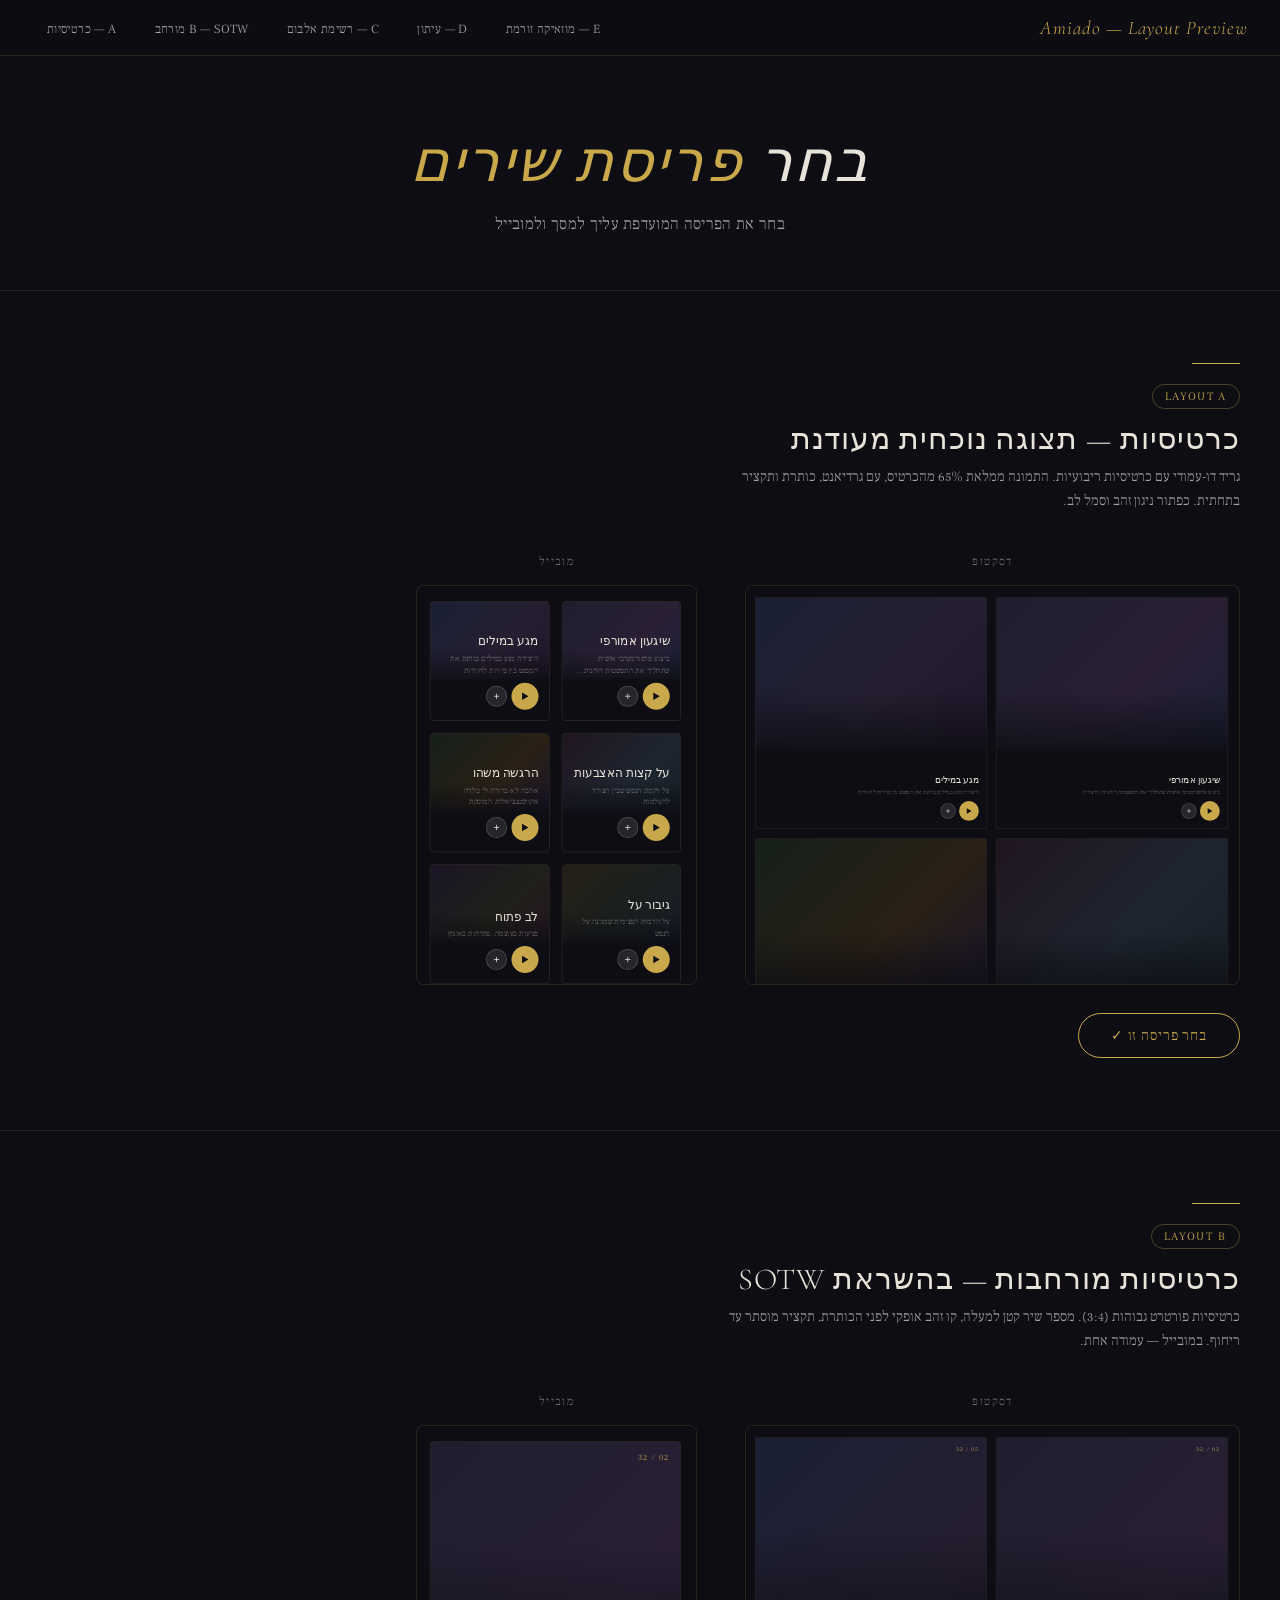
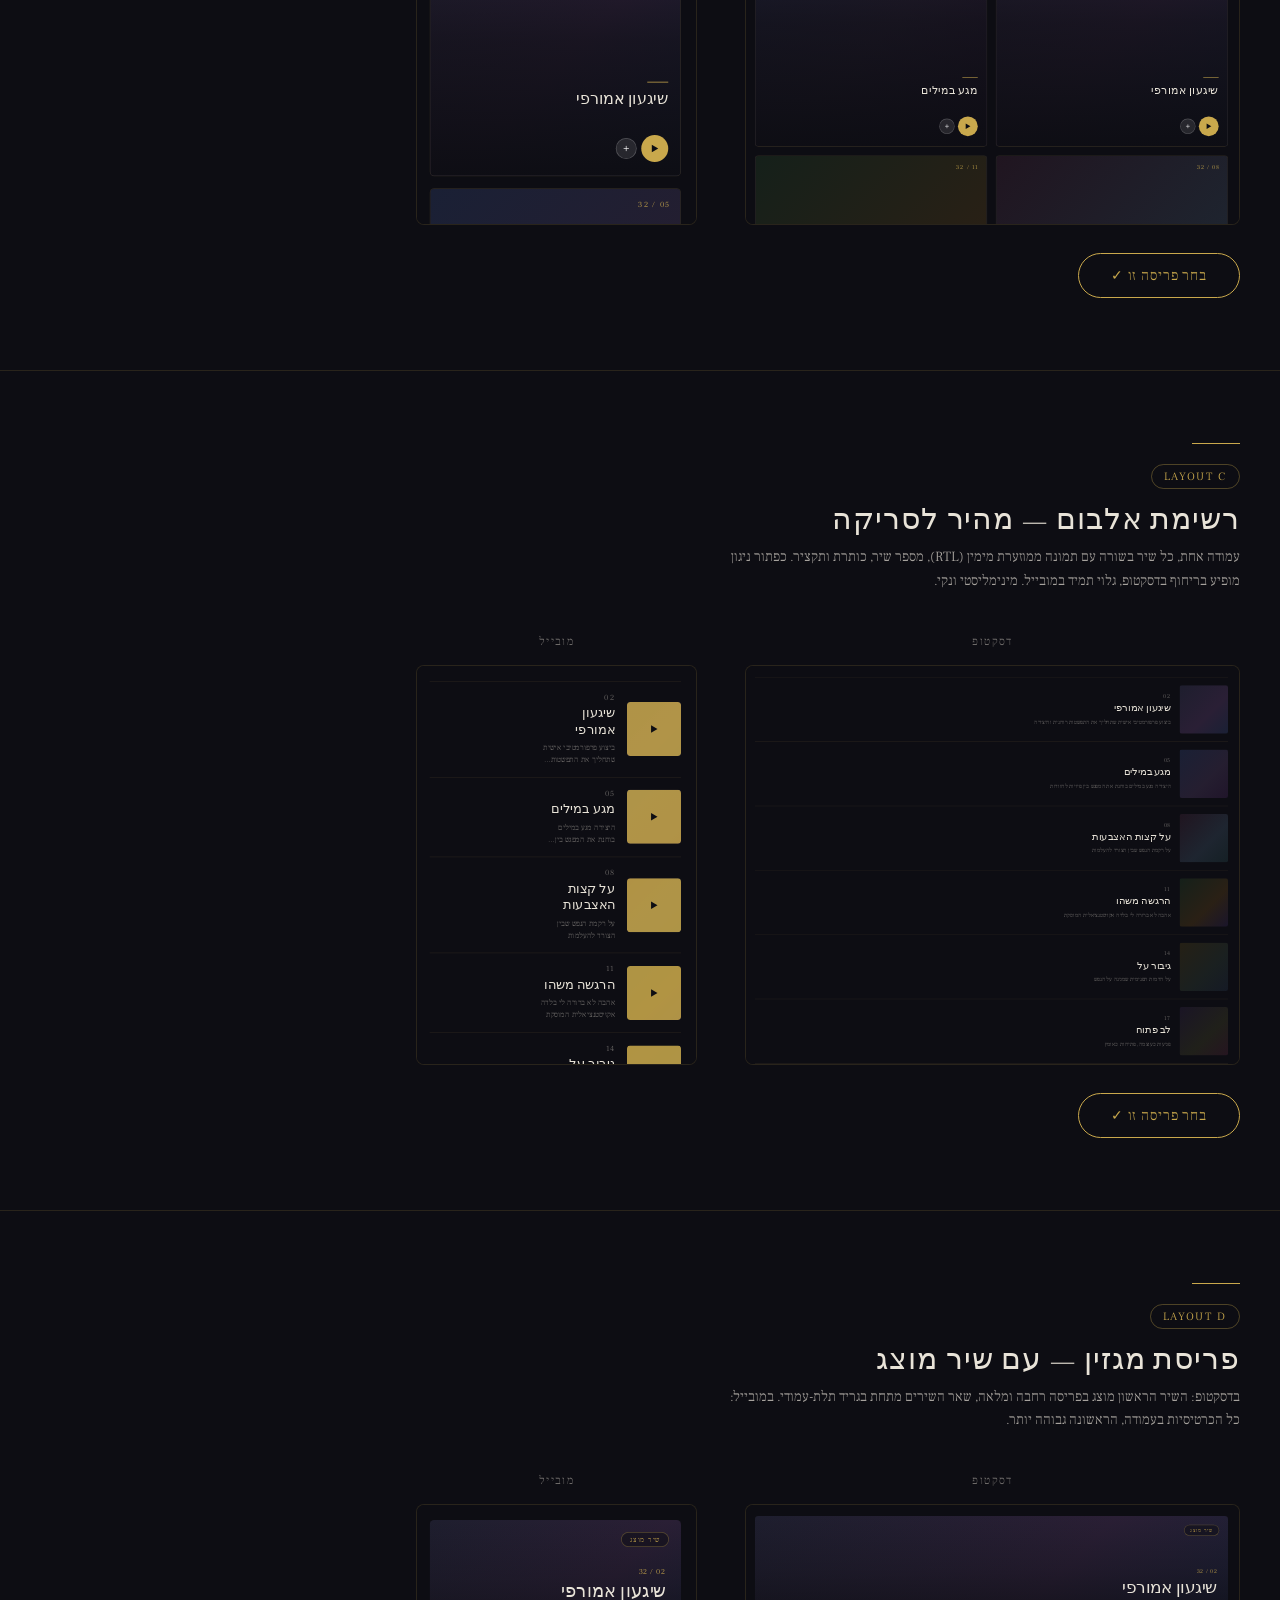
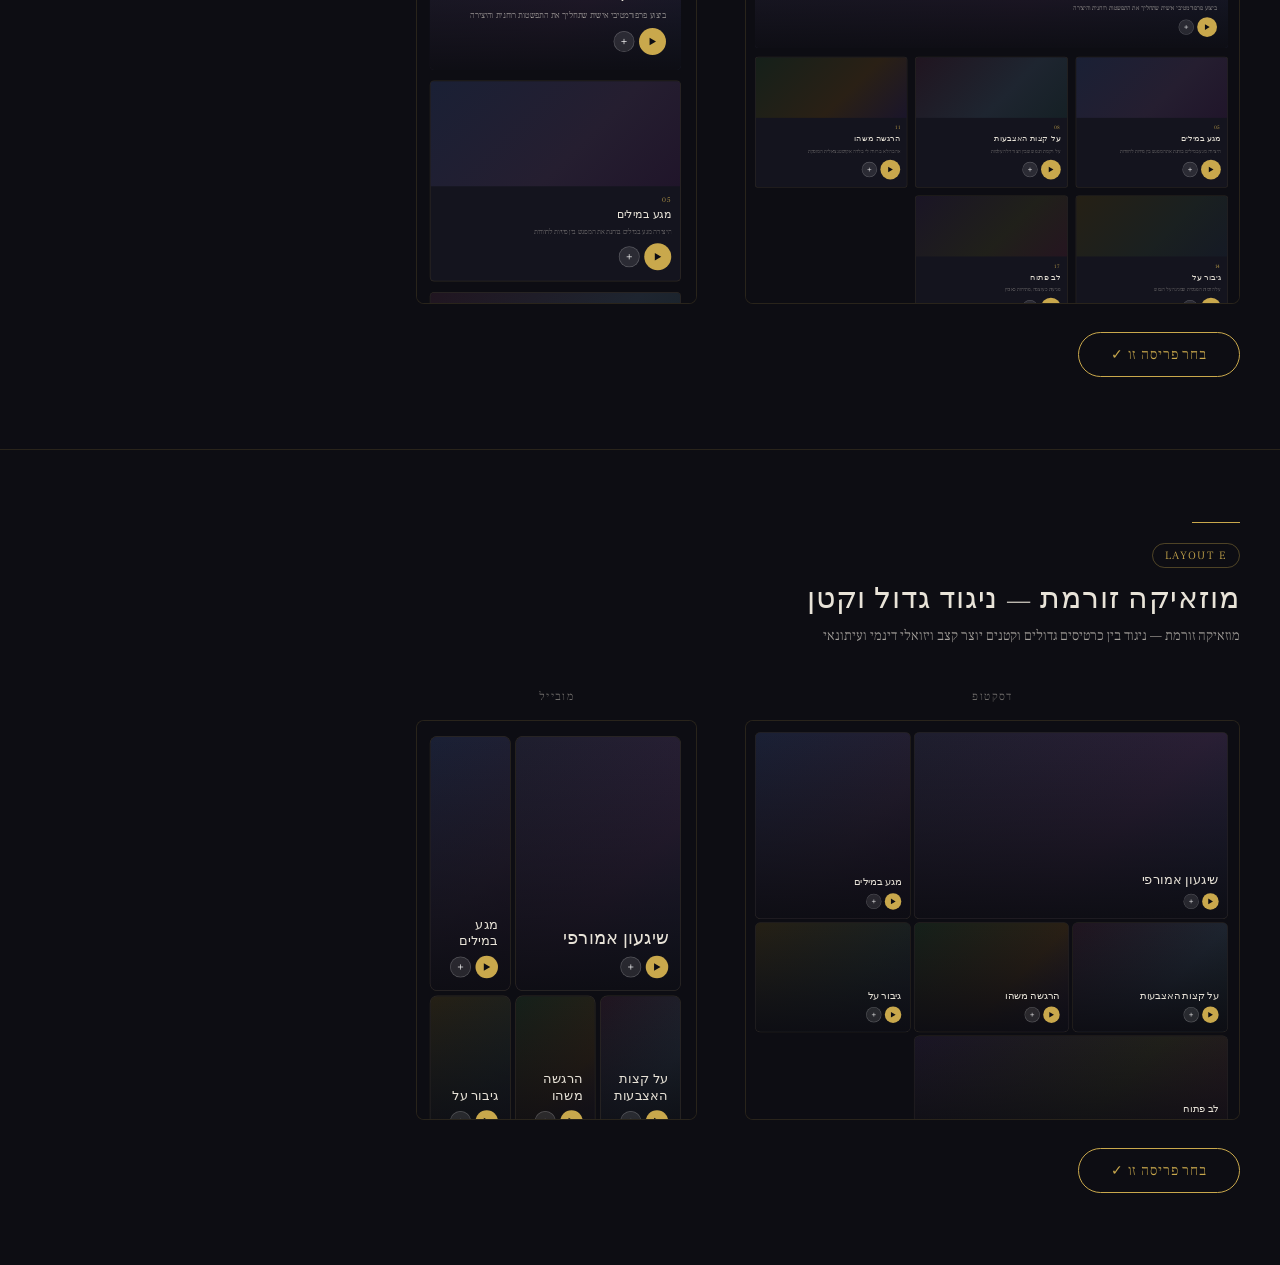
<file: layouts-preview.html>
<!DOCTYPE html>
<html lang="he" dir="rtl">
<head>
<meta charset="UTF-8">
<meta name="viewport" content="width=device-width, initial-scale=1.0">
<title>Amiado — Layout Preview</title>
<link rel="preconnect" href="https://fonts.googleapis.com">
<link rel="preconnect" href="https://fonts.gstatic.com" crossorigin>
<link href="https://fonts.googleapis.com/css2?family=Cormorant+Garamond:ital,wght@0,300;0,400;1,300;1,400&family=Frank+Ruhl+Libre:wght@300;400&display=swap" rel="stylesheet">

<style>
  *, *::before, *::after { box-sizing: border-box; margin: 0; padding: 0; }

  :root {
    --bg: #0d0d13;
    --gold: #c9a84c;
    --gold-dim: rgba(201,168,76,0.35);
    --text: #e8e3d8;
    --text-dim: rgba(232,227,216,0.45);
    --text-mid: rgba(232,227,216,0.7);
    --card-bg: #14141e;
    --card-border: rgba(201,168,76,0.15);
    --surface: #1a1a26;
  }

  html { scroll-behavior: smooth; }

  body {
    background: var(--bg);
    color: var(--text);
    font-family: 'Frank Ruhl Libre', serif;
    font-weight: 300;
    direction: rtl;
    min-height: 100vh;
  }

  /* ── Sticky Nav ─────────────────────────────────────────── */
  .sticky-nav {
    position: sticky;
    top: 0;
    z-index: 1000;
    background: rgba(13,13,19,0.96);
    backdrop-filter: blur(12px);
    border-bottom: 1px solid var(--card-border);
    padding: 0 32px;
    display: flex;
    align-items: center;
    justify-content: space-between;
    height: 56px;
  }

  .nav-brand {
    font-family: 'Cormorant Garamond', serif;
    font-style: italic;
    font-weight: 300;
    font-size: 1.2rem;
    color: var(--gold);
    letter-spacing: 0.05em;
    white-space: nowrap;
  }

  .nav-links {
    display: flex;
    gap: 8px;
    list-style: none;
    flex-direction: row-reverse;
  }

  .nav-links a {
    color: var(--text-mid);
    text-decoration: none;
    font-size: 0.78rem;
    letter-spacing: 0.03em;
    padding: 6px 14px;
    border: 1px solid transparent;
    border-radius: 20px;
    transition: all 0.2s;
    white-space: nowrap;
  }

  .nav-links a:hover {
    color: var(--gold);
    border-color: var(--gold-dim);
    background: rgba(201,168,76,0.06);
  }

  /* ── Page Header ─────────────────────────────────────────── */
  .page-header {
    text-align: center;
    padding: 72px 32px 56px;
    border-bottom: 1px solid var(--card-border);
  }

  .page-header h1 {
    font-family: 'Cormorant Garamond', serif;
    font-style: italic;
    font-weight: 300;
    font-size: clamp(2.4rem, 5vw, 3.6rem);
    color: var(--text);
    letter-spacing: 0.04em;
    margin-bottom: 16px;
  }

  .page-header h1 span { color: var(--gold); }

  .page-header p {
    color: var(--text-mid);
    font-size: 1rem;
    font-weight: 300;
    letter-spacing: 0.02em;
  }

  /* ── Layout Section Wrapper ──────────────────────────────── */
  .layout-section {
    padding: 72px 40px;
    border-bottom: 1px solid var(--card-border);
  }

  .layout-section:last-of-type { border-bottom: none; }

  .section-header {
    margin-bottom: 40px;
    text-align: right;
  }

  .section-label {
    display: inline-block;
    font-size: 0.7rem;
    letter-spacing: 0.15em;
    text-transform: uppercase;
    color: var(--gold);
    border: 1px solid var(--gold-dim);
    padding: 4px 12px;
    border-radius: 20px;
    margin-bottom: 12px;
  }

  .section-title {
    font-family: 'Cormorant Garamond', serif;
    font-weight: 300;
    font-size: 1.9rem;
    color: var(--text);
    margin-bottom: 8px;
    letter-spacing: 0.03em;
  }

  .section-desc {
    color: var(--text-mid);
    font-size: 0.88rem;
    line-height: 1.7;
    max-width: 520px;
  }

  /* ── Preview Stage ───────────────────────────────────────── */
  .preview-stage {
    display: flex;
    gap: 48px;
    align-items: flex-start;
    justify-content: flex-start;
    flex-wrap: wrap;
  }

  .preview-box {
    display: flex;
    flex-direction: column;
    align-items: center;
    gap: 16px;
  }

  .preview-label {
    font-size: 0.72rem;
    letter-spacing: 0.12em;
    color: var(--text-dim);
    text-transform: uppercase;
  }

  .preview-frame {
    background: var(--bg);
    border: 1px solid var(--card-border);
    border-radius: 8px;
    overflow: hidden;
    position: relative;
  }

  /* Desktop preview: inner content is 900px, scaled 0.55 → 495px display */
  .preview-frame.desktop {
    width: 495px;
    height: 400px;
  }

  .preview-frame.desktop .preview-inner {
    width: 900px;
    transform-origin: top right;
    transform: scale(0.55);
    height: calc(400px / 0.55);
    overflow: hidden;
  }

  /* Mobile preview: inner content is 375px, scaled 0.75 → 281px display */
  .preview-frame.mobile {
    width: 281px;
    height: 400px;
  }

  .preview-frame.mobile .preview-inner {
    width: 375px;
    transform-origin: top right;
    transform: scale(0.75);
    height: calc(400px / 0.75);
    overflow: hidden;
  }

  /* ── Choose Button ───────────────────────────────────────── */
  .choose-btn {
    margin-top: 28px;
    background: transparent;
    border: 1px solid var(--gold);
    color: var(--gold);
    font-family: 'Frank Ruhl Libre', serif;
    font-weight: 300;
    font-size: 0.9rem;
    letter-spacing: 0.06em;
    padding: 12px 32px;
    border-radius: 30px;
    cursor: pointer;
    transition: all 0.25s;
    display: block;
  }

  .choose-btn:hover {
    background: var(--gold);
    color: var(--bg);
  }

  /* ═══════════════════════════════════════════════════════════
     SHARED INNER STYLES (used inside preview-inner)
  ═══════════════════════════════════════════════════════════ */
  .preview-inner {
    direction: rtl;
    font-family: 'Frank Ruhl Libre', serif;
    background: var(--bg);
    color: var(--text);
    padding: 20px;
  }

  /* placeholder image block */
  .img-placeholder {
    width: 100%;
    height: 100%;
    background: linear-gradient(135deg, #1e1e2e 0%, #2a1f35 50%, #1a2035 100%);
    display: flex;
    align-items: center;
    justify-content: center;
    color: rgba(201,168,76,0.2);
    font-size: 2rem;
  }

  /* ─────────────────────────────────────────────────────────
     LAYOUT A — כרטיסיות (Current-style refined)
  ───────────────────────────────────────────────────────── */

  .la-grid {
    display: grid;
    gap: 16px;
  }

  .la-grid.desktop { grid-template-columns: repeat(2, 1fr); }
  .la-grid.mobile  { grid-template-columns: repeat(2, 1fr); }

  .la-card {
    position: relative;
    border-radius: 6px;
    overflow: hidden;
    aspect-ratio: 1 / 1;
    background: var(--card-bg);
    border: 1px solid var(--card-border);
    cursor: pointer;
  }

  .la-card:hover .la-img-overlay { opacity: 1; }

  .la-img {
    position: absolute;
    inset: 0;
    width: 100%;
    height: 65%;
    object-fit: cover;
  }

  .la-img-bg {
    position: absolute;
    inset: 0;
    width: 100%;
    height: 65%;
    background: linear-gradient(135deg, #1e1e2e 0%, #2a1f35 50%, #1a2035 100%);
  }

  .la-img-overlay {
    position: absolute;
    inset: 0;
    background: rgba(201,168,76,0.08);
    opacity: 0;
    transition: opacity 0.3s;
  }

  .la-gradient {
    position: absolute;
    bottom: 0;
    left: 0;
    right: 0;
    top: 40%;
    background: linear-gradient(to top, #0d0d13 0%, #0d0d13 45%, transparent 100%);
  }

  .la-bottom {
    position: absolute;
    bottom: 0;
    left: 0;
    right: 0;
    padding: 12px 14px 14px;
  }

  .la-title {
    font-family: 'Cormorant Garamond', serif;
    font-weight: 400;
    font-size: 1rem;
    color: var(--text);
    margin-bottom: 4px;
    line-height: 1.3;
  }

  .la-excerpt {
    font-size: 0.65rem;
    color: var(--text-dim);
    line-height: 1.5;
    display: -webkit-box;
    -webkit-line-clamp: 2;
    -webkit-box-orient: vertical;
    overflow: hidden;
  }

  .la-play {
    position: absolute;
    bottom: 12px;
    left: 12px;
    width: 28px;
    height: 28px;
    border-radius: 50%;
    background: var(--gold);
    display: flex;
    align-items: center;
    justify-content: center;
    font-size: 0.6rem;
    color: var(--bg);
    padding-right: 1px;
  }

  .la-heart {
    position: absolute;
    top: 10px;
    left: 10px;
    width: 24px;
    height: 24px;
    display: flex;
    align-items: center;
    justify-content: center;
    color: var(--text-dim);
    font-size: 0.75rem;
    background: rgba(13,13,19,0.7);
    border-radius: 50%;
  }

  /* ─────────────────────────────────────────────────────────
     LAYOUT B — SOTW מורחב
  ───────────────────────────────────────────────────────── */

  .lb-grid {
    display: grid;
    gap: 16px;
  }

  .lb-grid.desktop { grid-template-columns: repeat(2, 1fr); }
  .lb-grid.mobile  { grid-template-columns: 1fr; }

  .lb-card {
    position: relative;
    border-radius: 6px;
    overflow: hidden;
    background: var(--card-bg);
    border: 1px solid var(--card-border);
    cursor: pointer;
  }

  .lb-grid.desktop .lb-card { aspect-ratio: 3 / 4; }
  .lb-grid.mobile  .lb-card { aspect-ratio: 3 / 4; }

  .lb-img-bg {
    position: absolute;
    inset: 0;
    background: linear-gradient(135deg, #1e1e2e 0%, #2a1f35 50%, #1a2035 100%);
  }

  .lb-gradient {
    position: absolute;
    inset: 0;
    background: linear-gradient(to top, rgba(13,13,19,0.97) 0%, rgba(13,13,19,0.6) 40%, transparent 70%);
  }

  .lb-num {
    position: absolute;
    top: 14px;
    right: 14px;
    font-size: 0.65rem;
    color: var(--gold);
    letter-spacing: 0.12em;
    font-weight: 300;
  }

  .lb-bottom {
    position: absolute;
    bottom: 0;
    left: 0;
    right: 0;
    padding: 16px 16px 18px;
  }

  .lb-line {
    width: 28px;
    height: 1px;
    background: var(--gold);
    margin-bottom: 10px;
    margin-right: 0;
    margin-left: auto;
  }

  .lb-title {
    font-family: 'Cormorant Garamond', serif;
    font-weight: 400;
    font-size: 1.3rem;
    color: var(--text);
    line-height: 1.25;
    margin-bottom: 8px;
  }

  .lb-excerpt {
    font-size: 0.68rem;
    color: var(--text-mid);
    line-height: 1.6;
    display: -webkit-box;
    -webkit-line-clamp: 2;
    -webkit-box-orient: vertical;
    overflow: hidden;
    opacity: 0;
    transition: opacity 0.3s;
  }

  .lb-card:hover .lb-excerpt { opacity: 1; }

  /* ─────────────────────────────────────────────────────────
     LAYOUT C — רשימת אלבום
  ───────────────────────────────────────────────────────── */

  .lc-list {
    display: flex;
    flex-direction: column;
  }

  .lc-row {
    display: flex;
    align-items: center;
    gap: 16px;
    padding: 14px 0;
    border-bottom: 1px solid rgba(201,168,76,0.1);
    cursor: pointer;
    position: relative;
  }

  .lc-row:first-child { border-top: 1px solid rgba(201,168,76,0.1); }

  .lc-row:hover .lc-play-btn { opacity: 1; }
  .lc-row:hover .lc-num { opacity: 0; }

  .lc-thumb {
    flex-shrink: 0;
    border-radius: 4px;
    overflow: hidden;
    position: relative;
  }

  .lc-list.desktop .lc-thumb { width: 88px; height: 88px; }
  .lc-list.mobile  .lc-thumb { width: 72px; height: 72px; }

  .lc-thumb-bg {
    width: 100%;
    height: 100%;
    background: linear-gradient(135deg, #1e1e2e 0%, #2a1f35 50%, #1a2035 100%);
  }

  .lc-play-btn {
    position: absolute;
    inset: 0;
    background: rgba(201,168,76,0.9);
    display: flex;
    align-items: center;
    justify-content: center;
    color: var(--bg);
    font-size: 1.1rem;
    opacity: 0;
    transition: opacity 0.2s;
    border-radius: 4px;
  }

  .lc-list.mobile .lc-play-btn { opacity: 1; background: rgba(201,168,76,0.85); }

  .lc-text {
    flex: 1;
    min-width: 0;
  }

  .lc-num {
    font-size: 0.65rem;
    color: var(--text-dim);
    letter-spacing: 0.1em;
    margin-bottom: 4px;
    transition: opacity 0.2s;
  }

  .lc-title {
    font-family: 'Cormorant Garamond', serif;
    font-weight: 400;
    font-size: 1.05rem;
    color: var(--text);
    margin-bottom: 5px;
    line-height: 1.3;
  }

  .lc-list.desktop .lc-title { font-size: 1.15rem; }

  .lc-excerpt {
    font-size: 0.65rem;
    color: var(--text-dim);
    line-height: 1.6;
    display: -webkit-box;
    -webkit-line-clamp: 2;
    -webkit-box-orient: vertical;
    overflow: hidden;
  }

  /* ─────────────────────────────────────────────────────────
     LAYOUT D — עיתון / Magazine
  ───────────────────────────────────────────────────────── */

  /* Desktop: featured full-width + 3-column grid */
  .ld-wrap.desktop .ld-featured {
    position: relative;
    width: 100%;
    height: 240px;
    border-radius: 6px;
    overflow: hidden;
    margin-bottom: 16px;
    cursor: pointer;
  }

  .ld-wrap.mobile .ld-featured {
    position: relative;
    width: 100%;
    height: 200px;
    border-radius: 6px;
    overflow: hidden;
    margin-bottom: 14px;
    cursor: pointer;
  }

  .ld-featured-bg {
    position: absolute;
    inset: 0;
    background: linear-gradient(135deg, #1e1e2e 0%, #2a1f35 50%, #1a2035 100%);
  }

  .ld-featured-gradient {
    position: absolute;
    inset: 0;
    background: linear-gradient(to top, rgba(13,13,19,0.95) 0%, rgba(13,13,19,0.3) 60%, transparent 100%);
  }

  .ld-featured-tag {
    position: absolute;
    top: 16px;
    right: 16px;
    font-size: 0.6rem;
    letter-spacing: 0.15em;
    color: var(--gold);
    border: 1px solid var(--gold-dim);
    padding: 3px 10px;
    border-radius: 20px;
    background: rgba(13,13,19,0.5);
  }

  .ld-featured-bottom {
    position: absolute;
    bottom: 0;
    left: 0;
    right: 0;
    padding: 18px 20px 20px;
  }

  .ld-featured-num {
    font-size: 0.62rem;
    color: var(--gold);
    letter-spacing: 0.12em;
    margin-bottom: 6px;
  }

  .ld-featured-title {
    font-family: 'Cormorant Garamond', serif;
    font-weight: 300;
    font-size: 1.9rem;
    color: var(--text);
    line-height: 1.2;
    margin-bottom: 8px;
  }

  .ld-wrap.mobile .ld-featured-title { font-size: 1.5rem; }

  .ld-featured-excerpt {
    font-size: 0.72rem;
    color: var(--text-mid);
    line-height: 1.6;
    display: -webkit-box;
    -webkit-line-clamp: 2;
    -webkit-box-orient: vertical;
    overflow: hidden;
  }

  /* Grid cards */
  .ld-grid {
    display: grid;
    gap: 14px;
  }

  .ld-wrap.desktop .ld-grid { grid-template-columns: repeat(3, 1fr); }
  .ld-wrap.mobile  .ld-grid { grid-template-columns: 1fr; }

  .ld-card {
    border-radius: 6px;
    overflow: hidden;
    background: var(--card-bg);
    border: 1px solid var(--card-border);
    cursor: pointer;
  }

  .ld-card-img {
    width: 100%;
    height: 110px;
    position: relative;
    background: linear-gradient(135deg, #1e1e2e 0%, #2a1f35 50%, #1a2035 100%);
  }

  .ld-wrap.mobile .ld-card-img { height: 140px; }

  .ld-card-body {
    padding: 12px 12px 14px;
  }

  .ld-card-num {
    font-size: 0.58rem;
    color: var(--gold);
    letter-spacing: 0.12em;
    margin-bottom: 4px;
  }

  .ld-card-title {
    font-family: 'Cormorant Garamond', serif;
    font-weight: 400;
    font-size: 0.95rem;
    color: var(--text);
    line-height: 1.3;
    margin-bottom: 5px;
  }

  .ld-card-excerpt {
    font-size: 0.6rem;
    color: var(--text-dim);
    line-height: 1.55;
    display: -webkit-box;
    -webkit-line-clamp: 2;
    -webkit-box-orient: vertical;
    overflow: hidden;
  }

  /* ─────────────────────────────────────────────────────────
     LAYOUT E — מוזאיקה זורמת
  ───────────────────────────────────────────────────────── */

  .le-grid {
    display: grid;
    grid-template-columns: repeat(3, 1fr);
    gap: 6px;
  }

  .le-card {
    position: relative;
    border-radius: 10px;
    overflow: hidden;
    background: var(--card-bg);
    border: 1px solid var(--card-border);
    cursor: pointer;
  }

  /* First card: spans 2 columns, tall */
  .le-grid .le-card:nth-child(1) {
    grid-column: span 2;
    height: 340px;
  }

  /* Second card: single column, same tall height */
  .le-grid .le-card:nth-child(2) {
    height: 340px;
  }

  /* Cards 3–5: normal height */
  .le-grid .le-card:nth-child(3),
  .le-grid .le-card:nth-child(4),
  .le-grid .le-card:nth-child(5) {
    height: 200px;
  }

  /* Last card: spans 2 columns, normal height */
  .le-grid .le-card:nth-child(6) {
    grid-column: span 2;
    height: 200px;
  }

  .le-card-bg {
    position: absolute;
    inset: 0;
    width: 100%;
    height: 100%;
  }

  .le-card-gradient {
    position: absolute;
    inset: 0;
    background: linear-gradient(to top, rgba(13,13,19,0.95) 0%, rgba(13,13,19,0.4) 55%, transparent 100%);
  }

  .le-card-bottom {
    position: absolute;
    bottom: 0;
    left: 0;
    right: 0;
    padding: 14px 16px 16px;
  }

  .le-card-title {
    font-family: 'Cormorant Garamond', serif;
    font-weight: 400;
    font-size: 1.1rem;
    color: var(--text);
    line-height: 1.25;
  }

  .le-grid .le-card:nth-child(1) .le-card-title { font-size: 1.5rem; }

  .le-play {
    position: absolute;
    bottom: 14px;
    left: 14px;
    width: 30px;
    height: 30px;
    border-radius: 50%;
    background: var(--gold);
    display: flex;
    align-items: center;
    justify-content: center;
    font-size: 0.62rem;
    color: var(--bg);
    padding-right: 1px;
  }

  .le-heart {
    position: absolute;
    top: 10px;
    left: 10px;
    width: 26px;
    height: 26px;
    display: flex;
    align-items: center;
    justify-content: center;
    color: var(--text-dim);
    font-size: 0.8rem;
    background: rgba(13,13,19,0.7);
    border-radius: 50%;
  }

  /* Mobile: 2 columns, alternating heights */
  @media (max-width: 400px) {
    .le-grid {
      grid-template-columns: 1fr 1fr;
    }
    .le-grid .le-card {
      grid-column: auto !important;
      height: 190px !important;
    }
    .le-grid .le-card:nth-child(odd) {
      height: 240px !important;
    }
  }

  /* ─────────────────────────────────────────────────────────
     ACTION BUTTONS (shared across all layouts)
  ───────────────────────────────────────────────────────── */

  /* Heart button — top-left corner (physical left = visual right in RTL) */
  .btn-heart {
    position: absolute;
    top: 10px;
    left: 10px;
    width: 30px; height: 30px;
    border-radius: 50%;
    background: rgba(0,0,0,0.5);
    border: none;
    color: rgba(255,255,255,0.7);
    display: flex; align-items: center; justify-content: center;
    cursor: pointer;
    opacity: 0;
    transition: opacity 0.2s;
    z-index: 5;
    flex-shrink: 0;
  }
  .la-card:hover .btn-heart,
  .lb-card:hover .btn-heart,
  .ld-featured:hover .btn-heart,
  .ld-card:hover .btn-heart,
  .le-card:hover .btn-heart,
  .lf-card:hover .btn-heart,
  .lg-card:hover .btn-heart,
  .lh-featured:hover .btn-heart,
  .li-card:hover .btn-heart,
  .li-card-mobile:hover .btn-heart { opacity: 1; }

  /* Play button — gold circle */
  .btn-play {
    width: 36px; height: 36px;
    border-radius: 50%;
    background: #c9a84c;
    border: none;
    color: #0d0d13;
    display: flex; align-items: center; justify-content: center;
    cursor: pointer;
    flex-shrink: 0;
  }

  /* Add button */
  .btn-add {
    width: 28px; height: 28px;
    border-radius: 50%;
    background: rgba(255,255,255,0.1);
    border: 1px solid rgba(255,255,255,0.2);
    color: rgba(255,255,255,0.7);
    display: flex; align-items: center; justify-content: center;
    cursor: pointer;
    flex-shrink: 0;
  }

  /* Panel button row (play + add together) */
  .btn-panel {
    display: flex;
    align-items: center;
    gap: 6px;
    margin-top: 8px;
  }

  /* Share button (for list layouts) */
  .btn-share {
    width: 28px; height: 28px;
    border-radius: 50%;
    background: rgba(255,255,255,0.1);
    border: 1px solid rgba(255,255,255,0.2);
    color: rgba(255,255,255,0.7);
    display: flex; align-items: center; justify-content: center;
    cursor: pointer;
    flex-shrink: 0;
  }

  /* Layout C — actions column on left side of each row */
  .lc-actions {
    display: flex;
    align-items: center;
    gap: 6px;
    flex-shrink: 0;
    opacity: 0;
    transition: opacity 0.2s;
  }
  .lc-row:hover .lc-actions { opacity: 1; }

  /* ── Scrollbar ─────────────────────────────────────────── */
  ::-webkit-scrollbar { width: 6px; }
  ::-webkit-scrollbar-track { background: var(--bg); }
  ::-webkit-scrollbar-thumb { background: rgba(201,168,76,0.3); border-radius: 3px; }
  ::-webkit-scrollbar-thumb:hover { background: rgba(201,168,76,0.5); }

  /* ── Divider ──────────────────────────────────────────── */
  .gold-divider {
    width: 48px;
    height: 1px;
    background: var(--gold);
    margin: 0 0 20px auto;
  }

  /* ── Responsive nav ──────────────────────────────────── */
  @media (max-width: 900px) {
    .nav-links { display: none; }
    .preview-stage { flex-direction: column; }
    .preview-frame.desktop { width: 100%; max-width: 495px; }
    .layout-section { padding: 48px 20px; }
  }

</style>
</head>
<body>

<!-- ── Sticky Nav ─────────────────────────────────────────── -->
<nav class="sticky-nav">
  <div class="nav-brand">Amiado — Layout Preview</div>
  <ul class="nav-links">
    <li><a href="#layout-a">A — כרטיסיות</a></li>
    <li><a href="#layout-b">B — SOTW מורחב</a></li>
    <li><a href="#layout-c">C — רשימת אלבום</a></li>
    <li><a href="#layout-d">D — עיתון</a></li>
    <li><a href="#layout-e">E — מוזאיקה זורמת</a></li>
  </ul>
</nav>

<!-- ── Page Header ─────────────────────────────────────────── -->
<header class="page-header">
  <h1>בחר <span>פריסת שירים</span></h1>
  <p>בחר את הפריסה המועדפת עליך למסך ולמובייל</p>
</header>


<!-- ════════════════════════════════════════════════════════
     LAYOUT A
═════════════════════════════════════════════════════════ -->
<section class="layout-section" id="layout-a">
  <div class="section-header">
    <div class="gold-divider"></div>
    <span class="section-label">Layout A</span>
    <h2 class="section-title">כרטיסיות — תצוגה נוכחית מעודנת</h2>
    <p class="section-desc">גריד דו-עמודי עם כרטיסיות ריבועיות. התמונה ממלאת 65% מהכרטיס, עם גרדיאנט, כותרת ותקציר בתחתית. כפתור ניגון זהב וסמל לב.</p>
  </div>

  <div class="preview-stage">

    <!-- Desktop A -->
    <div class="preview-box">
      <span class="preview-label">דסקטופ</span>
      <div class="preview-frame desktop">
        <div class="preview-inner" id="la-desktop">
          <div class="la-grid desktop" id="la-grid-desktop"></div>
        </div>
      </div>
    </div>

    <!-- Mobile A -->
    <div class="preview-box">
      <span class="preview-label">מובייל</span>
      <div class="preview-frame mobile">
        <div class="preview-inner" id="la-mobile">
          <div class="la-grid mobile" id="la-grid-mobile"></div>
        </div>
      </div>
    </div>

  </div>
  <button class="choose-btn" onclick="choose('A','כרטיסיות — תצוגה נוכחית מעודנת')">בחר פריסה זו ✓</button>
</section>


<!-- ════════════════════════════════════════════════════════
     LAYOUT B
═════════════════════════════════════════════════════════ -->
<section class="layout-section" id="layout-b">
  <div class="section-header">
    <div class="gold-divider"></div>
    <span class="section-label">Layout B</span>
    <h2 class="section-title">כרטיסיות מורחבות — בהשראת SOTW</h2>
    <p class="section-desc">כרטיסיות פורטרט גבוהות (3:4). מספר שיר קטן למעלה, קו זהב אופקי לפני הכותרת, תקציר מוסתר עד ריחוף. במובייל — עמודה אחת.</p>
  </div>

  <div class="preview-stage">

    <div class="preview-box">
      <span class="preview-label">דסקטופ</span>
      <div class="preview-frame desktop">
        <div class="preview-inner" id="lb-desktop">
          <div class="lb-grid desktop" id="lb-grid-desktop"></div>
        </div>
      </div>
    </div>

    <div class="preview-box">
      <span class="preview-label">מובייל</span>
      <div class="preview-frame mobile">
        <div class="preview-inner" id="lb-mobile">
          <div class="lb-grid mobile" id="lb-grid-mobile"></div>
        </div>
      </div>
    </div>

  </div>
  <button class="choose-btn" onclick="choose('B','כרטיסיות מורחבות — בהשראת SOTW')">בחר פריסה זו ✓</button>
</section>


<!-- ════════════════════════════════════════════════════════
     LAYOUT C
═════════════════════════════════════════════════════════ -->
<section class="layout-section" id="layout-c">
  <div class="section-header">
    <div class="gold-divider"></div>
    <span class="section-label">Layout C</span>
    <h2 class="section-title">רשימת אלבום — מהיר לסריקה</h2>
    <p class="section-desc">עמודה אחת, כל שיר בשורה עם תמונה ממוזערת מימין (RTL), מספר שיר, כותרת ותקציר. כפתור ניגון מופיע בריחוף בדסקטופ, גלוי תמיד במובייל. מינימליסטי ונקי.</p>
  </div>

  <div class="preview-stage">

    <div class="preview-box">
      <span class="preview-label">דסקטופ</span>
      <div class="preview-frame desktop">
        <div class="preview-inner" id="lc-desktop">
          <div class="lc-list desktop" id="lc-list-desktop"></div>
        </div>
      </div>
    </div>

    <div class="preview-box">
      <span class="preview-label">מובייל</span>
      <div class="preview-frame mobile">
        <div class="preview-inner" id="lc-mobile">
          <div class="lc-list mobile" id="lc-list-mobile"></div>
        </div>
      </div>
    </div>

  </div>
  <button class="choose-btn" onclick="choose('C','רשימת אלבום — מהיר לסריקה')">בחר פריסה זו ✓</button>
</section>


<!-- ════════════════════════════════════════════════════════
     LAYOUT D
═════════════════════════════════════════════════════════ -->
<section class="layout-section" id="layout-d">
  <div class="section-header">
    <div class="gold-divider"></div>
    <span class="section-label">Layout D</span>
    <h2 class="section-title">פריסת מגזין — עם שיר מוצג</h2>
    <p class="section-desc">בדסקטופ: השיר הראשון מוצג בפריסה רחבה ומלאה, שאר השירים מתחת בגריד תלת-עמודי. במובייל: כל הכרטיסיות בעמודה, הראשונה גבוהה יותר.</p>
  </div>

  <div class="preview-stage">

    <div class="preview-box">
      <span class="preview-label">דסקטופ</span>
      <div class="preview-frame desktop">
        <div class="preview-inner" id="ld-desktop">
          <div class="ld-wrap desktop" id="ld-wrap-desktop"></div>
        </div>
      </div>
    </div>

    <div class="preview-box">
      <span class="preview-label">מובייל</span>
      <div class="preview-frame mobile">
        <div class="preview-inner" id="ld-mobile">
          <div class="ld-wrap mobile" id="ld-wrap-mobile"></div>
        </div>
      </div>
    </div>

  </div>
  <button class="choose-btn" onclick="choose('D','פריסת מגזין — עם שיר מוצג')">בחר פריסה זו ✓</button>
</section>


<!-- ════════════════════════════════════════════════════════
     LAYOUT E
═════════════════════════════════════════════════════════ -->
<section class="layout-section" id="layout-e">
  <div class="section-header">
    <div class="gold-divider"></div>
    <span class="section-label">Layout E</span>
    <h2 class="section-title">מוזאיקה זורמת — ניגוד גדול וקטן</h2>
    <p class="section-desc">מוזאיקה זורמת — ניגוד בין כרטיסים גדולים וקטנים יוצר קצב ויזואלי דינמי ועיתונאי</p>
  </div>

  <div class="preview-stage">

    <div class="preview-box">
      <span class="preview-label">דסקטופ</span>
      <div class="preview-frame desktop">
        <div class="preview-inner" id="le-desktop">
          <div class="le-grid" id="le-grid-desktop"></div>
        </div>
      </div>
    </div>

    <div class="preview-box">
      <span class="preview-label">מובייל</span>
      <div class="preview-frame mobile">
        <div class="preview-inner" id="le-mobile">
          <div class="le-grid" id="le-grid-mobile"></div>
        </div>
      </div>
    </div>

  </div>
  <button class="choose-btn" onclick="choose('E','מוזאיקה זורמת — ניגוד בין כרטיסים גדולים וקטנים')">בחר פריסה זו ✓</button>
</section>


<script>
const SONGS = [
  { id: 'shigaon-amorfi',  title: 'שיגעון אמורפי',       num: '02', img: 'amiado/songs/songs2.jpeg',  excerpt: 'ביצוע פרפורמטיבי אישית שתחליך את התפשטות רוחנית והיצירה' },
  { id: 'mgba-bmilim',     title: 'מגע במילים',           num: '05', img: 'amiado/songs/songs5.jpeg',  excerpt: 'היצירה מגע במילים בוחנת את המפגש בין פיזיות לחוודות' },
  { id: 'al-ktzot',        title: 'על קצות האצבעות',     num: '08', img: 'amiado/songs/songs8.jpeg',  excerpt: 'על רקמת הנפש שבין הצורד להעלמות' },
  { id: 'hargasha',        title: 'הרגשה משהו',           num: '11', img: 'amiado/songs/songs11.jpeg', excerpt: 'אהבה לא ברורה לי בלדה אקזיסטנציאלית המוסקת' },
  { id: 'gibor-al',        title: 'גיבור על',             num: '14', img: 'amiado/songs/songs14.jpeg', excerpt: 'על הדמות הפנימית שמגינה על הנפש' },
  { id: 'lev-patuach',     title: 'לב פתוח',              num: '17', img: 'amiado/songs/songs17.jpeg', excerpt: 'פגיעות כעוצמה, פתיחות כאומץ' },
];

/* ── Gradient palette per song for image placeholder variety ── */
const GRADIENTS = [
  'linear-gradient(135deg, #1e1e2e 0%, #2a1f35 60%, #1a2035 100%)',
  'linear-gradient(135deg, #1a2035 0%, #251e30 60%, #20152a 100%)',
  'linear-gradient(135deg, #201520 0%, #1e2530 60%, #152025 100%)',
  'linear-gradient(135deg, #15201a 0%, #2a2015 60%, #1a152a 100%)',
  'linear-gradient(135deg, #252015 0%, #1a2020 60%, #151a25 100%)',
  'linear-gradient(135deg, #1a1525 0%, #20201a 60%, #251520 100%)',
];

const SVG_HEART = `<svg width="14" height="14" viewBox="0 0 24 24" fill="none" stroke="currentColor" stroke-width="1.5"><path d="M20.84 4.61a5.5 5.5 0 0 0-7.78 0L12 5.67l-1.06-1.06a5.5 5.5 0 0 0-7.78 7.78l1.06 1.06L12 21.23l7.78-7.78 1.06-1.06a5.5 5.5 0 0 0 0-7.78z"/></svg>`;
const SVG_PLUS  = `<svg width="12" height="12" viewBox="0 0 24 24" fill="none" stroke="currentColor" stroke-width="2.5"><line x1="12" y1="5" x2="12" y2="19"/><line x1="5" y1="12" x2="19" y2="12"/></svg>`;
const SVG_PLAY  = `<svg width="14" height="14" viewBox="0 0 18 18" fill="currentColor"><path d="M4 2.5v13l11-6.5z"/></svg>`;
const SVG_SHARE = `<svg width="12" height="12" viewBox="0 0 24 24" fill="none" stroke="currentColor" stroke-width="2"><circle cx="18" cy="5" r="3"/><circle cx="6" cy="12" r="3"/><circle cx="18" cy="19" r="3"/><line x1="8.59" y1="13.51" x2="15.42" y2="17.49"/><line x1="15.41" y1="6.51" x2="8.59" y2="10.49"/></svg>`;

/* ── Layout A ─────────────────────────────────────── */
function buildLayoutA(containerId, songs) {
  const el = document.getElementById(containerId);
  el.innerHTML = songs.map((s, i) => `
    <div class="la-card">
      <div class="la-img-bg" style="background:${GRADIENTS[i % GRADIENTS.length]}"></div>
      <div class="la-img-overlay"></div>
      <div class="la-gradient"></div>
      <button class="btn-heart">${SVG_HEART}</button>
      <div class="la-bottom">
        <div class="la-title">${s.title}</div>
        <div class="la-excerpt">${s.excerpt}</div>
        <div class="btn-panel">
          <button class="btn-play">${SVG_PLAY}</button>
          <button class="btn-add">${SVG_PLUS}</button>
        </div>
      </div>
    </div>
  `).join('');
}

/* ── Layout B ─────────────────────────────────────── */
function buildLayoutB(containerId, songs) {
  const el = document.getElementById(containerId);
  el.innerHTML = songs.map((s, i) => `
    <div class="lb-card">
      <div class="lb-img-bg" style="background:${GRADIENTS[i % GRADIENTS.length]}"></div>
      <div class="lb-gradient"></div>
      <div class="lb-num">${s.num} / 32</div>
      <button class="btn-heart">${SVG_HEART}</button>
      <div class="lb-bottom">
        <div class="lb-line"></div>
        <div class="lb-title">${s.title}</div>
        <div class="lb-excerpt">${s.excerpt}</div>
        <div class="btn-panel">
          <button class="btn-play">${SVG_PLAY}</button>
          <button class="btn-add">${SVG_PLUS}</button>
        </div>
      </div>
    </div>
  `).join('');
}

/* ── Layout C ─────────────────────────────────────── */
function buildLayoutC(containerId, songs, isMobile) {
  const el = document.getElementById(containerId);
  el.innerHTML = songs.map((s, i) => `
    <div class="lc-row">
      <div class="lc-thumb" style="${isMobile ? 'width:72px;height:72px' : 'width:88px;height:88px'}">
        <div class="lc-thumb-bg" style="background:${GRADIENTS[i % GRADIENTS.length]}; width:100%; height:100%;"></div>
        <div class="lc-play-btn">${SVG_PLAY}</div>
      </div>
      <div class="lc-text">
        <div class="lc-num">${s.num}</div>
        <div class="lc-title">${s.title}</div>
        <div class="lc-excerpt">${s.excerpt}</div>
      </div>
      <div class="lc-actions">
        <button class="btn-heart" style="position:static;opacity:1;">${SVG_HEART}</button>
        <button class="btn-add">${SVG_PLUS}</button>
        <button class="btn-play" style="width:28px;height:28px;">${SVG_PLAY}</button>
        <button class="btn-share">${SVG_SHARE}</button>
      </div>
    </div>
  `).join('');
}

/* ── Layout D ─────────────────────────────────────── */
function buildLayoutD(containerId, songs, isMobile) {
  const el = document.getElementById(containerId);
  const [featured, ...rest] = songs;

  const gridCards = rest.map((s, i) => `
    <div class="ld-card" style="position:relative;">
      <div class="ld-card-img" style="background:${GRADIENTS[(i + 1) % GRADIENTS.length]};position:relative;">
        <button class="btn-heart">${SVG_HEART}</button>
      </div>
      <div class="ld-card-body">
        <div class="ld-card-num">${s.num}</div>
        <div class="ld-card-title">${s.title}</div>
        <div class="ld-card-excerpt">${s.excerpt}</div>
        <div class="btn-panel">
          <button class="btn-play">${SVG_PLAY}</button>
          <button class="btn-add">${SVG_PLUS}</button>
        </div>
      </div>
    </div>
  `).join('');

  el.innerHTML = `
    <div class="ld-featured">
      <div class="ld-featured-bg" style="background:${GRADIENTS[0]}"></div>
      <div class="ld-featured-gradient"></div>
      <div class="ld-featured-tag">שיר מוצג</div>
      <button class="btn-heart">${SVG_HEART}</button>
      <div class="ld-featured-bottom">
        <div class="ld-featured-num">${featured.num} / 32</div>
        <div class="ld-featured-title">${featured.title}</div>
        <div class="ld-featured-excerpt">${featured.excerpt}</div>
        <div class="btn-panel">
          <button class="btn-play">${SVG_PLAY}</button>
          <button class="btn-add">${SVG_PLUS}</button>
        </div>
      </div>
    </div>
    <div class="ld-grid">${gridCards}</div>
  `;
}

/* ── Init ─────────────────────────────────────────── */
buildLayoutA('la-grid-desktop', SONGS);
buildLayoutA('la-grid-mobile',  SONGS);

buildLayoutB('lb-grid-desktop', SONGS);
buildLayoutB('lb-grid-mobile',  SONGS);

buildLayoutC('lc-list-desktop', SONGS, false);
buildLayoutC('lc-list-mobile',  SONGS, true);

buildLayoutD('ld-wrap-desktop', SONGS, false);
buildLayoutD('ld-wrap-mobile',  SONGS, true);

/* ── Layout E ─────────────────────────────────────── */
function buildLayoutE(containerId, songs) {
  const el = document.getElementById(containerId);
  el.innerHTML = songs.map((s, i) => `
    <div class="le-card">
      <div class="le-card-bg" style="background:${GRADIENTS[i % GRADIENTS.length]}"></div>
      <div class="le-card-gradient"></div>
      <button class="btn-heart">${SVG_HEART}</button>
      <div class="le-card-bottom">
        <div class="le-card-title">${s.title}</div>
        <div class="btn-panel">
          <button class="btn-play" style="width:30px;height:30px;">${SVG_PLAY}</button>
          <button class="btn-add">${SVG_PLUS}</button>
        </div>
      </div>
    </div>
  `).join('');
}

buildLayoutE('le-grid-desktop', SONGS);
buildLayoutE('le-grid-mobile',  SONGS);

/* ── Choose handler ──────────────────────────────── */
function choose(letter, name) {
  alert(`✓ נבחרה פריסה ${letter}: ${name}`);
}
</script>
</body>
</html>
</file>
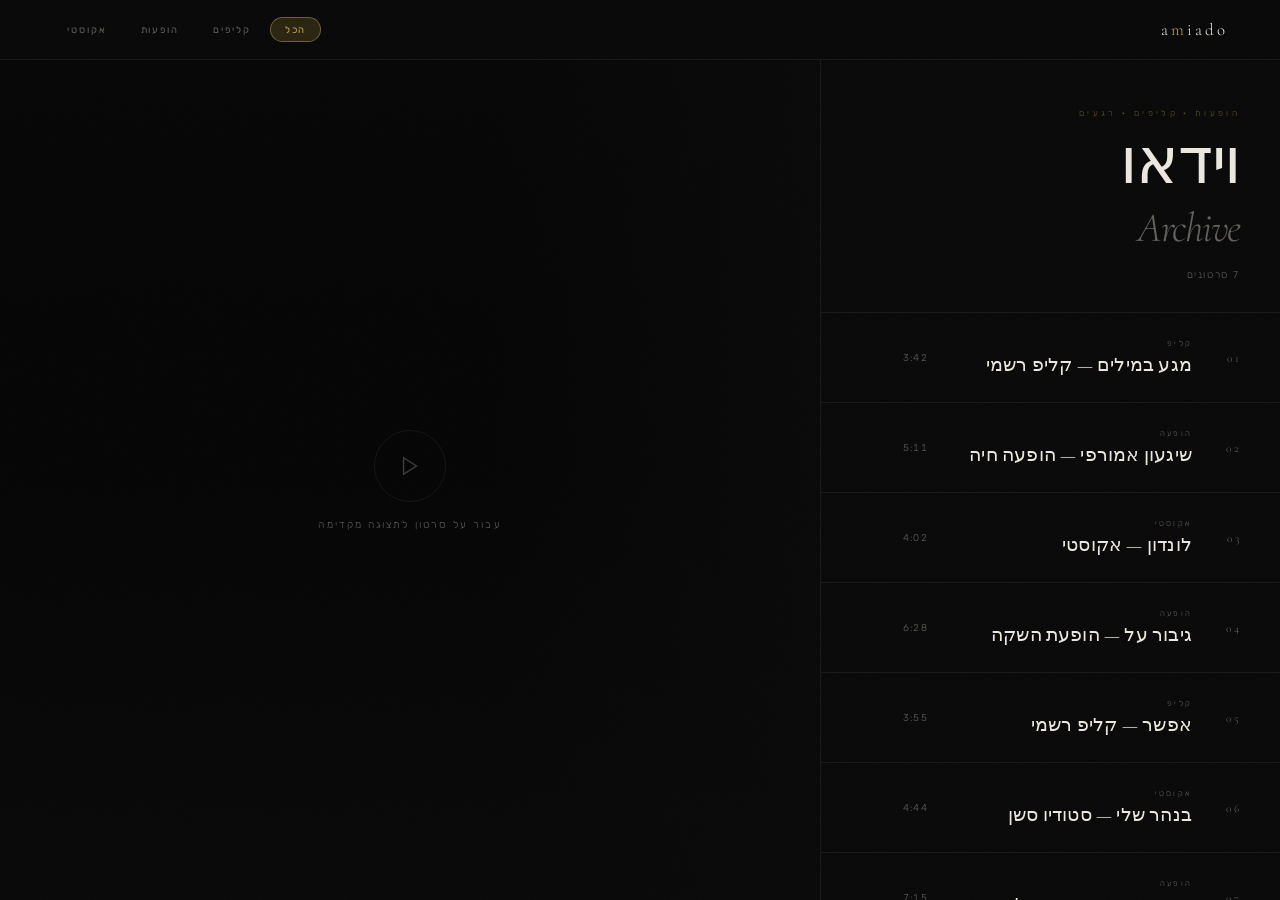
<file: video-preview.html>
<!DOCTYPE html>
<html lang="he" dir="rtl">
<head>
<meta charset="UTF-8">
<meta name="viewport" content="width=device-width, initial-scale=1.0">
<title>וידאו — Amiado</title>
<link rel="preconnect" href="https://fonts.googleapis.com">
<link rel="preconnect" href="https://fonts.gstatic.com" crossorigin>
<link href="https://fonts.googleapis.com/css2?family=Cormorant+Garamond:ital,wght@0,300;0,400;0,600;1,300;1,400&family=Rubik:wght@300;400;500&display=swap" rel="stylesheet">
<style>
*, *::before, *::after { margin: 0; padding: 0; box-sizing: border-box; }

:root {
  --gold: #c9a84c;
  --gold-glow: rgba(201,168,76,0.18);
  --gold-dim: rgba(201,168,76,0.45);
  --bg: #0a0a0a;
  --surface: #111;
  --text: #ece7de;
  --dim: rgba(236,231,222,0.4);
  --faint: rgba(236,231,222,0.08);
  --line: rgba(236,231,222,0.07);
}

html, body { height: 100%; }

body {
  background: var(--bg);
  color: var(--text);
  font-family: 'Rubik', sans-serif;
  font-weight: 300;
  overflow-x: hidden;
}

/* ════════════════════════════════
   GRAIN OVERLAY
════════════════════════════════ */
body::before {
  content: '';
  position: fixed;
  inset: 0;
  pointer-events: none;
  z-index: 9999;
  opacity: 0.028;
  background-image: url("data:image/svg+xml,%3Csvg viewBox='0 0 512 512' xmlns='http://www.w3.org/2000/svg'%3E%3Cfilter id='n'%3E%3CfeTurbulence type='fractalNoise' baseFrequency='0.75' numOctaves='4' stitchTiles='stitch'/%3E%3C/filter%3E%3Crect width='100%25' height='100%25' filter='url(%23n)'/%3E%3C/svg%3E");
  background-size: 220px 220px;
  mix-blend-mode: overlay;
}

/* ════════════════════════════════
   TOP NAV STRIP
════════════════════════════════ */
.top-bar {
  position: fixed;
  top: 0; left: 0; right: 0;
  z-index: 100;
  padding: 0 52px;
  height: 60px;
  display: flex;
  align-items: center;
  justify-content: space-between;
  border-bottom: 1px solid var(--line);
  background: rgba(10,10,10,0.88);
  backdrop-filter: blur(20px);
  -webkit-backdrop-filter: blur(20px);
}

.top-bar-brand {
  font-family: 'Cormorant Garamond', serif;
  font-size: 1.05rem;
  font-weight: 300;
  letter-spacing: 0.18em;
  color: var(--text);
  text-decoration: none;
}

.top-bar-brand span { color: var(--gold); }

.filter-row {
  display: flex;
  gap: 4px;
}

.fp {
  font-size: 0.6rem;
  letter-spacing: 0.2em;
  text-transform: uppercase;
  padding: 6px 14px;
  border-radius: 40px;
  border: 1px solid transparent;
  background: transparent;
  color: var(--dim);
  cursor: pointer;
  font-family: 'Rubik', sans-serif;
  transition: border-color 0.2s, color 0.2s, background 0.2s;
}

.fp:hover { color: var(--text); border-color: var(--faint); }
.fp.active { border-color: var(--gold-dim); color: var(--gold); background: var(--gold-glow); }

/* ════════════════════════════════
   SPLIT LAYOUT
════════════════════════════════ */
.layout {
  display: grid;
  grid-template-columns: 460px 1fr;
  height: 100vh;
  padding-top: 60px;
}

/* ── LEFT PANEL: playlist ── */
.panel-list {
  border-left: 1px solid var(--line);
  display: flex;
  flex-direction: column;
  overflow-y: auto;
  scrollbar-width: none;
}

.panel-list::-webkit-scrollbar { display: none; }

.panel-header {
  padding: 48px 40px 32px;
  border-bottom: 1px solid var(--line);
  flex-shrink: 0;
}

.panel-header-eyebrow {
  font-size: 0.55rem;
  letter-spacing: 0.38em;
  text-transform: uppercase;
  color: var(--gold-dim);
  margin-bottom: 16px;
}

.panel-header-title {
  font-family: 'Cormorant Garamond', serif;
  font-size: clamp(3.2rem, 5vw, 4.8rem);
  font-weight: 300;
  line-height: 0.9;
  letter-spacing: -0.02em;
}

.panel-header-title em {
  font-style: italic;
  color: var(--dim);
  font-size: 0.65em;
}

.panel-header-count {
  margin-top: 20px;
  font-size: 0.62rem;
  letter-spacing: 0.16em;
  color: var(--dim);
}

/* ── video rows ── */
.vrow {
  display: flex;
  align-items: center;
  gap: 0;
  padding: 0 40px;
  min-height: 90px;
  border-bottom: 1px solid var(--line);
  cursor: pointer;
  position: relative;
  transition: background 0.2s;
}

.vrow::after {
  content: '';
  position: absolute;
  right: 0; top: 0; bottom: 0;
  width: 2px;
  background: var(--gold);
  transform: scaleY(0);
  transform-origin: bottom;
  transition: transform 0.3s cubic-bezier(0.16,1,0.3,1);
}

.vrow:hover, .vrow.active {
  background: rgba(201,168,76,0.04);
}

.vrow.active::after, .vrow:hover::after {
  transform: scaleY(1);
}

.vrow-num {
  font-family: 'Cormorant Garamond', serif;
  font-size: 0.72rem;
  font-weight: 300;
  color: var(--dim);
  letter-spacing: 0.12em;
  width: 32px;
  flex-shrink: 0;
}

.vrow.active .vrow-num {
  color: var(--gold);
}

.vrow-info {
  flex: 1;
  padding: 0 16px;
}

.vrow-cat {
  font-size: 0.5rem;
  letter-spacing: 0.28em;
  text-transform: uppercase;
  color: var(--dim);
  margin-bottom: 6px;
  transition: color 0.2s;
}

.vrow:hover .vrow-cat, .vrow.active .vrow-cat {
  color: var(--gold-dim);
}

.vrow-title {
  font-family: 'Cormorant Garamond', serif;
  font-size: 1.2rem;
  font-weight: 400;
  line-height: 1.2;
  letter-spacing: 0.01em;
  color: var(--text);
}

.vrow-dur {
  font-size: 0.62rem;
  letter-spacing: 0.12em;
  color: var(--dim);
  flex-shrink: 0;
  font-variant-numeric: tabular-nums;
}

.vrow-play-icon {
  width: 30px;
  height: 30px;
  border-radius: 50%;
  border: 1px solid var(--line);
  display: flex;
  align-items: center;
  justify-content: center;
  margin-right: 0;
  margin-left: 12px;
  flex-shrink: 0;
  opacity: 0;
  transition: opacity 0.2s, border-color 0.2s;
}

.vrow:hover .vrow-play-icon {
  opacity: 1;
  border-color: var(--gold-dim);
}

/* ── RIGHT PANEL: preview ── */
.panel-preview {
  position: relative;
  overflow: hidden;
  background: #060606;
}

.preview-bg {
  position: absolute;
  inset: 0;
  transition: opacity 0.6s ease;
}

.preview-bg img {
  width: 100%;
  height: 100%;
  object-fit: cover;
  display: block;
  transition: transform 8s ease;
  transform-origin: center;
}

.preview-bg.entering img { transform: scale(1.06); }
.preview-bg.active img { transform: scale(1); }

/* gradient overlays */
.preview-grad-1 {
  position: absolute;
  inset: 0;
  background: linear-gradient(to bottom, rgba(10,10,10,0.3) 0%, rgba(10,10,10,0.0) 30%, rgba(10,10,10,0.0) 50%, rgba(10,10,10,0.85) 100%);
  z-index: 1;
}

.preview-grad-2 {
  position: absolute;
  inset: 0;
  background: linear-gradient(to right, rgba(10,10,10,0.0) 60%, rgba(10,10,10,0.95) 100%);
  z-index: 1;
}

/* content */
.preview-content {
  position: absolute;
  inset: 0;
  z-index: 2;
  display: flex;
  flex-direction: column;
  justify-content: flex-end;
  padding: 48px 52px;
}

.preview-badge {
  display: inline-flex;
  align-items: center;
  gap: 8px;
  margin-bottom: 18px;
  opacity: 0;
  transform: translateY(8px);
  transition: opacity 0.45s 0.1s, transform 0.45s 0.1s cubic-bezier(0.16,1,0.3,1);
}

.preview-badge-dot {
  width: 5px; height: 5px;
  border-radius: 50%;
  background: var(--gold);
}

.preview-badge-text {
  font-size: 0.56rem;
  letter-spacing: 0.3em;
  text-transform: uppercase;
  color: var(--gold);
}

.preview-title {
  font-family: 'Cormorant Garamond', serif;
  font-size: clamp(2rem, 3.2vw, 3.4rem);
  font-weight: 300;
  line-height: 1.1;
  letter-spacing: -0.01em;
  color: var(--text);
  margin-bottom: 32px;
  max-width: 480px;
  opacity: 0;
  transform: translateY(12px);
  transition: opacity 0.5s 0.18s, transform 0.5s 0.18s cubic-bezier(0.16,1,0.3,1);
}

.preview-play-btn {
  width: 64px;
  height: 64px;
  border-radius: 50%;
  border: 1.5px solid rgba(255,255,255,0.6);
  background: rgba(255,255,255,0.07);
  backdrop-filter: blur(12px);
  -webkit-backdrop-filter: blur(12px);
  display: flex;
  align-items: center;
  justify-content: center;
  cursor: pointer;
  transition: border-color 0.3s, background 0.3s, transform 0.4s cubic-bezier(0.34,1.56,0.64,1);
  opacity: 0;
  transform: scale(0.7);
  transition: opacity 0.45s 0.25s, transform 0.45s 0.25s cubic-bezier(0.34,1.56,0.64,1), border-color 0.3s, background 0.3s;
  flex-shrink: 0;
  border-color: rgba(255,255,255,0.6);
}

.preview-play-btn:hover {
  border-color: var(--gold);
  background: rgba(201,168,76,0.18);
}

/* active state → show all */
.panel-preview.loaded .preview-badge,
.panel-preview.loaded .preview-title,
.panel-preview.loaded .preview-play-btn {
  opacity: 1;
  transform: translateY(0) scale(1);
}

/* placeholder / no selection */
.preview-placeholder {
  position: absolute;
  inset: 0;
  z-index: 3;
  display: flex;
  flex-direction: column;
  align-items: center;
  justify-content: center;
  gap: 16px;
  opacity: 1;
  transition: opacity 0.5s;
}

.preview-placeholder.hidden { opacity: 0; pointer-events: none; }

.preview-placeholder-icon {
  width: 72px; height: 72px;
  border-radius: 50%;
  border: 1px solid var(--line);
  display: flex;
  align-items: center;
  justify-content: center;
}

.preview-placeholder-text {
  font-size: 0.65rem;
  letter-spacing: 0.2em;
  text-transform: uppercase;
  color: var(--dim);
}

/* gradient bg for categories when no thumbnail loads */
.preview-bg[data-cat="clip"]     { background: radial-gradient(ellipse at 40% 60%, #1c0505 0%, #0a0a0a 70%); }
.preview-bg[data-cat="live"]     { background: radial-gradient(ellipse at 40% 60%, #041010 0%, #0a0a0a 70%); }
.preview-bg[data-cat="acoustic"] { background: radial-gradient(ellipse at 40% 60%, #100d03 0%, #0a0a0a 70%); }

/* ── inline player ── */
.inline-player {
  position: absolute;
  inset: 0;
  z-index: 10;
  background: #000;
  display: flex;
  flex-direction: column;
  justify-content: center;
  padding: 0;
  opacity: 0;
  pointer-events: none;
  transition: opacity 0.4s ease;
}

.inline-player.visible {
  opacity: 1;
  pointer-events: auto;
}

.inline-ratio {
  position: relative;
  width: 100%;
  padding-top: 56.25%;
  flex-shrink: 0;
}

.inline-ratio iframe {
  position: absolute;
  inset: 0;
  width: 100%;
  height: 100%;
  border: 0;
}

.inline-meta {
  padding: 16px 28px;
  font-family: 'Cormorant Garamond', serif;
  font-size: 1.1rem;
  font-weight: 300;
  color: rgba(236,231,222,0.6);
  letter-spacing: 0.02em;
}

.inline-close {
  position: absolute;
  top: 16px;
  left: 16px;
  z-index: 11;
  width: 34px; height: 34px;
  border-radius: 50%;
  border: 1px solid rgba(255,255,255,0.15);
  background: rgba(0,0,0,0.6);
  backdrop-filter: blur(8px);
  color: rgba(255,255,255,0.7);
  cursor: pointer;
  display: flex;
  align-items: center;
  justify-content: center;
  transition: border-color 0.2s, color 0.2s;
}

.inline-close:hover { border-color: var(--gold); color: var(--gold); }

/* ── filtered out ── */
.vrow.out { display: none; }

/* ════════════════════════════════
   LIGHTBOX
════════════════════════════════ */
.lb {
  display: none; position: fixed; inset: 0; z-index: 500;
  align-items: center; justify-content: center;
  background: rgba(0,0,0,0);
  transition: background 0.4s;
}
.lb.open { display: flex; }
.lb.vis  { background: rgba(0,0,0,0.95); }

.lb-inner {
  width: min(860px, calc(100vw - 32px));
  opacity: 0;
  transform: scale(0.96) translateY(20px);
  transition: opacity 0.4s 0.08s, transform 0.4s 0.08s cubic-bezier(0.16,1,0.3,1);
}
.lb.vis .lb-inner { opacity: 1; transform: scale(1) translateY(0); }

.lb-ratio {
  position: relative; padding-top: 56.25%;
  background: #000; border-radius: 3px; overflow: hidden;
}
.lb-ratio iframe { position: absolute; inset: 0; width: 100%; height: 100%; border: 0; }

.lb-bar {
  display: flex; align-items: center; justify-content: space-between;
  padding: 14px 2px 0; gap: 16px;
}

.lb-title {
  font-family: 'Cormorant Garamond', serif;
  font-size: 1.4rem; font-weight: 300; color: var(--text);
}

.lb-close {
  width: 32px; height: 32px; border-radius: 50%;
  border: 1px solid var(--line); background: transparent;
  color: var(--dim); cursor: pointer;
  display: flex; align-items: center; justify-content: center;
  font-size: 0.9rem;
  transition: border-color 0.2s, color 0.2s;
}
.lb-close:hover { border-color: var(--gold); color: var(--gold); }

/* ════════════════════════════════
   ENTRANCE ANIMATION
════════════════════════════════ */
.top-bar   { animation: fadeDown 0.7s 0.05s cubic-bezier(0.16,1,0.3,1) both; }
.panel-list { animation: fadeIn 0.8s 0.15s both; }
.panel-preview { animation: fadeIn 0.9s 0.2s both; }

@keyframes fadeDown {
  from { opacity: 0; transform: translateY(-10px); }
  to   { opacity: 1; transform: none; }
}
@keyframes fadeIn {
  from { opacity: 0; }
  to   { opacity: 1; }
}

/* ════════════════════════════════
   RESPONSIVE
════════════════════════════════ */
@media (max-width: 920px) {
  .layout { grid-template-columns: 1fr; height: auto; }
  .panel-preview { height: 56vw; min-height: 260px; position: relative; }
  .panel-list { overflow: visible; }
  .top-bar { padding: 0 20px; }
  .panel-header { padding: 32px 24px 24px; }
  .vrow { padding: 0 24px; }
  .preview-content { padding: 28px 28px; }
}
</style>
</head>
<body>

<!-- ── Top bar ── -->
<nav class="top-bar">
  <a class="top-bar-brand" href="#">a<span>m</span>iado</a>
  <div class="filter-row" id="filters">
    <button class="fp active" data-f="all">הכל</button>
    <button class="fp" data-f="clip">קליפים</button>
    <button class="fp" data-f="live">הופעות</button>
    <button class="fp" data-f="acoustic">אקוסטי</button>
  </div>
</nav>

<!-- ── Layout ── -->
<div class="layout">

  <!-- LEFT: playlist panel -->
  <aside class="panel-list" id="panelList">
    <div class="panel-header">
      <div class="panel-header-eyebrow">הופעות · קליפים · רגעים</div>
      <h1 class="panel-header-title">וידאו<br><em>Archive</em></h1>
      <div class="panel-header-count" id="countLabel">7 סרטונים</div>
    </div>
    <div id="vlist"></div>
  </aside>

  <!-- RIGHT: preview panel -->
  <section class="panel-preview" id="panelPreview">

    <!-- Background layers (swapped on hover) -->
    <div class="preview-bg" id="prevBgA"></div>
    <div class="preview-bg" id="prevBgB" style="opacity:0"></div>

    <div class="preview-grad-1"></div>
    <div class="preview-grad-2"></div>

    <!-- Placeholder -->
    <div class="preview-placeholder" id="placeholder">
      <div class="preview-placeholder-icon">
        <svg width="22" height="22" viewBox="0 0 24 24" fill="none" stroke="rgba(236,231,222,0.25)" stroke-width="1.5" stroke-linecap="round"><polygon points="5 3 19 12 5 21 5 3"/></svg>
      </div>
      <span class="preview-placeholder-text">עבור על סרטון לתצוגה מקדימה</span>
    </div>

    <!-- Content overlay -->
    <div class="preview-content" id="prevContent">
      <div class="preview-badge" id="prevBadge">
        <div class="preview-badge-dot"></div>
        <span class="preview-badge-text" id="prevCat"></span>
      </div>
      <div class="preview-title" id="prevTitle"></div>
      <button class="preview-play-btn" id="prevPlayBtn" aria-label="נגן">
        <svg width="20" height="20" viewBox="0 0 24 24" fill="white"><path d="M8 5v14l11-7z"/></svg>
      </button>
    </div>

    <!-- Inline video player (shown when play is clicked) -->
    <div class="inline-player" id="inlinePlayer">
      <button class="inline-close" id="inlineClose" title="סגור">
        <svg width="14" height="14" viewBox="0 0 14 14" fill="none" stroke="currentColor" stroke-width="1.8" stroke-linecap="round">
          <line x1="1" y1="1" x2="13" y2="13"/><line x1="13" y1="1" x2="1" y2="13"/>
        </svg>
      </button>
      <div class="inline-ratio">
        <iframe id="inlineFrame" src="" allow="accelerometer; autoplay; clipboard-write; encrypted-media; gyroscope; picture-in-picture; web-share" referrerpolicy="strict-origin-when-cross-origin" allowfullscreen></iframe>
      </div>
      <div class="inline-meta" id="inlineMeta"></div>
    </div>

  </section>
</div>

<!-- ── Lightbox ── -->
<div class="lb" id="lb">
  <div class="lb-inner">
    <div class="lb-ratio">
      <iframe id="lbFrame" src="" allow="autoplay; fullscreen; picture-in-picture" allowfullscreen></iframe>
    </div>
    <div class="lb-bar">
      <span class="lb-title" id="lbTitle"></span>
      <button class="lb-close" id="lbClose">✕</button>
    </div>
  </div>
</div>

<script>
const VIDEOS = [
  { id:'v1', title:'מגע במילים — קליפ רשמי',     cat:'clip',     dur:'3:42', yt:'pt9Kn-5nIws' },
  { id:'v2', title:'שיגעון אמורפי — הופעה חיה',   cat:'live',     dur:'5:11', yt:'dQw4w9WgXcQ' },
  { id:'v3', title:'לונדון — אקוסטי',              cat:'acoustic', dur:'4:02', yt:'dQw4w9WgXcQ' },
  { id:'v4', title:'גיבור על — הופעת השקה',         cat:'live',     dur:'6:28', yt:'dQw4w9WgXcQ' },
  { id:'v5', title:'אפשר — קליפ רשמי',             cat:'clip',     dur:'3:55', yt:'dQw4w9WgXcQ' },
  { id:'v6', title:'בנהר שלי — סטודיו סשן',        cat:'acoustic', dur:'4:44', yt:'dQw4w9WgXcQ' },
  { id:'v7', title:'מקום בטוח — פסטיבל',            cat:'live',     dur:'7:15', yt:'dQw4w9WgXcQ' },
];

const CAT_HE = { clip:'קליפ', live:'הופעה', acoustic:'אקוסטי' };
const thumb  = yt => `https://img.youtube.com/vi/${yt}/maxresdefault.jpg`;

// Two bg layers for crossfade
const bgA = document.getElementById('prevBgA');
const bgB = document.getElementById('prevBgB');
let activeLayer = 'A';
let currentVideo = null;
let hoverTimeout;

const placeholder = document.getElementById('placeholder');
const panelPreview = document.getElementById('panelPreview');
const prevBadge = document.getElementById('prevBadge');
const prevCat   = document.getElementById('prevCat');
const prevTitle = document.getElementById('prevTitle');
const prevPlayBtn = document.getElementById('prevPlayBtn');

// Build list
const vlist = document.getElementById('vlist');
VIDEOS.forEach((v, i) => {
  const row = document.createElement('div');
  row.className = 'vrow';
  row.dataset.cat = v.cat;
  row.dataset.id  = v.id;
  row.innerHTML = `
    <span class="vrow-num">${String(i+1).padStart(2,'0')}</span>
    <div class="vrow-info">
      <div class="vrow-cat">${CAT_HE[v.cat]}</div>
      <div class="vrow-title">${v.title}</div>
    </div>
    <span class="vrow-dur">${v.dur}</span>
    <div class="vrow-play-icon">
      <svg width="10" height="10" viewBox="0 0 12 12" fill="rgba(236,231,222,0.7)"><path d="M2 1v10l9-5z"/></svg>
    </div>`;

  row.addEventListener('mouseenter', () => {
    clearTimeout(hoverTimeout);
    hoverTimeout = setTimeout(() => previewVideo(v, row), 80);
  });

  row.addEventListener('mouseleave', () => clearTimeout(hoverTimeout));

  row.addEventListener('click', () => {
    previewVideo(v, row);
    setTimeout(() => playInline(v), 120);
  });
  vlist.appendChild(row);
});

/* ── crossfade preview ── */
function previewVideo(v, rowEl) {
  if (currentVideo?.id === v.id) return;
  currentVideo = v;

  // active row highlight
  document.querySelectorAll('.vrow').forEach(r => r.classList.remove('active'));
  rowEl.classList.add('active');

  // hide placeholder
  placeholder.classList.add('hidden');

  // load new thumbnail into inactive layer
  const inLayer  = activeLayer === 'A' ? bgB : bgA;
  const outLayer = activeLayer === 'A' ? bgA : bgB;

  inLayer.dataset.cat = v.cat;
  inLayer.innerHTML   = `<img src="${thumb(v.yt)}" alt="" onerror="this.style.display='none'">`;
  inLayer.style.opacity = '0';

  // trigger crossfade
  requestAnimationFrame(() => {
    inLayer.style.transition  = 'opacity 0.7s ease';
    outLayer.style.transition = 'opacity 0.7s ease';
    inLayer.style.opacity     = '1';
    outLayer.style.opacity    = '0';
  });

  activeLayer = activeLayer === 'A' ? 'B' : 'A';

  // update text
  panelPreview.classList.remove('loaded');
  prevCat.textContent   = CAT_HE[v.cat];
  prevTitle.textContent = v.title;
  prevPlayBtn.dataset.id = v.id;

  requestAnimationFrame(() => {
    panelPreview.classList.add('loaded');
  });
}

const inlinePlayer = document.getElementById('inlinePlayer');
const inlineFrame  = document.getElementById('inlineFrame');
const inlineMeta   = document.getElementById('inlineMeta');
const inlineClose  = document.getElementById('inlineClose');

function playInline(v) {
  inlineFrame.src = `https://www.youtube.com/embed/${v.yt}?autoplay=1&rel=0`;
  inlineMeta.textContent = v.title;
  inlinePlayer.classList.add('visible');
}

function closeInline() {
  inlinePlayer.classList.remove('visible');
  inlineFrame.src = '';
}

inlineClose.addEventListener('click', closeInline);

prevPlayBtn.addEventListener('click', () => {
  if (currentVideo) playInline(currentVideo);
});

/* ── filter ── */
document.getElementById('filters').addEventListener('click', e => {
  const btn = e.target.closest('.fp');
  if (!btn) return;
  document.querySelectorAll('.fp').forEach(b => b.classList.remove('active'));
  btn.classList.add('active');

  const f = btn.dataset.f;
  let visible = 0;
  document.querySelectorAll('.vrow').forEach(row => {
    const show = f === 'all' || row.dataset.cat === f;
    row.classList.toggle('out', !show);
    if (show) visible++;
  });

  document.getElementById('countLabel').textContent = `${visible} סרטונים`;

  // reset preview if filtered out
  if (currentVideo && f !== 'all' && currentVideo.cat !== f) {
    currentVideo = null;
    panelPreview.classList.remove('loaded');
    placeholder.classList.remove('hidden');
    document.querySelectorAll('.vrow').forEach(r => r.classList.remove('active'));
  }
});

/* ── lightbox ── */
const lb      = document.getElementById('lb');
const lbFrame = document.getElementById('lbFrame');
const lbTitle = document.getElementById('lbTitle');

function openLB(v) {
  lbTitle.textContent = v.title;
  lbFrame.src = `https://www.youtube.com/embed/${v.yt}?autoplay=1`;
  lb.classList.add('open');
  document.body.style.overflow = 'hidden';
  requestAnimationFrame(() => requestAnimationFrame(() => lb.classList.add('vis')));
}

function closeLB() {
  lb.classList.remove('vis');
  lbFrame.src = '';
  setTimeout(() => { lb.classList.remove('open'); document.body.style.overflow = ''; }, 400);
}

document.getElementById('lbClose').addEventListener('click', closeLB);
lb.addEventListener('click', e => { if (e.target === lb) closeLB(); });
document.addEventListener('keydown', e => { if (e.key === 'Escape' && lb.classList.contains('vis')) closeLB(); });
</script>
</body>
</html>
</file>
<file: amiado/style.css>
/* ══════════════════════════════════════════
   amiado — design system
   dark editorial · gold accent · RTL Hebrew
══════════════════════════════════════════ */

:root {
  --bg:        #0d1117;
  --bg-mid:    #131824;
  --bg-card:   #161d2e;
  --bg-card-h: #1b2338;
  --gold:      #c9a84c;
  --gold-b:    #e4c87a;
  --gold-dim:  rgba(201,168,76,0.12);
  --gold-glow: rgba(201,168,76,0.08);
  --text:      #e8e3d8;
  --text-dim:  #8a8578;
  --text-mid:  #b8b3a8;
  --border:    rgba(201,168,76,0.18);
  --border-s:  rgba(201,168,76,0.08);
  --player-h:  72px;
  --nav-h:     64px;
  --font-he:   'Rubik', sans-serif;
  --font-en:   'Poppins', sans-serif;
  --font-d:    'Cormorant Garamond', serif;
  --ease:      cubic-bezier(0.25,0.46,0.45,0.94);
  --ease-out:  cubic-bezier(0.16,1,0.3,1);
}

*, *::before, *::after { box-sizing: border-box; margin: 0; padding: 0; }

html {
  font-size: 16px;
  scroll-behavior: smooth;
}

body {
  background: var(--bg);
  color: var(--text);
  font-family: var(--font-he);
  line-height: 1.7;
  min-height: 100vh;
  overflow-x: hidden;
  padding-bottom: calc(var(--player-h) + 16px);
}

/* ── Grain overlay ── */
.grain {
  position: fixed;
  inset: 0;
  pointer-events: none;
  z-index: 9998;
  opacity: 0.038;
  background-image: url("data:image/svg+xml,%3Csvg viewBox='0 0 256 256' xmlns='http://www.w3.org/2000/svg'%3E%3Cfilter id='n'%3E%3CfeTurbulence type='fractalNoise' baseFrequency='0.85' numOctaves='4' stitchTiles='stitch'/%3E%3C/filter%3E%3Crect width='100%25' height='100%25' filter='url(%23n)'/%3E%3C/svg%3E");
  background-size: 256px 256px;
}

/* ══════════════════════════════════════════
   NAVIGATION
══════════════════════════════════════════ */
#nav {
  position: fixed;
  top: 0; inset-inline-start: 0; inset-inline-end: 0;
  height: var(--nav-h);
  display: flex;
  align-items: center;
  justify-content: space-between;
  padding: 0 40px;
  background: linear-gradient(to bottom, rgba(13,17,23,0.98) 0%, rgba(13,17,23,0.85) 100%);
  backdrop-filter: blur(12px);
  border-bottom: 1px solid var(--border-s);
  z-index: 100;
}

.nav-logo {
  font-family: var(--font-d);
  font-size: 1.6rem;
  font-weight: 400;
  font-style: italic;
  color: var(--gold);
  text-decoration: none;
  letter-spacing: 0.04em;
  transition: opacity 0.2s;
}
.nav-logo:hover { opacity: 0.75; }
.nav-socials { display: flex; align-items: center; gap: 10px; margin-right: 16px; }
.nav-social-link { color: rgba(255,255,255,0.4); transition: color 0.2s; display: flex; }
.nav-social-link:hover { color: rgba(255,255,255,0.9); }
.nav-logo-img { height: 56px; width: auto; display: block; }

.nav-links {
  display: flex;
  gap: 32px;
  align-items: center;
}

.nav-link {
  font-size: 0.875rem;
  font-weight: 400;
  color: var(--text-mid);
  text-decoration: none;
  letter-spacing: 0.04em;
  transition: color 0.2s;
  position: relative;
}
.nav-link::after {
  content: '';
  position: absolute;
  bottom: -2px; inset-inline-start: 0; inset-inline-end: 0;
  height: 1px;
  background: var(--gold);
  transform: scaleX(0);
  transform-origin: start;
  transition: transform 0.25s var(--ease);
}
.nav-link:hover, .nav-link.active { color: var(--gold); }
.nav-link:hover::after, .nav-link.active::after { transform: scaleX(1); }

/* Nav dropdown */
.nav-dropdown {
  position: relative;
}
.nav-dropdown-trigger {
  background: none;
  border: none;
  cursor: pointer;
  padding: 0;
}
.nav-dropdown-menu {
  position: absolute;
  top: calc(100% + 10px);
  right: 0;
  background: var(--bg-card);
  border: 1px solid var(--border-s);
  border-radius: 8px;
  padding: 6px 0;
  min-width: 130px;
  opacity: 0;
  pointer-events: none;
  transform: translateY(-6px);
  transition: opacity 0.18s, transform 0.18s;
  z-index: 400;
  box-shadow: 0 8px 24px rgba(0,0,0,0.4);
}
.nav-dropdown.open .nav-dropdown-menu {
  opacity: 1;
  pointer-events: auto;
  transform: translateY(0);
}
.nav-dropdown-item {
  display: block;
  padding: 9px 16px;
  font-size: 0.82rem;
  color: var(--text-mid);
  text-decoration: none;
  letter-spacing: 0.04em;
  transition: color 0.15s, background 0.15s;
}
.nav-dropdown-item:hover { color: var(--gold); background: rgba(201,168,76,0.06); }

/* ══════════════════════════════════════════
   MAIN CONTENT
══════════════════════════════════════════ */
#app {
  padding-top: var(--nav-h);
  min-height: calc(100vh - var(--nav-h));
}

/* ── Page transitions ── */
.page-enter {
  animation: fadeUp 0.45s var(--ease-out) both;
}
@keyframes fadeUp {
  from { opacity: 0; transform: translateY(18px); }
  to   { opacity: 1; transform: translateY(0); }
}

/* ── Scroll reveal ── */
.scroll-reveal {
  opacity: 0;
  transform: translateY(22px);
  transition: opacity 0.55s var(--ease-out), transform 0.55s var(--ease-out);
}
.scroll-reveal.scroll-visible {
  opacity: 1;
  transform: translateY(0);
}
/* Lighter reveal for inline text elements */
.writing-page-body .scroll-reveal,
.writing-stanza.scroll-reveal {
  transform: translateY(12px);
  transition-duration: 0.45s;
}

/* ══════════════════════════════════════════
   HOME PAGE
══════════════════════════════════════════ */

/* Hero (legacy — kept for compatibility) */
.hero {
  padding: 80px 40px 64px;
  text-align: center;
  position: relative;
  overflow: hidden;
}

/* ══════════════════════════════════════════
   ENTRY SCREEN — full-bleed photo hero
══════════════════════════════════════════ */
.entry-screen {
  position: relative;
  height: 100vh;
  min-height: 600px;
  display: flex;
  align-items: center;
  justify-content: center;
  overflow: hidden;
}

/* Photo background */
.entry-bg {
  position: absolute;
  inset: 0;
  background-image: url('img2.jpg');
  background-size: cover;
  background-position: center 20%;
  filter: brightness(0.2) contrast(1.15) saturate(0.25);
  transform: scale(1.06);
  transition: transform 9s cubic-bezier(0.25, 0.46, 0.45, 0.94);
  will-change: transform;
}
.entry-bg.loaded { transform: scale(1); }

/* Layered vignette overlays */
.entry-screen::before {
  content: '';
  position: absolute;
  inset: 0;
  background:
    radial-gradient(ellipse 85% 75% at 50% 55%, transparent 25%, rgba(6,8,12,0.65) 80%),
    linear-gradient(to bottom, rgba(6,8,12,0.55) 0%, transparent 25%, transparent 72%, rgba(6,8,12,0.9) 100%);
  pointer-events: none;
  z-index: 1;
}

/* Gold haze at center */
.entry-screen::after {
  content: '';
  position: absolute;
  inset: 0;
  background: radial-gradient(ellipse 55% 45% at 50% 52%, rgba(201,168,76,0.05) 0%, transparent 70%);
  pointer-events: none;
  z-index: 1;
}

/* Corner frame decorations */
.entry-corner {
  position: absolute;
  width: 52px;
  height: 52px;
  z-index: 3;
  opacity: 0;
  transition: opacity 1.4s ease;
}
.entry-corner.vis { opacity: 0.45; }
.entry-corner--tl {
  top: 32px;
  inset-inline-end: 32px;
  border-top: 1px solid var(--gold);
  border-inline-end: 1px solid var(--gold);
}
.entry-corner--br {
  bottom: 32px;
  inset-inline-start: 32px;
  border-bottom: 1px solid var(--gold);
  border-inline-start: 1px solid var(--gold);
}

/* Content block */
.entry-content {
  position: relative;
  z-index: 2;
  text-align: center;
  display: flex;
  flex-direction: column;
  align-items: center;
  padding: 0 24px;
  margin-bottom: 100px;
}
.entry-hero-logo {
  width: 140px;
  height: auto;
  margin-bottom: 16px;
  opacity: 0;
  transform: translateY(-8px);
  transition: opacity 0.9s ease, transform 0.9s ease;
}
.entry-hero-logo.vis { opacity: 1; transform: translateY(0); }

.entry-eyebrow {
  font-family: var(--font-en);
  font-size: 0.58rem;
  letter-spacing: 0.38em;
  text-transform: uppercase;
  color: var(--gold);
  opacity: 0;
  transform: translateY(10px);
  transition: opacity 0.9s ease, transform 0.9s ease;
  margin-bottom: 20px;
}
.entry-eyebrow.vis { opacity: 0.65; transform: translateY(0); }

.entry-name {
  font-family: var(--font-d);
  font-size: clamp(3.2rem, 11vw, 8rem);
  font-weight: 300;
  line-height: 0.9;
  letter-spacing: 0.04em;
  background: linear-gradient(135deg, #ffffff 0%, #e8e3d8 30%, #c9a84c 65%, #e4c87a 100%);
  -webkit-background-clip: text;
  -webkit-text-fill-color: transparent;
  background-clip: text;
  opacity: 0;
  transform: translateY(22px);
  transition: opacity 1.3s ease, transform 1.3s ease;
}
.entry-name.vis { opacity: 1; transform: translateY(0); }
.entry-name em { font-style: italic; }

.entry-tagline {
  font-family: var(--font-d);
  font-size: clamp(1rem, 2.4vw, 1.55rem);
  font-style: italic;
  font-weight: 300;
  color: var(--text-mid);
  margin-top: 18px;
  opacity: 0;
  transform: translateY(10px);
  transition: opacity 1.1s ease, transform 1.1s ease;
  max-width: 500px;
  line-height: 1.85;
}
.entry-tagline.vis { opacity: 0.7; transform: translateY(0); }

.entry-divider {
  width: 0;
  height: 1px;
  background: linear-gradient(90deg, transparent, var(--gold), transparent);
  margin: 30px 0;
  opacity: 0;
  transition: width 1s ease, opacity 0.8s ease;
}
.entry-divider.vis { width: 72px; opacity: 0.5; }

.entry-socials {
  display: flex;
  gap: 16px;
  justify-content: center;
  margin-bottom: 28px;
  opacity: 0;
  transform: translateY(10px);
  transition: opacity 0.8s ease 0.4s, transform 0.8s ease 0.4s;
}
.entry-socials.vis { opacity: 1; transform: translateY(0); }
.entry-social-link {
  display: flex;
  align-items: center;
  gap: 8px;
  padding: 9px 18px;
  border: 1px solid rgba(255,255,255,0.15);
  border-radius: 24px;
  color: rgba(255,255,255,0.6);
  text-decoration: none;
  font-size: 0.78rem;
  letter-spacing: 0.06em;
  transition: border-color 0.25s, color 0.25s, background 0.25s;
}
.entry-social-link:hover { background: rgba(255,255,255,0.05); color: #fff; border-color: rgba(255,255,255,0.3); }
.entry-social-link--spotify:hover { border-color: #1db954; color: #1db954; }
.entry-social-link--youtube:hover { border-color: #ff0000; color: #ff0000; }

.entry-enter-btn {
  display: inline-flex;
  align-items: center;
  gap: 14px;
  padding: 15px 40px;
  border: 1px solid rgba(201,168,76,0.45);
  font-family: var(--font-en);
  font-size: 0.65rem;
  letter-spacing: 0.3em;
  text-transform: uppercase;
  color: var(--text-dim);
  background: transparent;
  cursor: pointer;
  opacity: 0;
  transform: translateY(10px);
  transition: opacity 0.9s ease, transform 0.9s ease, border-color 0.3s, color 0.3s, background 0.3s;
}
.entry-enter-btn.vis { opacity: 1; transform: translateY(0); }
.entry-enter-btn:hover {
  border-color: var(--gold);
  color: var(--gold);
  background: rgba(201,168,76,0.05);
}
.entry-enter-btn svg { transition: transform 0.3s ease; }
.entry-enter-btn:hover svg { transform: translateY(4px); }


/* Scroll line at bottom */
.entry-scroll {
  position: absolute;
  bottom: 34px;
  left: 50%;
  transform: translateX(-50%);
  z-index: 3;
  display: flex;
  flex-direction: column;
  align-items: center;
  gap: 10px;
  cursor: pointer;
  opacity: 0;
  transition: opacity 1.2s ease;
}
.entry-scroll.vis { opacity: 1; }
.entry-scroll-label {
  font-family: var(--font-en);
  font-size: 0.56rem;
  letter-spacing: 0.28em;
  text-transform: uppercase;
  color: var(--text-dim);
}
.entry-scroll-line {
  width: 1px;
  height: 48px;
  background: linear-gradient(to bottom, rgba(201,168,76,0.65), transparent);
  animation: scrollPulse 2.4s ease-in-out infinite;
}
@keyframes scrollPulse {
  0%, 100% { opacity: 0.3; transform: scaleY(0.6); transform-origin: top; }
  55% { opacity: 1; transform: scaleY(1); transform-origin: top; }
}

/* ── Social buttons ── */
.social-btn {
  display: inline-flex;
  align-items: center;
  gap: 8px;
  padding: 7px 18px;
  border: 1px solid var(--border);
  border-radius: 40px;
  font-family: var(--font-en);
  font-size: 0.75rem;
  font-weight: 400;
  letter-spacing: 0.06em;
  color: var(--text-mid);
  text-decoration: none;
  transition: all 0.22s var(--ease);
  background: transparent;
}
.social-btn:hover {
  border-color: var(--gold);
  color: var(--gold);
  background: var(--gold-glow);
}

/* Sparkle accents */
.sparkle {
  position: absolute;
  z-index: 3;
  opacity: 0;
  transition: opacity 0.8s ease;
  pointer-events: none;
}
.sparkle.vis { opacity: 1; }
.sparkle svg {
  animation: sparkleSpin 4.5s ease-in-out infinite;
  transform-origin: center;
}
.sparkle:nth-child(2) svg { animation-delay: -1.3s; animation-duration: 3.5s; }
.sparkle:nth-child(3) svg { animation-delay: -2.8s; animation-duration: 5.2s; }
@keyframes sparkleSpin {
  0%, 100% { transform: rotate(0deg) scale(1);    opacity: 0.5; }
  25%       { transform: rotate(18deg) scale(1.1); opacity: 0.9; }
  50%       { transform: rotate(0deg) scale(0.88); opacity: 0.55; }
  75%       { transform: rotate(-14deg) scale(1.04); opacity: 0.85; }
}

/* Divider */
.section-divider {
  display: flex;
  align-items: center;
  gap: 20px;
  padding: 0 40px;
  margin-bottom: 40px;
}
.section-divider::before,
.section-divider::after {
  content: '';
  flex: 1;
  height: 1px;
  background: var(--border-s);
}
.section-divider-text {
  font-family: var(--font-d);
  font-size: 1.1rem;
  font-style: italic;
  color: var(--text-dim);
  letter-spacing: 0.08em;
  white-space: nowrap;
}

/* ── Song of the Week ── */
.sotw-section {
  padding: 0 40px 0;
}
.sotw-row {
  display: grid;
  grid-template-columns: 1fr 1fr;
  gap: 16px;
}
.sotw-card {
  display: block;
  position: relative;
  border-radius: 12px;
  overflow: hidden;
  height: 220px;
  text-decoration: none;
  cursor: pointer;
}
.sotw-card:hover .sotw-cover img { transform: scale(1.04); }
.sotw-cover {
  position: absolute;
  inset: 0;
}
.sotw-cover img {
  width: 100%;
  height: 100%;
  object-fit: cover;
  transition: transform 0.6s ease;
  display: block;
}
.sotw-overlay {
  position: absolute;
  inset: 0;
  background: linear-gradient(to left, rgba(0,0,0,0.15) 0%, rgba(0,0,0,0.65) 55%, rgba(0,0,0,0.85) 100%);
}
.sotw-content {
  position: relative;
  z-index: 1;
  padding: 28px 32px;
  height: 100%;
  display: flex;
  flex-direction: column;
  justify-content: center;
  gap: 8px;
}
.sotw-label {
  font-family: var(--font-en);
  font-size: 0.58rem;
  letter-spacing: 0.22em;
  text-transform: uppercase;
  color: var(--gold);
  background: rgba(201,168,76,0.12);
  border: 1px solid rgba(201,168,76,0.3);
  padding: 4px 10px;
  border-radius: 20px;
  width: fit-content;
}
.sotw-title {
  font-family: var(--font-d);
  font-size: clamp(1.5rem, 3.5vw, 2.4rem);
  font-weight: 300;
  color: #fff;
  letter-spacing: -0.01em;
  line-height: 1.2;
}
.sotw-desc {
  font-size: 0.78rem;
  color: rgba(255,255,255,0.55);
  max-width: 480px;
  line-height: 1.6;
  display: -webkit-box;
  -webkit-line-clamp: 2;
  -webkit-box-orient: vertical;
  overflow: hidden;
}
.sotw-actions {
  display: flex;
  align-items: center;
  gap: 16px;
  margin-top: 4px;
}
.sotw-play-btn {
  display: flex;
  align-items: center;
  gap: 8px;
  background: var(--gold);
  color: #0d0d0d;
  border: none;
  border-radius: 6px;
  padding: 9px 18px;
  font-family: var(--font-en);
  font-size: 0.68rem;
  letter-spacing: 0.1em;
  cursor: pointer;
  font-weight: 500;
  transition: opacity 0.2s;
}
.sotw-play-btn:hover { opacity: 0.85; }
.sotw-link-hint {
  font-family: var(--font-en);
  font-size: 0.65rem;
  color: rgba(255,255,255,0.4);
  letter-spacing: 0.05em;
  transition: color 0.2s;
}
.sotw-card:hover .sotw-link-hint { color: rgba(255,255,255,0.7); }
.sotw-cover--plain {
  background: linear-gradient(135deg, #1a1208 0%, #2c1f0a 50%, #1a1208 100%);
}
.sotw-overlay--writing {
  background: linear-gradient(to left, rgba(0,0,0,0.1) 0%, rgba(0,0,0,0.6) 50%, rgba(0,0,0,0.82) 100%);
}

@media (max-width: 768px) {
  .sotw-section { padding: 0 20px; }
  .sotw-row { grid-template-columns: 1fr; }
  .sotw-card { height: 180px; }
  .sotw-content { padding: 20px; }
  .sotw-desc { display: none; }
}
@media (max-width: 480px) {
  .sotw-section { padding: 0 12px; }
}

/* ── Songs chapter ── */
.songs-chapter-heading {
  padding: 80px 40px 0;
  max-width: 900px;
  margin: 0 auto;
}
.songs-chapter-label-row {
  display: flex;
  align-items: center;
  justify-content: space-between;
  gap: 16px;
}
.songs-chapter-label {
  font-family: var(--font-en);
  font-size: 0.72rem;
  letter-spacing: 0.34em;
  text-transform: uppercase;
  color: var(--gold);
  opacity: 0.65;
}
.songs-tabs {
  display: flex;
  gap: 4px;
  align-items: center;
}
.songs-tab {
  font-family: var(--font-he);
  font-size: 0.82rem;
  font-weight: 400;
  padding: 7px 18px;
  border-radius: 20px;
  border: 1px solid rgba(201,168,76,0.2);
  background: transparent;
  color: var(--text-dim);
  cursor: pointer;
  transition: border-color 0.2s, color 0.2s, background 0.2s;
  white-space: nowrap;
}
.songs-tab:hover {
  border-color: rgba(201,168,76,0.5);
  color: var(--text);
}
.songs-tab.active {
  background: rgba(201,168,76,0.12);
  border-color: var(--gold);
  color: var(--gold);
}
.songs-empty-state {
  display: flex;
  flex-direction: column;
  align-items: center;
  gap: 12px;
  padding: 64px 24px;
  color: var(--text-dim);
  opacity: 0.5;
}
.songs-empty-title {
  font-family: var(--font-he);
  font-size: 1.1rem;
  color: var(--text);
}
.songs-empty-sub {
  font-family: var(--font-he);
  font-size: 0.82rem;
}
.songs-chapter-controls {
  display: flex;
  align-items: center;
  gap: 8px;
  flex-shrink: 0;
}
.songs-view-btn {
  display: inline-flex;
  align-items: center;
  justify-content: center;
  width: 30px;
  height: 30px;
  border: 1px solid var(--border-s);
  border-radius: 6px;
  background: transparent;
  color: var(--text-dim);
  cursor: pointer;
  transition: color 0.2s, border-color 0.2s, background 0.2s;
}
.songs-view-btn:hover { color: var(--gold-b); border-color: var(--gold-b); }
.songs-view-btn.active { color: var(--gold); border-color: var(--gold); background: rgba(201,168,76,0.08); }

/* Songs search */
.songs-search-wrap {
  max-width: 900px;
  margin: 0 auto;
  padding: 20px 40px 0;
  display: flex;
  align-items: center;
  gap: 12px;
}
.songs-search-input {
  flex: 1;
  background: rgba(255,255,255,0.04);
  border: 1px solid rgba(255,255,255,0.1);
  border-radius: 6px;
  padding: 10px 16px;
  color: var(--text);
  font-family: var(--font-he);
  font-size: 0.85rem;
  outline: none;
  transition: border-color 0.2s;
  text-align: right;
}
.songs-search-input:focus { border-color: var(--gold); }
.songs-search-input::placeholder { color: rgba(255,255,255,0.3); }
.songs-search-count {
  color: rgba(255,255,255,0.35);
  font-size: 0.72rem;
  letter-spacing: 0.06em;
  white-space: nowrap;
}

/* Songs tracklist */
.songs-section {
  padding: 32px 40px 100px;
  max-width: 900px;
  margin: 0 auto;
}

.songs-tracklist {
  list-style: none;
}

/* Songs grid view */
.songs-grid {
  display: grid;
  grid-template-columns: repeat(3, 1fr);
  gap: 8px;
}

/* Magazine layout — first card is full-width featured */
.songs-grid .song-grid-card:first-child {
  grid-column: 1 / -1;
  height: 420px;
}
.songs-grid .song-grid-card:first-child .song-grid-card-panel {
  transform: translateY(0);
  background: linear-gradient(to top, rgba(0,0,0,0.95) 50%, transparent 100%);
  padding: 32px 24px 24px;
}
.songs-grid .song-grid-card:first-child .song-grid-card-panel-title {
  font-size: 1.5rem;
  font-family: var(--font-serif);
  font-weight: 300;
  white-space: normal;
  line-height: 1.3;
}
.songs-grid .song-grid-card:first-child .song-grid-card-panel-excerpt {
  font-size: 0.82rem;
  -webkit-line-clamp: 2;
  display: -webkit-box;
}

/* Card — same as fav-card */
.song-grid-card {
  position: relative;
  overflow: hidden;
  height: 320px;
  cursor: pointer;
  background: var(--bg-card);
  border-radius: 10px;
}
.song-grid-card-cover {
  position: absolute;
  inset: 0;
  overflow: hidden;
}
.song-grid-card-img-link {
  display: block;
  width: 100%;
  height: 100%;
}
.song-grid-card-cover img,
.song-grid-card-cover svg {
  width: 100%;
  height: 100%;
  object-fit: cover;
  display: block;
  filter: contrast(1.1) brightness(0.82) saturate(0.4);
  transition: transform 0.6s cubic-bezier(0.25,0.46,0.45,0.94), filter 0.4s;
  transform: scale(1.04);
}
.song-grid-card:hover .song-grid-card-cover img,
.song-grid-card:hover .song-grid-card-cover svg {
  transform: scale(1.08);
  filter: brightness(0.65) saturate(0.5);
}

/* Panel — slides up, at rest shows title strip (peek 52px like fav-card) */
.song-grid-card-panel {
  position: absolute;
  bottom: 0;
  inset-inline-start: 0;
  inset-inline-end: 0;
  padding: 20px 16px 16px;
  background: linear-gradient(to top, rgba(0,0,0,0.92) 70%, transparent 100%);
  transform: translateY(calc(100% - 52px));
  transition: transform 0.38s cubic-bezier(0.33,1,0.68,1);
  z-index: 3;
}
.song-grid-card:hover .song-grid-card-panel { transform: translateY(0); }

/* Top row: title + action buttons */
.song-grid-card-panel-top {
  display: flex;
  align-items: center;
  justify-content: space-between;
  gap: 10px;
  margin-bottom: 10px;
  height: 36px;
}
.song-grid-card-panel-btns {
  display: flex;
  align-items: center;
  gap: 8px;
  flex-shrink: 0;
}
.song-grid-card-panel-title {
  font-family: var(--font-he);
  font-size: 1rem;
  font-weight: 500;
  color: #fff;
  text-shadow: 0 1px 4px rgba(0,0,0,0.8);
  white-space: nowrap;
  overflow: hidden;
  text-overflow: ellipsis;
}

/* Excerpt */
.song-grid-card-panel-excerpt {
  font-family: var(--font-he);
  font-size: 0.74rem;
  line-height: 1.55;
  color: rgba(255,255,255,0.72);
  margin: 0;
  display: -webkit-box;
  -webkit-line-clamp: 3;
  -webkit-box-orient: vertical;
  overflow: hidden;
}

/* Play button — gold circle like fav-card-play */
.song-grid-play-btn {
  flex-shrink: 0;
  width: 36px;
  height: 36px;
  border-radius: 50%;
  background: var(--gold);
  border: 1px solid var(--gold);
  color: #000;
  cursor: pointer;
  display: flex;
  align-items: center;
  justify-content: center;
  transition: transform 0.2s, background 0.2s;
  padding: 0;
}
.song-grid-play-btn:hover { background: var(--gold-b); transform: scale(1.1); }

/* Add button — subtle outline, smaller than play */
.song-grid-add-btn {
  display: inline-flex;
  align-items: center;
  justify-content: center;
  width: 28px;
  height: 28px;
  flex-shrink: 0;
  border-radius: 50%;
  border: 1px solid rgba(232,227,216,0.35);
  background: rgba(13,17,23,0.45);
  color: rgba(232,227,216,0.7);
  cursor: pointer;
  padding: 0;
  backdrop-filter: blur(4px);
  transition: border-color 0.2s, color 0.2s;
}
.song-grid-add-btn:hover { border-color: var(--gold); color: var(--gold); }

/* Fav button — top-left like fav-card-heart, gold */
.song-grid-fav-btn {
  position: absolute;
  top: 10px;
  inset-inline-start: 10px;
  z-index: 5;
  width: 36px;
  height: 36px;
  border-radius: 50%;
  border: none;
  background: rgba(0,0,0,0.35);
  color: rgba(232,227,216,0.5);
  display: flex;
  align-items: center;
  justify-content: center;
  cursor: pointer;
  opacity: 0;
  transition: opacity 0.2s, color 0.2s, background 0.2s, transform 0.15s;
  padding: 0;
}
.song-grid-card:hover .song-grid-fav-btn { opacity: 1; }
/* Override .track-fav-btn.active which sets color: #e05a6a */
.song-grid-fav-btn.active { opacity: 1; color: var(--gold) !important; border-color: transparent !important; }
.song-grid-fav-btn:hover { background: rgba(201,168,76,0.18); color: var(--gold-b) !important; transform: scale(1.1); }

/* Below-cover info row */
.song-grid-card-info {
  display: flex;
  align-items: baseline;
  gap: 6px;
  margin-top: 8px;
  padding: 0 2px;
}
.song-grid-card-num {
  font-family: var(--font-en);
  font-size: 0.6rem;
  letter-spacing: 0.1em;
  color: var(--gold);
  opacity: 0.55;
  flex-shrink: 0;
}
.song-grid-card-title {
  font-size: 0.78rem;
  color: var(--text-dim);
  text-decoration: none;
  white-space: nowrap;
  overflow: hidden;
  text-overflow: ellipsis;
  transition: color 0.2s;
}
.song-grid-card:hover .song-grid-card-title { color: var(--gold-b); }

.track-cover {
  flex-shrink: 0;
  width: 54px;
  height: 54px;
  border-radius: 8px;
  overflow: hidden;
  display: block;
  align-self: center;
}
.track-cover img,
.track-cover svg {
  width: 100%;
  height: 100%;
  object-fit: cover;
  display: block;
  filter: brightness(0.88) saturate(0.7);
  transition: filter 0.3s;
}
.track-item:hover .track-cover img,
.track-item:hover .track-cover svg {
  filter: brightness(1) saturate(1);
}

.track-item {
  display: flex;
  align-items: flex-start;
  gap: 24px;
  padding: 22px 0;
  border-bottom: 1px solid rgba(201,168,76,0.07);
  transition: border-color 0.2s;
  position: relative;
  cursor: pointer;
}
.track-item::before {
  content: '';
  position: absolute;
  inset-inline-start: -24px;
  inset-inline-end: -24px;
  top: 0; bottom: 0;
  background: linear-gradient(to inline-end, rgba(201,168,76,0.04), transparent);
  opacity: 0;
  transition: opacity 0.22s;
  pointer-events: none;
}
.track-item:hover::before { opacity: 1; }
.track-item:hover { border-bottom-color: rgba(201,168,76,0.2); }
/* Lyric preview line */
.track-lyric-preview {
  display: block;
  font-family: var(--font-d);
  font-size: 0.88rem;
  font-style: italic;
  color: var(--text-dim);
  margin-top: 5px;
  opacity: 0.45;
  transition: opacity 0.25s ease;
  white-space: nowrap;
  overflow: hidden;
  text-overflow: ellipsis;
  max-width: 420px;
}
.track-item:hover .track-lyric-preview { opacity: 0.8; }

.track-num {
  font-family: var(--font-d);
  font-size: clamp(1.6rem, 3vw, 2.4rem);
  font-weight: 300;
  color: var(--gold);
  letter-spacing: -0.02em;
  flex-shrink: 0;
  width: 52px;
  text-align: center;
  opacity: 0.2;
  line-height: 1;
  padding-top: 4px;
  transition: opacity 0.2s;
}
.track-item:hover .track-num { opacity: 0.6; }

.track-title-link {
  flex: 1;
  display: flex;
  flex-direction: column;
  gap: 0;
  text-decoration: none;
  min-width: 0;
}
.track-title-row {
  display: flex;
  align-items: baseline;
  gap: 12px;
  min-width: 0;
}

.track-title {
  font-family: var(--font-d);
  font-size: clamp(1.2rem, 2.6vw, 1.65rem);
  font-weight: 300;
  color: var(--text);
  transition: color 0.2s;
  white-space: nowrap;
  overflow: hidden;
  text-overflow: ellipsis;
}
.track-item:hover .track-title { color: var(--gold-b); }

.track-badges {
  display: flex;
  gap: 6px;
  flex-shrink: 0;
}

.track-badge {
  font-family: var(--font-en);
  font-size: 0.62rem;
  letter-spacing: 0.06em;
  padding: 2px 7px;
  border-radius: 3px;
  border: 1px solid;
}
.track-badge--spotify {
  color: #1db954;
  border-color: rgba(29,185,84,0.3);
  background: rgba(29,185,84,0.08);
}
.track-badge--yt {
  color: #ff4444;
  border-color: rgba(255,68,68,0.3);
  background: rgba(255,68,68,0.08);
}
.track-badge--suno {
  color: var(--gold);
  border-color: var(--border);
  background: var(--gold-glow);
}

.track-actions {
  display: flex;
  align-items: center;
  gap: 8px;
  flex-shrink: 0;
  opacity: 0;
  transition: opacity 0.18s;
}
.track-item:hover .track-actions { opacity: 1; }

.track-play-btn,
.track-open-btn {
  width: 30px; height: 30px;
  border-radius: 50%;
  display: flex;
  align-items: center;
  justify-content: center;
  border: 1px solid var(--border);
  background: none;
  cursor: pointer;
  transition: all 0.18s;
  text-decoration: none;
}
.track-play-btn { background: var(--gold-dim); color: var(--gold); }
.track-play-btn svg { fill: currentColor; margin-inline-start: 1px; }
.track-play-btn:hover { background: rgba(201,168,76,0.25); border-color: var(--gold); }
.track-open-btn { color: var(--text-dim); }
.track-open-btn:hover { color: var(--gold); border-color: var(--gold); }
.track-share-btn { background: none; }

/* Fav + Add buttons */
.track-fav-btn,
.track-add-btn {
  width: 30px; height: 30px;
  border-radius: 50%;
  display: flex; align-items: center; justify-content: center;
  border: 1px solid var(--border-s);
  background: transparent;
  cursor: pointer;
  color: var(--text-dim);
  transition: all 0.18s;
  padding: 0;
}
.track-fav-btn:hover { color: #e05a6a; border-color: #e05a6a; }
.track-fav-btn.active { color: #e05a6a; border-color: #e05a6a; }
.track-add-btn:hover { color: var(--gold); border-color: var(--gold); }

/* Playlist dropdown */
.pl-dropdown {
  position: absolute;
  z-index: 9999;
  background: #1a1f28;
  border: 1px solid var(--border);
  border-radius: 6px;
  min-width: 200px;
  padding: 10px 0;
  box-shadow: 0 8px 32px rgba(0,0,0,0.5);
  direction: rtl;
}
.pl-dropdown-title {
  font-size: 0.7rem;
  letter-spacing: 0.12em;
  color: var(--text-dim);
  padding: 4px 14px 8px;
  border-bottom: 1px solid var(--border-s);
  margin-bottom: 4px;
}
.pl-dropdown-item {
  display: flex;
  align-items: center;
  gap: 10px;
  padding: 7px 14px;
  cursor: pointer;
  font-size: 0.85rem;
  color: var(--text-main);
  transition: background 0.15s;
}
.pl-dropdown-item:hover { background: rgba(255,255,255,0.04); }
.pl-dropdown-item input[type=checkbox] { accent-color: var(--gold); cursor: pointer; }
.pl-dropdown-new { padding: 8px 14px 4px; border-top: 1px solid var(--border-s); margin-top: 4px; }
.pl-dropdown-newbtn {
  background: none; border: none;
  color: var(--gold); font-size: 0.82rem;
  cursor: pointer; padding: 2px 0;
}
.pl-dropdown-newbtn:hover { opacity: 0.8; }
.pl-dropdown-inputs { display: flex; gap: 6px; margin-top: 6px; }
.pl-dropdown-input {
  flex: 1; background: var(--bg-card);
  border: 1px solid var(--border);
  color: var(--text-main); border-radius: 4px;
  padding: 5px 8px; font-size: 0.82rem;
}
.pl-dropdown-input:focus { outline: none; border-color: var(--gold); }
.pl-dropdown-save {
  background: var(--gold-dim); border: 1px solid var(--gold);
  color: var(--gold); border-radius: 4px;
  padding: 5px 10px; font-size: 0.78rem;
  cursor: pointer; white-space: nowrap;
}
.pl-dropdown-save:hover { background: rgba(201,168,76,0.25); }

/* ── Suno iframe embed ── */
.suno-embed-wrap {
  background: var(--bg-card);
  border: 1px solid var(--border-s);
  border-radius: 8px;
  padding: 16px;
  margin-bottom: 24px;
}
.suno-iframe {
  display: block;
  width: 100%;
  border-radius: 6px;
  margin-top: 10px;
  min-height: 152px;
}

.suno-placeholder {
  margin-top: 10px;
  height: 80px;
  border: 1px dashed var(--border);
  border-radius: 6px;
  display: flex;
  align-items: center;
  justify-content: center;
  gap: 10px;
  color: var(--text-dim);
  font-size: 0.85rem;
}
.suno-placeholder svg { fill: var(--text-dim); flex-shrink: 0; }
.suno-placeholder strong { color: var(--gold); }

/* ── YouTube embed ── */
.yt-embed-wrap {
  background: var(--bg-card);
  border: 1px solid var(--border-s);
  border-radius: 8px;
  padding: 16px;
  margin-bottom: 24px;
}
.yt-thumbnail-link {
  display: block; margin-top: 10px; border-radius: 6px;
  overflow: hidden; position: relative; text-decoration: none;
}
.yt-thumbnail-link img {
  display: block; width: 100%; aspect-ratio: 16/9;
  object-fit: cover; border-radius: 6px;
  transition: opacity 0.2s;
}
.yt-thumbnail-link:hover img { opacity: 0.85; }
.yt-thumbnail-play {
  position: absolute; inset: 0;
  display: flex; align-items: center; justify-content: center;
  background: rgba(0,0,0,0.25);
  transition: background 0.2s;
}
.yt-thumbnail-link:hover .yt-thumbnail-play { background: rgba(0,0,0,0.4); }
.yt-thumbnail-play svg { filter: drop-shadow(0 2px 6px rgba(0,0,0,0.6)); }

/* ══════════════════════════════════════════
   SONG DETAIL PAGE
══════════════════════════════════════════ */
.song-page {
  max-width: none;
  margin: 0;
  padding: 0;
}
/* ── Cover badge (inline in song title) ── */
.cover-badge-inline {
  display: inline-flex;
  align-items: center;
  justify-content: center;
  font-size: 0.65rem;
  color: var(--gold);
  opacity: 0.8;
  margin-right: 4px;
  vertical-align: middle;
}
/* ── Cover hero badge (on song page) ── */
.cover-hero-badge {
  display: inline-flex;
  align-items: center;
  gap: 6px;
  font-size: 0.7rem;
  letter-spacing: 0.08em;
  color: var(--gold);
  opacity: 0.85;
  margin-bottom: 4px;
  font-family: var(--font-en);
}
.cover-hero-badge svg { fill: var(--gold); flex-shrink: 0; }

/* ── Cover credits section (replaces analysis) ── */
.cover-credits-section {
  max-width: 1100px;
  margin: 0 auto 48px;
  padding: 0 48px;
}
.cover-credits-card {
  display: flex;
  align-items: center;
  gap: 24px;
  background: var(--bg-card);
  border: 1px solid rgba(201,168,76,0.2);
  border-radius: 12px;
  padding: 28px 32px;
}
.cover-credits-icon { color: var(--gold); opacity: 0.6; flex-shrink: 0; }
.cover-credits-icon svg { display: block; }
.cover-credits-label {
  font-size: 0.7rem;
  letter-spacing: 0.1em;
  color: var(--gold);
  text-transform: uppercase;
  margin-bottom: 6px;
  font-family: var(--font-en);
}
.cover-credits-artist {
  font-family: var(--font-serif);
  font-size: 1.4rem;
  font-weight: 300;
  color: var(--text);
  margin-bottom: 4px;
}
.cover-credits-detail {
  font-size: 0.82rem;
  color: var(--text-dim);
  font-family: var(--font-he);
}

/* LTR override for English songs */
.song-page.lang-en .lyrics-line,
.song-page.lang-en .lyrics-section-label,
.song-page.lang-en .lyrics-title,
.song-page.lang-en .analysis-card-text,
.song-page.lang-en .song-hero-title,
.song-page.lang-en .song-number,
.song-page.lang-en .song-hero-bottom,
.song-page.lang-en .song-credits,
.song-page.lang-en .analysis-heading {
  direction: ltr;
  text-align: left;
}
.song-page.lang-en .song-hero-nav-btn[data-nav="prev"] svg { transform: scaleX(-1); }
.song-page.lang-en .song-hero-nav-btn[data-nav="next"] svg { transform: scaleX(-1); }
.song-page.lang-en .song-mobile-nav-arrow[data-nav="prev"] svg { transform: scaleX(-1); }
.song-page.lang-en .song-mobile-nav-arrow[data-nav="next"] svg { transform: scaleX(-1); }
.song-content {
  max-width: 1100px;
  margin: 0 auto;
  padding: 52px 40px 80px;
}

/* Song hero — full-width */
.song-hero {
  position: relative;
  width: 100%;
  height: 65vh;
  min-height: 380px;
  max-height: 640px;
  overflow: hidden;
  border-radius: 12px;
}
.song-hero-cover {
  position: absolute;
  inset: 0;
  overflow: hidden;
}
.song-hero-cover img,
.song-hero-cover svg {
  width: 100%;
  height: 100%;
  display: block;
  object-fit: cover;
  animation: song-ken-burns 8s ease-in-out infinite alternate;
  transform-origin: center center;
}
@keyframes song-ken-burns {
  from { transform: scale(1.0); }
  to   { transform: scale(1.12); }
}
/* hidden on desktop, shown inside mobile media query */
.song-hero-mobile-actions { display: none; }
.shma-btn { display: none; }
.song-hero-top-mobile { display: none; }
.song-mobile-back-btn { display: none; }
.song-mobile-search-btn { display: none; }
.song-mobile-nav-row { display: none; }
.song-mobile-search-overlay { display: none; }

.song-hero-overlay {
  position: absolute;
  inset: 0;
  background: linear-gradient(
    to bottom,
    rgba(13,17,23,0.15) 0%,
    rgba(13,17,23,0)    20%,
    rgba(13,17,23,0.6)  65%,
    rgba(13,17,23,0.97) 100%
  );
}
.song-hero-meta {
  position: absolute;
  inset: 0;
  display: flex;
  flex-direction: column;
  justify-content: space-between;
  padding: 20px 40px 44px;
}
.song-hero-top {
  display: flex;
  justify-content: space-between;
  align-items: flex-start;
}
.song-hero-top .breadcrumb { margin-bottom: 0; }
.song-hero-top .bc-link { color: rgba(232,227,216,0.5); }
.song-hero-top .bc-link:hover { color: var(--gold); }
.song-hero-top .bc-sep { color: rgba(232,227,216,0.25); }
.song-hero-top .bc-current { color: rgba(232,227,216,0.35); }
.song-hero-nav,
.writing-hero-nav {
  display: flex;
  gap: 8px;
  flex-shrink: 0;
  margin-bottom: 12px;
}
.writing-nav-btn {
  display: inline-flex;
  align-items: center;
  gap: 7px;
  padding: 7px 16px;
  border: 1px solid rgba(232,227,216,0.2);
  border-radius: 20px;
  font-family: var(--font-he);
  font-size: 0.78rem;
  color: rgba(232,227,216,0.65);
  text-decoration: none;
  transition: border-color 0.2s, color 0.2s, background 0.2s;
  backdrop-filter: blur(6px);
  background: rgba(13,17,23,0.25);
}
.writing-nav-btn:hover {
  border-color: var(--gold);
  color: var(--gold);
  background: rgba(201,168,76,0.1);
}
.song-hero-nav-btn {
  display: inline-flex;
  align-items: center;
  gap: 7px;
  padding: 7px 16px;
  border: 1px solid rgba(232,227,216,0.2);
  border-radius: 20px;
  font-family: var(--font-he);
  font-size: 0.78rem;
  color: rgba(232,227,216,0.65);
  text-decoration: none;
  transition: border-color 0.2s, color 0.2s, background 0.2s;
  backdrop-filter: blur(6px);
  background: rgba(13,17,23,0.25);
}
.song-hero-nav-btn:hover {
  border-color: var(--gold);
  color: var(--gold);
  background: rgba(201,168,76,0.1);
}
.song-hero-bottom {
  display: flex;
  flex-direction: column;
  gap: 8px;
}
.song-hero-title {
  font-family: var(--font-d);
  font-size: clamp(2.4rem, 5.5vw, 5rem);
  font-weight: 300;
  font-style: italic;
  color: var(--text);
  line-height: 1.1;
  letter-spacing: -0.01em;
}

.song-header-info {
  flex: 1;
  display: flex;
  flex-direction: column;
  justify-content: center;
  gap: 12px;
}

.song-number {
  font-family: var(--font-en);
  font-size: 0.7rem;
  letter-spacing: 0.22em;
  color: var(--gold);
  text-transform: uppercase;
}

.song-title-lg {
  font-family: var(--font-d);
  font-size: clamp(2.4rem, 5vw, 3.8rem);
  font-weight: 300;
  line-height: 1.1;
  color: var(--text);
  letter-spacing: -0.01em;
}

.song-header-actions {
  display: flex;
  gap: 12px;
  align-items: center;
  margin-top: 8px;
}

.btn-play-song {
  display: inline-flex;
  align-items: center;
  gap: 10px;
  padding: 10px 24px;
  background: var(--gold);
  color: #0d1117;
  border: none;
  border-radius: 40px;
  font-family: var(--font-he);
  font-size: 0.875rem;
  font-weight: 500;
  cursor: pointer;
  transition: all 0.22s var(--ease);
  text-decoration: none;
}
.btn-play-song:hover {
  background: var(--gold-b);
  transform: translateY(-1px);
  box-shadow: 0 4px 20px rgba(201,168,76,0.35);
}

.btn-share-song {
  display: inline-flex;
  align-items: center;
  gap: 8px;
  padding: 10px 20px;
  background: transparent;
  border: 1px solid rgba(255,255,255,0.2);
  border-radius: 6px;
  color: rgba(255,255,255,0.75);
  font-family: var(--font-en);
  font-size: 0.68rem;
  letter-spacing: 0.1em;
  cursor: pointer;
  transition: border-color 0.2s, color 0.2s, background 0.2s;
  white-space: nowrap;
}
.btn-share-song:hover {
  border-color: var(--gold);
  color: var(--gold);
  background: rgba(201,168,76,0.08);
}
.btn-play-song svg { fill: #0d1117; }

/* ── Karaoke button ── */
.btn-karaoke-song {
  display: inline-flex;
  align-items: center;
  gap: 8px;
  padding: 10px 20px;
  background: transparent;
  border: 1px solid rgba(201,168,76,0.4);
  border-radius: 6px;
  color: var(--gold);
  font-family: var(--font-he);
  font-size: 0.875rem;
  cursor: pointer;
  transition: border-color 0.2s, background 0.2s, box-shadow 0.2s;
  white-space: nowrap;
}
.btn-karaoke-song:hover {
  border-color: var(--gold);
  background: rgba(201,168,76,0.1);
  box-shadow: 0 0 12px rgba(201,168,76,0.2);
}

/* ── Karaoke inline mode ── */
.lyrics-title-row {
  display: flex;
  align-items: center;
  justify-content: space-between;
  margin-bottom: 4px;
}
.karaoke-bar {
  display: flex;
  align-items: center;
  gap: 8px;
}
.karaoke-start-btn, .karaoke-stop-btn {
  display: inline-flex;
  align-items: center;
  gap: 6px;
  padding: 6px 14px;
  border-radius: 20px;
  font-family: var(--font-he);
  font-size: 0.78rem;
  cursor: pointer;
  transition: all 0.2s;
  white-space: nowrap;
}
.karaoke-start-btn {
  background: transparent;
  border: 1px solid rgba(201,168,76,0.45);
  color: var(--gold);
}
.karaoke-start-btn:hover {
  background: rgba(201,168,76,0.1);
  border-color: var(--gold);
}
.karaoke-stop-btn {
  background: rgba(201,168,76,0.15);
  border: 1px solid var(--gold);
  color: var(--gold);
}
.karaoke-stop-btn:hover {
  background: rgba(201,168,76,0.28);
}

/* Active line highlight */
.lyrics-col.karaoke-mode .lyrics-line {
  opacity: 0.35;
  transition: opacity 0.3s, color 0.3s;
}
.lyrics-col.karaoke-mode .lyrics-line.kl-active {
  opacity: 1;
  color: var(--gold);
  font-weight: 600;
}

/* ── Song body: lyrics + chords ── */
.song-body {
  display: grid;
  grid-template-columns: 1fr 280px;
  gap: 48px;
  margin-bottom: 64px;
  align-items: start;
}

/* Lyrics column */
.lyrics-col {}

.lyrics-title {
  font-family: var(--font-d);
  font-size: 1rem;
  font-style: italic;
  color: var(--text-dim);
  letter-spacing: 0.1em;
  margin-bottom: 32px;
  padding-bottom: 12px;
  border-bottom: 1px solid var(--border-s);
}

.lyrics-section {
  margin-bottom: 36px;
}

.lyrics-section-label {
  font-family: var(--font-en);
  font-size: 0.68rem;
  letter-spacing: 0.2em;
  text-transform: uppercase;
  color: var(--gold);
  margin-bottom: 12px;
  opacity: 0.8;
}

.lyrics-line {
  font-size: 1.1rem;
  font-weight: 300;
  line-height: 2;
  color: var(--text);
  display: block;
}

/* Sidebar (player embed + chords) */
.song-sidebar {
  position: sticky;
  top: calc(var(--nav-h) + 24px);
}

/* ── Audio source switcher ── */
.audio-switcher { margin-bottom: 24px; }
.ast-tabs {
  display: flex;
  gap: 6px;
  margin-bottom: 12px;
}
.ast-tab {
  display: flex;
  align-items: center;
  gap: 5px;
  padding: 7px 14px;
  border-radius: 20px;
  border: 1px solid rgba(201,168,76,0.2);
  background: none;
  color: var(--text-dim);
  font-family: var(--font-he);
  font-size: 0.78rem;
  cursor: pointer;
  transition: all 0.2s;
}
.ast-tab:hover { border-color: rgba(201,168,76,0.5); color: var(--text); }
.ast-tab.active {
  background: rgba(201,168,76,0.12);
  border-color: var(--gold);
  color: var(--gold);
}
.ast-panel.ast-hidden { display: none; }
.ast-panel .sidebar-player { margin-bottom: 0; }
.ast-panel .suno-embed-wrap { margin-bottom: 0; }

.sidebar-player {
  background: var(--bg-card);
  border: 1px solid var(--border-s);
  border-radius: 8px;
  padding: 20px;
  margin-bottom: 24px;
}
.sidebar-coming-soon {
  background: var(--bg-card);
  border: 1px solid var(--border-s);
  border-radius: 8px;
  padding: 28px 20px;
  margin-bottom: 24px;
  display: flex;
  flex-direction: column;
  align-items: center;
  gap: 10px;
  color: var(--text-dim);
  opacity: 0.7;
}
.coming-soon-text {
  font-family: var(--font-he);
  font-size: 0.95rem;
  color: var(--text);
}
.coming-soon-sub {
  font-family: var(--font-en);
  font-size: 0.75rem;
  letter-spacing: 0.05em;
  color: var(--text-dim);
}

.sidebar-player-title {
  font-size: 0.8rem;
  color: var(--text-dim);
  font-family: var(--font-en);
  letter-spacing: 0.06em;
  margin-bottom: 14px;
}

.sidebar-play-btn {
  width: 100%;
  display: flex;
  align-items: center;
  justify-content: center;
  gap: 10px;
  padding: 12px;
  background: var(--gold-dim);
  border: 1px solid var(--border);
  border-radius: 6px;
  color: var(--gold);
  font-family: var(--font-he);
  font-size: 0.9rem;
  cursor: pointer;
  transition: all 0.22s var(--ease);
}
.sidebar-play-btn:hover {
  background: rgba(201,168,76,0.2);
  transform: translateY(-1px);
}
.sidebar-play-btn svg { fill: currentColor; }

/* Chords */
.chords-box {
  background: var(--bg-card);
  border: 1px solid var(--border-s);
  border-radius: 8px;
  padding: 16px 20px;
}
.chords-box summary { list-style: none; }
.chords-box summary::-webkit-details-marker { display: none; }
.chords-title {
  font-family: var(--font-en);
  font-size: 0.68rem;
  letter-spacing: 0.2em;
  text-transform: uppercase;
  color: var(--text-dim);
  cursor: pointer;
  user-select: none;
  margin-bottom: 0;
}
.chords-list {
  display: flex;
  flex-wrap: wrap;
  gap: 8px;
}
.chord-tag {
  padding: 4px 12px;
  background: var(--gold-dim);
  border: 1px solid var(--border);
  border-radius: 4px;
  font-family: var(--font-en);
  font-size: 0.85rem;
  color: var(--gold);
  font-weight: 500;
}
.chords-empty {
  font-size: 0.8rem;
  color: var(--text-dim);
  font-style: italic;
}
.chords-title {
  display: flex;
  align-items: center;
  gap: 10px;
  flex-wrap: wrap;
  margin-bottom: 0;
}
.chords-arrow {
  margin-inline-start: auto;
  font-size: 1rem;
  color: var(--gold);
  opacity: 0.6;
  transition: transform 0.2s;
}
.chords-box[open] .chords-arrow { transform: rotate(180deg); }
.chords-meta {
  font-size: 0.72rem;
  color: var(--text-dim);
  font-family: var(--font-en);
  letter-spacing: 0.05em;
}
.chords-sections {
  display: flex;
  flex-direction: column;
  gap: 10px;
  margin-top: 14px;
}
.chords-section-row {
  display: flex;
  flex-direction: column;
  gap: 6px;
}
.chords-section-label {
  font-size: 0.7rem;
  color: var(--text-dim);
  font-family: var(--font-he);
}

/* ── Analysis section ── */
.analysis-section {
  border-top: 1px solid var(--border-s);
  padding-top: 56px;
}

.analysis-heading {
  font-family: var(--font-d);
  font-size: 1.9rem;
  font-weight: 300;
  font-style: italic;
  color: var(--text);
  margin-bottom: 40px;
  display: flex;
  align-items: center;
  gap: 16px;
}
.analysis-heading::after {
  content: '';
  flex: 1;
  height: 1px;
  background: var(--border-s);
}

.analysis-grid {
  display: grid;
  grid-template-columns: repeat(2, 1fr);
  gap: 24px;
}

.analysis-card {
  background: var(--bg-card);
  border: 1px solid var(--border-s);
  border-radius: 8px;
  padding: 28px 30px;
  transition: border-color 0.22s;
}
.analysis-card:hover {
  border-color: var(--border);
}

.analysis-card-label {
  font-family: var(--font-en);
  font-size: 0.66rem;
  letter-spacing: 0.22em;
  text-transform: uppercase;
  color: var(--gold);
  margin-bottom: 14px;
  display: flex;
  align-items: center;
  gap: 10px;
}
.analysis-card-label::before {
  content: '';
  width: 18px;
  height: 1px;
  background: var(--gold);
  display: block;
  flex-shrink: 0;
}

.analysis-card-text {
  font-size: 0.9rem;
  line-height: 1.8;
  color: var(--text-mid);
  font-weight: 300;
}

/* ══════════════════════════════════════════
   BIOGRAPHY PAGE
══════════════════════════════════════════ */
.bio-page {
  max-width: 860px;
  margin: 0 auto;
  padding: 64px 40px 80px;
}

.bio-hero {
  display: flex;
  gap: 48px;
  align-items: flex-start;
  margin-bottom: 64px;
}

.bio-photo-main {
  width: 280px;
  flex-shrink: 0;
  aspect-ratio: 3/4;
  border-radius: 2px;
  overflow: hidden;
  border: none;
  background: var(--bg-card);
  display: flex;
  align-items: center;
  justify-content: center;
  color: var(--text-dim);
  font-size: 0.8rem;
  font-style: italic;
  box-shadow: 12px 12px 0 rgba(201,168,76,0.1), -2px -2px 0 rgba(201,168,76,0.05);
  position: relative;
}
/* subtle film treatment on photo */
.bio-photo-main img {
  position: absolute;
  inset: 0;
  width: 100%;
  height: 100%;
  object-fit: cover;
  display: block;
  filter: contrast(1.08) brightness(0.9) saturate(0.6);
  transition: filter 0.4s ease;
}
.bio-photo-main:hover img {
  filter: contrast(1.0) brightness(1.0) saturate(1);
}
/* gold top-left corner accent */
.bio-photo-main::before {
  content: '';
  position: absolute;
  top: -6px;
  inset-inline-end: -6px;
  width: 40px;
  height: 40px;
  border-top: 2px solid var(--gold);
  border-inline-end: 2px solid var(--gold);
  pointer-events: none;
  z-index: 2;
}

.bio-intro {
  flex: 1;
}

.bio-greeting {
  font-family: var(--font-en);
  font-size: 0.7rem;
  letter-spacing: 0.24em;
  text-transform: uppercase;
  color: var(--gold);
  margin-bottom: 16px;
}

.bio-name-lg {
  font-family: var(--font-d);
  font-size: clamp(2.8rem, 6vw, 4.5rem);
  font-weight: 300;
  font-style: italic;
  line-height: 0.95;
  color: var(--text);
  margin-bottom: 28px;
}

.bio-text {
  font-size: 0.95rem;
  line-height: 1.9;
  color: var(--text-mid);
  font-weight: 300;
}

.bio-text p + p { margin-top: 18px; }

/* Bio page entrance animation */
#bioGreeting, #bioName, #bioPhoto, #bioText {
  opacity: 0;
  transform: translateY(18px);
  transition: opacity 0.7s var(--ease-out), transform 0.7s var(--ease-out);
}
#bioPhoto {
  transform: translateY(12px);
  transition-duration: 0.85s;
}
#bioGreeting.vis, #bioName.vis, #bioPhoto.vis, #bioText.vis {
  opacity: 1;
  transform: translateY(0);
}

/* Photo strip */
/* Bio photo slider */
.bio-slider {
  position: relative;
  margin: 0 -40px 64px;
  height: 420px;
  overflow: hidden;
}
.bio-slide {
  position: absolute;
  inset: 0;
  opacity: 0;
  transition: opacity 1.2s ease;
}
.bio-slide--active { opacity: 1; }
.bio-slide img {
  width: 100%;
  height: 100%;
  object-fit: cover;
  display: block;
  filter: contrast(1.1) brightness(0.82) saturate(0.3);
  transform: scale(1.04);
  transition: transform 8s ease;
}
.bio-slide--active img { transform: scale(1); }
.bio-slider-dots {
  position: absolute;
  bottom: 16px;
  inset-inline-start: 0;
  inset-inline-end: 0;
  display: flex;
  justify-content: center;
  gap: 8px;
  z-index: 2;
}
.bio-dot {
  width: 6px;
  height: 6px;
  border-radius: 50%;
  background: rgba(201,168,76,0.35);
  border: none;
  cursor: pointer;
  transition: background 0.3s, transform 0.3s;
  padding: 0;
}
.bio-dot--active {
  background: var(--gold);
  transform: scale(1.4);
}

/* Desktop: 3-column photo strip */
.bio-photo-strip {
  display: grid;
  grid-template-columns: 1fr 1fr 1fr;
  gap: 12px;
  margin: 0 0 64px;
  align-items: stretch;
}
.bio-strip-item {
  position: relative;
  overflow: hidden;
  border-radius: 6px;
  height: 360px;
}
.bio-strip-item--main {
  height: 360px;
}
.bio-strip-item img {
  width: 100%;
  height: 100%;
  object-fit: cover;
  display: block;
  filter: contrast(1.08) brightness(0.8) saturate(0.35);
  transform: scale(1.05);
  transition: transform 0.7s var(--ease-out), filter 0.5s ease;
}
.bio-strip-item:hover img {
  transform: scale(1.0);
  filter: contrast(1.05) brightness(0.9) saturate(0.65);
}
.bio-strip-item::after {
  content: '';
  position: absolute;
  inset: 0;
  background: linear-gradient(to top, rgba(10,14,20,0.55) 0%, transparent 55%);
  pointer-events: none;
}

/* Desktop: show strip, hide slider */
.bio-strip-mobile { display: none; }
.bio-strip-desktop { display: grid; }

/* Selected lyric quotes (replaces gallery) */
.bio-quotes { margin-top: 16px; }
.bio-cta { text-align: center; padding: 64px 0 32px; }
.bio-cta-title {
  font-family: var(--font-d);
  font-size: clamp(1.4rem, 3vw, 2rem);
  font-style: italic;
  color: var(--text-main);
  margin-bottom: 16px;
}
.bio-cta-sub {
  font-family: var(--font-he);
  font-size: 0.95rem;
  color: var(--text-dim);
  line-height: 1.8;
  max-width: 480px;
  margin: 0 auto 40px;
}
.bio-quote-item {
  padding: 36px 0;
  border-top: 1px solid var(--border-s);
  position: relative;
}
.bio-quote-item:last-child { border-bottom: 1px solid var(--border-s); }
.bio-quote-mark {
  font-family: var(--font-d);
  font-size: 5rem;
  line-height: 0;
  color: var(--gold);
  opacity: 0.15;
  position: absolute;
  top: 44px;
  inset-inline-end: 0;
  font-style: italic;
}
.bio-quote-text {
  font-family: var(--font-d);
  font-size: clamp(1.2rem, 2.5vw, 1.7rem);
  font-weight: 300;
  font-style: italic;
  color: var(--text);
  line-height: 1.6;
  max-width: 580px;
  direction: rtl;
}
.bio-quote-source {
  display: inline-flex;
  align-items: center;
  gap: 12px;
  margin-top: 18px;
  font-family: var(--font-en);
  font-size: 0.68rem;
  letter-spacing: 0.2em;
  text-transform: uppercase;
  color: var(--gold);
  text-decoration: none;
  transition: opacity 0.2s;
}
.bio-quote-source::before {
  content: '';
  display: block;
  width: 24px;
  height: 1px;
  background: var(--gold);
}
.bio-quote-source:hover { opacity: 0.7; }

/* ══════════════════════════════════════════
   WRITINGS PAGE
══════════════════════════════════════════ */
.writings-page {
  max-width: 760px;
  margin: 0 auto;
  padding: 56px 40px 80px;
}
.writings-hero {
  margin-bottom: 48px;
}
.writings-eyebrow {
  font-family: var(--font-d);
  font-size: clamp(1.8rem, 4vw, 3rem);
  font-weight: 300;
  font-style: italic;
  line-height: 0.95;
  color: var(--gold);
  margin-bottom: 14px;
}
.writings-desc {
  font-size: 1rem;
  color: var(--text);
  font-weight: 300;
  line-height: 1.7;
  max-width: 460px;
  opacity: 0.85;
}
/* Writings card grid */
.wgrid {
  display: grid;
  grid-template-columns: repeat(2, 1fr);
  gap: 24px;
  padding: 0 0 80px;
}
.wcard {
  display: flex;
  flex-direction: column;
  background: var(--surface);
  border: 1px solid var(--border-s);
  border-radius: 10px;
  overflow: hidden;
  text-decoration: none;
  transition: border-color 0.22s, transform 0.22s;
  cursor: pointer;
}
.wcard:hover {
  border-color: var(--gold);
  transform: translateY(-3px);
}
.wcard-img {
  width: 100%;
  aspect-ratio: 16/9;
  overflow: hidden;
}
.wcard-img img {
  width: 100%; height: 100%;
  object-fit: cover;
  display: block;
}
.wcard-img--placeholder {
  background: linear-gradient(135deg, #1a1e26 0%, #232834 50%, #1c2230 100%);
  position: relative;
  overflow: hidden;
}
.wcard-img--placeholder .wcard-img-inner {
  position: absolute;
  inset: 0;
  background:
    repeating-linear-gradient(
      45deg,
      transparent,
      transparent 18px,
      rgba(201,168,76,0.04) 18px,
      rgba(201,168,76,0.04) 19px
    );
}
.wcard-body {
  padding: 20px 18px 16px;
  display: flex;
  flex-direction: column;
  gap: 6px;
  flex: 1;
}
.wcard-type {
  font-family: var(--font-en);
  font-size: 0.6rem;
  letter-spacing: 0.22em;
  text-transform: uppercase;
  color: var(--gold);
}
.wcard-title {
  font-family: var(--font-d);
  font-size: 1.2rem;
  font-weight: 300;
  font-style: italic;
  color: var(--text);
  line-height: 1.25;
  transition: color 0.18s;
}
.wcard:hover .wcard-title { color: var(--gold-b); }
.wcard-excerpt {
  font-size: 0.8rem;
  color: var(--text-dim);
  font-weight: 300;
  line-height: 1.6;
  display: -webkit-box;
  -webkit-line-clamp: 2;
  -webkit-box-orient: vertical;
  overflow: hidden;
  flex: 1;
}
.wcard-arrow {
  margin-top: 10px;
  color: var(--gold);
  opacity: 0.5;
  transition: opacity 0.18s;
  display: flex;
  justify-content: flex-end;
}
.wcard:hover .wcard-arrow { opacity: 1; }

/* Writing detail page — full-width hero */
.writing-hero {
  position: relative;
  width: 100%;
  height: 72vh;
  min-height: 400px;
  max-height: 680px;
  overflow: hidden;
}
.writing-hero-img {
  width: 100%;
  height: 100%;
  object-fit: cover;
  display: block;
}
.writing-hero--placeholder {
  background: linear-gradient(160deg, #1a1e26 0%, #232834 55%, #1c2230 100%);
}
.writing-hero-overlay {
  position: absolute;
  inset: 0;
  background: linear-gradient(
    to bottom,
    rgba(13,17,23,0.2) 0%,
    rgba(13,17,23,0)   20%,
    rgba(13,17,23,0.55) 65%,
    rgba(13,17,23,0.97) 100%
  );
}
.writing-hero-meta {
  position: absolute;
  bottom: 0;
  inset-inline-start: 0;
  inset-inline-end: 0;
  padding: 0 60px 52px;
}
.writing-hero-meta .breadcrumb { margin-bottom: 12px; }
.writing-hero-meta .bc-link { color: rgba(232,227,216,0.55); }
.writing-hero-meta .bc-link:hover { color: var(--gold); }
.writing-hero-meta .bc-sep { color: rgba(232,227,216,0.3); }
.writing-hero-meta .bc-current { color: rgba(232,227,216,0.4); }
.writing-hero-title {
  font-family: var(--font-d);
  font-size: clamp(2.4rem, 5.5vw, 5rem);
  font-weight: 300;
  font-style: italic;
  color: var(--text);
  line-height: 1.1;
  letter-spacing: -0.01em;
  margin-top: 6px;
}

/* Poem formatting */
.writing-poem { }
.writing-stanza {
  margin-bottom: 20px;
}
.writing-line {
  font-size: 1rem;
  font-weight: 300;
  line-height: 1.75;
  color: var(--text-mid);
}

/* Back link */
.back-link {
  display: inline-flex;
  align-items: center;
  gap: 8px;
  font-size: 0.75rem;
  letter-spacing: 0.1em;
  color: var(--text-dim);
  text-decoration: none;
  transition: color 0.18s;
}
.back-link:hover { color: var(--gold); }

.writings-list { border-top: 1px solid var(--border-s); }
.writing-item {
  display: block;
  padding: 28px 0;
  border-bottom: 1px solid var(--border-s);
  text-decoration: none;
  cursor: pointer;
  transition: background 0.18s;
  position: relative;
}
.writing-item::before {
  content: '';
  position: absolute;
  inset-inline-start: -20px;
  inset-inline-end: -20px;
  top: 0; bottom: 0;
  background: var(--gold-glow);
  opacity: 0;
  transition: opacity 0.18s;
  pointer-events: none;
}
.writing-item:hover::before { opacity: 1; }
.writing-item-type {
  font-family: var(--font-en);
  font-size: 0.62rem;
  letter-spacing: 0.2em;
  text-transform: uppercase;
  color: var(--gold);
  margin-bottom: 8px;
}
.writing-item-title {
  font-family: var(--font-d);
  font-size: 1.4rem;
  font-weight: 300;
  font-style: italic;
  color: var(--text);
  margin-bottom: 8px;
  transition: color 0.18s;
}
.writing-item:hover .writing-item-title { color: var(--gold-b); }
.writing-item-excerpt {
  font-size: 0.875rem;
  color: var(--text-dim);
  font-weight: 300;
  line-height: 1.6;
  max-width: 520px;
}
.writing-item-date {
  font-family: var(--font-en);
  font-size: 0.7rem;
  color: var(--text-dim);
  margin-top: 12px;
  letter-spacing: 0.04em;
}
.writings-empty {
  padding: 80px 0;
  text-align: center;
}
.writings-empty-label {
  font-family: var(--font-d);
  font-size: 1.4rem;
  font-style: italic;
  color: var(--text-dim);
  margin-bottom: 12px;
}
.writings-empty-sub {
  font-size: 0.85rem;
  color: var(--text-dim);
  opacity: 0.6;
}

/* Writing detail page */
.writing-page {
  max-width: none;
  margin: 0;
  padding: 0;
}
.writing-content {
  max-width: 680px;
  margin: 0 auto;
  padding: 52px 40px 80px;
}
.writing-page-type {
  font-family: var(--font-en);
  font-size: 0.68rem;
  letter-spacing: 0.24em;
  text-transform: uppercase;
  color: var(--gold);
  margin-bottom: 16px;
}
.writing-page-title {
  font-family: var(--font-d);
  font-size: clamp(2rem, 5vw, 3.5rem);
  font-weight: 300;
  font-style: italic;
  line-height: 1.1;
  color: var(--text);
  margin-bottom: 12px;
}
.writing-page-date {
  font-family: var(--font-en);
  font-size: 0.72rem;
  letter-spacing: 0.06em;
  color: var(--text-dim);
  margin-bottom: 48px;
  padding-bottom: 32px;
  border-bottom: 1px solid var(--border-s);
}
.writing-page-body {
  font-size: 1rem;
  font-weight: 300;
  line-height: 1.8;
  color: var(--text-mid);
}
.writing-page-body p + p { margin-top: 18px; }
.writing-page-body em { color: var(--gold); font-style: italic; }

/* Next writings gallery */
.wnext-section {
  margin-top: 80px;
  padding-top: 48px;
  border-top: 1px solid var(--border-s);
}
.wnext-heading {
  display: flex;
  align-items: center;
  justify-content: flex-end;
  gap: 16px;
  margin-bottom: 24px;
}
.wnext-label {
  font-family: var(--font-en);
  font-size: 0.65rem;
  letter-spacing: 0.22em;
  text-transform: uppercase;
  color: var(--gold);
}
.wnext-all-link {
  display: inline-flex;
  align-items: center;
  gap: 6px;
  font-size: 0.75rem;
  color: var(--text-dim);
  text-decoration: none;
  letter-spacing: 0.04em;
  border: 1px solid var(--border-s);
  border-radius: 20px;
  padding: 4px 12px;
  transition: color 0.2s, border-color 0.2s;
}
.wnext-all-link:hover { color: var(--gold); border-color: var(--gold); }
.wnext-row {
  display: grid;
  grid-template-columns: repeat(3, 1fr);
  gap: 20px;
}
.wnext-card {
  text-decoration: none;
  display: flex;
  flex-direction: column;
  gap: 10px;
  transition: transform 0.28s var(--ease-out), opacity 0.28s;
}
.wnext-card:hover { transform: translateY(-4px); opacity: 0.85; }
.wnext-card-img {
  width: 100%;
  aspect-ratio: 16/10;
  border-radius: 8px;
  overflow: hidden;
  border: 1px solid var(--border-s);
}
.wnext-card-title {
  font-family: var(--font-d);
  font-size: 0.85rem;
  font-weight: 300;
  font-style: italic;
  color: var(--text-mid);
  line-height: 1.3;
}

@media (max-width: 900px) {
  .writings-page { padding: 40px 20px 60px; }
  .writing-hero { height: 60vh; }
  .writing-hero-meta { padding: 0 28px 40px; }
  .writing-content { padding: 40px 24px 60px; }
  .wgrid { grid-template-columns: repeat(2, 1fr); gap: 16px; }
}
@media (max-width: 560px) {
  .wgrid { grid-template-columns: 1fr; gap: 14px; }
  .wcard-title { font-size: 1.1rem; }
}

/* ══════════════════════════════════════════
   AUDIO PLAYER (FIXED BOTTOM)
══════════════════════════════════════════ */
.player {
  position: fixed;
  bottom: 0; inset-inline-start: 0; inset-inline-end: 0;
  height: var(--player-h);
  background: rgba(13,17,23,0.97);
  backdrop-filter: blur(20px);
  border-top: 1px solid var(--border-s);
  z-index: 200;
  transition: transform 0.35s var(--ease-out);
}
.player.hidden { transform: translateY(100%); }

/* ══════════════════════════════════════════
   SITE FOOTER
══════════════════════════════════════════ */
.site-footer {
  border-top: 1px solid rgba(201,168,76,0.1);
  padding: 40px 0 32px;
  margin-bottom: calc(var(--player-h) + 8px);
}
.site-footer-inner {
  max-width: 900px;
  margin: 0 auto;
  padding: 0 40px;
  display: flex;
  align-items: center;
  gap: 32px;
  direction: rtl;
}
.site-footer-logo-icon { border-color: rgba(201,168,76,0.55) !important; background: rgba(201,168,76,0.07) !important; }
.site-footer-logo-icon:hover { border-color: var(--gold) !important; background: rgba(201,168,76,0.15) !important; box-shadow: 0 0 12px rgba(201,168,76,0.25) !important; }
.site-footer-logo-icon .site-footer-logo-img { height: 22px; width: 22px; object-fit: contain; display: block; filter: drop-shadow(0 0 5px rgba(201,168,76,0.55)); }
.site-footer-text {
  flex: 1;
  font-size: 0.72rem;
  color: var(--text-dim);
  line-height: 1.7;
}
.site-footer-text p { margin: 0; }
.site-footer-text strong { color: var(--text-mid); font-weight: 500; }
.site-footer-socials {
  display: flex;
  gap: 12px;
  flex-shrink: 0;
}
.site-footer-social {
  display: flex;
  align-items: center;
  justify-content: center;
  width: 36px;
  height: 36px;
  border-radius: 50%;
  border: 1px solid rgba(201,168,76,0.18);
  color: var(--text-dim);
  transition: all 0.2s;
}
.site-footer-social:hover {
  border-color: var(--gold);
  color: var(--gold);
  background: rgba(201,168,76,0.06);
}
@media (max-width: 600px) {
  .site-footer-inner { flex-direction: column; align-items: flex-end; gap: 16px; padding: 0 16px; }
  .site-footer-text { text-align: right; }
  .site-footer-socials { align-self: flex-end; }
}

.player-inner {
  height: 100%;
  max-width: 1200px;
  margin: 0 auto;
  padding: 0 32px;
  display: grid;
  grid-template-columns: 1fr auto 1fr;
  align-items: center;
  gap: 24px;
}

.player-info {
  display: flex;
  align-items: center;
  gap: 14px;
  min-width: 0;
}

.player-cover-sm {
  width: 42px; height: 42px;
  flex-shrink: 0;
  border-radius: 4px;
  overflow: hidden;
  background: var(--bg-card);
  border: 1px solid var(--border-s);
}
.player-cover-sm svg {
  width: 100%; height: 100%;
  display: block;
}

.player-meta {
  min-width: 0;
}

.player-title {
  font-size: 0.875rem;
  font-weight: 500;
  color: var(--text);
  white-space: nowrap;
  overflow: hidden;
  text-overflow: ellipsis;
}

.player-artist {
  font-family: var(--font-en);
  font-size: 0.72rem;
  color: var(--text-dim);
  letter-spacing: 0.05em;
}

.player-center {
  display: flex;
  flex-direction: column;
  align-items: center;
  gap: 4px;
}

.player-viz {
  width: 100%;
  height: 20px;
  display: block;
  opacity: 0;
  transition: opacity 0.5s ease;
  flex-shrink: 0;
}
.player-viz.active { opacity: 1; }

.player-controls {
  display: flex;
  align-items: center;
  gap: 16px;
}

.player-btn {
  background: none;
  border: none;
  color: var(--text-mid);
  cursor: pointer;
  padding: 6px;
  border-radius: 50%;
  display: flex;
  align-items: center;
  justify-content: center;
  transition: color 0.2s, background 0.2s;
  line-height: 1;
}
.player-btn:hover { color: var(--gold); background: var(--gold-glow); }

.player-play-btn {
  width: 38px; height: 38px;
  background: var(--gold-dim);
  border: 1px solid var(--border);
  color: var(--gold);
}
.player-play-btn:hover {
  background: rgba(201,168,76,0.22);
  color: var(--gold-b);
  border-color: var(--gold);
}

.player-progress-wrap {
  display: flex;
  align-items: center;
  gap: 10px;
  width: 300px;
}

.player-time {
  font-family: var(--font-en);
  font-size: 0.7rem;
  color: var(--text-dim);
  letter-spacing: 0.05em;
  flex-shrink: 0;
  min-width: 32px;
}

.player-bar {
  flex: 1;
  height: 3px;
  background: rgba(255,255,255,0.1);
  border-radius: 2px;
  cursor: pointer;
  position: relative;
  transition: height 0.15s;
}
.player-bar:hover { height: 5px; }
.player-bar-fill {
  height: 100%;
  background: var(--gold);
  border-radius: 2px;
  width: 0%;
  transition: width 0.1s linear;
  pointer-events: none;
}

.player-volume {
  display: flex;
  align-items: center;
  gap: 10px;
  justify-content: flex-end;
  color: var(--text-dim);
}

.player-volume svg { flex-shrink: 0; fill: currentColor; }

#volumeSlider {
  -webkit-appearance: none;
  appearance: none;
  width: 80px; height: 3px;
  border-radius: 2px;
  background: rgba(255,255,255,0.15);
  cursor: pointer;
  outline: none;
}
#volumeSlider::-webkit-slider-thumb {
  -webkit-appearance: none;
  width: 12px; height: 12px;
  border-radius: 50%;
  background: var(--gold);
  cursor: pointer;
  transition: transform 0.15s;
}
#volumeSlider::-webkit-slider-thumb:hover {
  transform: scale(1.3);
}

/* ── Song credits ── */
.song-credits {
  margin-top: 40px;
  padding-top: 28px;
  border-top: 1px solid var(--border-s);
}
.credits-inner {
  display: flex;
  flex-wrap: wrap;
  gap: 8px 0;
  align-items: center;
  font-family: var(--font-he);
  font-size: 0.88rem;
  color: var(--text-dim);
}
.credits-item + .credits-item::before {
  content: '·';
  color: var(--gold);
  margin: 0 14px;
  opacity: 0.8;
}
.credits-label { margin-inline-end: 5px; }
.credits-sep { color: var(--border); }
.credits-link { color: var(--gold); text-decoration: none; transition: opacity 0.2s; }
.credits-link:hover { opacity: 0.75; }

/* ── Bio production note ── */
.bio-production-note {
  margin: 48px 0;
  padding: 28px 32px;
  background: var(--bg-card);
  border: 1px solid var(--border-s);
  border-inline-start: 3px solid var(--gold);
  border-radius: 4px;
}
.production-note-title {
  font-family: var(--font-en);
  font-size: 0.68rem;
  letter-spacing: 0.2em;
  text-transform: uppercase;
  color: var(--gold);
  margin-bottom: 14px;
}
.production-note-text {
  display: flex;
  flex-wrap: wrap;
  gap: 6px 24px;
  font-size: 0.875rem;
  color: var(--text-mid);
  margin-bottom: 14px;
}
.production-note-text strong { color: var(--text-dim); font-weight: 500; }
.production-note-desc {
  font-size: 0.8rem;
  color: var(--text-dim);
  line-height: 1.7;
  font-weight: 300;
  font-style: italic;
}

/* ══════════════════════════════════════════
   UTILITIES
══════════════════════════════════════════ */
.hidden { display: none !important; }

.gold-line {
  display: block;
  width: 40px;
  height: 1px;
  background: var(--gold);
  margin: 0 auto 8px;
  opacity: 0.6;
}

/* Loading state */
.loading {
  padding: 80px 40px;
  text-align: center;
  color: var(--text-dim);
  font-style: italic;
  font-family: var(--font-d);
  font-size: 1.2rem;
}

/* ══════════════════════════════════════════
   RESPONSIVE
══════════════════════════════════════════ */
@media (max-width: 900px) {
  #nav { padding: 0 20px; }

  .hero { padding: 60px 20px 48px; }

  .songs-section { padding: 0 20px 60px; }

  .track-actions { opacity: 1; }
  .song-grid-fav-btn { opacity: 1; }

  .song-hero { height: 58vh; }
  .song-hero-meta { padding: 16px 24px 36px; }
  .song-content { padding: 36px 24px 60px; }

  .song-body {
    grid-template-columns: 1fr;
    gap: 32px;
  }
  .song-sidebar { position: static; }

  .analysis-grid {
    grid-template-columns: 1fr;
  }

  .bio-page { padding: 40px 20px 60px; }
  .bio-hero {
    flex-direction: column;
    gap: 28px;
  }
  .bio-photo-main { width: 100%; aspect-ratio: 16/9; }
  .bio-slider { margin: 0 -20px 40px; height: 280px; }
  .bio-gallery { grid-template-columns: repeat(2, 1fr); }

  .player-inner {
    padding: 0 16px;
    gap: 12px;
    grid-template-columns: 1fr auto 120px;
  }
  .player-progress-wrap { width: 180px; }
  .player-volume { display: none; }
}

/* ══════════════════════════════════════════
   FAVORITES PAGE
══════════════════════════════════════════ */
.favorites-page {
  max-width: 960px;
  margin: 0 auto;
  padding: 56px 40px 80px;
}

.fav-hero {
  text-align: center;
  margin-bottom: 56px;
}

.fav-eyebrow {
  font-family: var(--font-en);
  font-size: 0.68rem;
  letter-spacing: 0.3em;
  text-transform: uppercase;
  color: var(--gold);
  margin-bottom: 18px;
  opacity: 0.8;
}

.fav-page-title {
  font-family: var(--font-d);
  font-size: clamp(2.6rem, 6vw, 4.2rem);
  font-weight: 300;
  font-style: italic;
  line-height: 1;
  color: var(--text);
  margin-bottom: 24px;
}

.fav-divider {
  width: 48px;
  height: 1px;
  background: linear-gradient(90deg, transparent, var(--gold), transparent);
  margin: 0 auto;
  opacity: 0.55;
}

.fav-empty {
  margin-top: 32px;
  font-family: var(--font-d);
  font-size: clamp(1.1rem, 2.5vw, 1.5rem);
  font-style: italic;
  font-weight: 300;
  color: var(--text-mid);
  line-height: 1.9;
}
.fav-empty span {
  display: block;
  font-family: var(--font-he);
  font-style: normal;
  font-size: 0.82rem;
  letter-spacing: 0.02em;
  color: var(--text-dim);
  margin-top: 10px;
}

.fav-grid {
  display: grid;
  grid-template-columns: repeat(3, 1fr);
  gap: 20px 8px;
}

.fav-card {
  position: relative;
  overflow: hidden;
  height: 320px;
  cursor: pointer;
  background: var(--bg-card);
  border-radius: 10px;
}
.fav-card:hover .fav-card-cover svg {
  transform: scale(1.04);
  filter: contrast(1.05) brightness(0.95) saturate(0.7);
}

.fav-card-cover {
  position: absolute;
  inset: 0;
  overflow: hidden;
}
.fav-card-cover svg {
  width: 100%;
  height: 100%;
  display: block;
  object-fit: cover;
  filter: contrast(1.1) brightness(0.82) saturate(0.4);
  transition: filter 0.5s ease, transform 0.6s ease;
  transform: scale(1.04);
}

.fav-card-cover img,
.fav-card-cover svg {
  transition: transform 0.6s cubic-bezier(0.25,0.46,0.45,0.94), filter 0.4s;
}
.fav-card:hover .fav-card-cover img,
.fav-card:hover .fav-card-cover svg {
  transform: scale(1.08);
  filter: brightness(0.65) saturate(0.5);
}

/* Slide-up info panel */
.fav-card-panel {
  position: absolute;
  bottom: 0;
  inset-inline-start: 0;
  inset-inline-end: 0;
  padding: 20px 16px 16px;
  background: linear-gradient(to top, rgba(0,0,0,0.92) 70%, transparent 100%);
  transform: translateY(calc(100% - 52px));
  transition: transform 0.38s cubic-bezier(0.33,1,0.68,1);
  z-index: 3;
}
.fav-card:hover .fav-card-panel {
  transform: translateY(0);
}

.fav-card-panel-top {
  display: flex;
  align-items: center;
  justify-content: space-between;
  gap: 10px;
  margin-bottom: 10px;
}
.fav-card-panel-title {
  font-family: var(--font-he);
  font-size: 1rem;
  font-weight: 500;
  color: #fff;
  text-shadow: 0 1px 4px rgba(0,0,0,0.8);
  white-space: nowrap;
  overflow: hidden;
  text-overflow: ellipsis;
}
.fav-card-panel-excerpt {
  font-family: var(--font-he);
  font-size: 0.74rem;
  line-height: 1.55;
  color: rgba(255,255,255,0.72);
  margin: 0;
  display: -webkit-box;
  -webkit-line-clamp: 3;
  -webkit-box-orient: vertical;
  overflow: hidden;
}

.fav-card-play {
  flex-shrink: 0;
  width: 36px;
  height: 36px;
  border-radius: 50%;
  background: var(--gold);
  color: #0d1117;
  border: none;
  cursor: pointer;
  display: flex;
  align-items: center;
  justify-content: center;
  transition: transform 0.2s, background 0.2s;
  position: relative;
  z-index: 2;
}
.fav-card-play:hover { background: var(--gold-b); transform: scale(1.1); }

.fav-card-caption {
  position: absolute;
  bottom: 0;
  inset-inline-start: 0;
  inset-inline-end: 0;
  padding: 32px 16px 14px;
  background: linear-gradient(to top, rgba(0,0,0,0.72) 0%, transparent 100%);
  display: flex;
  align-items: flex-end;
  justify-content: space-between;
  gap: 8px;
}

.fav-card-title {
  font-family: var(--font-he);
  font-size: 0.9rem;
  font-weight: 400;
  color: #e8e3d8;
  text-decoration: none;
  line-height: 1.4;
  flex: 1;
  transition: color 0.2s;
  text-shadow: 0 1px 4px rgba(0,0,0,0.6);
}
.fav-card-title:hover { color: var(--gold-b); }

.fav-card-remove {
  flex-shrink: 0;
  width: 28px;
  height: 28px;
  border-radius: 50%;
  background: rgba(0,0,0,0.35);
  border: none;
  color: var(--gold);
  cursor: pointer;
  display: flex;
  align-items: center;
  justify-content: center;
  opacity: 0.7;
  transition: opacity 0.2s, background 0.2s;
}
.fav-card-remove:hover { opacity: 1; background: rgba(201,168,76,0.2); }

@media (max-width: 900px) {
  .favorites-page { padding: 40px 20px 60px; }
  .fav-grid { grid-template-columns: repeat(2, 1fr); }
  .fav-card { height: 240px; }
}

/* ══════════════════════════════════════════
   YOUTUBE THUMBNAIL CARD
══════════════════════════════════════════ */
.yt-thumb-card {
  display: block;
  position: relative;
  border-radius: 4px;
  overflow: hidden;
  text-decoration: none;
  aspect-ratio: 16/9;
  background: #000;
  transition: opacity 0.2s;
}
.yt-thumb-card:hover { opacity: 0.88; }
.yt-thumb-img {
  width: 100%;
  height: 100%;
  object-fit: cover;
  display: block;
  filter: brightness(0.82) saturate(0.7);
}
.yt-thumb-overlay {
  position: absolute;
  inset: 0;
  display: flex;
  align-items: center;
  justify-content: center;
  background: rgba(0,0,0,0.22);
}
.yt-thumb-play {
  width: 52px;
  height: 36px;
  background: #ff0000;
  border-radius: 8px;
  display: flex;
  align-items: center;
  justify-content: center;
  color: #fff;
  transition: transform 0.18s;
}
.yt-thumb-card:hover .yt-thumb-play { transform: scale(1.08); }

/* ══════════════════════════════════════════
   PLAYLISTS SECTION (on favorites page)
══════════════════════════════════════════ */
.pl-section {
  margin-top: 56px;
}
.pl-section-header {
  margin-bottom: 20px;
}
.pl-grid {
  display: grid;
  grid-template-columns: repeat(3, 1fr);
  gap: 8px;
}
.pl-card {
  position: relative;
  height: 220px;
  overflow: hidden;
  cursor: pointer;
  background: var(--bg-card);
  border-radius: 10px;
}
.pl-card-covers {
  position: absolute;
  inset: 0;
  display: grid;
  grid-template-columns: 1fr 1fr;
  grid-template-rows: 1fr 1fr;
}
.pl-card-thumb {
  overflow: hidden;
  border-radius: 6px;
}
.pl-card-thumb svg {
  width: 100%;
  height: 100%;
  display: block;
  filter: contrast(1.1) brightness(0.7) saturate(0.35);
  transform: scale(1.06);
  transition: filter 0.5s ease, transform 0.6s ease;
}
.pl-card:hover .pl-card-thumb svg {
  filter: contrast(1.05) brightness(0.9) saturate(0.6);
  transform: scale(1);
}
.pl-card-empty-cover {
  width: 100%;
  height: 100%;
  background: var(--bg-mid);
}
.pl-card-overlay {
  position: absolute;
  inset: 0;
  display: flex;
  align-items: center;
  justify-content: center;
  opacity: 0;
  transition: opacity 0.25s;
  background: rgba(0,0,0,0.38);
}
.pl-card:hover .pl-card-overlay { opacity: 1; }
.pl-card-play {
  position: relative;
  z-index: 2;
}
.pl-card-caption {
  position: absolute;
  bottom: 0;
  inset-inline-start: 0;
  inset-inline-end: 0;
  padding: 32px 14px 12px;
  background: linear-gradient(to top, rgba(0,0,0,0.78) 0%, transparent 100%);
  display: flex;
  align-items: flex-end;
  justify-content: space-between;
  gap: 8px;
}
.pl-card-info {
  flex: 1;
  min-width: 0;
}
.pl-card-name {
  display: block;
  font-family: var(--font-he);
  font-size: 0.88rem;
  font-weight: 500;
  color: #e8e3d8;
  white-space: nowrap;
  overflow: hidden;
  text-overflow: ellipsis;
  text-shadow: 0 1px 4px rgba(0,0,0,0.6);
}
.pl-card-count {
  display: block;
  font-size: 0.72rem;
  color: var(--gold);
  margin-top: 2px;
  opacity: 0.8;
}
.pl-card-delete {
  flex-shrink: 0;
  width: 28px;
  height: 28px;
  border-radius: 50%;
  background: rgba(0,0,0,0.35);
  border: none;
  color: var(--text-dim);
  cursor: pointer;
  display: flex;
  align-items: center;
  justify-content: center;
  opacity: 0.6;
  transition: opacity 0.2s, color 0.2s;
}
.pl-card-delete:hover { opacity: 1; color: #e05; }

/* ══════════════════════════════════════════
   MOBILE — 560px
══════════════════════════════════════════ */
@media (max-width: 560px) {
  /* Nav */
  #nav { padding: 0 10px; gap: 6px; justify-content: space-between; }
  .nav-logo { flex-shrink: 0; }
  .nav-logo-img { height: 36px; }
  .nav-socials { display: none; }
  .nav-links { gap: 0; flex: 1; justify-content: space-around; overflow-x: auto; scrollbar-width: none; }
  .nav-links::-webkit-scrollbar { display: none; }
  .nav-link { font-size: 0.72rem; padding: 0 5px; white-space: nowrap; }

  /* Hero / Entry */
  .hero { padding: 40px 16px 32px; }
  .hero-socials { flex-wrap: wrap; gap: 10px; }
  .social-btn { font-size: 0.7rem; padding: 7px 13px; }
  .entry-screen { height: 100svh; min-height: 500px; }
  .entry-content { margin-bottom: 40px; padding: 0 16px; }
  .entry-name { font-size: clamp(2.4rem, 9vw, 6rem); }
  .entry-tagline { max-width: 100%; padding: 0 8px; font-size: clamp(0.88rem, 2vw, 1.3rem); }
  .entry-enter-btn { padding: 12px 26px; font-size: 0.58rem; gap: 10px; }
  .entry-corner { width: 34px; height: 34px; }
  .entry-corner--tl { top: 16px; inset-inline-end: 16px; }
  .entry-corner--br { bottom: 16px; inset-inline-start: 16px; }
  .entry-scroll { bottom: 18px; }
  .entry-scroll-line { height: 28px; }
  .entry-scroll-label { font-size: 0.44rem; }

  /* Songs list */
  .songs-section { padding: 12px 12px 70px; }
  .songs-chapter-heading { padding: 36px 12px 0; }
  .songs-search-wrap { padding: 12px 12px 0; }
  .songs-chapter-label { font-size: 0.5rem; letter-spacing: 0.22em; }
  .songs-chapter-label-row { flex-wrap: wrap; gap: 10px; }
  .songs-tabs { width: 100%; }
  .songs-tab { padding: 6px 12px; font-size: 0.75rem; flex: 1; text-align: center; }
  .songs-grid { grid-template-columns: repeat(2, 1fr) !important; gap: 6px; }
  .song-grid-card { height: 220px; }
  .songs-grid .song-grid-card:first-child { height: 270px; }
  .songs-grid .song-grid-card:first-child .song-grid-card-panel-title { font-size: 1.1rem; }
  .song-grid-fav-btn { opacity: 1; }
  .song-grid-card-panel { transform: translateY(0); }
  .song-grid-card-panel-title { white-space: normal; line-height: 1.35; font-size: 0.88rem; }
  .track-item { gap: 12px; padding: 20px 0; }
  .track-num { width: 36px; font-size: 1rem; }
  .track-title { font-size: 0.92rem; line-height: 1.5; }
  .track-title-row { flex-wrap: wrap; gap: 4px; }
  .track-badges { display: none; }
  .track-lyric-preview { display: none; }
  .track-actions { gap: 4px; }
  .section-divider { padding: 0 12px; }

  /* ── MOBILE SONG PAGE — Suno-style full-screen cover ── */
  .song-hero {
    position: sticky !important;
    top: var(--nav-h);
    height: calc(100svh - var(--nav-h)) !important;
    max-height: none !important;
    min-height: 0 !important;
    border-radius: 0;
    z-index: 2;
  }
  .song-hero-overlay {
    background: linear-gradient(
      to bottom,
      rgba(0,0,0,0.5) 0%,
      rgba(0,0,0,0.05) 25%,
      rgba(0,0,0,0.2) 50%,
      rgba(0,0,0,0.55) 75%,
      rgba(0,0,0,0.72) 100%
    );
  }
  .song-hero-meta {
    padding: 10px 16px 20px !important;
    justify-content: flex-start !important;
    gap: 8px;
  }
  .song-hero-top {
    align-items: center;
  }
  .song-hero-top-mobile {
    display: flex;
    align-items: center;
    justify-content: space-between;
    width: 100%;
  }
  .song-hero-top .breadcrumb { display: none !important; }
  .song-hero-nav { display: none !important; }
  .song-mobile-back-btn,
  .song-mobile-search-btn {
    display: flex;
    align-items: center;
    justify-content: center;
    width: 38px;
    height: 38px;
    background: rgba(0,0,0,0.4);
    backdrop-filter: blur(8px);
    -webkit-backdrop-filter: blur(8px);
    border: 1px solid rgba(255,255,255,0.18);
    border-radius: 50%;
    color: rgba(255,255,255,0.92);
    text-decoration: none;
    cursor: pointer;
    transition: background 0.2s;
    flex-shrink: 0;
  }
  .song-mobile-back-btn:hover,
  .song-mobile-search-btn:hover { background: rgba(0,0,0,0.65); }

  /* Hide the hero-bottom song number — shown in nav row instead */
  .song-number { display: none; }

  /* Prev/Next arrows in top bar — force LTR so ◁ prev=left, ▷ next=right */
  .song-mobile-nav-row {
    display: flex;
    gap: 4px;
    align-items: center;
    direction: ltr;
    background: rgba(0,0,0,0.32);
    border: 1px solid rgba(255,255,255,0.12);
    border-radius: 20px;
    padding: 3px 6px;
  }
  .song-mobile-nav-num {
    font-family: var(--font-en);
    font-size: 0.7rem;
    color: rgba(255,255,255,0.55);
    letter-spacing: 0.05em;
    padding: 0 4px;
  }
  .song-mobile-nav-arrow {
    display: flex;
    align-items: center;
    justify-content: center;
    width: 28px;
    height: 28px;
    border-radius: 50%;
    background: none;
    border: none;
    color: rgba(255,255,255,0.75);
    text-decoration: none;
    transition: color 0.2s;
  }
  .song-mobile-nav-arrow:hover { color: var(--gold); }
  .song-mobile-nav-arrow.disabled { opacity: 0.2; pointer-events: none; }

  /* Inline search overlay */
  .song-mobile-search-overlay {
    display: none;
    position: absolute;
    inset: 0;
    z-index: 20;
  }
  .song-mobile-search-overlay.active { display: block; }
  .smso-backdrop {
    position: absolute;
    inset: 0;
    background: rgba(0,0,0,0.6);
    backdrop-filter: blur(6px);
    -webkit-backdrop-filter: blur(6px);
  }
  .smso-panel {
    position: absolute;
    top: 10px;
    left: 12px;
    right: 12px;
    background: rgba(18,18,24,0.97);
    border: 1px solid rgba(255,255,255,0.12);
    border-radius: 14px;
    overflow: hidden;
  }
  .smso-input-row {
    display: flex;
    align-items: center;
    gap: 10px;
    padding: 12px 14px;
    border-bottom: 1px solid rgba(255,255,255,0.08);
    color: rgba(255,255,255,0.4);
  }
  .smso-input {
    flex: 1;
    background: none;
    border: none;
    outline: none;
    font-family: var(--font-he);
    font-size: 1rem;
    color: var(--text-main);
    direction: rtl;
  }
  .smso-input::placeholder { color: rgba(255,255,255,0.3); }
  .smso-close {
    background: none;
    border: none;
    color: rgba(255,255,255,0.4);
    cursor: pointer;
    font-size: 0.9rem;
    padding: 2px 4px;
    transition: color 0.2s;
  }
  .smso-close:hover { color: rgba(255,255,255,0.8); }
  .smso-results { max-height: 55svh; overflow-y: auto; }
  .smso-result {
    display: flex;
    align-items: center;
    gap: 12px;
    padding: 10px 14px;
    text-decoration: none;
    border-bottom: 1px solid rgba(255,255,255,0.06);
    transition: background 0.15s;
    direction: rtl;
  }
  .smso-result:hover { background: rgba(255,255,255,0.06); }
  .smso-result-cover {
    width: 40px;
    height: 40px;
    border-radius: 6px;
    overflow: hidden;
    flex-shrink: 0;
  }
  .smso-result-cover img, .smso-result-cover svg {
    width: 100%; height: 100%; object-fit: cover; display: block;
  }
  .smso-result-title {
    font-family: var(--font-he);
    font-size: 0.95rem;
    color: var(--text-main);
  }
  .smso-empty {
    padding: 20px 14px;
    font-family: var(--font-he);
    font-size: 0.85rem;
    color: rgba(255,255,255,0.3);
    text-align: center;
  }
  .song-hero-title { font-size: clamp(1.6rem, 6vw, 2.6rem); }
  .song-header-actions { display: none !important; }

  /* Content slides up over hero — lyrics float transparently over cover */
  .song-content {
    position: relative !important;
    z-index: 3;
    margin-top: -62svh !important;
    padding: 0 !important;
    background: transparent;
  }
  .song-body {
    display: block !important;
    gap: 0;
    margin-bottom: 0;
  }
  /* Sidebar: show only the embed (Suno/YouTube), hide decorative stuff */
  .song-sidebar {
    display: block !important;
    background: rgba(10,10,10,0.9);
    padding: 0 18px 16px;
  }
  .sidebar-coming-soon { display: none !important; }
  .sidebar-player { background: transparent; border: none; padding: 8px 0 0; margin-bottom: 0; }
  .sidebar-player-title { font-size: 0.68rem; margin-bottom: 8px; }
  .suno-embed-wrap { margin-bottom: 0; }
  .suno-embed-wrap .sidebar-player-title { font-size: 0.68rem; }
  .audio-switcher { margin-bottom: 16px; }
  .ast-tab { font-size: 0.72rem; padding: 6px 12px; }
  .suno-iframe { height: 80px !important; border-radius: 8px; }
  .suno-placeholder { padding: 12px; }
  .yt-iframe { height: 140px !important; border-radius: 8px; }
  .lyrics-col {
    background: rgba(0,0,0,0.18);
    backdrop-filter: blur(2px);
    -webkit-backdrop-filter: blur(2px);
    border-radius: 0;
    padding: 16px 18px 32px 72px; /* left padding leaves room for action buttons */
    min-height: 65svh;
  }
  .lyrics-title {
    margin-bottom: 16px;
    padding-bottom: 8px;
    border-bottom-color: rgba(255,255,255,0.1);
    color: rgba(255,255,255,0.4);
  }
  .lyrics-section-label {
    text-shadow: 0 1px 8px rgba(0,0,0,0.9);
  }
  .lyrics-line {
    font-size: 0.97rem;
    line-height: 2;
    color: rgba(255,255,255,0.92);
    text-shadow: 0 1px 12px rgba(0,0,0,0.95), 0 0 30px rgba(0,0,0,0.6);
  }
  .analysis-section,
  .song-credits { background: var(--bg); padding: 0 16px; }
  .analysis-card { padding: 16px 14px; }
  .analysis-card-title { font-size: 0.65rem; }
  .analysis-card-text { font-size: 0.82rem; }
  .song-nav-ctx { margin: 32px 16px 0; }

  /* Bio */
  .bio-page { padding: 32px 14px 70px; }
  .bio-hero { gap: 16px; }
  .bio-slider { height: 200px; margin: 0 -14px 32px; }
  .bio-quote-mark { font-size: 3rem; }
  .bio-quote-text { font-size: clamp(1rem, 2.2vw, 1.4rem); }
  /* Mobile: hide strip, show slider */
  .bio-strip-desktop { display: none; }
  .bio-strip-mobile { display: block; }

  /* Writings */
  .writings-page { padding: 32px 14px 70px; }
  .writing-hero { height: 55vh; min-height: 300px; }
  .writing-hero-meta { padding: 0 16px 32px; }
  .writing-content { padding: 32px 16px 70px; }
  .writing-item { padding: 16px 0; }
  .writing-item-title { font-size: 1.1rem; }
  .writing-item-excerpt { max-width: 100%; }

  /* Favorites & Playlists */
  .favorites-page { padding: 32px 14px 70px; }
  .fav-page-title { font-size: clamp(1.8rem, 7vw, 3rem); }
  .fav-grid { grid-template-columns: 1fr 1fr; gap: 6px; }
  .fav-card { height: 180px; }
  .fav-card-panel { transform: translateY(0); }
  .pl-grid { grid-template-columns: 1fr 1fr; gap: 6px; }
  .pl-card { height: 160px; }
  .pl-card-name { font-size: 0.78rem; }

  /* Player — stays at bottom on mobile */
  .player-inner { padding: 0 10px; gap: 8px; grid-template-columns: 1fr auto; }
  .player-progress-wrap { display: none; }
  .player-viz { display: none; }
  .player-cover-sm { width: 36px; height: 36px; }
  .player-title { font-size: 0.75rem; }
  .player-artist { font-size: 0.62rem; }
  .player-controls { gap: 10px; }
  .player-play-btn { width: 36px; height: 36px; }

  /* Prev/Next song nav */
  .song-nav-btn { padding: 7px 10px; font-size: 0.72rem; max-width: 36%; }
  .song-nav-label { display: none; }
  .song-nav-back { padding: 5px 10px; font-size: 0.68rem; }

  /* Play/Shuffle on home */
  .songs-chapter-controls { gap: 6px; }
  .songs-view-btn { width: 26px; height: 26px; }

  /* Playlist detail actions */
  .pl-detail-actions { flex-wrap: wrap; }
  .pl-detail-meta { flex-wrap: wrap; gap: 10px; }

  /* Next writings cards */
  .wnext-row { grid-template-columns: 1fr 1fr; gap: 12px; }
  .wnext-card-img { border-radius: 6px; }

  /* Nav dropdown — keep inside screen */
  .nav-dropdown-menu { right: auto; left: 0; min-width: 120px; }

  /* ── Mobile song hero action buttons (Suno-style) — left side below search ── */
  .song-hero-mobile-actions {
    display: flex;
    flex-direction: column;
    align-items: center;
    gap: 22px;
    position: absolute;
    left: 16px;
    right: auto !important;
    top: 64px; /* below the top bar buttons */
    bottom: auto !important;
    z-index: 4;
  }

  .shma-btn {
    display: flex;
    flex-direction: column;
    align-items: center;
    gap: 5px;
    background: none;
    border: none;
    cursor: pointer;
    color: rgba(255,255,255,0.85);
    transition: color 0.2s, transform 0.2s;
    padding: 0;
  }

  .shma-btn span {
    font-family: var(--font-he);
    font-size: 0.58rem;
    font-weight: 400;
    letter-spacing: 0.02em;
    color: rgba(255,255,255,0.65);
  }

  .shma-btn:active { transform: scale(0.9); }

  .shma-play-btn {
    color: var(--gold) !important;
    background: rgba(201,168,76,0.15) !important;
    border-radius: 50%;
    width: 48px;
    height: 48px;
    justify-content: center;
  }
  .shma-play-btn span { color: var(--gold) !important; font-size: 0.6rem; }
  .shma-play-btn svg { fill: var(--gold); }

  .shma-btn.track-fav-btn.active { color: var(--gold); }
  .shma-btn.track-fav-btn.active span { color: var(--gold); }
  .shma-btn.track-fav-btn.active svg { fill: var(--gold); stroke: var(--gold); }
}

/* ══════════════════════════════════════════
   BREADCRUMB
══════════════════════════════════════════ */
.breadcrumb {
  display: flex;
  align-items: center;
  gap: 6px;
  flex-wrap: wrap;
  margin-bottom: 32px;
}
.bc-item { font-size: 0.78rem; letter-spacing: 0.04em; }
.bc-link {
  color: var(--text-dim);
  text-decoration: none;
  transition: color 0.2s;
}
.bc-link:hover { color: var(--gold); }
.bc-sep { color: var(--text-dim); opacity: 0.4; font-size: 0.7rem; }
.bc-current { color: var(--text-mid); }

/* ══════════════════════════════════════════
   PLAYLIST DETAIL PAGE
══════════════════════════════════════════ */
.playlist-detail-page {
  max-width: 700px;
  margin: 0 auto;
  padding: 48px 40px 80px;
}

.pl-detail-header {
  margin-bottom: 32px;
}
.pl-detail-title {
  font-family: var(--font-serif);
  font-size: clamp(2rem, 5vw, 3.2rem);
  font-weight: 300;
  color: var(--text-main);
  margin: 8px 0 0;
  line-height: 1.1;
}
.pl-detail-meta {
  display: flex;
  align-items: center;
  justify-content: space-between;
  margin-top: 8px;
  gap: 16px;
}
.pl-detail-count {
  font-size: 0.82rem;
  color: var(--text-dim);
}
.pl-detail-actions {
  display: flex;
  gap: 10px;
}
.pl-play-all-btn,
.pl-shuffle-btn {
  display: inline-flex;
  align-items: center;
  gap: 7px;
  padding: 8px 18px;
  border-radius: 20px;
  font-size: 0.8rem;
  font-family: var(--font-he);
  cursor: pointer;
  transition: background 0.2s, color 0.2s, border-color 0.2s;
}
.pl-play-all-btn {
  background: var(--gold);
  color: #0d1117;
  border: none;
  font-weight: 500;
}
.pl-play-all-btn:hover { background: var(--gold-b); }
.pl-shuffle-btn {
  background: none;
  border: 1px solid var(--border-s);
  color: var(--text-mid);
}
.pl-shuffle-btn:hover { border-color: var(--gold); color: var(--gold); }
.pl-shuffle-btn.active { border-color: var(--gold); color: var(--gold); }

/* Playlist tracklist */
.pl-tracklist {
  list-style: none;
  padding: 0;
  margin: 0;
}
/* columns (RTL): cover | num | title | fav | play | remove */
.pl-track-item {
  display: grid;
  grid-template-columns: 52px 36px 1fr 32px 36px 28px;
  align-items: center;
  gap: 14px;
  padding: 10px 0;
  border-bottom: 1px solid var(--border-s);
}
.pl-track-item:hover { border-bottom-color: rgba(201,168,76,0.2); }

.pl-track-cover {
  width: 52px;
  height: 52px;
  border-radius: 8px;
  overflow: hidden;
}
.pl-track-cover img, .pl-track-cover svg {
  width: 100%; height: 100%; object-fit: cover; display: block;
}

.pl-track-num {
  font-family: var(--font-d);
  font-size: 0.8rem;
  color: var(--text-dim);
  text-align: center;
}

.pl-track-title-link {
  display: flex;
  flex-direction: column;
  gap: 3px;
  text-decoration: none;
  color: var(--gold);
  min-width: 0;
}
.pl-track-title-link .track-title {
  font-size: 0.95rem;
  white-space: nowrap;
  overflow: hidden;
  text-overflow: ellipsis;
  transition: opacity 0.2s;
}
.pl-track-title-link .track-lyric-preview {
  font-size: 0.72rem;
  color: var(--text-dim);
  white-space: nowrap;
  overflow: hidden;
  text-overflow: ellipsis;
}
.pl-track-item:hover .pl-track-title-link .track-title { opacity: 0.75; }

/* fav btn in playlist */
.pl-track-item .track-fav-btn {
  display: flex;
  align-items: center;
  justify-content: center;
  width: 32px;
  height: 32px;
  background: none;
  border: none;
  color: var(--text-dim);
  cursor: pointer;
  opacity: 0;
  transition: opacity 0.2s, color 0.2s;
}
.pl-track-item:hover .track-fav-btn { opacity: 1; }
.pl-track-item .track-fav-btn.active { opacity: 1; color: var(--gold); }

/* play btn — leftmost column in RTL */
.pl-track-play {
  display: flex;
  align-items: center;
  justify-content: center;
  width: 36px;
  height: 36px;
  border-radius: 50%;
  background: none;
  border: 1px solid var(--border-s);
  color: var(--text-mid);
  cursor: pointer;
  transition: background 0.2s, color 0.2s, border-color 0.2s;
}
.pl-track-play:hover { background: var(--gold); color: #0d1117; border-color: var(--gold); }

@media (max-width: 560px) {
  .playlist-detail-page { padding: 32px 16px 60px; }
  .pl-track-item { grid-template-columns: 44px 28px 1fr 28px 28px; gap: 10px; }
  .pl-track-play { display: none; }
  .pl-track-cover { width: 44px; height: 44px; }
}

/* ══════════════════════════════════════════
   FAVORITES — new card design
══════════════════════════════════════════ */
.fav-card-heart {
  position: absolute;
  top: 10px;
  left: 10px;
  width: 30px;
  height: 30px;
  border: none;
  border-radius: 50%;
  background: rgba(0,0,0,0.55);
  color: var(--gold);
  cursor: pointer;
  display: flex;
  align-items: center;
  justify-content: center;
  opacity: 0;
  transition: opacity 0.2s, background 0.2s, transform 0.15s;
  z-index: 5;
}
.fav-card:hover .fav-card-heart { opacity: 1; }
.fav-card-heart:hover { background: rgba(180,30,30,0.75); color: #fff; transform: scale(1.1); }

/* ══════════════════════════════════════════
   SONG PAGE — prev/next context nav
══════════════════════════════════════════ */
.song-nav-ctx {
  display: flex;
  justify-content: space-between;
  align-items: center;
  margin-top: 48px;
  padding-top: 24px;
  border-top: 1px solid var(--border-s);
  gap: 16px;
}
.song-nav-btn {
  display: flex;
  align-items: center;
  gap: 8px;
  color: var(--text-mid);
  text-decoration: none;
  font-size: 0.8rem;
  font-family: var(--font-he);
  border: 1px solid var(--border-s);
  border-radius: 8px;
  padding: 9px 14px;
  transition: color 0.2s, border-color 0.2s, background 0.2s;
  max-width: 38%;
  background: none;
}
.song-nav-btn:hover { color: var(--gold); border-color: var(--gold); background: rgba(201,168,76,0.05); }
.song-nav-label {
  overflow: hidden;
  text-overflow: ellipsis;
  white-space: nowrap;
}
.song-nav-prev { flex-direction: row-reverse; }
.song-nav-next { flex-direction: row; }
.song-nav-back {
  font-size: 0.75rem;
  color: var(--text-dim);
  text-decoration: none;
  letter-spacing: 0.06em;
  border: 1px solid var(--border-s);
  border-radius: 20px;
  padding: 5px 14px;
  transition: color 0.2s, border-color 0.2s;
  white-space: nowrap;
  flex-shrink: 0;
}
.song-nav-back:hover { color: var(--gold); border-color: var(--gold); }

/* ══════════════════════════════════════════
   CARD EXPAND TRANSITION
══════════════════════════════════════════ */
.card-expand-overlay {
  position: fixed;
  z-index: 1000;
  background-color: var(--bg);
  background-size: cover;
  background-position: center;
  border-radius: 10px;
  transition: top 0.55s cubic-bezier(0.16,1,0.3,1),
              left 0.55s cubic-bezier(0.16,1,0.3,1),
              width 0.55s cubic-bezier(0.16,1,0.3,1),
              height 0.55s cubic-bezier(0.16,1,0.3,1),
              border-radius 0.55s cubic-bezier(0.16,1,0.3,1),
              opacity 0.65s ease;
  pointer-events: none;
}
.card-expand-overlay::after {
  content: '';
  position: absolute;
  inset: 0;
  background: linear-gradient(to bottom, rgba(13,17,23,0) 30%, rgba(13,17,23,0.7) 100%);
  opacity: 0;
  transition: opacity 0.4s ease;
}
.card-expand-overlay--open {
  top: 0 !important;
  left: 0 !important;
  width: 100vw !important;
  height: 100vh !important;
  border-radius: 0 !important;
}
.card-expand-overlay--open::after { opacity: 1; }
.card-expand-overlay--fade { opacity: 0; }

/* ══════════════════════════════════════════
   PLAYLIST DETAIL — MANAGEMENT
══════════════════════════════════════════ */

/* Delete playlist button */
.pl-detail-delete {
  display: inline-flex;
  align-items: center;
  gap: 6px;
  background: none;
  border: 1px solid rgba(180,60,60,0.25);
  border-radius: 20px;
  padding: 5px 14px;
  font-size: 0.78rem;
  color: rgba(200,100,100,0.7);
  cursor: pointer;
  transition: color 0.2s, border-color 0.2s, background 0.2s;
}
.pl-detail-delete:hover {
  color: #e06060;
  border-color: rgba(220,80,80,0.5);
  background: rgba(200,60,60,0.06);
}

/* Remove song from playlist */
.pl-track-remove {
  display: flex;
  align-items: center;
  justify-content: center;
  background: none;
  border: none;
  cursor: pointer;
  color: var(--text-dim);
  opacity: 0;
  transition: opacity 0.2s, color 0.2s;
  padding: 0;
}
.pl-track-item:hover .pl-track-remove { opacity: 1; }
.pl-track-remove:hover { color: #e06060; }


/* Add songs section */
.pl-add-songs-wrap {
  margin-top: 32px;
  padding-top: 24px;
  border-top: 1px solid var(--border-s);
}
.pl-add-songs-toggle {
  display: inline-flex;
  align-items: center;
  gap: 8px;
  background: none;
  border: 1px solid var(--border-s);
  border-radius: 20px;
  padding: 7px 18px;
  font-size: 0.82rem;
  color: var(--text-mid);
  cursor: pointer;
  transition: color 0.2s, border-color 0.2s, background 0.2s;
  margin-bottom: 16px;
}
.pl-add-songs-toggle:hover,
.pl-add-songs-toggle.active { color: var(--gold); border-color: var(--gold); background: var(--gold-glow); }
.pl-add-songs-list {
  list-style: none;
  padding: 0;
  display: flex;
  flex-direction: column;
  gap: 0;
}
.pl-add-songs-list.hidden { display: none; }
.pl-add-song-item {
  display: grid;
  grid-template-columns: 44px 1fr 36px;
  align-items: center;
  gap: 12px;
  padding: 8px 0;
  border-bottom: 1px solid var(--border-s);
}
.pl-add-song-cover {
  width: 44px;
  height: 44px;
  border-radius: 8px;
  overflow: hidden;
  flex-shrink: 0;
}
.pl-add-song-cover img, .pl-add-song-cover svg { width: 100%; height: 100%; object-fit: cover; display: block; }
.pl-add-song-title {
  font-size: 0.88rem;
  color: var(--text-mid);
  white-space: nowrap;
  overflow: hidden;
  text-overflow: ellipsis;
}
.pl-add-song-btn {
  display: flex;
  align-items: center;
  justify-content: center;
  width: 28px;
  height: 28px;
  background: none;
  border: 1px solid var(--border-s);
  border-radius: 50%;
  cursor: pointer;
  color: var(--text-dim);
  transition: color 0.2s, border-color 0.2s, background 0.2s;
  flex-shrink: 0;
}
.pl-add-song-btn:hover { color: var(--gold); border-color: var(--gold); background: var(--gold-glow); }


/* ══════════════════════════════════════════
   SOTW3 — Split Screen Drama
══════════════════════════════════════════ */
.sotw3-wrap {
  position: relative;
  display: grid;
  grid-template-columns: 1fr 1fr;
  height: 300px;
  border-radius: 10px;
  overflow: hidden;
}
.sotw3-song,
.sotw3-writing {
  position: relative;
  overflow: hidden;
  display: flex;
  flex-direction: column;
  justify-content: flex-end;
  padding: 28px 28px 24px;
}
.sotw3-song    { background: linear-gradient(135deg, #1a0a2e 0%, #2a0d40 100%); }
.sotw3-writing { background: linear-gradient(135deg, #0d1a2d 0%, #060d15 100%); }
.sotw3-song::before {
  content: '';
  position: absolute;
  bottom: -60px; left: -60px;
  width: 200px; height: 200px;
  border-radius: 50%;
  background: rgba(201,168,76,0.07);
  pointer-events: none;
}
.sotw3-writing::before {
  content: '';
  position: absolute;
  top: -40px; right: -40px;
  width: 160px; height: 160px;
  border-radius: 50%;
  background: rgba(201,168,76,0.04);
  pointer-events: none;
}
.sotw3-bg {
  position: absolute;
  inset: 0;
}
.sotw3-bg img {
  width: 100%; height: 100%;
  object-fit: cover;
  display: block;
  filter: brightness(0.25) saturate(0.2);
}
.sotw3-ov {
  position: absolute;
  inset: 0;
  background: linear-gradient(135deg, rgba(26,10,46,0.7) 0%, rgba(42,13,64,0.85) 100%);
}
.sotw3-content {
  position: relative;
  z-index: 2;
  display: flex;
  flex-direction: column;
  gap: 6px;
}
.sotw3-seam {
  position: absolute;
  top: 0; bottom: 0;
  left: 50%;
  width: 1px;
  background: linear-gradient(to bottom, transparent 0%, rgba(201,168,76,0.55) 25%, rgba(201,168,76,0.55) 75%, transparent 100%);
  transform: translateX(-50%);
  z-index: 5;
  pointer-events: none;
}
.sotw3-dot {
  position: absolute;
  top: 50%; left: 50%;
  transform: translate(-50%, -50%);
  width: 10px; height: 10px;
  border-radius: 50%;
  background: var(--gold);
  box-shadow: 0 0 14px rgba(201,168,76,0.7);
  z-index: 6;
  pointer-events: none;
}
.sotw3-label {
  font-family: var(--font-en);
  font-size: 0.56rem;
  color: rgba(201,168,76,0.7);
  text-transform: uppercase;
  letter-spacing: 0.2em;
}
.sotw3-title {
  font-family: var(--font-serif);
  font-size: clamp(1.2rem, 2.5vw, 1.75rem);
  font-weight: 300;
  color: #fff;
  line-height: 1.2;
}
.sotw3-desc {
  font-size: 0.74rem;
  color: rgba(255,255,255,0.45);
  line-height: 1.5;
  display: -webkit-box;
  -webkit-line-clamp: 2;
  -webkit-box-orient: vertical;
  overflow: hidden;
}
.sotw3-actions {
  display: flex;
  align-items: center;
  gap: 14px;
  margin-top: 4px;
}
.sotw3-play-btn {
  display: inline-flex;
  align-items: center;
  gap: 7px;
  background: var(--gold);
  color: #0d0d0d;
  border: none;
  border-radius: 6px;
  padding: 8px 16px;
  font-family: var(--font-en);
  font-size: 0.65rem;
  letter-spacing: 0.08em;
  font-weight: 500;
  cursor: pointer;
  transition: opacity 0.2s;
}
.sotw3-play-btn:hover { opacity: 0.85; }
.sotw3-link-hint {
  font-family: var(--font-en);
  font-size: 0.63rem;
  color: rgba(255,255,255,0.35);
  letter-spacing: 0.05em;
  text-decoration: none;
  transition: color 0.2s;
}
.sotw3-link-hint:hover { color: rgba(255,255,255,0.65); }
.sotw3-writing-link {
  font-size: 0.72rem;
  color: var(--gold);
  text-decoration: none;
  border-bottom: 1px solid rgba(201,168,76,0.3);
  padding-bottom: 2px;
  width: fit-content;
  transition: border-color 0.2s;
  margin-top: 4px;
}
.sotw3-writing-link:hover { border-color: var(--gold); }
@media (max-width: 600px) {
  .sotw3-wrap { grid-template-columns: 1fr; height: auto; }
  .sotw3-song, .sotw3-writing { padding: 24px 20px; min-height: 160px; }
  .sotw3-seam { display: none; }
  .sotw3-dot  { display: none; }
}


/* ══════════════════════════════════════════
   Cinematic View — Layout F
══════════════════════════════════════════ */
.songs-cinematic {
  display: flex;
  flex-direction: column;
  gap: 6px;
}
.song-cine-card {
  display: flex;
  flex-direction: row;   /* RTL: image on right, text on left */
  height: 100px;
  overflow: hidden;
  position: relative;
  border-radius: 8px;
  border: 1px solid rgba(201,168,76,0.1);
  cursor: pointer;
  transition: background 0.25s;
}
.song-cine-card::after {
  content: '';
  position: absolute;
  inset-inline-end: 0;
  top: 0; bottom: 0;
  width: 0;
  background: var(--gold);
  opacity: 0.22;
  transition: width 0.3s ease;
  z-index: 1;
  pointer-events: none;
}
.song-cine-card:hover::after { width: 3px; }
.song-cine-card:hover { background: rgba(255,255,255,0.03); }
.song-cine-card:hover .song-cine-img img,
.song-cine-card:hover .song-cine-img svg { filter: brightness(0.88) saturate(0.5); }
.song-cine-img {
  width: 100px;
  flex-shrink: 0;
  overflow: hidden;
  position: relative;
}
.song-cine-img img,
.song-cine-img svg {
  width: 100%; height: 100%;
  object-fit: cover;
  display: block;
  filter: brightness(0.68) saturate(0.3);
  transition: filter 0.4s;
}
.song-cine-text {
  flex: 1;
  padding: 16px 20px 14px 16px;
  display: flex;
  flex-direction: column;
  justify-content: space-between;
  min-width: 0;
  position: relative;
  z-index: 2;
}
.song-cine-num {
  position: absolute;
  inset-inline-start: 8px;
  bottom: 6px;
  font-family: var(--font-serif);
  font-size: 2.6rem;
  font-weight: 300;
  color: var(--gold);
  opacity: 0.22;
  line-height: 1;
  pointer-events: none;
  z-index: 2;
}
.song-cine-lang {
  font-size: 0.58rem;
  color: rgba(201,168,76,0.5);
  letter-spacing: 0.12em;
  text-transform: uppercase;
}
.song-cine-title {
  font-family: var(--font-serif);
  font-size: 1.05rem;
  font-weight: 300;
  color: var(--text);
  line-height: 1.3;
  white-space: nowrap;
  overflow: hidden;
  text-overflow: ellipsis;
}
.song-cine-excerpt {
  font-size: 0.7rem;
  color: var(--text-dim);
  line-height: 1.4;
  white-space: nowrap;
  overflow: hidden;
  text-overflow: ellipsis;
}
.song-cine-btns {
  display: flex;
  flex-direction: row;
  align-items: center;
  justify-content: center;
  gap: 8px;
  padding: 0 12px;
  flex-shrink: 0;
  opacity: 0;
  transition: opacity 0.2s;
}
.song-cine-card:hover .song-cine-btns { opacity: 1; }
.song-cine-play-btn {
  display: inline-flex;
  align-items: center;
  justify-content: center;
  width: 30px; height: 30px;
  border-radius: 50%;
  background: var(--gold);
  border: none;
  color: #000;
  cursor: pointer;
  padding: 0;
  transition: transform 0.2s;
}
.song-cine-play-btn:hover { transform: scale(1.1); }
.song-cine-fav-btn,
.song-cine-add-btn {
  display: inline-flex;
  align-items: center;
  justify-content: center;
  width: 26px; height: 26px;
  border-radius: 50%;
  border: 1px solid rgba(232,227,216,0.2);
  background: rgba(0,0,0,0.25);
  color: rgba(232,227,216,0.5);
  cursor: pointer;
  padding: 0;
  transition: color 0.2s, border-color 0.2s;
}
.song-cine-fav-btn.active { color: var(--gold) !important; border-color: var(--gold); }
.song-cine-fav-btn:hover,
.song-cine-add-btn:hover { color: var(--gold); border-color: var(--gold); }
@media (max-width: 768px) {
  .songs-cinematic { gap: 4px; }
  .song-cine-card  { height: 86px; border-radius: 6px; }
  .song-cine-img   { width: 86px; }
  .song-cine-text  { padding: 12px 14px 10px 10px; }
  .song-cine-num   { font-size: 1.8rem; }
  .song-cine-title { font-size: 0.9rem; }
  .song-cine-btns  { opacity: 1; gap: 6px; padding: 0 8px; }
  .song-cine-play-btn { width: 26px; height: 26px; }
  .song-cine-fav-btn, .song-cine-add-btn { width: 22px; height: 22px; }
}


/* ══════════════════════════════════════════
   Spotlight View — Layout H
══════════════════════════════════════════ */
.songs-spotlight {
  display: grid;
  grid-template-columns: 55% 45%;
  height: 520px;
  border-radius: 10px;
  overflow: hidden;
}
.spot-featured {
  position: relative;
  overflow: hidden;
  cursor: pointer;
}
.spot-featured-bg {
  position: absolute;
  inset: 0;
}
.spot-featured-bg img,
.spot-featured-bg svg {
  width: 100%; height: 100%;
  object-fit: cover;
  display: block;
  filter: brightness(0.6) saturate(0.35);
  transition: filter 0.4s;
}
.spot-featured:hover .spot-featured-bg img,
.spot-featured:hover .spot-featured-bg svg { filter: brightness(0.5) saturate(0.45); }
.spot-featured-overlay {
  position: absolute;
  inset: 0;
  background: linear-gradient(to top, rgba(0,0,0,0.92) 0%, rgba(0,0,0,0.15) 60%, transparent 100%);
}
.spot-featured-info {
  position: absolute;
  bottom: 0; left: 0; right: 0;
  padding: 28px;
  z-index: 2;
}
.spot-featured-num {
  font-family: var(--font-serif);
  font-size: 2rem;
  font-weight: 300;
  color: var(--gold);
  opacity: 0.45;
  line-height: 1;
  margin-bottom: 5px;
}
.spot-featured-title {
  font-family: var(--font-serif);
  font-size: clamp(1.35rem, 2.2vw, 1.8rem);
  font-weight: 300;
  color: #fff;
  line-height: 1.2;
  margin-bottom: 8px;
}
.spot-featured-excerpt {
  font-size: 0.76rem;
  color: rgba(255,255,255,0.58);
  line-height: 1.5;
  display: -webkit-box;
  -webkit-line-clamp: 2;
  -webkit-box-orient: vertical;
  overflow: hidden;
  margin-bottom: 14px;
}
.spot-featured-btns {
  display: flex;
  align-items: center;
  gap: 10px;
}
.spot-featured-play {
  display: inline-flex;
  align-items: center;
  gap: 7px;
  background: var(--gold);
  color: #0d0d0d;
  border: none;
  border-radius: 6px;
  padding: 8px 16px;
  font-family: var(--font-en);
  font-size: 0.65rem;
  letter-spacing: 0.08em;
  font-weight: 500;
  cursor: pointer;
  transition: opacity 0.2s;
}
.spot-featured-play:hover { opacity: 0.85; }
.spot-featured-add {
  display: inline-flex;
  align-items: center;
  justify-content: center;
  width: 28px; height: 28px;
  border-radius: 50%;
  border: 1px solid rgba(232,227,216,0.32);
  background: rgba(0,0,0,0.3);
  color: rgba(232,227,216,0.65);
  cursor: pointer;
  padding: 0;
  backdrop-filter: blur(4px);
  transition: border-color 0.2s, color 0.2s;
}
.spot-featured-add:hover { border-color: var(--gold); color: var(--gold); }
.spot-featured-fav {
  position: absolute;
  top: 14px;
  inset-inline-start: 14px;
  z-index: 3;
  width: 36px; height: 36px;
  border-radius: 50%;
  border: none;
  background: rgba(0,0,0,0.35);
  color: rgba(232,227,216,0.5);
  display: flex;
  align-items: center;
  justify-content: center;
  cursor: pointer;
  opacity: 0;
  transition: opacity 0.2s, color 0.2s;
  padding: 0;
}
.spot-featured:hover .spot-featured-fav { opacity: 1; }
.spot-featured-fav.active  { opacity: 1; color: var(--gold) !important; }
.spot-featured-fav:hover   { color: var(--gold-b) !important; }

.spot-list {
  display: flex;
  flex-direction: column;
  overflow-y: auto;
  border-right: 1px solid var(--border-s);
  background: var(--bg-card);
  scrollbar-width: thin;
  scrollbar-color: var(--border-s) transparent;
}
.spot-item {
  display: grid;
  grid-template-columns: 44px 1fr auto;
  align-items: center;
  gap: 10px;
  padding: 10px 14px;
  border-bottom: 1px solid rgba(255,255,255,0.04);
  cursor: pointer;
  transition: background 0.2s;
  direction: rtl;
  text-align: right;
}
.spot-item:hover { background: rgba(255,255,255,0.04); }
.spot-item.active { background: rgba(201,168,76,0.08); border-right: 2px solid var(--gold); }
.spot-item-cover {
  width: 44px; height: 44px;
  border-radius: 6px;
  overflow: hidden;
  flex-shrink: 0;
}
.spot-item-cover img,
.spot-item-cover svg {
  width: 100%; height: 100%;
  object-fit: cover;
  display: block;
  filter: brightness(0.82) saturate(0.45);
}
.spot-item.active .spot-item-cover img,
.spot-item.active .spot-item-cover svg { filter: brightness(1) saturate(0.75); }
.spot-item-info { flex: 1; min-width: 0; }
.spot-item-num {
  font-size: 0.58rem;
  color: var(--text-dim);
  font-family: var(--font-en);
  font-style: italic;
}
.spot-item-title {
  font-size: 0.84rem;
  color: var(--text);
  line-height: 1.3;
  overflow: hidden;
  text-overflow: ellipsis;
  white-space: nowrap;
}
.spot-item.active .spot-item-title { color: var(--gold); }
.spot-item-lang {
  font-size: 0.58rem;
  color: var(--text-dim);
}
.spot-item-actions {
  display: flex;
  align-items: center;
  gap: 5px;
  opacity: 0;
  transition: opacity 0.2s;
}
.spot-item:hover .spot-item-actions { opacity: 1; }
.spot-fav-btn {
  width: 24px; height: 24px;
  border-radius: 50%;
  border: 1px solid rgba(232,227,216,0.18);
  background: none;
  color: rgba(232,227,216,0.45);
  cursor: pointer;
  display: flex;
  align-items: center;
  justify-content: center;
  padding: 0;
  transition: color 0.2s, border-color 0.2s;
}
.spot-fav-btn.active { color: var(--gold) !important; border-color: var(--gold); }
.spot-fav-btn:hover  { color: var(--gold); border-color: var(--gold); }
.spot-add-btn {
  width: 24px; height: 24px;
  border-radius: 50%;
  border: 1px solid rgba(232,227,216,0.18);
  background: none;
  color: var(--text-dim);
  cursor: pointer;
  display: inline-flex;
  align-items: center;
  justify-content: center;
  padding: 0;
  transition: color 0.2s, border-color 0.2s;
}
.spot-add-btn:hover { color: var(--gold); border-color: var(--gold); }
.spot-play-btn {
  width: 24px; height: 24px;
  border-radius: 50%;
  border: none;
  background: var(--gold);
  color: #000;
  cursor: pointer;
  display: flex;
  align-items: center;
  justify-content: center;
  padding: 0;
  transition: transform 0.2s;
}
.spot-play-btn:hover { transform: scale(1.1); }
@media (max-width: 900px) {
  .songs-spotlight { grid-template-columns: 1fr; height: auto; }
  .spot-featured    { height: 280px; }
  .spot-list        { max-height: none; overflow-y: visible; border-right: none; border-top: 1px solid var(--border-s); }
}

/* ══════════════════════════════════════════
   Collection Page — Layout E
══════════════════════════════════════════ */
.collection-page { padding: 0 40px 80px; }

.col-header {
  padding: 48px 0 24px;
  text-align: right;
}
.col-eyebrow {
  font-size: 0.62rem;
  letter-spacing: 0.2em;
  text-transform: uppercase;
  color: rgba(201,168,76,0.6);
  margin-bottom: 6px;
}
.col-title {
  font-family: var(--font-serif);
  font-style: italic;
  font-weight: 300;
  font-size: clamp(1.8rem, 4vw, 2.8rem);
  color: var(--text);
  letter-spacing: 0.04em;
  line-height: 1.1;
}
.col-divider {
  width: 36px;
  height: 1px;
  background: var(--gold);
  opacity: 0.4;
  margin: 12px 0 0;
}

.col-body {
  display: grid;
  grid-template-columns: 1fr 1fr;
  gap: 28px;
  align-items: start;
}

/* ── Left: Playlists ──────────────────── */
.col-left { display: flex; flex-direction: column; gap: 0; min-width: 0; }

/* Tabs */
.col-pl-tabs {
  display: flex;
  gap: 8px;
  overflow-x: auto;
  padding-bottom: 12px;
  scrollbar-width: none;
}
.col-pl-tabs::-webkit-scrollbar { display: none; }
.col-pl-tab {
  display: flex;
  align-items: center;
  gap: 8px;
  padding: 7px 12px 7px 10px;
  border-radius: 24px;
  border: 1px solid rgba(201,168,76,0.12);
  background: none;
  color: var(--text-dim);
  cursor: pointer;
  white-space: nowrap;
  transition: all 0.2s;
  font-family: var(--font-body);
  flex-shrink: 0;
}
.col-pl-tab:hover { border-color: rgba(201,168,76,0.3); color: var(--text); }
.col-pl-tab.active {
  border-color: var(--gold);
  color: var(--gold);
  background: rgba(201,168,76,0.06);
}
.col-tab-mini {
  width: 28px;
  height: 28px;
  border-radius: 4px;
  overflow: hidden;
  display: grid;
  grid-template-rows: repeat(2,1fr);
  flex-shrink: 0;
}
.col-tab-thumb { overflow: hidden; }
.col-tab-thumb img, .col-tab-thumb svg {
  width: 100%; height: 100%;
  object-fit: cover; display: block;
  filter: brightness(0.7) saturate(0.4);
}
.col-tab-thumb-empty { background: rgba(201,168,76,0.08); }
.col-tab-name { font-size: 0.78rem; letter-spacing: 0.02em; }
.col-tab-count {
  font-size: 0.6rem;
  color: var(--text-dim);
  background: rgba(255,255,255,0.06);
  border-radius: 10px;
  padding: 1px 7px;
}
.col-pl-tab.active .col-tab-count { background: rgba(201,168,76,0.12); color: var(--gold); }

/* Hero */
.col-pl-hero {
  border-radius: 10px;
  border: 1px solid rgba(201,168,76,0.1);
  background: var(--bg-card);
  margin-bottom: 10px;
}
.col-hero-cover {
  height: 160px;
  display: grid;
  grid-template-rows: repeat(2,1fr);
  position: relative;
  overflow: hidden;
  border-radius: 10px 10px 0 0;
}
.col-hero-thumb { overflow: hidden; }
.col-hero-thumb img, .col-hero-thumb svg {
  width: 100%; height: 100%;
  object-fit: cover; display: block;
  filter: brightness(0.65) saturate(0.35);
  transition: filter 0.4s;
}
.col-hero-thumb-empty { background: linear-gradient(135deg,#1e1e2e,#1a2035); }
.col-hero-overlay {
  position: absolute;
  inset: 0;
  background: linear-gradient(to top, rgba(13,13,19,0.94) 0%, rgba(13,13,19,0.1) 60%);
  display: flex;
  align-items: flex-end;
  padding: 18px 20px;
  justify-content: space-between;
}
.col-hero-info {}
.col-hero-name {
  font-family: var(--font-serif);
  font-style: italic;
  font-weight: 300;
  font-size: 1.5rem;
  color: var(--text);
  letter-spacing: 0.04em;
  line-height: 1.1;
}
.col-hero-count { font-size: 0.62rem; color: var(--text-dim); margin-top: 3px; letter-spacing: 0.08em; }
.col-hero-play-all {
  display: inline-flex;
  align-items: center;
  gap: 7px;
  border: 1px solid var(--gold);
  color: var(--gold);
  background: transparent;
  padding: 8px 16px;
  border-radius: 20px;
  font-size: 0.72rem;
  letter-spacing: 0.08em;
  cursor: pointer;
  font-family: var(--font-body);
  transition: background 0.2s, color 0.2s;
  flex-shrink: 0;
}
.col-hero-play-all:hover { background: var(--gold); color: #000; }

/* Track list */
.col-track-list { display: flex; flex-direction: column; }
.col-track {
  display: flex;
  align-items: center;
  gap: 10px;
  height: 58px;
  border-top: 1px solid rgba(255,255,255,0.04);
  padding: 0 4px;
  cursor: pointer;
  transition: background 0.18s;
}
.col-track:hover { background: rgba(255,255,255,0.03); }
.col-track-cover {
  width: 42px;
  height: 42px;
  border-radius: 4px;
  overflow: hidden;
  flex-shrink: 0;
}
.col-track-cover img, .col-track-cover svg {
  width: 100%; height: 100%;
  object-fit: cover; display: block;
  filter: brightness(0.7) saturate(0.4);
}
.col-track-num { font-size: 0.62rem; color: var(--text-dim); width: 22px; text-align: center; flex-shrink: 0; }
.col-track-info { flex: 1; min-width: 0; }
.col-track-title { font-size: 0.88rem; color: var(--text); white-space: nowrap; overflow: hidden; text-overflow: ellipsis; }
.col-track-lyric { font-size: 0.62rem; color: var(--text-dim); white-space: nowrap; overflow: hidden; text-overflow: ellipsis; margin-top: 2px; }
.col-track-btns { display: flex; gap: 5px; align-items: center; opacity: 0; transition: opacity 0.2s; padding-left: 8px; }
.col-track:hover .col-track-btns { opacity: 1; }
.col-track-fav, .col-track-remove {
  display: inline-flex; align-items: center; justify-content: center;
  width: 24px; height: 24px; border-radius: 50%;
  border: 1px solid rgba(232,227,216,0.18);
  background: none; color: var(--text-dim); cursor: pointer;
  transition: color 0.2s, border-color 0.2s; padding: 0;
}
.col-track-fav.active { color: var(--gold); border-color: var(--gold); }
.col-track-fav:hover, .col-track-remove:hover { color: var(--gold); border-color: var(--gold); }
.col-track-play {
  display: inline-flex; align-items: center; justify-content: center;
  width: 26px; height: 26px; border-radius: 50%;
  background: var(--gold); border: none; color: #000; cursor: pointer;
  padding: 0; transition: transform 0.2s;
}
.col-track-play:hover { transform: scale(1.1); }

/* Full page empty state */
.col-empty-page {
  display: flex; flex-direction: column; align-items: center;
  padding: 60px 20px 80px; text-align: center; gap: 16px;
}
.col-empty-icon { margin-bottom: 8px; }
.col-empty-title { font-family: var(--font-serif); font-size: 1.6rem; font-weight: 400; color: var(--text-main); }
.col-empty-sub { font-size: 0.9rem; color: var(--text-dim); line-height: 1.8; max-width: 360px; }
.col-empty-cta {
  display: inline-block; margin-top: 8px;
  font-size: 0.85rem; color: var(--gold); text-decoration: none; letter-spacing: 0.04em;
  border-bottom: 1px solid transparent; transition: border-color 0.2s;
}
.col-empty-cta:hover { border-color: var(--gold); }
.col-new-pl-area { margin-top: 24px; display: flex; flex-direction: column; align-items: center; gap: 10px; }

/* Empty states */
.col-pl-empty-state {
  padding: 40px 20px;
  text-align: center;
  display: flex; flex-direction: column; align-items: center; gap: 14px;
}
.col-pl-empty-state p { font-size: 0.88rem; color: var(--text-dim); line-height: 1.7; }
.col-pl-empty-state span { font-size: 0.78rem; }
.col-pl-songs-empty {
  padding: 24px 20px;
  text-align: center;
  font-size: 0.82rem;
  color: var(--text-dim);
  line-height: 1.7;
}
.col-pl-songs-empty span { font-size: 0.72rem; opacity: 0.7; }

/* New playlist button + form */
.col-new-pl-btn {
  display: inline-flex;
  align-items: center;
  gap: 8px;
  padding: 9px 16px;
  border-radius: 7px;
  border: 1px dashed rgba(201,168,76,0.22);
  background: transparent;
  color: rgba(201,168,76,0.45);
  font-size: 0.75rem;
  letter-spacing: 0.08em;
  cursor: pointer;
  font-family: var(--font-body);
  width: 100%;
  transition: border-color 0.2s, color 0.2s;
}
.col-new-pl-btn:hover { border-color: rgba(201,168,76,0.5); color: rgba(201,168,76,0.7); }
.col-new-pl-form {
  display: flex;
  gap: 8px;
  align-items: center;
  padding: 6px 0;
}
.col-new-pl-input {
  flex: 1;
  background: rgba(255,255,255,0.05);
  border: 1px solid rgba(201,168,76,0.25);
  border-radius: 6px;
  padding: 8px 12px;
  color: var(--text);
  font-family: var(--font-body);
  font-size: 0.85rem;
  outline: none;
  direction: rtl;
}
.col-new-pl-input:focus { border-color: var(--gold); }
.col-new-pl-save {
  padding: 8px 14px;
  background: var(--gold);
  border: none;
  border-radius: 6px;
  color: #000;
  font-family: var(--font-body);
  font-size: 0.78rem;
  cursor: pointer;
  flex-shrink: 0;
}
.col-new-pl-cancel {
  padding: 8px 10px;
  background: none;
  border: 1px solid rgba(255,255,255,0.12);
  border-radius: 6px;
  color: var(--text-dim);
  font-family: var(--font-body);
  font-size: 0.78rem;
  cursor: pointer;
  flex-shrink: 0;
}

/* ── Right: Favorites ─────────────────── */
.col-right {
  border-right: 1px solid rgba(255,255,255,0.05);
  padding-right: 24px;
  position: sticky;
  top: 80px;
  max-height: calc(100vh - 120px);
  overflow-y: auto;
  scrollbar-width: thin;
  scrollbar-color: rgba(201,168,76,0.15) transparent;
}
.col-fav-header {
  display: flex;
  align-items: center;
  justify-content: space-between;
  padding-bottom: 10px;
  border-bottom: 1px solid rgba(201,168,76,0.15);
  margin-bottom: 10px;
}
.col-fav-label {
  font-size: 0.62rem;
  letter-spacing: 0.16em;
  text-transform: uppercase;
  color: rgba(201,168,76,0.65);
}
.col-fav-count { font-size: 0.6rem; color: var(--text-dim); }
.col-fav-list { display: flex; flex-direction: column; gap: 2px; }
.col-fav-row {
  display: flex;
  align-items: center;
  gap: 9px;
  padding: 6px 8px;
  border-radius: 6px;
  cursor: pointer;
  transition: background 0.18s;
}
.col-fav-row:hover { background: rgba(255,255,255,0.04); }
.col-fav-cover { width: 36px; height: 36px; border-radius: 4px; overflow: hidden; flex-shrink: 0; }
.col-fav-cover img, .col-fav-cover svg { width: 100%; height: 100%; object-fit: cover; display: block; filter: brightness(0.7) saturate(0.4); }
.col-fav-info { flex: 1; min-width: 0; }
.col-fav-title { font-size: 0.8rem; color: var(--text); white-space: nowrap; overflow: hidden; text-overflow: ellipsis; }
.col-fav-lang { font-size: 0.56rem; color: rgba(201,168,76,0.45); letter-spacing: 0.1em; text-transform: uppercase; }
.col-fav-btns { display: flex; gap: 4px; align-items: center; opacity: 0; transition: opacity 0.2s; }
.col-fav-row:hover .col-fav-btns { opacity: 1; }
.col-fav-heart {
  display: inline-flex; align-items: center; justify-content: center;
  width: 22px; height: 22px; border-radius: 50%;
  border: 1px solid rgba(201,168,76,0.3);
  background: none; color: var(--gold); cursor: pointer; padding: 0;
}
.col-fav-play {
  display: inline-flex; align-items: center; justify-content: center;
  width: 22px; height: 22px; border-radius: 50%;
  background: var(--gold); border: none; color: #000; cursor: pointer; padding: 0;
}
.col-fav-empty {
  padding: 24px 8px;
  font-size: 0.8rem;
  color: var(--text-dim);
  line-height: 1.7;
}
.col-fav-empty span { font-size: 0.72rem; opacity: 0.7; }

/* New playlist top bar */
.col-left-top { margin-bottom: 12px; }

/* Add song to playlist */
.col-add-song-area { padding: 10px 0 4px; }
.col-add-song-btn {
  display: inline-flex; align-items: center; gap: 7px;
  padding: 7px 14px; border-radius: 6px;
  background: none; border: 1px dashed rgba(201,168,76,0.3);
  color: rgba(201,168,76,0.6); font-size: 0.78rem; cursor: pointer;
  font-family: var(--font-body); transition: border-color 0.2s, color 0.2s;
}
.col-add-song-btn:hover { border-color: rgba(201,168,76,0.6); color: var(--gold); }
.col-add-song-picker { margin-top: 8px; }
.col-add-song-search {
  width: 100%; padding: 7px 12px; border-radius: 6px;
  background: rgba(255,255,255,0.05); border: 1px solid rgba(255,255,255,0.1);
  color: var(--text-main); font-size: 0.82rem; font-family: var(--font-body);
  outline: none; box-sizing: border-box; margin-bottom: 6px; direction: rtl;
}
.col-add-song-search:focus { border-color: rgba(201,168,76,0.4); }
.col-add-song-results { max-height: 200px; overflow-y: auto; }
.col-add-song-item {
  display: flex; align-items: center; gap: 8px; padding: 7px 8px;
  border-radius: 6px; cursor: pointer; transition: background 0.15s; direction: rtl;
}
.col-add-song-item:hover { background: rgba(255,255,255,0.06); }
.col-add-song-cover { width: 28px; height: 28px; border-radius: 4px; overflow: hidden; flex-shrink: 0; }
.col-add-song-cover img { width: 100%; height: 100%; object-fit: cover; }
.col-add-song-title { flex: 1; font-size: 0.82rem; color: var(--text-main); }

/* ══════════════════════════════════════
   MOMENTS PAGE (מה קורה אצלי)
══════════════════════════════════════ */
.moments-page { max-width: 760px; margin: 0 auto; padding-bottom: 60px; }
.mom-header { text-align: center; margin-bottom: 40px; }
.mom-title { font-family: var(--font-serif); font-size: clamp(1.8rem,4vw,2.6rem); font-weight: 300; color: var(--gold); letter-spacing: 0.12em; margin-bottom: 8px; }
.mom-subtitle { font-size: 0.82rem; color: var(--text-dim); letter-spacing: 0.05em; }
.mom-divider { width: 40px; height: 1px; background: linear-gradient(to right, transparent, var(--gold), transparent); margin: 14px auto 0; }

.mom-cat-label { font-size: 0.68rem; letter-spacing: 0.14em; color: var(--gold); text-transform: uppercase; opacity: 0.5; margin-bottom: 14px; padding-bottom: 10px; border-bottom: 1px solid rgba(201,168,76,0.1); }

.mom-list-feed { display: flex; flex-direction: column; gap: 12px; }

.mom-list-item {
  display: grid; grid-template-columns: 120px 1fr 36px;
  align-items: center; background: var(--bg-card);
  border: 1px solid rgba(201,168,76,0.1); border-radius: 14px;
  overflow: hidden; cursor: pointer;
  transition: border-color 0.3s, transform 0.25s, box-shadow 0.3s;
  animation: slideIn 0.4s ease both;
}
.mom-list-item:hover { border-color: rgba(201,168,76,0.35); transform: translateX(-3px); box-shadow: 0 4px 24px rgba(0,0,0,0.4); }

.mom-thumb { width: 120px; height: 82px; position: relative; overflow: hidden; flex-shrink: 0; }
.mom-thumb-bg { position: absolute; inset: 0; }
.mom-bg-1 { background: linear-gradient(135deg,#1a0e20,#0c1525); }
.mom-bg-2 { background: linear-gradient(135deg,#0e1a17,#141020); }
.mom-bg-3 { background: linear-gradient(135deg,#1a150c,#0c1020); }
.mom-bg-4 { background: linear-gradient(135deg,#0c1422,#1a0d18); }
.mom-thumb-overlay { position: absolute; inset: 0; background: linear-gradient(to left, rgba(10,10,16,0.5) 0%, transparent 60%); }
.mom-thumb-num { position: absolute; bottom: 4px; right: 8px; font-family: var(--font-serif); font-size: 1.6rem; font-weight: 300; color: rgba(201,168,76,0.2); line-height: 1; user-select: none; }
.mom-thumb-play { position: absolute; inset: 0; display: flex; align-items: center; justify-content: center; z-index: 2; }
.mom-thumb-circle { width: 36px; height: 36px; border-radius: 50%; border: 1.5px solid rgba(201,168,76,0.6); background: rgba(201,168,76,0.08); display: flex; align-items: center; justify-content: center; transition: all 0.25s; backdrop-filter: blur(4px); }
.mom-list-item:hover .mom-thumb-circle { background: rgba(201,168,76,0.18); border-color: var(--gold); box-shadow: 0 0 16px rgba(201,168,76,0.3); transform: scale(1.1); }
.mom-thumb-circle svg { width: 13px; height: 13px; margin-right: -2px; }

.mom-list-info { padding: 12px 14px; min-width: 0; }
.mom-list-title { font-family: var(--font-serif); font-size: 1rem; font-weight: 300; color: var(--text-main); margin-bottom: 7px; letter-spacing: 0.02em; }
.mom-comments-preview { display: flex; flex-direction: column; gap: 3px; }
.mom-comment-line { font-size: 0.75rem; color: var(--text-dim); white-space: nowrap; overflow: hidden; text-overflow: ellipsis; line-height: 1.4; }
.mom-comment-line b { color: rgba(201,168,76,0.7); font-weight: 400; }

.mom-list-arrow { display: flex; align-items: center; justify-content: center; padding-left: 12px; color: var(--gold); opacity: 0.25; transition: opacity 0.2s, transform 0.2s; }
.mom-list-item:hover .mom-list-arrow { opacity: 0.7; transform: translateX(-3px); }
.mom-list-arrow svg { width: 15px; height: 15px; }

/* Modal */
.mom-modal-overlay {
  position: fixed; inset: 0; z-index: 1000;
  background: rgba(5,5,10,0.88); backdrop-filter: blur(16px);
  display: flex; align-items: center; justify-content: center; padding: 20px;
  opacity: 0; visibility: hidden; transition: opacity 0.3s, visibility 0.3s;
}
.mom-modal-overlay.open { opacity: 1; visibility: visible; }
.mom-modal-box {
  width: 100%; max-width: 680px; background: var(--bg-card);
  border: 1px solid rgba(201,168,76,0.2); border-radius: 20px; overflow: hidden;
  display: flex; flex-direction: column;
  max-height: 90vh;
  box-shadow: 0 0 80px rgba(0,0,0,0.6);
  transform: scale(0.9) translateY(30px);
  transition: transform 0.4s cubic-bezier(0.34,1.4,0.64,1);
}
.mom-modal-overlay.open .mom-modal-box { transform: scale(1) translateY(0); }
.mom-modal-video { position: relative; background: #000; width: 100%; flex-shrink: 0; }
.mom-modal-video iframe { display: block; width: 100%; aspect-ratio: 16/9; height: auto; min-height: unset; border: none; }
.mom-modal-nav { position: absolute; bottom: 0; left: 0; right: 0; display: flex; justify-content: space-between; align-items: center; padding: 12px 16px; background: linear-gradient(to top,rgba(0,0,0,0.7),transparent); z-index: 5; }
.mom-modal-nav-btn { background: rgba(0,0,0,0.4); border: 1px solid rgba(201,168,76,0.25); color: var(--gold); padding: 6px 14px; border-radius: 20px; cursor: pointer; font-family: var(--font-body); font-size: 0.78rem; transition: all 0.2s; backdrop-filter: blur(6px); }
.mom-modal-nav-btn:hover { background: rgba(201,168,76,0.15); border-color: var(--gold); }
.mom-modal-nav-btn:disabled { opacity: 0.2; cursor: default; }
.mom-modal-counter { font-family: var(--font-serif); font-size: 0.85rem; color: rgba(201,168,76,0.5); letter-spacing: 0.08em; }
.mom-modal-comments { padding: 24px 20px; border-top: 1px solid rgba(201,168,76,0.1); background: rgba(255,255,255,0.02); display: flex; flex-direction: column; overflow-y: auto; position: relative; flex: 1; min-height: 0; }
.mom-modal-close { position: absolute; top: 12px; right: 12px; width: 26px; height: 26px; border-radius: 50%; background: rgba(201,168,76,0.06); border: 1px solid rgba(201,168,76,0.18); color: var(--text-dim); font-size: 0.76rem; cursor: pointer; display: flex; align-items: center; justify-content: center; transition: all 0.2s; }
.mom-modal-close:hover { background: rgba(201,168,76,0.15); color: var(--gold); border-color: var(--gold); }
.mom-modal-title { font-family: var(--font-serif); font-size: 1.1rem; font-weight: 300; color: var(--text-main); margin-bottom: 8px; line-height: 1.4; padding-top: 4px; }
.mom-modal-post { font-size: 0.82rem; color: var(--text-dim); line-height: 1.75; margin-bottom: 16px; padding-bottom: 14px; border-bottom: 1px solid rgba(201,168,76,0.1); direction: rtl; }
.mom-modal-divider { height: 1px; background: rgba(201,168,76,0.1); margin-bottom: 16px; }
.mom-comments-label { font-size: 0.67rem; letter-spacing: 0.12em; color: var(--gold); text-transform: uppercase; margin-bottom: 14px; opacity: 0.6; }
.mom-comment { display: flex; gap: 10px; padding: 8px 0; border-bottom: 1px solid rgba(255,255,255,0.04); }
.mom-comment:last-of-type { border-bottom: none; }
.mom-avatar { width: 26px; height: 26px; border-radius: 50%; background: rgba(201,168,76,0.15); border: 1px solid rgba(201,168,76,0.2); display: flex; align-items: center; justify-content: center; font-size: 0.68rem; color: var(--gold); flex-shrink: 0; }
.mom-comment-body { flex: 1; min-width: 0; }
.mom-comment-name { font-size: 0.73rem; color: var(--gold); margin-bottom: 2px; }
.mom-comment-text { font-size: 0.8rem; color: var(--text-dim); line-height: 1.5; }
.mom-modal-fb { display: inline-flex; align-items: center; gap: 5px; margin-top: 14px; padding-top: 14px; border-top: 1px solid rgba(201,168,76,0.1); font-size: 0.76rem; color: var(--gold); opacity: 0.6; text-decoration: none; transition: opacity 0.2s; letter-spacing: 0.04em; }
.mom-modal-fb:hover { opacity: 1; }
.mom-modal-fb svg { width: 11px; height: 11px; }

@media (max-width: 720px) {
  .mom-list-item { grid-template-columns: 90px 1fr 30px; }
  .mom-thumb { width: 90px; height: 72px; }
  .mom-modal-overlay { align-items: flex-end; padding: 0; }
  .mom-modal-box { border-radius: 20px 20px 0 0; max-height: 92vh; width: 100%; transform: translateY(100%) !important; transition: transform 0.4s cubic-bezier(0.32,0.72,0,1) !important; }
  .mom-modal-overlay.open .mom-modal-box { transform: translateY(0) !important; }
  .mom-modal-comments { max-height: 40vh; }
}

/* ── Mobile ─────────────────────────── */
@media (max-width: 768px) {
  .collection-page { padding: 0 16px 80px; }
  .col-body { grid-template-columns: 1fr; gap: 0; }
  .col-right {
    border-right: none;
    padding-right: 0;
    border-top: 1px solid rgba(255,255,255,0.05);
    padding-top: 20px;
    margin-top: 20px;
    position: static;
    max-height: none;
  }
  .col-hero-cover { height: 120px; }
  .col-track { height: 52px; }
}

/* ── Suggested Playlists ─────────────────────────── */
.sugg-section { margin: 0 0 40px; }
.sugg-section-header { margin-bottom: 18px; }
.sugg-section-title { font-family: var(--font-serif); font-size: 1.3rem; font-weight: 300; color: var(--text); letter-spacing: .06em; margin: 0 0 4px; }
.sugg-section-sub { font-size: .74rem; color: var(--text-dim); margin: 0; letter-spacing: .04em; }
.sugg-scroll { display: flex; gap: 14px; overflow-x: auto; padding: 4px 0 10px; scrollbar-width: none; direction: rtl; }
.sugg-scroll::-webkit-scrollbar { display: none; }
.sugg-card { flex-shrink: 0; width: 156px; cursor: pointer; transition: transform .22s; }
.sugg-card:hover { transform: translateY(-4px); }
.sugg-card-art { width: 156px; height: 156px; border-radius: 12px; overflow: hidden; position: relative; }
.sugg-card-cover { width: 100%; height: 100%; }
.sugg-card-cover img, .sugg-card-cover svg { width: 100%; height: 100%; object-fit: cover; display: block; }
.sugg-card-play { position: absolute; inset: 0; display: flex; align-items: center; justify-content: center; opacity: 0; background: rgba(0,0,0,.35); transition: opacity .22s; }
.sugg-card:hover .sugg-card-play { opacity: 1; }
.sugg-card-play svg { width: 40px; height: 40px; color: #fff; filter: drop-shadow(0 2px 8px rgba(0,0,0,.5)); }
.sugg-card-name { font-family: var(--font-serif); font-size: .95rem; font-weight: 300; color: var(--text); margin-top: 10px; white-space: nowrap; overflow: hidden; text-overflow: ellipsis; }
.sugg-card-meta { font-size: .72rem; color: var(--text-dim); margin-top: 3px; }

/* Modal */
.sugg-modal-overlay { position: fixed; inset: 0; z-index: 2000; background: rgba(5,5,10,.88); backdrop-filter: blur(16px); display: flex; align-items: flex-start; justify-content: center; padding: 40px 20px 60px; overflow-y: auto; opacity: 0; visibility: hidden; transition: opacity .3s, visibility .3s; }
.sugg-modal-overlay.open { opacity: 1; visibility: visible; }
.sugg-modal-box { width: 100%; max-width: 680px; background: var(--card-bg); border: 1px solid rgba(201,168,76,.18); border-radius: 20px; overflow: hidden; box-shadow: 0 0 80px rgba(0,0,0,.6); transform: scale(.92) translateY(24px); transition: transform .4s cubic-bezier(.34,1.4,.64,1); }
.sugg-modal-overlay.open .sugg-modal-box { transform: scale(1) translateY(0); }
.sugg-modal-close { position: absolute; top: 14px; left: 14px; z-index: 10; width: 30px; height: 30px; border-radius: 50%; background: rgba(201,168,76,.06); border: 1px solid rgba(201,168,76,.18); color: var(--text-dim); font-size: .8rem; cursor: pointer; display: flex; align-items: center; justify-content: center; transition: all .2s; }
.sugg-modal-close:hover { background: rgba(201,168,76,.15); color: var(--gold); border-color: var(--gold); }
#suggModalContent { }
.sugg-mh { display: grid; grid-template-columns: 140px 1fr; gap: 20px; padding: 28px 24px 20px; border-bottom: 1px solid var(--card-border); }
.sugg-mh-art { width: 140px; height: 140px; border-radius: 10px; overflow: hidden; flex-shrink: 0; }
.sugg-mh-cover { width: 100%; height: 100%; }
.sugg-mh-cover img, .sugg-mh-cover svg { width: 100%; height: 100%; object-fit: cover; display: block; }
.sugg-mh-eyebrow { font-size: .67rem; letter-spacing: .14em; color: var(--gold); text-transform: uppercase; opacity: .6; margin-bottom: 6px; }
.sugg-mh-name { font-family: var(--font-serif); font-size: 1.4rem; font-weight: 300; color: var(--text); margin: 0 0 4px; line-height: 1.2; }
.sugg-mh-desc { font-size: .78rem; color: var(--text-dim); margin: 0 0 16px; }
.sugg-mh-actions { display: flex; gap: 10px; align-items: center; flex-wrap: wrap; }
.sugg-play-all { background: var(--gold); color: #000; border: none; padding: 9px 20px; border-radius: 24px; cursor: pointer; font-family: var(--font-h); font-size: .8rem; letter-spacing: .05em; display: flex; align-items: center; gap: 7px; transition: opacity .2s; }
.sugg-play-all:hover { opacity: .85; }
.sugg-save-wrap { position: relative; }
.sugg-save-trigger { background: none; border: 1px solid rgba(201,168,76,.3); color: var(--gold); padding: 8px 16px; border-radius: 24px; cursor: pointer; font-family: var(--font-h); font-size: .78rem; letter-spacing: .04em; display: flex; align-items: center; gap: 6px; transition: all .2s; }
.sugg-save-trigger:hover { border-color: var(--gold); background: rgba(201,168,76,.06); }
.sugg-save-dropdown { position: absolute; top: calc(100% + 6px); right: 0; background: var(--bg-card); border: 1px solid var(--card-border); border-radius: 10px; overflow: hidden; min-width: 160px; z-index: 10; box-shadow: 0 8px 24px rgba(0,0,0,.4); }
.sugg-save-dropdown.hidden { display: none; }
.sugg-save-item, .sugg-save-new-pl { display: block; width: 100%; text-align: right; padding: 10px 14px; background: none; border: none; border-bottom: 1px solid rgba(255,255,255,.04); color: var(--text-mid); font-size: .82rem; cursor: pointer; transition: background .15s; direction: rtl; }
.sugg-save-item:hover, .sugg-save-new-pl:hover { background: rgba(255,255,255,.05); color: var(--text); }
.sugg-save-new-pl { color: var(--gold); border-bottom: none; }
.sugg-modal-list { padding: 8px 0 16px; }
.sugg-song-row { display: grid; grid-template-columns: 32px 40px 1fr 36px; align-items: center; gap: 10px; padding: 8px 20px; transition: background .15s; cursor: pointer; direction: rtl; }
.sugg-song-row:hover { background: rgba(255,255,255,.04); }
.sugg-song-num { font-family: var(--font-serif); font-size: .85rem; color: var(--text-dim); text-align: center; }
.sugg-song-cover { width: 40px; height: 40px; border-radius: 6px; overflow: hidden; }
.sugg-song-cover img, .sugg-song-cover svg { width: 100%; height: 100%; object-fit: cover; display: block; }
.sugg-song-title { font-size: .88rem; color: var(--text); }
.sugg-song-lang { font-size: .7rem; color: var(--text-dim); margin-top: 2px; }
.sugg-song-play-btn { background: none; border: none; color: var(--text-dim); cursor: pointer; display: flex; align-items: center; justify-content: center; width: 28px; height: 28px; border-radius: 50%; transition: all .2s; }
.sugg-song-play-btn:hover { background: rgba(201,168,76,.12); color: var(--gold); }
@media (max-width: 560px) {
  .sugg-card { width: 130px; }
  .sugg-card-art { width: 130px; height: 130px; }
  .sugg-mh { grid-template-columns: 1fr; }
  .sugg-mh-art { width: 100%; height: 160px; }
  .sugg-modal-overlay { align-items: flex-end; padding: 0; overflow-y: hidden; }
  .sugg-modal-box { border-radius: 20px 20px 0 0; max-height: 92vh; overflow-y: auto; transform: translateY(100%) !important; transition: transform .4s cubic-bezier(.32,.72,0,1) !important; }
  .sugg-modal-overlay.open .sugg-modal-box { transform: translateY(0) !important; }
}

/* ── Share popover ── */
.share-popover { position: absolute; z-index: 9000; background: var(--bg-card); border: 1px solid rgba(201,168,76,.25); border-radius: 12px; overflow: hidden; box-shadow: 0 8px 32px rgba(0,0,0,.5); min-width: 160px; }
.share-pop-item { display: flex; align-items: center; gap: 10px; width: 100%; padding: 12px 16px; background: none; border: none; border-bottom: 1px solid rgba(255,255,255,.05); color: var(--text-mid); font-size: .83rem; cursor: pointer; text-decoration: none; transition: background .15s; direction: rtl; font-family: var(--font-body); }
.share-pop-item:last-child { border-bottom: none; }
.share-pop-item:hover { background: rgba(201,168,76,.08); color: var(--text); }
.share-pop-item svg { flex-shrink: 0; color: var(--gold); }

/* ── Next song strip ── */
.next-song-strip { max-width: 860px; margin: 32px auto 0; padding: 0 24px 80px; display: flex; align-items: center; gap: 16px; direction: rtl; }
.nss-label { font-size: .67rem; letter-spacing: .14em; color: var(--gold); text-transform: uppercase; opacity: .5; white-space: nowrap; }
.nss-inner { display: flex; align-items: center; gap: 14px; flex: 1; background: var(--bg-card); border: 1px solid rgba(201,168,76,.12); border-radius: 14px; padding: 12px 16px; text-decoration: none; transition: border-color .2s, background .2s; }
.nss-inner:hover { border-color: rgba(201,168,76,.35); background: rgba(201,168,76,.04); }
.nss-cover { width: 44px; height: 44px; border-radius: 8px; overflow: hidden; flex-shrink: 0; }
.nss-cover img, .nss-cover svg { width: 100%; height: 100%; object-fit: cover; display: block; }
.nss-info { flex: 1; min-width: 0; }
.nss-title { font-size: .95rem; color: var(--text); font-family: var(--font-serif); }
.nss-sub { font-size: .72rem; color: var(--text-dim); margin-top: 2px; }
.nss-arrow { color: rgba(201,168,76,.4); flex-shrink: 0; transition: color .2s, transform .2s; }
.nss-inner:hover .nss-arrow { color: var(--gold); transform: translateX(-3px); }

/* ── Global nav search ── */
.nav-search-btn { background: none; border: none; color: var(--text-dim); cursor: pointer; padding: 6px; display: flex; align-items: center; transition: color .2s; }
.nav-search-btn:hover { color: var(--gold); }
.global-search-overlay { position: fixed; inset: 0; z-index: 3000; opacity: 0; visibility: hidden; transition: opacity .2s, visibility .2s; }
.global-search-overlay.open { opacity: 1; visibility: visible; }
.gso-backdrop { position: absolute; inset: 0; background: rgba(5,5,10,.85); backdrop-filter: blur(12px); }
.gso-box { position: absolute; top: 80px; left: 50%; transform: translateX(-50%); width: 100%; max-width: 560px; padding: 0 20px; }
.gso-input-wrap { position: relative; }
.gso-input { width: 100%; padding: 14px 44px 14px 44px; background: var(--bg-card); border: 1px solid rgba(201,168,76,.3); border-radius: 14px; color: var(--text); font-size: 1rem; font-family: var(--font-body); direction: rtl; outline: none; box-sizing: border-box; }
.gso-input:focus { border-color: var(--gold); }
.gso-icon { position: absolute; top: 50%; right: 15px; transform: translateY(-50%); pointer-events: none; color: var(--text-dim); }
.gso-close { position: absolute; top: 50%; left: 14px; transform: translateY(-50%); background: none; border: none; color: var(--text-dim); font-size: .85rem; cursor: pointer; padding: 4px 8px; transition: color .2s; line-height: 1; }
.gso-close:hover { color: var(--gold); }
.gso-results { margin-top: 8px; background: var(--bg-card); border: 1px solid rgba(201,168,76,.15); border-radius: 14px; overflow: hidden; max-height: 400px; overflow-y: auto; }
.gso-result { display: flex; align-items: center; gap: 12px; padding: 10px 16px; text-decoration: none; border-bottom: 1px solid rgba(255,255,255,.04); transition: background .15s; direction: rtl; }
.gso-result:last-child { border-bottom: none; }
.gso-result:hover { background: rgba(201,168,76,.06); }
.gso-result-cover { width: 38px; height: 38px; border-radius: 6px; overflow: hidden; flex-shrink: 0; }
.gso-result-cover img, .gso-result-cover svg { width: 100%; height: 100%; object-fit: cover; display: block; }
.gso-result-title { font-size: .88rem; color: var(--text); font-family: var(--font-serif); }
.gso-empty { padding: 20px; text-align: center; color: var(--text-dim); font-size: .82rem; }
@media (max-width: 600px) {
  .nss-label { display: none; }
  .next-song-strip { padding: 0 16px 60px; }
  .gso-box { top: 60px; }
}

/* ── BIO BOOK TEASER ── */
.bio-book-teaser {
  display: flex;
  align-items: center;
  gap: 16px;
  background: linear-gradient(135deg, rgba(201,168,76,.07) 0%, rgba(201,168,76,.03) 100%);
  border: 1px solid rgba(201,168,76,.2);
  border-radius: 14px;
  padding: 18px 24px;
  margin: 32px 0;
  max-width: 680px;
}
.bio-book-icon {
  width: 48px; height: 48px;
  border-radius: 10px;
  background: rgba(201,168,76,.12);
  border: 1px solid rgba(201,168,76,.25);
  display: flex; align-items: center; justify-content: center;
  color: var(--gold);
  flex-shrink: 0;
}
.bio-book-text { flex: 1; min-width: 0; }
.bio-book-label { font-family: var(--font-serif); font-size: 1rem; color: var(--gold); margin-bottom: 3px; }
.bio-book-sub { font-size: .8rem; color: var(--text-dim); }
.bio-book-btn {
  display: inline-flex; align-items: center; gap: 6px;
  background: rgba(201,168,76,.12);
  border: 1px solid rgba(201,168,76,.3);
  border-radius: 8px;
  color: var(--gold);
  font-family: var(--font-body);
  font-size: .82rem;
  padding: 8px 14px;
  text-decoration: none;
  white-space: nowrap;
  transition: background .2s, border-color .2s;
  flex-shrink: 0;
}
.bio-book-btn:hover { background: rgba(201,168,76,.2); border-color: var(--gold); }

/* ── BOOK PAGE ── */
.book-page { padding: 0 0 80px; max-width: 900px; margin: 0 auto; }
.book-top-bar {
  display: flex; align-items: center; justify-content: space-between; gap: 16px;
  padding: 20px 32px 24px;
  border-bottom: 1px solid rgba(201,168,76,.1);
  margin-bottom: 8px;
}
.book-top-title { font-family: var(--font-serif); font-size: 1.4rem; color: var(--gold); }
.book-top-count { font-size: .78rem; color: var(--text-dim); margin-top: 3px; display: block; }
.book-print-btn {
  display: flex; align-items: center; gap: 8px;
  background: rgba(201,168,76,.1);
  border: 1px solid rgba(201,168,76,.3);
  border-radius: 8px;
  color: var(--gold);
  font-family: var(--font-body);
  font-size: .82rem;
  padding: 9px 16px;
  cursor: pointer;
  transition: background .2s;
  white-space: nowrap;
}
.book-print-btn:hover { background: rgba(201,168,76,.2); }

.book-cover {
  position: relative;
  margin: 24px 32px 40px;
  background: #090907;
  border-radius: 4px;
  overflow: hidden;
  aspect-ratio: 10 / 7;
  display: flex;
  align-items: center;
  justify-content: center;
}
.book-cover-frame {
  position: absolute;
  inset: 0;
  width: 100%;
  height: 100%;
}
.book-cover-inner {
  position: relative;
  z-index: 1;
  text-align: center;
  padding: 20px 60px;
  display: flex;
  flex-direction: column;
  align-items: center;
  gap: 0;
}
.book-cover-sup {
  font-family: var(--font-serif);
  font-size: clamp(.6rem, 1.2vw, .8rem);
  letter-spacing: .35em;
  text-transform: uppercase;
  color: rgba(201,168,76,.55);
  margin-bottom: 18px;
  font-weight: 400;
}
.book-cover-title {
  font-family: var(--font-serif);
  font-size: clamp(3.2rem, 7vw, 5.5rem);
  font-weight: 300;
  color: var(--gold);
  letter-spacing: .12em;
  line-height: 1;
  text-shadow: 0 0 60px rgba(201,168,76,.18);
}
.book-cover-tagline {
  font-family: var(--font-serif);
  font-size: clamp(.75rem, 1.4vw, .95rem);
  color: rgba(201,168,76,.5);
  margin-top: 18px;
  font-style: italic;
  letter-spacing: .04em;
}
.book-cover-temple {
  font-family: var(--font-serif);
  font-size: clamp(.6rem, 1.1vw, .75rem);
  color: rgba(201,168,76,.3);
  margin-top: 26px;
  letter-spacing: .28em;
  text-transform: uppercase;
  font-style: normal;
}
.book-cover-count {
  font-size: clamp(.55rem, 1vw, .68rem);
  color: rgba(201,168,76,.2);
  margin-top: 22px;
  letter-spacing: .2em;
  text-transform: uppercase;
  font-family: var(--font-serif);
}

.book-songs { padding: 0 32px; }
.book-song-page {
  padding: 32px 0 28px;
  border-bottom: 1px solid rgba(201,168,76,.08);
}
.book-song-page:last-child { border-bottom: none; }
.book-song-header {
  display: flex; align-items: baseline; gap: 12px;
  margin-bottom: 20px;
  padding-bottom: 10px;
  border-bottom: 1px solid rgba(201,168,76,.12);
}
.book-song-num { font-family: var(--font-d); font-size: 1.4rem; color: rgba(201,168,76,.3); flex-shrink: 0; }
.book-song-title { font-family: var(--font-serif); font-size: 1.4rem; color: var(--gold); flex: 1; }
.book-song-lang { font-size: .72rem; color: var(--text-faint); letter-spacing: .08em; text-transform: uppercase; }

.book-song-body { display: flex; gap: 32px; align-items: flex-start; }
.book-lyrics { flex: 1; min-width: 0; }
.book-section { margin-bottom: 18px; }
.book-section-name { font-size: .7rem; font-weight: 500; letter-spacing: .1em; text-transform: uppercase; color: var(--gold); opacity: .6; margin-bottom: 6px; }
.book-line { font-size: .9rem; color: var(--text); line-height: 1.8; }

.book-qr-col { flex-shrink: 0; text-align: center; padding-top: 4px; }
.book-qr { width: 100px; height: 100px; border-radius: 8px; border: 1px solid rgba(201,168,76,.15); display: block; }
.book-qr-label { font-size: .65rem; color: var(--text-faint); margin-top: 5px; letter-spacing: .06em; }

/* full analysis in book page */
.book-analysis {
  margin-top: 18px;
  border-top: 1px solid rgba(201,168,76,.1);
  padding-top: 14px;
  display: flex;
  flex-direction: column;
  gap: 10px;
}
.book-analysis-block { font-size: .78rem; color: var(--text-dim); line-height: 1.65; }
.book-analysis-label { font-weight: 500; color: var(--gold); opacity: .8; }

/* ── BOOK VIEW MODAL ── */
.book-view-modal {
  position: fixed;
  inset: 0;
  z-index: 4000;
  opacity: 0;
  transition: opacity .25s;
}
.book-view-modal.open { opacity: 1; }
.bvm-backdrop {
  position: absolute;
  inset: 0;
  background: rgba(5,5,10,.88);
  backdrop-filter: blur(10px);
}
.bvm-panel {
  position: absolute;
  top: 0; bottom: 0; left: 50%;
  transform: translateX(-50%);
  width: 100%;
  max-width: 680px;
  background: #0e0e12;
  border-left: 1px solid rgba(201,168,76,.12);
  border-right: 1px solid rgba(201,168,76,.12);
  display: flex;
  flex-direction: column;
  overflow: hidden;
}
.bvm-toolbar {
  display: flex;
  align-items: center;
  justify-content: space-between;
  padding: 14px 20px;
  border-bottom: 1px solid rgba(201,168,76,.1);
  flex-shrink: 0;
  gap: 10px;
}
.bvm-print-btn, .bvm-close-btn {
  display: flex; align-items: center; gap: 6px;
  background: transparent;
  border: 1px solid rgba(201,168,76,.2);
  border-radius: 7px;
  color: var(--text-dim);
  font-family: var(--font-body);
  font-size: .78rem;
  padding: 6px 12px;
  cursor: pointer;
  transition: border-color .2s, color .2s;
}
.bvm-print-btn:hover { border-color: var(--gold); color: var(--gold); }
.bvm-close-btn:hover { border-color: var(--red,#e05555); color: var(--red,#e05555); }

.bvm-content {
  flex: 1;
  overflow-y: auto;
  padding: 28px 32px 48px;
  direction: rtl;
}
.bvm-header {
  display: flex;
  align-items: baseline;
  gap: 14px;
  margin-bottom: 28px;
  padding-bottom: 16px;
  border-bottom: 1px solid rgba(201,168,76,.15);
}
.bvm-num { font-family: var(--font-d); font-size: 2.2rem; color: rgba(201,168,76,.2); flex-shrink: 0; line-height: 1; }
.bvm-title { font-family: var(--font-serif); font-size: clamp(1.6rem, 4vw, 2.2rem); color: var(--gold); line-height: 1.1; }
.bvm-lang { font-size: .7rem; color: var(--text-faint); letter-spacing: .1em; text-transform: uppercase; display: block; margin-top: 4px; }

.bvm-body { display: flex; gap: 28px; align-items: flex-start; }
.bvm-lyrics { flex: 1; min-width: 0; }
.bvm-section { margin-bottom: 22px; }
.bvm-section-name { font-size: .68rem; font-weight: 500; letter-spacing: .1em; text-transform: uppercase; color: var(--gold); opacity: .55; margin-bottom: 8px; }
.bvm-line { font-size: .97rem; color: var(--text); line-height: 2; }

.bvm-qr-col { flex-shrink: 0; text-align: center; padding-top: 4px; }
.bvm-qr { width: 110px; height: 110px; border-radius: 10px; border: 1px solid rgba(201,168,76,.2); display: block; }
.bvm-qr-label { font-size: .6rem; color: var(--text-faint); margin-top: 6px; letter-spacing: .06em; }

.bvm-analysis {
  margin-top: 28px;
  padding-top: 20px;
  border-top: 1px solid rgba(201,168,76,.1);
}
.bvm-analysis-title {
  font-size: .68rem;
  font-weight: 500;
  letter-spacing: .12em;
  text-transform: uppercase;
  color: var(--gold);
  opacity: .6;
  margin-bottom: 14px;
}
.bvm-analysis-block { margin-bottom: 14px; font-size: .82rem; color: var(--text-dim); line-height: 1.7; }
.bvm-analysis-label { font-weight: 500; color: var(--gold); opacity: .8; margin-left: 4px; }

.bvm-footer-sig {
  margin-top: 32px;
  text-align: center;
  font-size: .7rem;
  color: var(--text-faint);
  letter-spacing: .1em;
}

/* Print from modal */
@media print {
  .book-view-modal .bvm-toolbar,
  .book-view-modal .bvm-backdrop { display: none !important; }
  .book-view-modal .bvm-panel {
    position: static; transform: none; border: none;
    max-width: 100%; background: #fff;
  }
  .bvm-content { overflow: visible; padding: 20px; }
  .bvm-title { color: #111; }
  .bvm-num { color: #ccc; }
  .bvm-section-name { color: #888; }
  .bvm-line { color: #222; font-size: 10.5pt; line-height: 1.9; }
  .bvm-analysis-title { color: #999; }
  .bvm-analysis-label { color: #c9a84c; }
  .bvm-analysis-block { color: #444; font-size: 8.5pt; }
  .bvm-qr { filter: none; }
  .bvm-qr-label { color: #999; }
  .bvm-footer-sig { color: #bbb; }
  /* hide non-modal content */
  nav, #player, .site-footer, #app, .no-print { display: none !important; }
}

/* ── PRINT STYLES (book page) ── */
@media print {
  .no-print, nav, #player, .site-footer, .breadcrumb { display: none !important; }
  body { background: #fff; color: #111; }
  .book-page { max-width: 100%; padding: 0; }
  .book-songs { padding: 0; }
  .book-song-page { page-break-inside: avoid; padding: 20px 0; border-bottom: 1px solid #ddd; }
  .book-song-title { color: #111; }
  .book-song-num { color: #bbb; }
  .book-section-name { color: #888; }
  .book-line { color: #222; font-size: 10pt; }
  .book-analysis-block { color: #555; font-size: 8pt; }
  .book-analysis-label { color: #c9a84c; }
  .book-qr { filter: none; }
  .book-qr-label { color: #888; }
  .book-cover { background: #090907; border: 1px solid #c9a84c; page-break-after: always; }
  .book-cover-title { color: #c9a84c; text-shadow: none; }
  .book-cover-sup, .book-cover-tagline, .book-cover-temple, .book-cover-count { color: rgba(201,168,76,.6); }
}

@media (max-width: 600px) {
  .bvm-content { padding: 20px 16px 40px; }
  .bvm-body { flex-direction: column-reverse; gap: 16px; }
  .bvm-qr-col { display: flex; align-items: center; gap: 10px; }
  .bvm-qr { width: 90px; height: 90px; }
}

@media (max-width: 600px) {
  .bio-book-teaser { flex-wrap: wrap; padding: 14px 16px; }
  .book-top-bar { padding: 16px 16px 20px; }
  .book-songs { padding: 0 16px; }
  .book-cover { margin: 16px; }
  .book-cover-inner { padding: 16px 32px; }
  .book-song-body { flex-direction: column-reverse; gap: 16px; }
  .book-qr-col { display: flex; align-items: center; gap: 10px; }
}
</file>
